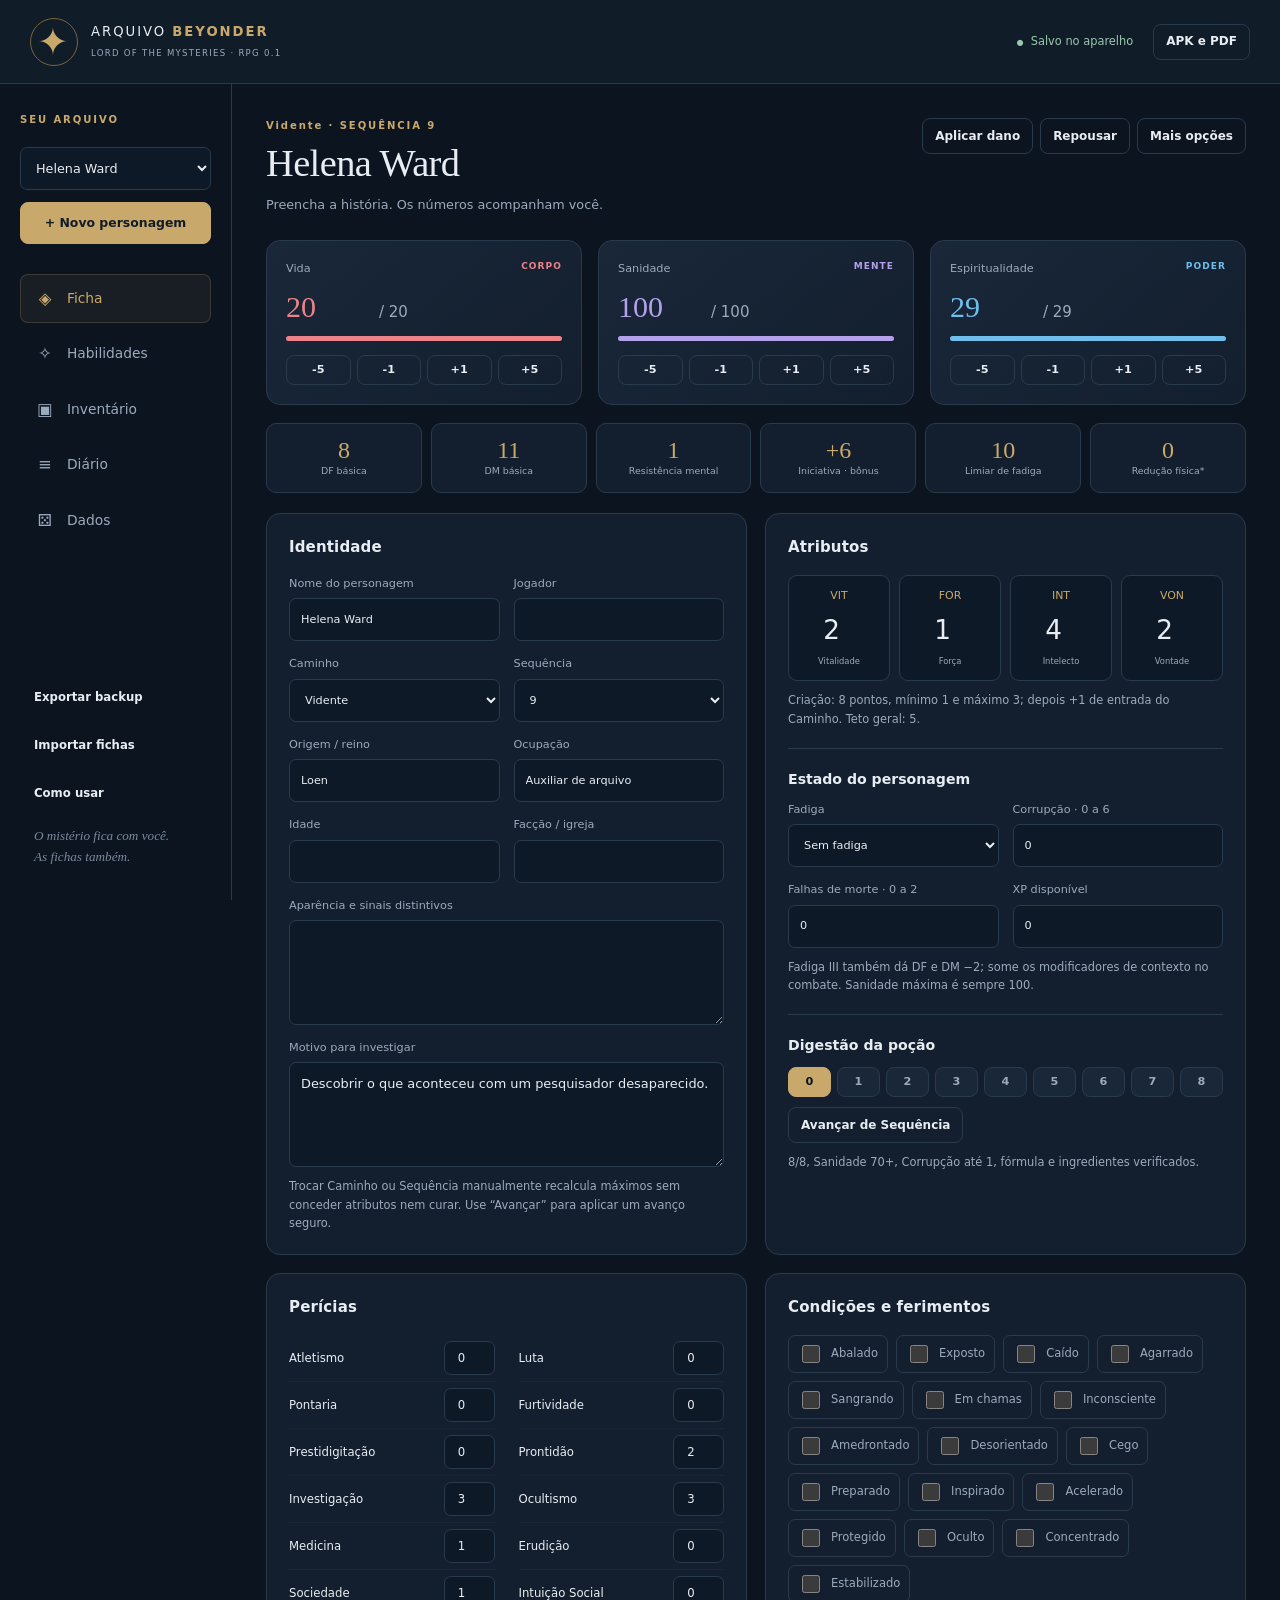
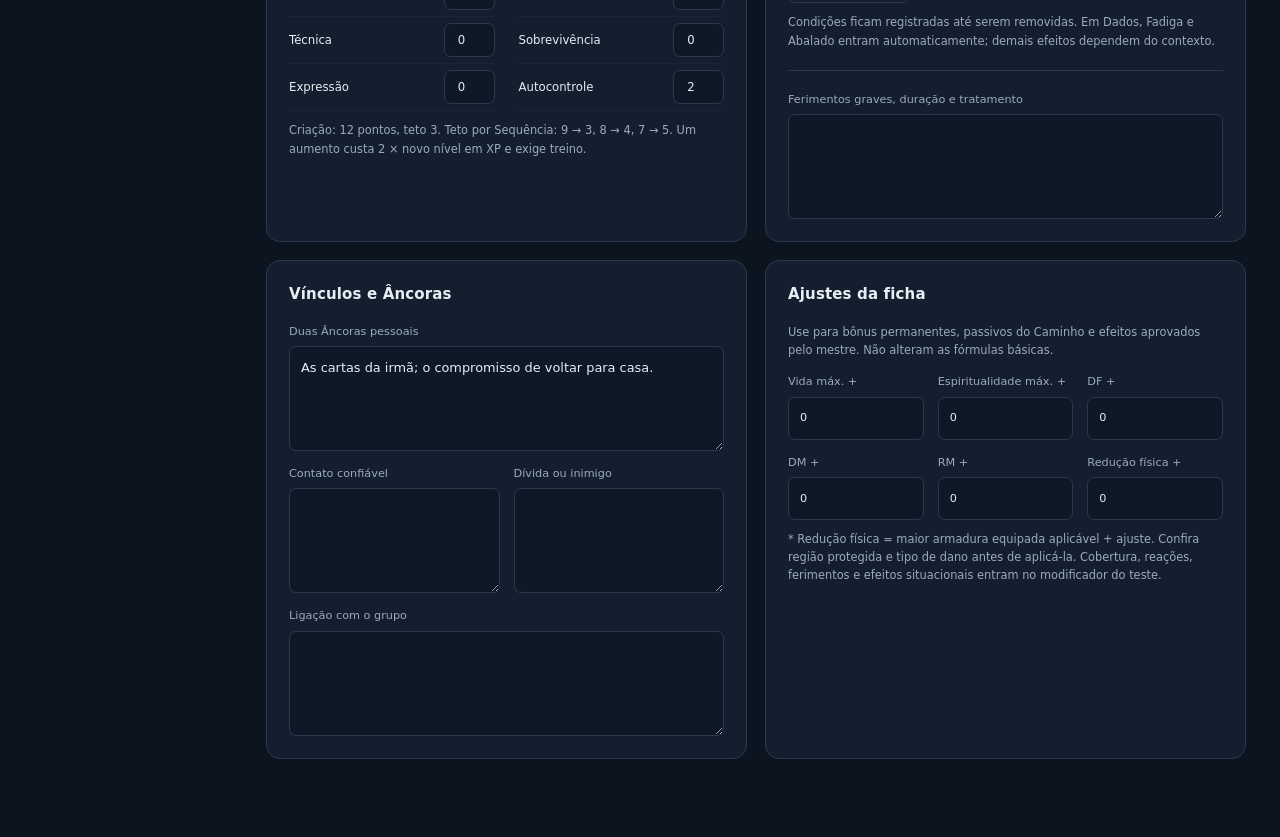
<file: app-jogadores/index.html>
<!doctype html>
<html lang="pt-BR">
<head>
  <meta charset="utf-8">
  <meta name="viewport" content="width=device-width,initial-scale=1,viewport-fit=cover">
  <meta name="theme-color" content="#111c29">
  <meta name="description" content="Suas fichas de Lord of the Mysteries. Vida, Sanidade, Espiritualidade, inventário e investigação, mesmo offline.">
  <title>Arquivo Beyonder — Fichas</title>
  <link rel="manifest" href="./manifest.webmanifest">
  <link rel="icon" href="./icons/icon.svg" type="image/svg+xml">
  <link rel="apple-touch-icon" href="./icons/icon-192.png">
  <link rel="stylesheet" href="./styles.css">
</head>
<body>
  <header class="topbar">
    <a href="#ficha" class="brand" aria-label="Arquivo Beyonder, início">
      <span class="sigil" aria-hidden="true">✦</span>
      <span>ARQUIVO <b>BEYONDER</b><small>LORD OF THE MYSTERIES · RPG 0.1</small></span>
    </a>
    <span class="save-state" id="save-state" role="status">Salvo no aparelho</span>
    <button id="install" class="ghost small">Instalar no Android</button>
  </header>

  <div class="app-shell">
    <aside class="sidebar">
      <p class="eyebrow">SEU ARQUIVO</p>
      <label class="sr-only" for="character-select">Personagem ativo</label>
      <select id="character-select"></select>
      <button class="primary" data-action="new">+ Novo personagem</button>
      <nav aria-label="Seções da ficha">
        <a href="#ficha" data-tab="ficha"><span aria-hidden="true">◈</span> Ficha</a>
        <a href="#habilidades" data-tab="habilidades"><span aria-hidden="true">✧</span> Habilidades</a>
        <a href="#inventario" data-tab="inventario"><span aria-hidden="true">▣</span> Inventário</a>
        <a href="#diario" data-tab="diario"><span aria-hidden="true">≡</span> Diário</a>
        <a href="#dados" data-tab="dados"><span aria-hidden="true">⚄</span> Dados</a>
      </nav>
      <div class="sidebar-bottom">
        <button class="ghost" data-action="backup">Exportar backup</button>
        <button class="ghost" data-action="import">Importar fichas</button>
        <button class="ghost" data-action="help">Como usar</button>
        <p>O mistério fica com você.<br/>As fichas também.</p>
      </div>
    </aside>
    <main id="main" tabindex="-1"></main>
  </div>

  <dialog id="dialog">
    <form id="modal-form">
      <div class="modal-head">
        <h2 id="modal-title"></h2>
        <button type="button" class="icon-btn" id="close-modal" aria-label="Fechar">×</button>
      </div>
      <div id="modal-content"></div>
      <div class="modal-actions">
        <button type="button" class="ghost" id="cancel-modal">Cancelar</button>
        <button type="submit" class="primary" id="submit-modal">Salvar</button>
      </div>
    </form>
  </dialog>

  <input id="import-file" type="file" accept="application/json,.json" hidden>
  <div id="toast" role="status" aria-live="polite"></div>
  <noscript>Ative JavaScript para preencher e salvar a ficha.</noscript>
  <script type="module" src="./app.js"></script>
</body>
</html>
</file>
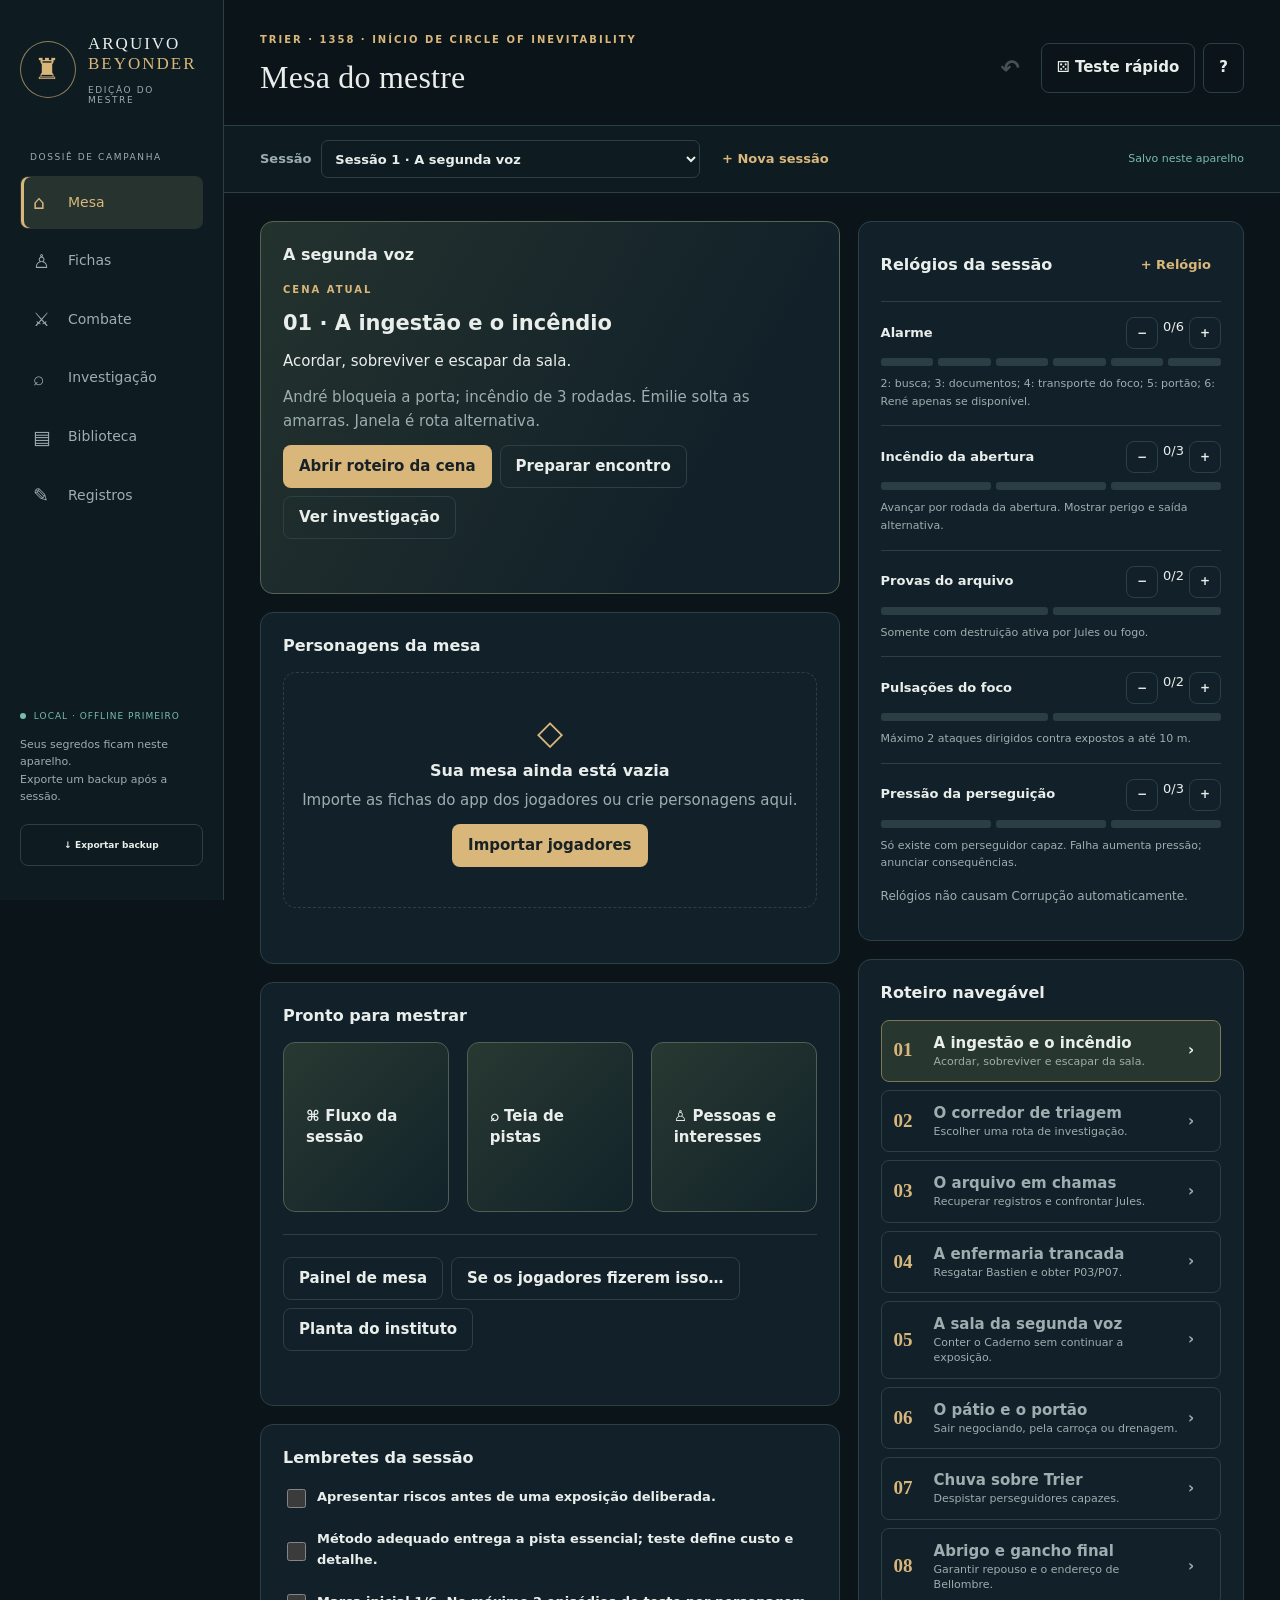
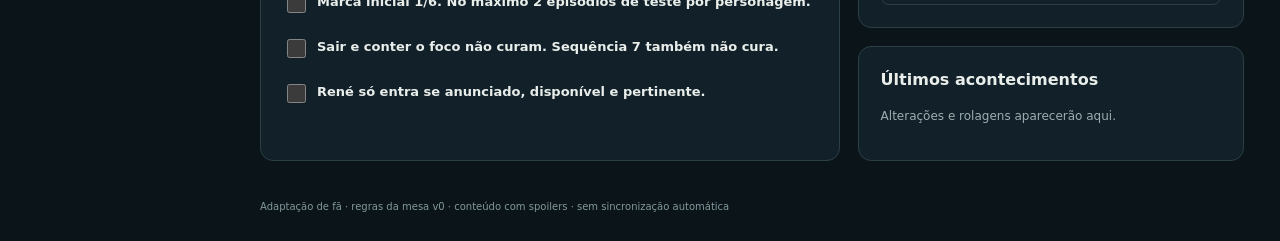
<file: app-mestre/index.html>
<!doctype html>
<html lang="pt-BR">
<head>
  <meta charset="utf-8">
  <meta name="viewport" content="width=device-width,initial-scale=1,viewport-fit=cover">
  <meta name="theme-color" content="#101d23">
  <meta name="description" content="Arquivo Beyonder: mesa do mestre, fichas de NPCs, combate e investigação offline.">
  <link rel="manifest" href="manifest.webmanifest">
  <link rel="icon" href="icons/icon.svg" type="image/svg+xml">
  <link rel="stylesheet" href="styles.css">
  <title>Arquivo Beyonder · Mestre</title>
</head>
<body>
  <a class="skip" href="#main">Ir para o conteúdo</a>
  <div class="layout">
    <aside class="sidebar">
      <a class="brand" href="./">
        <span class="brand-seal">♜</span>
        <span>ARQUIVO<br><b>BEYONDER</b><small>EDIÇÃO DO MESTRE</small></span>
      </a>
      <div class="sidebar-label">DOSSIÊ DE CAMPANHA</div>
      <nav id="nav" aria-label="Seções do mestre"></nav>
      <div class="side-bottom">
        <span class="status-dot"></span> LOCAL · OFFLINE PRIMEIRO
        <p>Seus segredos ficam neste aparelho.<br>Exporte um backup após a sessão.</p>
        <button data-action="backup" class="outline full">↓ Exportar backup</button>
      </div>
    </aside>

    <div class="workspace">
      <header>
        <div class="header-titles">
          <div class="eyebrow">TRIER · 1358 · INÍCIO DE CIRCLE OF INEVITABILITY</div>
          <h1 id="page-title">Mesa do mestre</h1>
        </div>
        <div class="header-tools">
          <button data-action="undo" class="icon-button" id="undo" aria-label="Desfazer última alteração" title="Desfazer">↶</button>
          <button data-action="quick-test" class="outline">⚄ <span>Teste rápido</span></button>
          <button data-action="help" class="outline" aria-label="Ajuda e regras">?</button>
        </div>
      </header>
      <div class="session-bar">
        <label>Sessão <select id="session-picker" aria-label="Sessão ativa"></select></label>
        <button data-action="new-session" class="text-button">+ Nova sessão</button>
        <span id="save-status" role="status">Salvo neste aparelho</span>
      </div>
      <main id="main" tabindex="-1"></main>
      <footer>Adaptação de fã · regras da mesa v0 · conteúdo com spoilers · sem sincronização automática</footer>
    </div>
  </div>

  <div id="toast" role="status" aria-live="polite"></div>
  <dialog id="dialog" aria-labelledby="dialog-title">
    <div class="dialog-head">
      <div>
        <span class="eyebrow" id="dialog-kicker">ARQUIVO DO MESTRE</span>
        <h2 id="dialog-title"></h2>
      </div>
      <button id="dialog-close" class="icon-button" aria-label="Fechar">×</button>
    </div>
    <div id="dialog-body"></div>
  </dialog>
  <input type="file" id="import-file" accept=".json,application/json,text/plain" hidden>
  <noscript>Ative JavaScript para usar as fichas e os cálculos.</noscript>
  <script type="module" src="gm-app.js"></script>
</body>
</html>
</file>
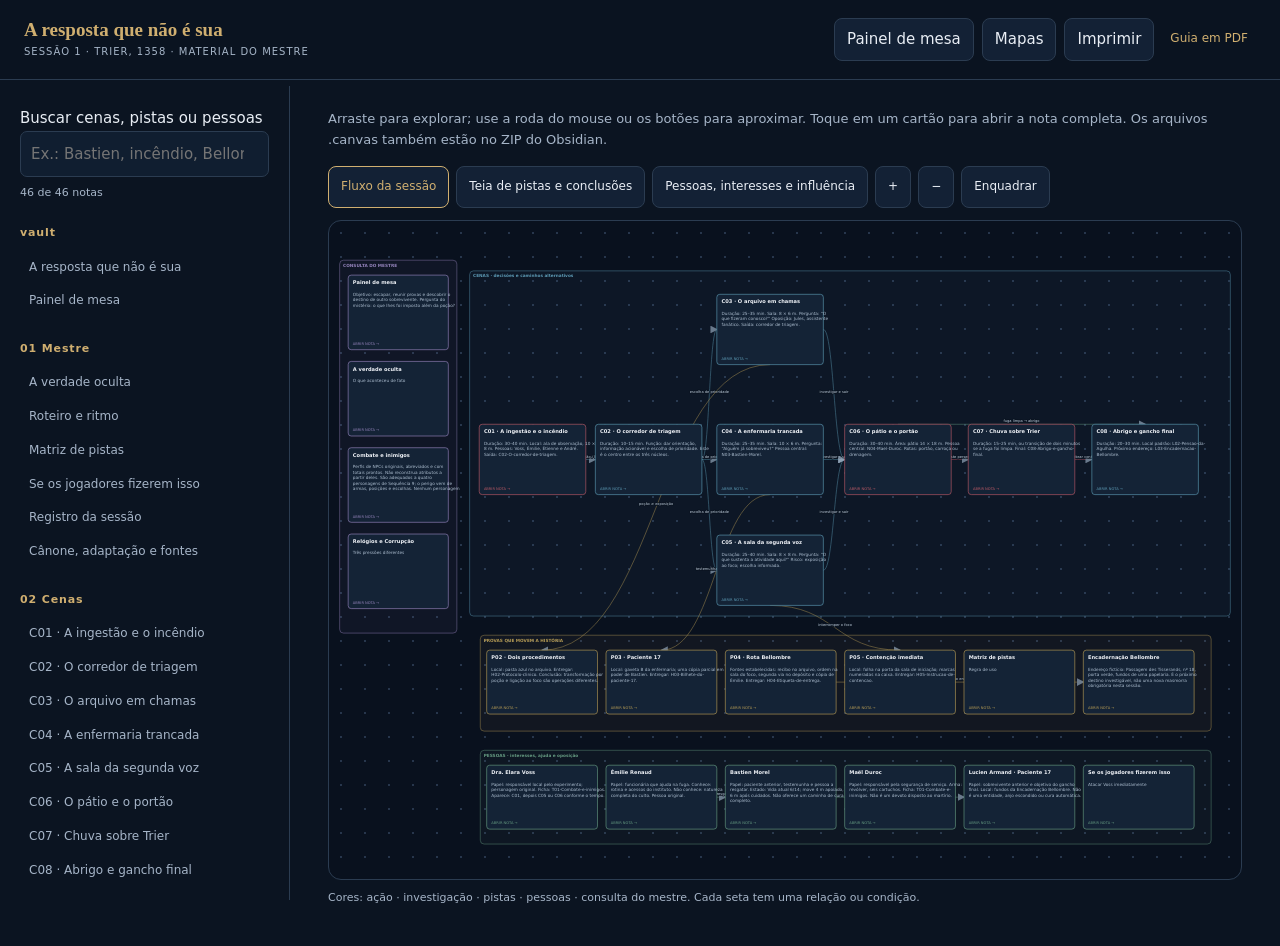
<file: obsidian-sessao-1/Sessao-1-A-resposta-que-nao-e-sua/index.html>
<!doctype html><html lang="pt-BR"><head><meta charset="utf-8"><meta name="viewport" content="width=device-width,initial-scale=1"><title>A resposta que não é sua · Mesa do mestre</title><meta name="description" content="Sessão de Lord of the Mysteries pronta para mestrar: Canvas, pistas, cenas e handouts."><style>
    :root{color-scheme:dark;--bg:#0b1421;--panel:#132135;--line:#2b3c51;--text:#e9eef5;--muted:#a6b5c8;--gold:#d0af70;font:15px/1.65 system-ui,sans-serif}*{box-sizing:border-box}body{margin:0;background:var(--bg);color:var(--text)}button,input{font:inherit}button,a{touch-action:manipulation}button{cursor:pointer;border:1px solid var(--line);border-radius:8px;background:var(--panel);color:var(--text);padding:8px 12px;min-height:42px}button:hover,button.active{border-color:var(--gold);color:var(--gold)}button:focus-visible,a:focus-visible,input:focus-visible{outline:2px solid var(--gold);outline-offset:3px}header{padding:18px 24px;border-bottom:1px solid var(--line);display:flex;align-items:center;gap:16px;position:sticky;top:0;background:#0b1421f5;z-index:4}header strong{font:600 19px Georgia,serif;color:var(--gold)}header small{display:block;font-size:10px;letter-spacing:.1em;color:var(--muted)}.top-actions{margin-left:auto;display:flex;gap:8px;flex-wrap:wrap}.download{color:var(--gold);font-size:12px;align-self:center;padding:8px;text-decoration:none}.layout{display:grid;grid-template-columns:290px minmax(0,1fr)}aside.nav{position:sticky;top:86px;height:calc(100dvh - 86px);overflow:auto;padding:20px;border-right:1px solid var(--line)}input{width:100%;background:#101e30;border:1px solid var(--line);border-radius:7px;color:var(--text);padding:10px}.nav h3{font-size:11px;color:var(--gold);letter-spacing:.08em;margin:22px 0 8px}.nav a{display:block;padding:7px 9px;color:var(--muted);font-size:12px;text-decoration:none;border-radius:6px}.nav a:hover,.nav a.active{background:#d0af7014;color:var(--text)}main{padding:28px 38px;min-width:0}.note{max-width:1000px;margin:auto}.note h1{font:400 33px/1.2 Georgia,serif;color:var(--gold);margin:0 0 22px}.note h2{font-size:20px;margin-top:30px;border-bottom:1px solid var(--line);padding-bottom:9px}.note h3{font-size:16px;margin-top:24px;color:#d4dfec}.note p,.note li{font-size:14px}.note p{margin:13px 0}.note li{margin:7px 0}.note a{color:#9dc9e4;text-underline-offset:3px}.note strong{color:#f4f3e9}.note blockquote,.callout{margin:18px 0;padding:14px 18px;border-left:3px solid var(--gold);background:#d0af700b;color:#d9d9d1}.note blockquote{font-family:Georgia,serif;font-size:16px}.table-wrap{overflow:auto;margin:18px 0;border:1px solid var(--line);border-radius:9px}table{width:100%;border-collapse:collapse;font-size:12px}th,td{padding:10px 12px;text-align:left;vertical-align:top;border-bottom:1px solid var(--line)}th{background:#1c3047;color:var(--gold)}tr:nth-child(even){background:#ffffff03}figure{margin:22px 0}figure img{max-width:100%;background:#f7f4ec;border-radius:8px}code{background:#ffffff09;padding:1px 5px;border-radius:4px}.map-panel{padding:0}.map-intro{color:var(--muted);font-size:13px;margin:0 0 15px}.map-toolbar{display:flex;gap:7px;flex-wrap:wrap;margin-bottom:12px}.map-toolbar button{font-size:12px}.viewport{height:calc(100dvh - 240px);min-height:470px;border:1px solid var(--line);border-radius:13px;background-color:#09111e;background-image:radial-gradient(#27364c 1px,transparent 1px);background-size:24px 24px;overflow:hidden;touch-action:none}.map-svg{display:block;width:100%;height:100%;user-select:none}.map-card{cursor:pointer}.map-card:hover>rect{fill:#1b314b;stroke-width:5}.status{font-size:11px;color:var(--muted);margin-top:9px}.hidden{display:none!important}.mobile-toggle{display:none}footer{font-size:11px;color:var(--muted);margin-top:30px;border-top:1px solid var(--line);padding-top:15px}.back-button{font-size:12px;margin-bottom:18px}#search-count{font-size:11px;color:var(--muted);margin-top:7px}@media(max-width:800px){header{padding:13px 15px;gap:9px;flex-wrap:wrap}header strong{font-size:17px}.top-actions{gap:5px}header button{font-size:11px;padding:5px 8px;min-height:34px}.download{font-size:10px;padding:4px}.layout{display:block}aside.nav{position:fixed;left:0;top:110px;bottom:0;width:min(320px,88vw);height:auto;z-index:8;background:var(--bg);box-shadow:20px 0 60px #0008;display:none}aside.nav.open{display:block}.mobile-toggle{display:block}main{padding:22px 15px}.note h1{font-size:27px}.note p,.note li{font-size:14px}.viewport{height:65dvh;min-height:440px}.map-toolbar button{font-size:10px;padding:6px 8px}.map-intro{font-size:12px}}@media print{header,aside.nav,.map-toolbar,.back-button,.status{display:none!important}.layout{display:block}main{padding:0}.note{color:#172434;max-width:none}.note h1,.note h2,.note h3,.note strong{color:#172434}body{background:white;color:#172434}.note p,.note li{font-size:10pt}table{font-size:8pt}th,td{border-color:#ccd3da}th{background:#eee;color:#172434}.note a{color:#334f69}.note blockquote{color:#333}.table-wrap{overflow:visible}footer{color:#555}}</style></head><body><header><div><strong>A resposta que não é sua</strong><small>SESSÃO 1 · TRIER, 1358 · MATERIAL DO MESTRE</small></div><div class="top-actions"><button id="toggle-nav" class="mobile-toggle">Notas</button><button id="home">Painel de mesa</button><button id="maps">Mapas</button><button id="print">Imprimir</button><a class="download" href="Guia-do-mestre.pdf" data-download="zip">Guia em PDF</a></div></header><div class="layout"><aside class="nav" id="nav"><label for="search">Buscar cenas, pistas ou pessoas</label><input id="search" type="search" placeholder="Ex.: Bastien, incêndio, Bellombre"><p id="search-count"></p><div id="note-list"></div></aside><main></main></div><script type="application/json" id="notes-data">{"00-COMECE-AQUI": {"title": "A resposta que não é sua", "folder": "vault", "body": "<h1>A resposta que não é sua<\/h1><p><strong>Lord of the Mysteries RPG · sessão 1 · Trier, 1358 · quatro personagens de Sequência 9 · 4 a 5 horas.<\/strong><\/p><aside class=\"callout\">Material do mestre<br>O vault contém segredos, respostas do mistério e consequências. Entregue aos jogadores somente os arquivos da pasta <code>08-Handouts<\/code>, conforme forem encontrados. O PDF dos handouts também é separado do guia do mestre.<\/aside><h2>Começar em quinze minutos<\/h2><ol><li>Leia <a href=\"#n=M01-Verdade-oculta\" data-note=\"M01-Verdade-oculta\">M01-Verdade-oculta<\/a> e <a href=\"#n=00-Painel-de-mesa\" data-note=\"00-Painel-de-mesa\">00-Painel-de-mesa<\/a>.<\/li><li>Abra <a href=\"#map=01-Fluxo-da-sessao\" data-map=\"01-Fluxo-da-sessao\">Canvas principal<\/a>. Dê dois cliques nas notas para abri-las; aproxime o mapa para ler os cartões.<\/li><li>Consulte <a href=\"#n=M02-Roteiro-e-ritmo\" data-note=\"M02-Roteiro-e-ritmo\">M02-Roteiro-e-ritmo<\/a> e marque as três cenas que quer priorizar.<\/li><li>Deixe <a href=\"#n=T01-Combate-e-inimigos\" data-note=\"T01-Combate-e-inimigos\">T01-Combate-e-inimigos<\/a> e <a href=\"#n=T02-Relogios-e-corrupcao\" data-note=\"T02-Relogios-e-corrupcao\">T02-Relogios-e-corrupcao<\/a> abertos.<\/li><li>Separe os handouts H01, H02 e H03. Os demais são alternativas.<\/li><li>Comece em <a href=\"#n=C01-A-ingestao-e-o-incendio\" data-note=\"C01-A-ingestao-e-o-incendio\">C01-A-ingestao-e-o-incendio<\/a>.<\/li><\/ol><h2>O que você vai mestrar<\/h2><p>Os personagens despertam presos, são obrigados a beber poções e passam por uma iniciação vinculada a uma influência exterior. Um erro dos sequestradores interrompe a operação. Com a sala pegando fogo e guardas tentando conter as vítimas, o grupo precisa agir imediatamente.<\/p><p>Depois da primeira fuga, três núcleos oferecem investigação, resgate, recursos e novos confrontos. A saída culmina num impasse armado ou numa fuga física pelos subterrâneos. As provas levam à Encadernação Bellombre e ao Paciente 17.<\/p><p><strong>Ao final:<\/strong> os sobreviventes estão livres, marcados por Corrupção 1/6 ou pelos aumentos que realmente sofreram, e têm um objetivo concreto para a próxima sessão. Sequência 7 não cura a condição. Uma intervenção em nível de semideus será uma possibilidade distante, sem garantia.<\/p><h2>Três mapas nativos do Obsidian<\/h2><ul><li><a href=\"#map=01-Fluxo-da-sessao\" data-map=\"01-Fluxo-da-sessao\">01 · Fluxo da sessão<\/a>: cenas, escolhas, pessoas e consequências.<\/li><li><a href=\"#map=02-Teia-de-pistas\" data-map=\"02-Teia-de-pistas\">02 · Teia de pistas<\/a>: provas e conclusões com caminhos redundantes.<\/li><li><a href=\"#map=03-Pessoas-e-interesses\" data-map=\"03-Pessoas-e-interesses\">03 · Pessoas e interesses<\/a>: relações entre culto, vítimas, testemunhas e objetos.<\/li><\/ul><p>Também existe a planta em <a href=\"#n=L01-Instituto-Vauquelin\" data-note=\"L01-Instituto-Vauquelin\">L01-Instituto-Vauquelin<\/a>. O grafo normal do Obsidian funciona com os links deste vault, sem plugins adicionais.<\/p><h2>Os cinco ganchos preservados<\/h2><ol><li>Célula local dos Entry Persons: <a href=\"#n=M01-Verdade-oculta\" data-note=\"M01-Verdade-oculta\">M01-Verdade-oculta<\/a>.<\/li><li>Ingestão forçada de poções convencionais: <a href=\"#n=C01-A-ingestao-e-o-incendio\" data-note=\"C01-A-ingestao-e-o-incendio\">C01-A-ingestao-e-o-incendio<\/a>.<\/li><li>Iniciação ligada ao Delírio Inextinguível: <a href=\"#n=C05-A-sala-da-segunda-voz\" data-note=\"C05-A-sala-da-segunda-voz\">C05-A-sala-da-segunda-voz<\/a>.<\/li><li>Interrupção e fuga: <a href=\"#n=C01-A-ingestao-e-o-incendio\" data-note=\"C01-A-ingestao-e-o-incendio\">C01-A-ingestao-e-o-incendio<\/a> e <a href=\"#n=C06-O-patio-e-o-portao\" data-note=\"C06-O-patio-e-o-portao\">C06-O-patio-e-o-portao<\/a>.<\/li><li>Ligação persistente, investigação e busca de contenção: <a href=\"#n=C08-Abrigo-e-gancho-final\" data-note=\"C08-Abrigo-e-gancho-final\">C08-Abrigo-e-gancho-final<\/a>.<\/li><\/ol><h2>Instalar o vault<\/h2><p>Extraia todo o ZIP. No Obsidian, escolha <strong>Abrir pasta como vault<\/strong> e selecione a pasta que contém este arquivo e <code>.obsidian<\/code>. Não é necessário instalar plugins da comunidade. No Android, coloque a pasta numa localização acessível ao Obsidian e use a mesma opção de abertura.<\/p><p>Sem Obsidian, abra <code>index.html<\/code> do pacote num navegador: ele contém um leitor offline e os três mapas navegáveis. Você também pode usar o guia PDF.<\/p><h2>Sobre o cenário<\/h2><p>Adaptação de fã, não oficial. A ambientação parte do início de Circle of Inevitability. O instituto, os NPCs, os objetos, as falas e a aventura são originais. <a href=\"#n=M06-Canon-e-fontes\" data-note=\"M06-Canon-e-fontes\">M06-Canon-e-fontes<\/a> separa referências da novel das nossas regras e invenções.<\/p><h2>Navegação<\/h2><p><a href=\"#n=00-Painel-de-mesa\" data-note=\"00-Painel-de-mesa\">00-Painel-de-mesa<\/a> · <a href=\"#n=M03-Matriz-de-pistas\" data-note=\"M03-Matriz-de-pistas\">M03-Matriz-de-pistas<\/a> · <a href=\"#n=M04-Se-os-jogadores-fizerem-isso\" data-note=\"M04-Se-os-jogadores-fizerem-isso\">M04-Se-os-jogadores-fizerem-isso<\/a> · <a href=\"#n=M05-Registro-da-sessao\" data-note=\"M05-Registro-da-sessao\">M05-Registro-da-sessao<\/a> · <a href=\"#n=T03-Tabelas-de-improviso\" data-note=\"T03-Tabelas-de-improviso\">T03-Tabelas-de-improviso<\/a><\/p>", "search": "# a resposta que não é sua\n\n**lord of the mysteries rpg · sessão 1 · trier, 1358 · quatro personagens de sequência 9 · 4 a 5 horas.**\n\n> [!warning] material do mestre\n> o vault contém segredos, respostas do mistério e consequências. entregue aos jogadores somente os arquivos da pasta `08-handouts`, conforme forem encontrados. o pdf dos handouts também é separado do guia do mestre.\n\n## começar em quinze minutos\n\n1. leia [[m01-verdade-oculta]] e [[00-painel-de-mesa]].\n2. abra [[mapas/01-fluxo-da-sessao.canvas|canvas principal]]. dê dois cliques nas notas para abri-las; aproxime o mapa para ler os cartões.\n3. consulte [[m02-roteiro-e-ritmo]] e marque as três cenas que quer priorizar.\n4. deixe [[t01-combate-e-inimigos]] e [[t02-relogios-e-corrupcao]] abertos.\n5. separe os handouts h01, h02 e h03. os demais são alternativas.\n6. comece em [[c01-a-ingestao-e-o-incendio]].\n\n## o que você vai mestrar\n\nos personagens despertam presos, são obrigados a beber poções e passam por uma iniciação vinculada a uma influência exterior. um erro dos sequestradores interrompe a operação. com a sala pegando fogo e guardas tentando conter as vítimas, o grupo precisa agir imediatamente.\n\ndepois da primeira fuga, três núcleos oferecem investigação, resgate, recursos e novos confrontos. a saída culmina num impasse armado ou numa fuga física pelos subterrâneos. as provas levam à encadernação bellombre e ao paciente 17.\n\n**ao final:** os sobreviventes estão livres, marcados por corrupção 1/6 ou pelos aumentos que realmente sofreram, e têm um objetivo concreto para a próxima sessão. sequência 7 não cura a condição. uma intervenção em nível de semideus será uma possibilidade distante, sem garantia.\n\n## três mapas nativos do obsidian\n\n- [[mapas/01-fluxo-da-sessao.canvas|01 · fluxo da sessão]]: cenas, escolhas, pessoas e consequências.\n- [[mapas/02-teia-de-pistas.canvas|02 · teia de pistas]]: provas e conclusões com caminhos redundantes.\n- [[mapas/03-pessoas-e-interesses.canvas|03 · pessoas e interesses]]: relações entre culto, vítimas, testemunhas e objetos.\n\ntambém existe a planta em [[l01-instituto-vauquelin]]. o grafo normal do obsidian funciona com os links deste vault, sem plugins adicionais.\n\n## os cinco ganchos preservados\n\n1. célula local dos entry persons: [[m01-verdade-oculta]].\n2. ingestão forçada de poções convencionais: [[c01-a-ingestao-e-o-incendio]].\n3. iniciação ligada ao delírio inextinguível: [[c05-a-sala-da-segunda-voz]].\n4. interrupção e fuga: [[c01-a-ingestao-e-o-incendio]] e [[c06-o-patio-e-o-portao]].\n5. ligação persistente, investigação e busca de contenção: [[c08-abrigo-e-gancho-final]].\n\n## instalar o vault\n\nextraia todo o zip. no obsidian, escolha **abrir pasta como vault** e selecione a pasta que contém este arquivo e `.obsidian`. não é necessário instalar plugins da comunidade. no android, coloque a pasta numa localização acessível ao obsidian e use a mesma opção de abertura.\n\nsem obsidian, abra `index.html` do pacote num navegador: ele contém um leitor offline e os três mapas navegáveis. você também pode usar o guia pdf.\n\n## sobre o cenário\n\nadaptação de fã, não oficial. a ambientação parte do início de circle of inevitability. o instituto, os npcs, os objetos, as falas e a aventura são originais. [[m06-canon-e-fontes]] separa referências da novel das nossas regras e invenções.\n\n## navegação\n\n[[00-painel-de-mesa]] · [[m03-matriz-de-pistas]] · [[m04-se-os-jogadores-fizerem-isso]] · [[m05-registro-da-sessao]] · [[t03-tabelas-de-improviso]]"}, "00-Painel-de-mesa": {"title": "Painel de mesa", "folder": "vault", "body": "<h1>Painel de mesa<\/h1><p><strong>Objetivo:<\/strong> escapar, reunir provas e descobrir o destino de outro sobrevivente. <strong>Pergunta do mistério:<\/strong> o que lhes foi imposto além da poção?<\/p><h2>Antes de falar<\/h2><ul><li>Grupo: quatro personagens, Caminhos já escolhidos. Barras cheias após a transformação; Corrupção 1/6.<\/li><li>Não há rolagem para impedir a premissa combinada. Há escolhas reais sobre como agir durante a interrupção.<\/li><li>Os personagens ouviram uma exposição incompleta. Ainda não conhecem a cosmologia ou o nome completo da entidade.<\/li><li>Uma pista essencial vem de uma busca adequada. O teste decide tempo, detalhe, custo ou risco, sem bloquear a sessão.<\/li><\/ul><h2>Ordem e tempo de mesa<\/h2><div class=\"table-wrap\"><table><tr><th>Momento<\/th><th>Tempo aproximado<\/th><th>Abra<\/th><\/tr><tr><td>Lembranças, poções, acidente e primeira ação<\/td><td>30–40 min<\/td><td><a href=\"#n=C01-A-ingestao-e-o-incendio\" data-note=\"C01-A-ingestao-e-o-incendio\">C01-A-ingestao-e-o-incendio<\/a><\/td><\/tr><tr><td>Triagem, recursos e escolha de rota<\/td><td>10–15 min<\/td><td><a href=\"#n=C02-O-corredor-de-triagem\" data-note=\"C02-O-corredor-de-triagem\">C02-O-corredor-de-triagem<\/a><\/td><\/tr><tr><td>Dois núcleos investigativos, com ação<\/td><td>75–100 min<\/td><td><a href=\"#n=C03-O-arquivo-em-chamas\" data-note=\"C03-O-arquivo-em-chamas\">C03-O-arquivo-em-chamas<\/a>, <a href=\"#n=C04-A-enfermaria-trancada\" data-note=\"C04-A-enfermaria-trancada\">C04-A-enfermaria-trancada<\/a>, <a href=\"#n=C05-A-sala-da-segunda-voz\" data-note=\"C05-A-sala-da-segunda-voz\">C05-A-sala-da-segunda-voz<\/a><\/td><\/tr><tr><td>Impasse no pátio ou drenagem<\/td><td>30–40 min<\/td><td><a href=\"#n=C06-O-patio-e-o-portao\" data-note=\"C06-O-patio-e-o-portao\">C06-O-patio-e-o-portao<\/a><\/td><\/tr><tr><td>Perseguição, se houver perseguidor<\/td><td>15–25 min<\/td><td><a href=\"#n=C07-Chuva-sobre-Trier\" data-note=\"C07-Chuva-sobre-Trier\">C07-Chuva-sobre-Trier<\/a><\/td><\/tr><tr><td>Abrigo, consequências, Bellombre<\/td><td>20–30 min<\/td><td><a href=\"#n=C08-Abrigo-e-gancho-final\" data-note=\"C08-Abrigo-e-gancho-final\">C08-Abrigo-e-gancho-final<\/a><\/td><\/tr><\/table><\/div><p>Dois núcleos bastam. O terceiro é opcional. Para três horas, use arquivo + enfermaria e uma fuga curta; para cinco horas, permita os três e uma perseguição completa. Não acrescente encontros para punir uma fuga bem planejada.<\/p><h2>As quatro respostas essenciais<\/h2><ol><li><strong>Poção e exposição são procedimentos distintos.<\/strong> P02, P01 ou P07.<\/li><li><strong>Sair do prédio não encerra o vínculo.<\/strong> P03, P05 ou Bastien.<\/li><li><strong>O Paciente 17 sobreviveu e foi retirado.<\/strong> P03, P04 ou Bastien.<\/li><li><strong>O próximo endereço é Bellombre.<\/strong> P04, P03 ou Émilie.<\/li><\/ol><p><a href=\"#n=M03-Matriz-de-pistas\" data-note=\"M03-Matriz-de-pistas\">M03-Matriz-de-pistas<\/a> contém localização, conteúdo, redundância e o que revelar em cada resultado.<\/p><h2>Estado da mesa<\/h2><ul><li><strong>Alarme:<\/strong> 0 / 1 / 2 / 3 / 4 / 5 / 6. Marque por consequências concretas, não por perguntas.<\/li><li><strong>Perigo do incêndio inicial:<\/strong> três rodadas; começa quando as contenções cedem. Fim da terceira bloqueia a porta, com saída pela janela de manutenção.<\/li><li><strong>Arquivo:<\/strong> provas ameaçadas em duas rodadas apenas se Jules já acendeu a bacia e os personagens disputam a sala.<\/li><li><strong>Caderno:<\/strong> fechado / aberto; no máximo duas pulsações do foco na cena C05.<\/li><li><strong>Testes da marca:<\/strong> anote por personagem. No máximo dois episódios de exposição na sessão; uma rolagem por personagem em cada episódio aplicável.<\/li><li><strong>Bastien:<\/strong> leito / resgatado / acompanhado por Émilie / capturado / morto.<\/li><li><strong>Caderno:<\/strong> no instituto / levado / escondido / danificado. Dano não é cura da marca.<\/li><\/ul><h2>Consultas rápidas<\/h2><p><strong>Teste:<\/strong> 2d6 + atributo + perícia ≥ dificuldade. <strong>7 / 9 / 12 / 16.<\/strong><\/p><p><strong>Ataque:<\/strong> FOR + Luta corpo a corpo; INT + Pontaria à distância; contra DF. Mental usa o teste escrito contra DM. Dois 1 sempre erram; margem 5+ dá +2 dano; dois 6 com total suficiente ou margem 8+ geram crítico de alvo único.<\/p><p><strong>Turno:<\/strong> uma ação, 8 m de movimento, uma reação por rodada. Reação renova no início do próprio turno. Esquivar/aparar aplicável: +2 DF antes da rolagem. Meia cobertura +2 DF. Armadura reduz dano.<\/p><p><strong>Vida 0:<\/strong> no início do turno, 2d6 + VIT vs. 7. Duas falhas matam; dois 1 contam duas. Medicina 9 + kit estabiliza em contato com uma ação. Sem kit: dificuldade +3.<\/p><p><strong>Fadiga:<\/strong> uma ativação ≥ teto(Espiritualidade máxima/3) gera um nível após o efeito. I/II/III: −1/−2/−3 em testes; II não corre; III move 4 m e tem DF/DM −2.<\/p><h2>Quatro frases para destravar a mesa<\/h2><ul><li>“A porta está livre, mas o carrinho com seus pertences está indo para o arquivo. O que vocês priorizam?”<\/li><li>“A mulher não sabe o que vocês são. Ela quer sair viva e tem uma chave.”<\/li><li>“As três salas parecem acessíveis. Vocês podem começar por qualquer uma.”<\/li><li>“Vocês já têm um endereço e uma testemunha. Permanecer pode render mais informação, mas a saída está ficando vigiada.”<\/li><\/ul><h2>Encerramento e recompensa<\/h2><p>2 XP pela sessão; +1 objetivo importante; +1 consequência duradoura, máximo 4. Digestão: só por interpretação significativa, uma marca ou duas num dilema real, respeitando o livro. Recuperar arma, salvar testemunha e obter contato são recompensas concretas. Não dê uma poção de avanço como prêmio desta noite.<\/p><p><a href=\"#n=T01-Combate-e-inimigos\" data-note=\"T01-Combate-e-inimigos\">T01-Combate-e-inimigos<\/a> · <a href=\"#n=T02-Relogios-e-corrupcao\" data-note=\"T02-Relogios-e-corrupcao\">T02-Relogios-e-corrupcao<\/a> · <a href=\"#n=M04-Se-os-jogadores-fizerem-isso\" data-note=\"M04-Se-os-jogadores-fizerem-isso\">M04-Se-os-jogadores-fizerem-isso<\/a> · <a href=\"#n=M05-Registro-da-sessao\" data-note=\"M05-Registro-da-sessao\">M05-Registro-da-sessao<\/a><\/p>", "search": "# painel de mesa\n\n**objetivo:** escapar, reunir provas e descobrir o destino de outro sobrevivente. **pergunta do mistério:** o que lhes foi imposto além da poção?\n\n## antes de falar\n\n- grupo: quatro personagens, caminhos já escolhidos. barras cheias após a transformação; corrupção 1/6.\n- não há rolagem para impedir a premissa combinada. há escolhas reais sobre como agir durante a interrupção.\n- os personagens ouviram uma exposição incompleta. ainda não conhecem a cosmologia ou o nome completo da entidade.\n- uma pista essencial vem de uma busca adequada. o teste decide tempo, detalhe, custo ou risco, sem bloquear a sessão.\n\n## ordem e tempo de mesa\n\n| momento | tempo aproximado | abra |\n|---|---:|---|\n| lembranças, poções, acidente e primeira ação | 30–40 min | [[c01-a-ingestao-e-o-incendio]] |\n| triagem, recursos e escolha de rota | 10–15 min | [[c02-o-corredor-de-triagem]] |\n| dois núcleos investigativos, com ação | 75–100 min | [[c03-o-arquivo-em-chamas]], [[c04-a-enfermaria-trancada]], [[c05-a-sala-da-segunda-voz]] |\n| impasse no pátio ou drenagem | 30–40 min | [[c06-o-patio-e-o-portao]] |\n| perseguição, se houver perseguidor | 15–25 min | [[c07-chuva-sobre-trier]] |\n| abrigo, consequências, bellombre | 20–30 min | [[c08-abrigo-e-gancho-final]] |\n\ndois núcleos bastam. o terceiro é opcional. para três horas, use arquivo + enfermaria e uma fuga curta; para cinco horas, permita os três e uma perseguição completa. não acrescente encontros para punir uma fuga bem planejada.\n\n## as quatro respostas essenciais\n\n1. **poção e exposição são procedimentos distintos.** p02, p01 ou p07.\n2. **sair do prédio não encerra o vínculo.** p03, p05 ou bastien.\n3. **o paciente 17 sobreviveu e foi retirado.** p03, p04 ou bastien.\n4. **o próximo endereço é bellombre.** p04, p03 ou émilie.\n\n[[m03-matriz-de-pistas]] contém localização, conteúdo, redundância e o que revelar em cada resultado.\n\n## estado da mesa\n\n- **alarme:** 0 / 1 / 2 / 3 / 4 / 5 / 6. marque por consequências concretas, não por perguntas.\n- **perigo do incêndio inicial:** três rodadas; começa quando as contenções cedem. fim da terceira bloqueia a porta, com saída pela janela de manutenção.\n- **arquivo:** provas ameaçadas em duas rodadas apenas se jules já acendeu a bacia e os personagens disputam a sala.\n- **caderno:** fechado / aberto; no máximo duas pulsações do foco na cena c05.\n- **testes da marca:** anote por personagem. no máximo dois episódios de exposição na sessão; uma rolagem por personagem em cada episódio aplicável.\n- **bastien:** leito / resgatado / acompanhado por émilie / capturado / morto.\n- **caderno:** no instituto / levado / escondido / danificado. dano não é cura da marca.\n\n## consultas rápidas\n\n**teste:** 2d6 + atributo + perícia ≥ dificuldade. **7 / 9 / 12 / 16.**\n\n**ataque:** for + luta corpo a corpo; int + pontaria à distância; contra df. mental usa o teste escrito contra dm. dois 1 sempre erram; margem 5+ dá +2 dano; dois 6 com total suficiente ou margem 8+ geram crítico de alvo único.\n\n**turno:** uma ação, 8 m de movimento, uma reação por rodada. reação renova no início do próprio turno. esquivar/aparar aplicável: +2 df antes da rolagem. meia cobertura +2 df. armadura reduz dano.\n\n**vida 0:** no início do turno, 2d6 + vit vs. 7. duas falhas matam; dois 1 contam duas. medicina 9 + kit estabiliza em contato com uma ação. sem kit: dificuldade +3.\n\n**fadiga:** uma ativação ≥ teto(espiritualidade máxima/3) gera um nível após o efeito. i/ii/iii: −1/−2/−3 em testes; ii não corre; iii move 4 m e tem df/dm −2.\n\n## quatro frases para destravar a mesa\n\n- “a porta está livre, mas o carrinho com seus pertences está indo para o arquivo. o que vocês priorizam?”\n- “a mulher não sabe o que vocês são. ela quer sair viva e tem uma chave.”\n- “as três salas parecem acessíveis. vocês podem começar por qualquer uma.”\n- “vocês já têm um endereço e uma testemunha. permanecer pode render mais informação, mas a saída está ficando vigiada.”\n\n## encerramento e recompensa\n\n2 xp pela sessão; +1 objetivo importante; +1 consequência duradoura, máximo 4. digestão: só por interpretação significativa, uma marca ou duas num dilema real, respeitando o livro. recuperar arma, salvar testemunha e obter contato são recompensas concretas. não dê uma poção de avanço como prêmio desta noite.\n\n[[t01-combate-e-inimigos]] · [[t02-relogios-e-corrupcao]] · [[m04-se-os-jogadores-fizerem-isso]] · [[m05-registro-da-sessao]]"}, "M01-Verdade-oculta": {"title": "A verdade oculta", "folder": "01-Mestre", "body": "<h1>A verdade oculta<\/h1><h2>O que aconteceu de fato<\/h2><p>O Instituto Vauquelin é uma fachada de uma pequena célula dos Entry Persons. <a href=\"#n=N01-Elara-Voss\" data-note=\"N01-Elara-Voss\">N01-Elara-Voss<\/a> dirige a operação local. Uma instituição maior fornece dinheiro, vítimas e parte dos componentes, mas seus dirigentes não aparecem nesta sessão.<\/p><p>Há meses, um iniciado participou de uma tentativa de ascensão mental. O contato trouxe um vestígio de influência de um servidor do Delírio Inextinguível, fixado em <a href=\"#n=O01-Caderno-das-Respostas\" data-note=\"O01-Caderno-das-Respostas\">O01-Caderno-das-Respostas<\/a>. Essa origem é uma criação da campanha; não houve descida completa de um anjo ou Deus Exterior.<\/p><p>O caderno conserva uma influência limitada. Ele registra fragmentos de lembranças e respostas das pessoas expostas. Não conhece toda a vida das vítimas, não revela qualquer informação desejada e não permite comunicação irrestrita com o cosmos.<\/p><p>Voss testa a seguinte hipótese: uma iniciação durante a reorganização causada por uma poção produzirá receptáculos mais estáveis. As poções são fórmulas convencionais de Sequência 9. O componente de contaminação é a exposição ao caderno. Os personagens podem continuar em qualquer um dos seis Caminhos já disponíveis.<\/p><p>O culto espera produzir indivíduos que carreguem e retransmitam o vestígio. Uma manifestação mais completa dependeria de preparação posterior. Os personagens não se tornam portais automáticos.<\/p><h2>Por que estas vítimas?<\/h2><p>O instituto selecionou pessoas com algum isolamento social, rotina previsível ou uma situação que permitisse disfarçar o desaparecimento. Cada jogador escolhe uma ligação pessoal no início; isso existe antes de qualquer intervenção da entidade.<\/p><p>Para cada personagem, escolha uma possibilidade: anúncio de emprego, consulta médica falsa, proposta de pesquisa remunerada, abrigo noturno ou abordagem por intermediário. O caderno não escolheu seres destinados. A célula usou gente e recursos que conseguia obter.<\/p><p>Os Caminhos disponíveis resultam do estoque de ingredientes roubados ou comprado pela célula. A seleção dos jogadores vale; não obrigue todos a um Caminho exterior.<\/p><h2>Por que deu errado?<\/h2><p>O assistente <strong>Étienne<\/strong> deveria ler somente a pergunta e aguardar. Ele vê, por um instante, uma resposta escrita na página e tenta completá-la. A resposta inclui uma das lembranças ditas pelos personagens minutos antes.<\/p><p>Étienne prolonga a leitura, Voss tenta fechar o caderno, uma lamparina cai e o foco pulsa. <a href=\"#n=N02-Emilie-Renaud\" data-note=\"N02-Emilie-Renaud\">N02-Emilie-Renaud<\/a> abre a trava coletiva das contenções para retirar as vítimas do fogo. O segurança André tenta executar a ordem anterior de mantê-las presas.<\/p><p>O grupo encontra liberdade porque os responsáveis perderam o controle local. A fuga não é uma coreografia secretamente prevista pelo vilão. Depois de descobri-la, a célula poderá perseguir, negociar ou observar.<\/p><h2>Por que sobrevivem com 1/6?<\/h2><p>A exposição foi interrompida antes de se completar. O valor 1/6 representa uma ligação embrionária com esse vestígio, não a presença plena do próprio Deus Exterior. Se tivessem recebido uma manifestação direta na escala de um Grande Antigo, a resolução seria outra.<\/p><p>As barras começam cheias após a transformação: o sofrimento da abertura é descrição da premissa. Não cobre uma pilha de dano antes da primeira escolha. A partir do incêndio, aplique riscos normalmente.<\/p><h2>O que pode ser tratado agora?<\/h2><p>É possível interromper novas exposições, fechar o foco, interromper a perseguição e procurar proteção temporária. Isso tem valor real. Nenhuma dessas ações já é a cura completa.<\/p><p>Sequências 8 e 7 ampliam as ferramentas do grupo, mas não eliminam o vínculo. Chegar a semideus poderá abrir uma possibilidade de intervenção muito mais tarde, ainda dependente de conhecimento e auxílio. Não anuncie isso como receita de cura nesta sessão.<\/p><h2>Quem sabe quanto?<\/h2><div class=\"table-wrap\"><table><tr><th>Pessoa<\/th><th>Conhece<\/th><th>Não conhece<\/th><\/tr><tr><td>Voss<\/td><td>Origem local do caderno, método e destino de entregas<\/td><td>Solução definitiva, planos completos de sua liderança<\/td><\/tr><tr><td>Jules<\/td><td>Leitura parcial, ordens de apagar registros<\/td><td>Cosmologia, localização de Lucien<\/td><\/tr><tr><td>Émilie<\/td><td>Rotina, chaves, retirada do Paciente 17<\/td><td>Natureza do culto e da corrupção<\/td><\/tr><tr><td>Bastien<\/td><td>Sintomas anteriores e rota de serviço<\/td><td>Explicação metafísica confiável<\/td><\/tr><tr><td>Maël<\/td><td>Pagamento, guardas e saída da carroça<\/td><td>Conteúdo do procedimento<\/td><\/tr><tr><td>Lucien<\/td><td>Uma contenção provisória e o custo de continuar exposto<\/td><td>Cura garantida ou proteção contra um Deus Exterior<\/td><\/tr><\/table><\/div><h2>O que ocultar por enquanto<\/h2><p>Não entregue nomes honoríficos completos, genealogia divina ou explicações de sefirot para personagens recém-transformados. Eles podem reconhecer uma organização e um procedimento perigoso sem adquirir todo esse conhecimento.<\/p><p><a href=\"#n=M06-Canon-e-fontes\" data-note=\"M06-Canon-e-fontes\">M06-Canon-e-fontes<\/a> · <a href=\"#n=P06-Sinais-da-organizacao\" data-note=\"P06-Sinais-da-organizacao\">P06-Sinais-da-organizacao<\/a> · <a href=\"#n=C05-A-sala-da-segunda-voz\" data-note=\"C05-A-sala-da-segunda-voz\">C05-A-sala-da-segunda-voz<\/a><\/p>", "search": "# a verdade oculta\n\n## o que aconteceu de fato\n\no instituto vauquelin é uma fachada de uma pequena célula dos entry persons. [[n01-elara-voss]] dirige a operação local. uma instituição maior fornece dinheiro, vítimas e parte dos componentes, mas seus dirigentes não aparecem nesta sessão.\n\nhá meses, um iniciado participou de uma tentativa de ascensão mental. o contato trouxe um vestígio de influência de um servidor do delírio inextinguível, fixado em [[o01-caderno-das-respostas]]. essa origem é uma criação da campanha; não houve descida completa de um anjo ou deus exterior.\n\no caderno conserva uma influência limitada. ele registra fragmentos de lembranças e respostas das pessoas expostas. não conhece toda a vida das vítimas, não revela qualquer informação desejada e não permite comunicação irrestrita com o cosmos.\n\nvoss testa a seguinte hipótese: uma iniciação durante a reorganização causada por uma poção produzirá receptáculos mais estáveis. as poções são fórmulas convencionais de sequência 9. o componente de contaminação é a exposição ao caderno. os personagens podem continuar em qualquer um dos seis caminhos já disponíveis.\n\no culto espera produzir indivíduos que carreguem e retransmitam o vestígio. uma manifestação mais completa dependeria de preparação posterior. os personagens não se tornam portais automáticos.\n\n## por que estas vítimas?\n\no instituto selecionou pessoas com algum isolamento social, rotina previsível ou uma situação que permitisse disfarçar o desaparecimento. cada jogador escolhe uma ligação pessoal no início; isso existe antes de qualquer intervenção da entidade.\n\npara cada personagem, escolha uma possibilidade: anúncio de emprego, consulta médica falsa, proposta de pesquisa remunerada, abrigo noturno ou abordagem por intermediário. o caderno não escolheu seres destinados. a célula usou gente e recursos que conseguia obter.\n\nos caminhos disponíveis resultam do estoque de ingredientes roubados ou comprado pela célula. a seleção dos jogadores vale; não obrigue todos a um caminho exterior.\n\n## por que deu errado?\n\no assistente **étienne** deveria ler somente a pergunta e aguardar. ele vê, por um instante, uma resposta escrita na página e tenta completá-la. a resposta inclui uma das lembranças ditas pelos personagens minutos antes.\n\nétienne prolonga a leitura, voss tenta fechar o caderno, uma lamparina cai e o foco pulsa. [[n02-emilie-renaud]] abre a trava coletiva das contenções para retirar as vítimas do fogo. o segurança andré tenta executar a ordem anterior de mantê-las presas.\n\no grupo encontra liberdade porque os responsáveis perderam o controle local. a fuga não é uma coreografia secretamente prevista pelo vilão. depois de descobri-la, a célula poderá perseguir, negociar ou observar.\n\n## por que sobrevivem com 1/6?\n\na exposição foi interrompida antes de se completar. o valor 1/6 representa uma ligação embrionária com esse vestígio, não a presença plena do próprio deus exterior. se tivessem recebido uma manifestação direta na escala de um grande antigo, a resolução seria outra.\n\nas barras começam cheias após a transformação: o sofrimento da abertura é descrição da premissa. não cobre uma pilha de dano antes da primeira escolha. a partir do incêndio, aplique riscos normalmente.\n\n## o que pode ser tratado agora?\n\né possível interromper novas exposições, fechar o foco, interromper a perseguição e procurar proteção temporária. isso tem valor real. nenhuma dessas ações já é a cura completa.\n\nsequências 8 e 7 ampliam as ferramentas do grupo, mas não eliminam o vínculo. chegar a semideus poderá abrir uma possibilidade de intervenção muito mais tarde, ainda dependente de conhecimento e auxílio. não anuncie isso como receita de cura nesta sessão.\n\n## quem sabe quanto?\n\n| pessoa | conhece | não conhece |\n|---|---|---|\n| voss | origem local do caderno, método e destino de entregas | solução definitiva, planos completos de sua liderança |\n| jules | leitura parcial, ordens de apagar registros | cosmologia, localização de lucien |\n| émilie | rotina, chaves, retirada do paciente 17 | natureza do culto e da corrupção |\n| bastien | sintomas anteriores e rota de serviço | explicação metafísica confiável |\n| maël | pagamento, guardas e saída da carroça | conteúdo do procedimento |\n| lucien | uma contenção provisória e o custo de continuar exposto | cura garantida ou proteção contra um deus exterior |\n\n## o que ocultar por enquanto\n\nnão entregue nomes honoríficos completos, genealogia divina ou explicações de sefirot para personagens recém-transformados. eles podem reconhecer uma organização e um procedimento perigoso sem adquirir todo esse conhecimento.\n\n[[m06-canon-e-fontes]] · [[p06-sinais-da-organizacao]] · [[c05-a-sala-da-segunda-voz]]"}, "M02-Roteiro-e-ritmo": {"title": "Roteiro e ritmo", "folder": "01-Mestre", "body": "<h1>Roteiro e ritmo<\/h1><h2>Preparação de quinze minutos<\/h2><ul><li>Releia <a href=\"#n=M01-Verdade-oculta\" data-note=\"M01-Verdade-oculta\">M01-Verdade-oculta<\/a>. Escolha uma lembrança curta para cada personagem depois que o jogador a apresentar.<\/li><li>Faça cópias dos H01–H06 ou abra o PDF dos handouts.<\/li><li>Anote André, Jules e Maël como três indivíduos diferentes. Os reforços não surgem da mesma ficha de alguém que já morreu.<\/li><li>Coloque seis marcadores para o alarme; três para o incêndio inicial.<\/li><li>Confira atributos, DF/DM, RM, Vida máxima e limiar de fadiga dos personagens.<\/li><li>Peça que os jogadores saibam o básico de seu Caminho. Não invente poderes universais para resolver a fuga.<\/li><li>Marque como recompensas os pertences da criação, documentos, contatos e resgates.<\/li><\/ul><h2>Ritmo recomendado para quatro horas<\/h2><h3>00:00–00:10 · Identidade e ameaça<\/h3><p>Uma lembrança por pessoa, curta. Faça uma rodada de pequenas ações. Não estenda a cena de aprisionamento por meia hora. As poções entram, a leitura falha e a liberdade começa.<\/p><h3>00:10–00:40 · Ação imediata<\/h3><p><a href=\"#n=C01-A-ingestao-e-o-incendio\" data-note=\"C01-A-ingestao-e-o-incendio\">C01-A-ingestao-e-o-incendio<\/a>. Três rodadas com fogo, contenções e André. Há violência possível, mas as portas podem ser alcançadas sem derrotar todo mundo. Comece a aprender as fichas durante decisões reais.<\/p><h3>00:40–00:55 · Orientação e escolha<\/h3><p><a href=\"#n=C02-O-corredor-de-triagem\" data-note=\"C02-O-corredor-de-triagem\">C02-O-corredor-de-triagem<\/a>. Dê uma descrição clara dos três destinos e permita uma escolha informada. Apresente os pertences indo para o arquivo, a enfermaria trancada e a sala de iniciação sendo evacuada.<\/p><h3>00:55–02:20 · Dois núcleos<\/h3><p>Cada núcleo entrega uma resposta, uma decisão e algo útil. Intercale 10–15 minutos de investigação com um acontecimento ativo: prova queimando, uma porta sendo arrombada, paciente removido ou transporte preparado. Não repita emboscadas iguais.<\/p><h3>02:20–03:00 · A saída fica concreta<\/h3><p><a href=\"#n=C06-O-patio-e-o-portao\" data-note=\"C06-O-patio-e-o-portao\">C06-O-patio-e-o-portao<\/a>. O grupo já pode sair. Ponha Maël, cobertura e carroça no espaço. Aceite suborno, ameaça, documentos ou drenagem. Há ação também em manobrar uma carroça ou tirar alguém de um canal, sem exigir morte de guardas.<\/p><h3>03:00–03:25 · Perseguição ou chegada limpa<\/h3><p><a href=\"#n=C07-Chuva-sobre-Trier\" data-note=\"C07-Chuva-sobre-Trier\">C07-Chuva-sobre-Trier<\/a>. Só use perseguição se houver alguém apto a perseguir. Se conquistaram uma saída discreta, mantenha a vantagem e passe ao abrigo. Use o tempo ganho para interpretação e consequências.<\/p><h3>03:25–04:00 · Descobertas e próximo objetivo<\/h3><p><a href=\"#n=C08-Abrigo-e-gancho-final\" data-note=\"C08-Abrigo-e-gancho-final\">C08-Abrigo-e-gancho-final<\/a>. Dê contexto às provas sem resolver o mistério maior. O grupo aponta para Bellombre e Lucien. Registre a condição e as mudanças no instituto.<\/p><h2>Para tornar a investigação cativante<\/h2><p>Cada cena oferece <strong>uma pergunta que pode ser respondida naquela cena<\/strong>. Não esconda tudo atrás de uma próxima sessão.<\/p><ul><li>Arquivo: “O que nos deram?” Resposta: poção e exposição são coisas diferentes.<\/li><li>Enfermaria: “Alguém já passou por isso?” Resposta: sim; um sobreviveu e foi retirado.<\/li><li>Sala de iniciação: “O que está sustentando a atividade aqui?” Resposta: o caderno, com limites materiais de contenção.<\/li><li>Pátio: “Podemos sair sem obedecer ao culto?” Resposta: sim, por mais de uma rota.<\/li><\/ul><p>Quando houver uma conclusão, diga algo como: “Com esses dois registros, vocês têm uma evidência forte de que a poção não foi o componente responsável pela ligação.” Não obrigue os jogadores a repetir a solução numa palavra exata.<\/p><h2>Cortes se o tempo acabar<\/h2><ol><li>Depois de dois núcleos, anuncie que a carroça está saindo e ofereça a fuga.<\/li><li>Transfira uma pista ainda necessária por sua fonte alternativa legítima, conforme <a href=\"#n=M03-Matriz-de-pistas\" data-note=\"M03-Matriz-de-pistas\">M03-Matriz-de-pistas<\/a>. Não mova um objeto já estabelecido de lugar sem motivo.<\/li><li>Reduza a perseguição a um obstáculo se ela for necessária.<\/li><li>Termine no abrigo; Bellombre é o gancho, não outra masmorra nesta noite.<\/li><\/ol><h2>Se a mesa estiver rápida<\/h2><p>Use a terceira sala, uma conversa com Voss ou a escolha entre resgatar Bastien e acompanhar a carroça. Acrescente informação ou decisão; não mais dez inimigos.<\/p>", "search": "# roteiro e ritmo\n\n## preparação de quinze minutos\n\n- releia [[m01-verdade-oculta]]. escolha uma lembrança curta para cada personagem depois que o jogador a apresentar.\n- faça cópias dos h01–h06 ou abra o pdf dos handouts.\n- anote andré, jules e maël como três indivíduos diferentes. os reforços não surgem da mesma ficha de alguém que já morreu.\n- coloque seis marcadores para o alarme; três para o incêndio inicial.\n- confira atributos, df/dm, rm, vida máxima e limiar de fadiga dos personagens.\n- peça que os jogadores saibam o básico de seu caminho. não invente poderes universais para resolver a fuga.\n- marque como recompensas os pertences da criação, documentos, contatos e resgates.\n\n## ritmo recomendado para quatro horas\n\n### 00:00–00:10 · identidade e ameaça\numa lembrança por pessoa, curta. faça uma rodada de pequenas ações. não estenda a cena de aprisionamento por meia hora. as poções entram, a leitura falha e a liberdade começa.\n\n### 00:10–00:40 · ação imediata\n[[c01-a-ingestao-e-o-incendio]]. três rodadas com fogo, contenções e andré. há violência possível, mas as portas podem ser alcançadas sem derrotar todo mundo. comece a aprender as fichas durante decisões reais.\n\n### 00:40–00:55 · orientação e escolha\n[[c02-o-corredor-de-triagem]]. dê uma descrição clara dos três destinos e permita uma escolha informada. apresente os pertences indo para o arquivo, a enfermaria trancada e a sala de iniciação sendo evacuada.\n\n### 00:55–02:20 · dois núcleos\ncada núcleo entrega uma resposta, uma decisão e algo útil. intercale 10–15 minutos de investigação com um acontecimento ativo: prova queimando, uma porta sendo arrombada, paciente removido ou transporte preparado. não repita emboscadas iguais.\n\n### 02:20–03:00 · a saída fica concreta\n[[c06-o-patio-e-o-portao]]. o grupo já pode sair. ponha maël, cobertura e carroça no espaço. aceite suborno, ameaça, documentos ou drenagem. há ação também em manobrar uma carroça ou tirar alguém de um canal, sem exigir morte de guardas.\n\n### 03:00–03:25 · perseguição ou chegada limpa\n[[c07-chuva-sobre-trier]]. só use perseguição se houver alguém apto a perseguir. se conquistaram uma saída discreta, mantenha a vantagem e passe ao abrigo. use o tempo ganho para interpretação e consequências.\n\n### 03:25–04:00 · descobertas e próximo objetivo\n[[c08-abrigo-e-gancho-final]]. dê contexto às provas sem resolver o mistério maior. o grupo aponta para bellombre e lucien. registre a condição e as mudanças no instituto.\n\n## para tornar a investigação cativante\n\ncada cena oferece **uma pergunta que pode ser respondida naquela cena**. não esconda tudo atrás de uma próxima sessão.\n\n- arquivo: “o que nos deram?” resposta: poção e exposição são coisas diferentes.\n- enfermaria: “alguém já passou por isso?” resposta: sim; um sobreviveu e foi retirado.\n- sala de iniciação: “o que está sustentando a atividade aqui?” resposta: o caderno, com limites materiais de contenção.\n- pátio: “podemos sair sem obedecer ao culto?” resposta: sim, por mais de uma rota.\n\nquando houver uma conclusão, diga algo como: “com esses dois registros, vocês têm uma evidência forte de que a poção não foi o componente responsável pela ligação.” não obrigue os jogadores a repetir a solução numa palavra exata.\n\n## cortes se o tempo acabar\n\n1. depois de dois núcleos, anuncie que a carroça está saindo e ofereça a fuga.\n2. transfira uma pista ainda necessária por sua fonte alternativa legítima, conforme [[m03-matriz-de-pistas]]. não mova um objeto já estabelecido de lugar sem motivo.\n3. reduza a perseguição a um obstáculo se ela for necessária.\n4. termine no abrigo; bellombre é o gancho, não outra masmorra nesta noite.\n\n## se a mesa estiver rápida\n\nuse a terceira sala, uma conversa com voss ou a escolha entre resgatar bastien e acompanhar a carroça. acrescente informação ou decisão; não mais dez inimigos."}, "M03-Matriz-de-pistas": {"title": "Matriz de pistas", "folder": "01-Mestre", "body": "<h1>Matriz de pistas<\/h1><h2>Regra de uso<\/h2><p>Busca adequada entrega a pista essencial. Role quando tempo, precisão, sigilo ou risco realmente importarem. Falha entrega o básico com custo anunciado. Uma pista nunca depende de um único teste.<\/p><div class=\"table-wrap\"><table><tr><th>Código<\/th><th>Local inicial<\/th><th>O que comprova<\/th><th>Documento para entregar<\/th><\/tr><tr><td><a href=\"#n=P01-Admissoes-e-pertences\" data-note=\"P01-Admissoes-e-pertences\">P01-Admissoes-e-pertences<\/a><\/td><td>Arquivo, prancheta A<\/td><td>Sequestro planejado; localização dos bens<\/td><td><a href=\"#n=H01-Ficha-de-admissao\" data-note=\"H01-Ficha-de-admissao\">H01-Ficha-de-admissao<\/a><\/td><\/tr><tr><td><a href=\"#n=P02-Dois-procedimentos\" data-note=\"P02-Dois-procedimentos\">P02-Dois-procedimentos<\/a><\/td><td>Arquivo, pasta azul<\/td><td>Poção e exposição têm funções diferentes<\/td><td><a href=\"#n=H02-Protocolo-clinico\" data-note=\"H02-Protocolo-clinico\">H02-Protocolo-clinico<\/a><\/td><\/tr><tr><td><a href=\"#n=P03-Paciente-17\" data-note=\"P03-Paciente-17\">P03-Paciente-17<\/a><\/td><td>Enfermaria, gaveta B<\/td><td>Lucien sobreviveu e saiu; vínculo persiste<\/td><td><a href=\"#n=H03-Bilhete-do-paciente-17\" data-note=\"H03-Bilhete-do-paciente-17\">H03-Bilhete-do-paciente-17<\/a><\/td><\/tr><tr><td><a href=\"#n=P04-Rota-Bellombre\" data-note=\"P04-Rota-Bellombre\">P04-Rota-Bellombre<\/a><\/td><td>Arquivo, recibo; sala do foco, ordem<\/td><td>Endereço e ligação da oficina com a célula<\/td><td><a href=\"#n=H04-Etiqueta-de-entrega\" data-note=\"H04-Etiqueta-de-entrega\">H04-Etiqueta-de-entrega<\/a><\/td><\/tr><tr><td><a href=\"#n=P05-Contencao-imediata\" data-note=\"P05-Contencao-imediata\">P05-Contencao-imediata<\/a><\/td><td>Sala do foco, folha na porta<\/td><td>Como fechar e transportar o foco agora<\/td><td><a href=\"#n=H05-Instrucao-de-contencao\" data-note=\"H05-Instrucao-de-contencao\">H05-Instrucao-de-contencao<\/a><\/td><\/tr><tr><td><a href=\"#n=P06-Sinais-da-organizacao\" data-note=\"P06-Sinais-da-organizacao\">P06-Sinais-da-organizacao<\/a><\/td><td>Recepção, livro de visitas; fala de Jules<\/td><td>Instituição faz parte de uma célula de iniciação<\/td><td><a href=\"#n=H06-Folheto-do-instituto\" data-note=\"H06-Folheto-do-instituto\">H06-Folheto-do-instituto<\/a><\/td><\/tr><tr><td><a href=\"#n=P07-Notas-de-acompanhamento\" data-note=\"P07-Notas-de-acompanhamento\">P07-Notas-de-acompanhamento<\/a><\/td><td>Enfermaria, cópia clínica<\/td><td>Sintomas e diferença entre estabilização e cura<\/td><td><a href=\"#n=H07-Notas-de-acompanhamento\" data-note=\"H07-Notas-de-acompanhamento\">H07-Notas-de-acompanhamento<\/a><\/td><\/tr><\/table><\/div><h2>Conclusão A · Houve duas operações<\/h2><ul><li>P02 declara procedimentos separados.<\/li><li>P01 possui duas assinaturas e horários distintos; Émilie explica que as pessoas encarregadas não eram as mesmas.<\/li><li>P07 compara pacientes que receberam somente a transformação com os que foram expostos ao texto.<\/li><\/ul><p><strong>Se o arquivo queimar:<\/strong> o prontuário da enfermaria e Émilie continuam oferecendo a conclusão. Não declare que a única cópia do conhecimento desapareceu.<\/p><h2>Conclusão B · Sair não é cura<\/h2><ul><li>P03 relata sintomas longe do foco.<\/li><li>P05 diz para não confundir suspensão da leitura com encerramento do acompanhamento.<\/li><li>Bastien foi levado para outro prédio numa tentativa anterior e continuou a ouvir ecos; ele conta isso espontaneamente se for ajudado.<\/li><\/ul><p><strong>Se Bastien morrer:<\/strong> documentos continuam disponíveis. Não retire a consequência de perdê-lo: o grupo perde uma pessoa e um conhecimento de rotas, mesmo mantendo a investigação possível.<\/p><h2>Conclusão C · Há um sobrevivente acessível<\/h2><ul><li>P03 traz nome Lucien Armand e saída por ordem externa.<\/li><li>Bastien ouviu o nome e lembra de um embrulho de encadernador.<\/li><li>Émilie viu a retirada e copiou o número da oficina antes de desistir de denunciar o instituto.<\/li><\/ul><h2>Conclusão D · Bellombre é o próximo endereço<\/h2><ul><li>P04 traz endereço completo: <strong>Passagem des Tisserands, nº 18, porta verde, fundos de uma papelaria<\/strong>. Este endereço é fictício para a campanha.<\/li><li>P03 tem o carimbo da oficina e referência à entrega noturna.<\/li><li>Émilie conserva no bolso uma cópia do recibo. Se ela não estiver com o grupo, há uma segunda via no depósito de transporte, estabelecida na planta.<\/li><\/ul><h2>Informação adicional, nunca obrigatória<\/h2><ul><li>Investigação 12 no arquivo: o pagamento não saiu diretamente do nome de Voss.<\/li><li>Técnica 9 na caixa: as correias estão marcadas para serem apertadas em ordem; conter é possível com ação material.<\/li><li>Ocultismo 12: os diagramas locais não equivalem à cura dos corpos já afetados.<\/li><li>Intuição Social 9 com Maël: ele teme ser responsabilizado; oferecer uma saída plausível vale mais que discutir religião.<\/li><li>Medicina 9 em Bastien: parte do estado físico vem de privação e tratamento inadequado, não de uma progressão sobrenatural inevitável naquela hora.<\/li><\/ul><h2>Se os jogadores tirarem uma conclusão errada<\/h2><p>Pergunte qual evidência os levou até ela e ofereça uma observação incompatível que já esteja no local. Exemplo: suspeitam que toda poção estava adulterada; a ficha de controle mostra duas pessoas transformadas sem as manifestações posteriores. Não diga “você falhou em entender”.<\/p><p><a href=\"#map=02-Teia-de-pistas\" data-map=\"02-Teia-de-pistas\">Abrir a teia visual de investigação<\/a><\/p>", "search": "# matriz de pistas\n\n## regra de uso\n\nbusca adequada entrega a pista essencial. role quando tempo, precisão, sigilo ou risco realmente importarem. falha entrega o básico com custo anunciado. uma pista nunca depende de um único teste.\n\n| código | local inicial | o que comprova | documento para entregar |\n|---|---|---|---|\n| [[p01-admissoes-e-pertences]] | arquivo, prancheta a | sequestro planejado; localização dos bens | [[h01-ficha-de-admissao]] |\n| [[p02-dois-procedimentos]] | arquivo, pasta azul | poção e exposição têm funções diferentes | [[h02-protocolo-clinico]] |\n| [[p03-paciente-17]] | enfermaria, gaveta b | lucien sobreviveu e saiu; vínculo persiste | [[h03-bilhete-do-paciente-17]] |\n| [[p04-rota-bellombre]] | arquivo, recibo; sala do foco, ordem | endereço e ligação da oficina com a célula | [[h04-etiqueta-de-entrega]] |\n| [[p05-contencao-imediata]] | sala do foco, folha na porta | como fechar e transportar o foco agora | [[h05-instrucao-de-contencao]] |\n| [[p06-sinais-da-organizacao]] | recepção, livro de visitas; fala de jules | instituição faz parte de uma célula de iniciação | [[h06-folheto-do-instituto]] |\n| [[p07-notas-de-acompanhamento]] | enfermaria, cópia clínica | sintomas e diferença entre estabilização e cura | [[h07-notas-de-acompanhamento]] |\n\n## conclusão a · houve duas operações\n\n- p02 declara procedimentos separados.\n- p01 possui duas assinaturas e horários distintos; émilie explica que as pessoas encarregadas não eram as mesmas.\n- p07 compara pacientes que receberam somente a transformação com os que foram expostos ao texto.\n\n**se o arquivo queimar:** o prontuário da enfermaria e émilie continuam oferecendo a conclusão. não declare que a única cópia do conhecimento desapareceu.\n\n## conclusão b · sair não é cura\n\n- p03 relata sintomas longe do foco.\n- p05 diz para não confundir suspensão da leitura com encerramento do acompanhamento.\n- bastien foi levado para outro prédio numa tentativa anterior e continuou a ouvir ecos; ele conta isso espontaneamente se for ajudado.\n\n**se bastien morrer:** documentos continuam disponíveis. não retire a consequência de perdê-lo: o grupo perde uma pessoa e um conhecimento de rotas, mesmo mantendo a investigação possível.\n\n## conclusão c · há um sobrevivente acessível\n\n- p03 traz nome lucien armand e saída por ordem externa.\n- bastien ouviu o nome e lembra de um embrulho de encadernador.\n- émilie viu a retirada e copiou o número da oficina antes de desistir de denunciar o instituto.\n\n## conclusão d · bellombre é o próximo endereço\n\n- p04 traz endereço completo: **passagem des tisserands, nº 18, porta verde, fundos de uma papelaria**. este endereço é fictício para a campanha.\n- p03 tem o carimbo da oficina e referência à entrega noturna.\n- émilie conserva no bolso uma cópia do recibo. se ela não estiver com o grupo, há uma segunda via no depósito de transporte, estabelecida na planta.\n\n## informação adicional, nunca obrigatória\n\n- investigação 12 no arquivo: o pagamento não saiu diretamente do nome de voss.\n- técnica 9 na caixa: as correias estão marcadas para serem apertadas em ordem; conter é possível com ação material.\n- ocultismo 12: os diagramas locais não equivalem à cura dos corpos já afetados.\n- intuição social 9 com maël: ele teme ser responsabilizado; oferecer uma saída plausível vale mais que discutir religião.\n- medicina 9 em bastien: parte do estado físico vem de privação e tratamento inadequado, não de uma progressão sobrenatural inevitável naquela hora.\n\n## se os jogadores tirarem uma conclusão errada\n\npergunte qual evidência os levou até ela e ofereça uma observação incompatível que já esteja no local. exemplo: suspeitam que toda poção estava adulterada; a ficha de controle mostra duas pessoas transformadas sem as manifestações posteriores. não diga “você falhou em entender”.\n\n[[mapas/02-teia-de-pistas.canvas|abrir a teia visual de investigação]]"}, "M04-Se-os-jogadores-fizerem-isso": {"title": "Se os jogadores fizerem isso", "folder": "01-Mestre", "body": "<h1>Se os jogadores fizerem isso<\/h1><h2>Atacar Voss imediatamente<\/h2><p>Ela está num espaço real e pode ser alcançada. Use sua ficha. Não dê teleporte, imortalidade ou uma intervenção superior para preservar um NPC. Morte ou captura mudam os interesses da célula; a documentação mantém a investigação possível.<\/p><h2>Negociar com o culto<\/h2><p>Voss oferece cessar perseguição imediata em troca do foco e das provas. Ela pode cumprir a retirada local, mas não promete por toda a organização. Faça o custo e as condições explícitos. Se aceitarem, a sessão segue com liberdade e menos documentos; Bastien, Émilie ou a memória de P04 ainda apontam Bellombre.<\/p><h2>Chamar a polícia ou uma igreja<\/h2><p>Permita. As instituições podem socorrer feridos, preservar provas e iniciar investigação. Não as torne inúteis apenas para manter a campanha. Uma patrulha comum não chega instantaneamente a um chamado sem endereço ou à noite, mas uma denúncia com localização real produz resposta plausível.<\/p><p>Se o grupo conseguir ajuda oficial cedo, resuma o resgate com o custo de se identificar e prestar depoimento. Eles não recebem cura imediata, nem são executados automaticamente por serem vítimas marcadas. Ao entregar um objeto perigoso, ganham proteção e também passam a ter suas próprias versões examinadas. Bellombre pode virar uma investigação acompanhada.<\/p><h2>Procurar o Tolo<\/h2><p>Um personagem com contato religioso plausível pode procurar a Igreja do Tolo. Recebe acolhimento compatível com o local e com quem realmente encontra. Uma oração comum não garante aparição pessoal, diagnóstico completo ou resolução automática. Não conceda nem negue intervenção por uma rolagem arbitrária de Vontade.<\/p><h2>Ler tudo do caderno<\/h2><p>Pare a ação por um momento e confirme a consequência que o personagem consegue perceber: avisos, sintomas e instruções estabelecidos. Se continuar, aplique a exposição definida em O01 e T02. Não conte dez testes porque leu dez linhas; uma ocorrência cobre a leitura daquele episódio. Conhecimento obtido é limitado e não concede fórmula universal.<\/p><h2>Destruir o caderno<\/h2><p>Ele pode ser danificado. Use a resistência material de O01 e anuncie os riscos. Quando o foco deixa de funcionar, novas pulsações param. A marca adquirida não se apaga, mas o grupo removeu uma ferramenta do culto e conseguiu um resultado importante. Documentos e testemunhas continuam apontando o próximo passo.<\/p><h2>Levar o caderno sem ler<\/h2><p>É uma estratégia válida. Fechá-lo e usar o recipiente suspende as pulsações locais. Não acrescente dano contínuo secreto durante todo o caminho. O objeto continua sendo uma responsabilidade perigosa; essa condição deve estar informada, não escondida como punição pelo saque.<\/p><h2>Fugir sem investigar<\/h2><p>Conceda a fuga se o plano funcionar. As consequências passam a ser informação incompleta, menos recursos e dependência de contatos. Use somente fontes alternativas já estabelecidas em M03. A aventura não exige que visitem todas as salas.<\/p><h2>Voltar por outra pessoa<\/h2><p>Mostre o alarme atual e quem permanece no local. O resgate pode ter sucesso. Se a rota foi bloqueada, a janela ou drenagem já existe. O mundo responde ao tempo e às decisões; não mova o prisioneiro a cada tentativa só para impedir o objetivo.<\/p><h2>Torturar alguém por respostas<\/h2><p>O NPC continua limitado ao que sabe e pode dizer qualquer coisa para cessar o sofrimento. Não gere verdade cosmológica como recompensa automática. Émilie e Maël podem romper cooperação, testemunhas podem se recusar a permanecer, e a confiança futura muda. Use as informações da ficha, não uma lista infinita de revelações.<\/p><h2>Dividir o grupo<\/h2><p>Alterne a cada decisão ou cinco minutos. As salas ficam próximas o bastante para perceber ruído e acudir. Não dobre o número de adversários. Um personagem isolado encontra a situação que já existia, com os mesmos interesses e rotas.<\/p><h2>Morrer alguém<\/h2><p>Use morte e estabilização de forma consistente, sem resultados secretos para salvar ou matar. Um jogador pode controlar temporariamente Bastien ou Émilie com concordância dele. Um substituto de Sequência 9 pode ser outra vítima da mesma noite, apresentada por uma contenção vizinha já estabelecida antes da cena. Não ressuscite por vontade da entidade sem que essa seja uma mudança deliberada de campanha discutida depois.<\/p><h2>Os jogadores suspeitam de todos os aliados<\/h2><p>Ofereça fatos verificáveis: Émilie entrega sua chave, Bastien sabe a passagem e Jeanne cobra um preço claro. Eles podem aceitar ajuda parcial sem confiar cegamente. Evite revelar todo aliado como traidor; isso destrói o valor da investigação sobre intenções.<\/p><h2>Querem avançar de Sequência imediatamente<\/h2><p>O estoque do instituto tem materiais de Sequência 9 e registros incompletos. Não há poções de avanço prontas. Digestão, conhecimento e preparação continuam exigidos. A urgência da corrupção não elimina o método de interpretação nem fornece imunidade por subir de nível.<\/p>", "search": "# se os jogadores fizerem isso\n\n## atacar voss imediatamente\n\nela está num espaço real e pode ser alcançada. use sua ficha. não dê teleporte, imortalidade ou uma intervenção superior para preservar um npc. morte ou captura mudam os interesses da célula; a documentação mantém a investigação possível.\n\n## negociar com o culto\n\nvoss oferece cessar perseguição imediata em troca do foco e das provas. ela pode cumprir a retirada local, mas não promete por toda a organização. faça o custo e as condições explícitos. se aceitarem, a sessão segue com liberdade e menos documentos; bastien, émilie ou a memória de p04 ainda apontam bellombre.\n\n## chamar a polícia ou uma igreja\n\npermita. as instituições podem socorrer feridos, preservar provas e iniciar investigação. não as torne inúteis apenas para manter a campanha. uma patrulha comum não chega instantaneamente a um chamado sem endereço ou à noite, mas uma denúncia com localização real produz resposta plausível.\n\nse o grupo conseguir ajuda oficial cedo, resuma o resgate com o custo de se identificar e prestar depoimento. eles não recebem cura imediata, nem são executados automaticamente por serem vítimas marcadas. ao entregar um objeto perigoso, ganham proteção e também passam a ter suas próprias versões examinadas. bellombre pode virar uma investigação acompanhada.\n\n## procurar o tolo\n\num personagem com contato religioso plausível pode procurar a igreja do tolo. recebe acolhimento compatível com o local e com quem realmente encontra. uma oração comum não garante aparição pessoal, diagnóstico completo ou resolução automática. não conceda nem negue intervenção por uma rolagem arbitrária de vontade.\n\n## ler tudo do caderno\n\npare a ação por um momento e confirme a consequência que o personagem consegue perceber: avisos, sintomas e instruções estabelecidos. se continuar, aplique a exposição definida em o01 e t02. não conte dez testes porque leu dez linhas; uma ocorrência cobre a leitura daquele episódio. conhecimento obtido é limitado e não concede fórmula universal.\n\n## destruir o caderno\n\nele pode ser danificado. use a resistência material de o01 e anuncie os riscos. quando o foco deixa de funcionar, novas pulsações param. a marca adquirida não se apaga, mas o grupo removeu uma ferramenta do culto e conseguiu um resultado importante. documentos e testemunhas continuam apontando o próximo passo.\n\n## levar o caderno sem ler\n\né uma estratégia válida. fechá-lo e usar o recipiente suspende as pulsações locais. não acrescente dano contínuo secreto durante todo o caminho. o objeto continua sendo uma responsabilidade perigosa; essa condição deve estar informada, não escondida como punição pelo saque.\n\n## fugir sem investigar\n\nconceda a fuga se o plano funcionar. as consequências passam a ser informação incompleta, menos recursos e dependência de contatos. use somente fontes alternativas já estabelecidas em m03. a aventura não exige que visitem todas as salas.\n\n## voltar por outra pessoa\n\nmostre o alarme atual e quem permanece no local. o resgate pode ter sucesso. se a rota foi bloqueada, a janela ou drenagem já existe. o mundo responde ao tempo e às decisões; não mova o prisioneiro a cada tentativa só para impedir o objetivo.\n\n## torturar alguém por respostas\n\no npc continua limitado ao que sabe e pode dizer qualquer coisa para cessar o sofrimento. não gere verdade cosmológica como recompensa automática. émilie e maël podem romper cooperação, testemunhas podem se recusar a permanecer, e a confiança futura muda. use as informações da ficha, não uma lista infinita de revelações.\n\n## dividir o grupo\n\nalterne a cada decisão ou cinco minutos. as salas ficam próximas o bastante para perceber ruído e acudir. não dobre o número de adversários. um personagem isolado encontra a situação que já existia, com os mesmos interesses e rotas.\n\n## morrer alguém\n\nuse morte e estabilização de forma consistente, sem resultados secretos para salvar ou matar. um jogador pode controlar temporariamente bastien ou émilie com concordância dele. um substituto de sequência 9 pode ser outra vítima da mesma noite, apresentada por uma contenção vizinha já estabelecida antes da cena. não ressuscite por vontade da entidade sem que essa seja uma mudança deliberada de campanha discutida depois.\n\n## os jogadores suspeitam de todos os aliados\n\nofereça fatos verificáveis: émilie entrega sua chave, bastien sabe a passagem e jeanne cobra um preço claro. eles podem aceitar ajuda parcial sem confiar cegamente. evite revelar todo aliado como traidor; isso destrói o valor da investigação sobre intenções.\n\n## querem avançar de sequência imediatamente\n\no estoque do instituto tem materiais de sequência 9 e registros incompletos. não há poções de avanço prontas. digestão, conhecimento e preparação continuam exigidos. a urgência da corrupção não elimina o método de interpretação nem fornece imunidade por subir de nível."}, "M05-Registro-da-sessao": {"title": "Registro da sessão", "folder": "01-Mestre", "body": "<h1>Registro da sessão<\/h1><h2>Antes de começar<\/h2><ul><li>Data da mesa:<\/li><li>Participantes:<\/li><li>Personagens e Caminhos:<\/li><li>Lembrança dita por cada um:<\/li><li>Contato já existente que pode oferecer abrigo:<\/li><\/ul><h2>Relógio do instituto<\/h2><ul><li>☐ 1 · Funcionários tentam conter o incidente<\/li><li>☐ 2 · Busca organizada pelas vítimas<\/li><li>☐ 3 · Documentos começam a sair<\/li><li>☐ 4 · Caderno inicia transporte anunciado<\/li><li>☐ 5 · Portão reforçado e carroça pronta<\/li><li>☐ 6 · René pode chegar, se apto e apropriado<\/li><\/ul><h2>Registro por personagem<\/h2><div class=\"table-wrap\"><table><tr><th>Nome<\/th><th>Vida / máximo<\/th><th>Sanidade<\/th><th>Espiritualidade<\/th><th>Fadiga<\/th><th>Corrupção<\/th><th>Ferimentos<\/th><th>Episódios da marca<\/th><\/tr><tr><td>1<\/td><td><\/td><td><\/td><td><\/td><td><\/td><td>1/6<\/td><td><\/td><td><\/td><\/tr><tr><td>2<\/td><td><\/td><td><\/td><td><\/td><td><\/td><td>1/6<\/td><td><\/td><td><\/td><\/tr><tr><td>3<\/td><td><\/td><td><\/td><td><\/td><td><\/td><td>1/6<\/td><td><\/td><td><\/td><\/tr><tr><td>4<\/td><td><\/td><td><\/td><td><\/td><td><\/td><td>1/6<\/td><td><\/td><td><\/td><\/tr><\/table><\/div><h2>Pessoas<\/h2><ul><li>Voss: livre / capturada / ferida / morta / outra situação:<\/li><li>Émilie:<\/li><li>Bastien:<\/li><li>Maël:<\/li><li>André:<\/li><li>Jules:<\/li><li>René:<\/li><li>Étienne:<\/li><li>Quem reconhece rostos ou nomes do grupo:<\/li><\/ul><h2>Provas obtidas<\/h2><ul><li>☐ P01 · Admissões e pertences<\/li><li>☐ P02 · Dois procedimentos<\/li><li>☐ P03 · Paciente 17<\/li><li>☐ P04 · Rota Bellombre<\/li><li>☐ P05 · Contenção imediata<\/li><li>☐ P06 · Sinais da organização<\/li><li>☐ P07 · Acompanhamento<\/li><\/ul><h2>Consequências materiais<\/h2><ul><li>Caderno: no instituto / levado contido / levado aberto / escondido / danificado / destruído / entregue:<\/li><li>Bens recuperados:<\/li><li>Munição e dinheiro consumidos:<\/li><li>Testemunhas resgatadas:<\/li><li>Rota de saída:<\/li><li>Perseguição ocorreu? Quem participou?<\/li><li>Abrigo escolhido:<\/li><li>Dívidas e acordos:<\/li><\/ul><h2>Recompensas<\/h2><ul><li>XP por pessoa, respeitando máximo 4:<\/li><li>Digestão justificada e qual ação a sustentou:<\/li><li>Contatos, provas e equipamento:<\/li><\/ul><h2>Próxima sessão<\/h2><ul><li>Primeira abordagem escolhida a Bellombre:<\/li><li>O que a célula sabe sobre a fuga:<\/li><li>O que o grupo acredita sobre a marca:<\/li><li>Uma pista que precisa ser retomada:<\/li><li>Uma consequência que será perceptível, sem virar punição automática:<\/li><\/ul>", "search": "# registro da sessão\n\n## antes de começar\n\n- data da mesa:\n- participantes:\n- personagens e caminhos:\n- lembrança dita por cada um:\n- contato já existente que pode oferecer abrigo:\n\n## relógio do instituto\n\n- [ ] 1 · funcionários tentam conter o incidente\n- [ ] 2 · busca organizada pelas vítimas\n- [ ] 3 · documentos começam a sair\n- [ ] 4 · caderno inicia transporte anunciado\n- [ ] 5 · portão reforçado e carroça pronta\n- [ ] 6 · rené pode chegar, se apto e apropriado\n\n## registro por personagem\n\n| nome | vida / máximo | sanidade | espiritualidade | fadiga | corrupção | ferimentos | episódios da marca |\n|---|---|---|---|---|---|---|---|\n| 1 | | | | | 1/6 | | |\n| 2 | | | | | 1/6 | | |\n| 3 | | | | | 1/6 | | |\n| 4 | | | | | 1/6 | | |\n\n## pessoas\n\n- voss: livre / capturada / ferida / morta / outra situação:\n- émilie:\n- bastien:\n- maël:\n- andré:\n- jules:\n- rené:\n- étienne:\n- quem reconhece rostos ou nomes do grupo:\n\n## provas obtidas\n\n- [ ] p01 · admissões e pertences\n- [ ] p02 · dois procedimentos\n- [ ] p03 · paciente 17\n- [ ] p04 · rota bellombre\n- [ ] p05 · contenção imediata\n- [ ] p06 · sinais da organização\n- [ ] p07 · acompanhamento\n\n## consequências materiais\n\n- caderno: no instituto / levado contido / levado aberto / escondido / danificado / destruído / entregue:\n- bens recuperados:\n- munição e dinheiro consumidos:\n- testemunhas resgatadas:\n- rota de saída:\n- perseguição ocorreu? quem participou?\n- abrigo escolhido:\n- dívidas e acordos:\n\n## recompensas\n\n- xp por pessoa, respeitando máximo 4:\n- digestão justificada e qual ação a sustentou:\n- contatos, provas e equipamento:\n\n## próxima sessão\n\n- primeira abordagem escolhida a bellombre:\n- o que a célula sabe sobre a fuga:\n- o que o grupo acredita sobre a marca:\n- uma pista que precisa ser retomada:\n- uma consequência que será perceptível, sem virar punição automática:"}, "M06-Canon-e-fontes": {"title": "Cânone, adaptação e fontes", "folder": "01-Mestre", "body": "<h1>Cânone, adaptação e fontes<\/h1><h2>Recorte fixado com o jogador<\/h2><p>Trier, Intis, em 1358, no período inicial de Circle of Inevitability. O grupo começa na Sequência 9. A entidade exterior escolhida é o Delírio Inextinguível, em inglês Inextinguishable Ravings. A aventura corre em paralelo aos protagonistas da novel.<\/p><h2>Base de ambientação<\/h2><ul><li>O Delírio Inextinguível é um Deus Exterior associado a consciência, espírito e filosofia. Os detalhes são desenvolvidos na continuação: <a target=\"_blank\" rel=\"noopener\" href=\"https://lordofthemysteries.fandom.com/wiki/Inextinguishable_Ravings\">referência da entidade<\/a>.<\/li><li>Entry Persons é uma organização associada a ele: <a target=\"_blank\" rel=\"noopener\" href=\"https://lordofthemysteries.fandom.com/wiki/Entry_Persons\">referência da organização<\/a>.<\/li><li>O Caminho exterior é apresentado na Terra por dádivas, distinto das poções convencionais dos nossos seis Caminhos: <a target=\"_blank\" rel=\"noopener\" href=\"https://lordofthemysteries.fandom.com/wiki/Everlasting_Pathway\">Everlasting Pathway<\/a>.<\/li><li>A barreira e o perigo de determinadas conexões são aspectos centrais da cosmologia: <a target=\"_blank\" rel=\"noopener\" href=\"https://www.webnovel.com/zh/book/lord-of-mysteries_11022733006234505/seven-lights_45054093219131784\">capítulo 1271 na publicação oficial<\/a>.<\/li><li>O autor descreveu aspectos do Caminho e servidores mentais/espirituais: <a target=\"_blank\" rel=\"noopener\" href=\"https://lordofthemysteries.fandom.com/wiki/Archive%3ACuttlefish%27s_WeChat_Post%3A_%22The_Inextinguishable_Ravings_Pathway%22\">publicação traduzida e arquivada<\/a>.<\/li><\/ul><p>As referências de wiki contêm spoilers amplos da continuação. O pacote usa somente a base necessária à premissa; não exige que o mestre recite todo o conteúdo dessas páginas. As regras numéricas não são oficiais.<\/p><h2>Criações desta aventura<\/h2><p>Instituto Vauquelin, Voss, Émilie, Bastien, Maël, Lucien, Jeanne e Adèle; Encadernação Bellombre, endereço e pensão; símbolo local; Caderno das Respostas e sua caixa; procedimento durante a ingestão; vestígio fixado; sintomas específicos; perfis e dificuldades; contadores e limites da marca; todos os handouts e textos de leitura.<\/p><p>Nada disso deve ser apresentado como evento narrado na novel ou como prática universal dos Entry Persons. A célula local está conduzindo um experimento e pode estar errada em suas próprias hipóteses.<\/p><h2>Limites de poder e progressão<\/h2><p>A presença é um vestígio limitado, não um Grande Antigo pessoalmente manifestado. Avançar não cria imunidade. Sequência 7 não cura. A condição de semideus poderá oferecer uma chance de intervenção futura, conforme a campanha; não há uma cura canônica garantida por atingir uma linha da ficha.<\/p><h2>Regras da mesa preservadas<\/h2><p>2d6 + atributo + perícia; quatro atributos; dificuldades 7/9/12/16; Sanidade máxima 100; RM e DM distintas; custo de Espiritualidade e fadiga por gasto concentrado; brutalidade de armas e morte; limites de Sequência. Os perfis de NPC são abreviados. A regra de teste da marca em T02 é adicional específico desta campanha.<\/p><p>As instruções usam “habilidade Beyonder”, “iniciação”, “procedimento” e “Ocultismo”, conforme o vocabulário escolhido para o livro. O texto evita transformar o nome de uma prática em uma habilidade universal disponível a todo personagem.<\/p><h2>Créditos<\/h2><p>Adaptação de fã, independente e não oficial, inspirada em Lord of the Mysteries e Circle of Inevitability, de Cuttlefish That Loves Diving. Textos da aventura e materiais de mesa são originais para esta campanha.<\/p>", "search": "# cânone, adaptação e fontes\n\n## recorte fixado com o jogador\n\ntrier, intis, em 1358, no período inicial de circle of inevitability. o grupo começa na sequência 9. a entidade exterior escolhida é o delírio inextinguível, em inglês inextinguishable ravings. a aventura corre em paralelo aos protagonistas da novel.\n\n## base de ambientação\n\n- o delírio inextinguível é um deus exterior associado a consciência, espírito e filosofia. os detalhes são desenvolvidos na continuação: [referência da entidade](https://lordofthemysteries.fandom.com/wiki/inextinguishable_ravings).\n- entry persons é uma organização associada a ele: [referência da organização](https://lordofthemysteries.fandom.com/wiki/entry_persons).\n- o caminho exterior é apresentado na terra por dádivas, distinto das poções convencionais dos nossos seis caminhos: [everlasting pathway](https://lordofthemysteries.fandom.com/wiki/everlasting_pathway).\n- a barreira e o perigo de determinadas conexões são aspectos centrais da cosmologia: [capítulo 1271 na publicação oficial](https://www.webnovel.com/zh/book/lord-of-mysteries_11022733006234505/seven-lights_45054093219131784).\n- o autor descreveu aspectos do caminho e servidores mentais/espirituais: [publicação traduzida e arquivada](https://lordofthemysteries.fandom.com/wiki/archive%3acuttlefish%27s_wechat_post%3a_%22the_inextinguishable_ravings_pathway%22).\n\nas referências de wiki contêm spoilers amplos da continuação. o pacote usa somente a base necessária à premissa; não exige que o mestre recite todo o conteúdo dessas páginas. as regras numéricas não são oficiais.\n\n## criações desta aventura\n\ninstituto vauquelin, voss, émilie, bastien, maël, lucien, jeanne e adèle; encadernação bellombre, endereço e pensão; símbolo local; caderno das respostas e sua caixa; procedimento durante a ingestão; vestígio fixado; sintomas específicos; perfis e dificuldades; contadores e limites da marca; todos os handouts e textos de leitura.\n\nnada disso deve ser apresentado como evento narrado na novel ou como prática universal dos entry persons. a célula local está conduzindo um experimento e pode estar errada em suas próprias hipóteses.\n\n## limites de poder e progressão\n\na presença é um vestígio limitado, não um grande antigo pessoalmente manifestado. avançar não cria imunidade. sequência 7 não cura. a condição de semideus poderá oferecer uma chance de intervenção futura, conforme a campanha; não há uma cura canônica garantida por atingir uma linha da ficha.\n\n## regras da mesa preservadas\n\n2d6 + atributo + perícia; quatro atributos; dificuldades 7/9/12/16; sanidade máxima 100; rm e dm distintas; custo de espiritualidade e fadiga por gasto concentrado; brutalidade de armas e morte; limites de sequência. os perfis de npc são abreviados. a regra de teste da marca em t02 é adicional específico desta campanha.\n\nas instruções usam “habilidade beyonder”, “iniciação”, “procedimento” e “ocultismo”, conforme o vocabulário escolhido para o livro. o texto evita transformar o nome de uma prática em uma habilidade universal disponível a todo personagem.\n\n## créditos\n\nadaptação de fã, independente e não oficial, inspirada em lord of the mysteries e circle of inevitability, de cuttlefish that loves diving. textos da aventura e materiais de mesa são originais para esta campanha."}, "C01-A-ingestao-e-o-incendio": {"title": "C01 · A ingestão e o incêndio", "folder": "02-Cenas", "body": "<h1>C01 · A ingestão e o incêndio<\/h1><p><strong>Duração:<\/strong> 30–40 min. <strong>Local:<\/strong> ala de observação, 10 × 8 m. <strong>Pessoas:<\/strong> Voss, Émilie, Étienne e André. <strong>Saída:<\/strong> <a href=\"#n=C02-O-corredor-de-triagem\" data-note=\"C02-O-corredor-de-triagem\">C02-O-corredor-de-triagem<\/a>.<\/p><h2>Leia ao abrir<\/h2><blockquote>O gosto de metal chega antes da luz. Quando vocês abrem os olhos, encontram os pulsos presos a cadeiras alinhadas. Há um frasco sobre a mesa de cada um. As poções parecem diferentes. As contenções, idênticas.<br><br>Um homem de avental confere uma prancheta. Uma mulher mantém um caderno fechado sob a mão.<br><br>“Nome completo”, ela pede. “Depois, uma lembrança de que tenham absoluta certeza.”<\/blockquote><h2>A rodada de apresentação<\/h2><p>Cada jogador diz seu nome e uma lembrança em até um minuto. Pergunte por uma pessoa, lugar ou promessa ligada à lembrança. Anote uma palavra que poderá reaparecer. A influência só repetirá informação efetivamente exposta, evitando uma falsa onisciência.<\/p><p>Cada personagem pode tomar uma pequena iniciativa antes da ingestão:<\/p><div class=\"table-wrap\"><table><tr><th>Intenção<\/th><th>Teste<\/th><th>Sucesso<\/th><th>Falha<\/th><\/tr><tr><td>Examinar contenção<\/td><td>INT + Técnica 9<\/td><td>Sabe abrir a própria trava com uma ação sem novo teste<\/td><td>A trava ainda abrirá na interrupção coletiva<\/td><\/tr><tr><td>Observar a equipe<\/td><td>INT + Intuição Social 9<\/td><td>Identifica Émilie como alguém prestes a ajudar<\/td><td>Apenas vê medo e tensão, sem custo<\/td><\/tr><tr><td>Esconder objeto<\/td><td>INT + Prestidigitação 9<\/td><td>Conserva grampo, caco ou instrumento pequeno<\/td><td>Objeto cai sob a cadeira; recuperável após a interrupção<\/td><\/tr><tr><td>Entender preparação<\/td><td>INT + Ocultismo 12<\/td><td>Nota que o caderno é um foco separado da poção<\/td><td>Percebe preparação mística, sem compreender o papel de cada parte<\/td><\/tr><\/table><\/div><p>Os personagens já escolheram seus Caminhos. A ingestão faz parte da premissa combinada; não peça testes fictícios para escapar de algo que você não pretende permitir. Faça perguntas de atitude: quem ameaça, quem observa, quem tenta acalmar outra vítima?<\/p><h2>Transformação e erro<\/h2><p>Descreva uma manifestação breve por Caminho, sem antecipar poderes de Sequências superiores: sentidos espirituais se abrem; músculos se reorganizam; detalhes de rostos se destacam; a escuridão ganha contorno. Use a descrição da ficha. Barras entram cheias e as capacidades de Sequência 9 passam a funcionar.<\/p><p>Étienne abre o caderno e lê: “O que permanece quando ninguém se lembra de você?” Ele vê algo e começa uma resposta que não estava nas instruções.<\/p><p>Leia:<\/p><blockquote>A palavra seguinte sai de várias gargantas ao mesmo tempo. Uma delas é a sua. Étienne repete um detalhe da lembrança que você acabou de contar. A mulher arranca a página de suas mãos. A lamparina cai. O óleo corre sob as cadeiras.<br><br>“Abram as travas!”, grita a funcionária junto da porta. O segurança avança: “A ordem era mantê-los aqui!”<\/blockquote><p><strong>Corrupção 1/6.<\/strong> Diga abertamente que a ligação ficou incompleta. Não peça outro teste nessa exposição inicial.<\/p><h2>Ação · três rodadas<\/h2><p>Émilie abre a trava coletiva. Os pulsos se libertam; soltar a tira das pernas custa metade do movimento, sem teste. André está a 4 m da porta, com bastão. A porta está a 6–8 m das cadeiras mais distantes. Iniciativa normal; André usa <a href=\"#n=T01-Combate-e-inimigos\" data-note=\"T01-Combate-e-inimigos\">T01-Combate-e-inimigos<\/a>.<\/p><p><strong>Objetivos visíveis:<\/strong> sair; impedir André de trancar a porta; ajudar uma pessoa que caiu; pegar a prancheta ou um instrumento. Ninguém precisa matar o segurança para avançar.<\/p><h3>Rodada 1<\/h3><p>André ameaça e tenta bloquear o primeiro fugitivo. Prefere agarrar ou empurrar; só golpeia se for atacado ou se alguém tentar passar à força. Émilie mantém a porta entreaberta e oferece ajuda. Voss tenta sair carregando o caderno; se a interceptarem, resolva a oposição com a ficha dela. Sua saída é o curso padrão quando ninguém interfere, não uma fuga garantida. Persegui-la exige atravessar o corredor.<\/p><h3>Rodada 2<\/h3><p>Fumaça baixa a visibilidade além de 6 m. Isso não é automaticamente cegueira: ataques que dependam da visão através da fumaça ficam com desvantagem. Uma cadeira pega fogo. Entrar voluntariamente no óleo em chamas causa 1d6 de dano físico; avise a extensão antes de moverem.<\/p><h3>Rodada 3<\/h3><p>Uma estante começa a cair junto da porta. Mostre a inclinação antes das ações. Sustentá-la exige FOR + Atletismo 9, com ajuda possível, ou uma solução material como calçar a base com uma cadeira. Destruir a porta ou usar capacidade compatível também funciona. Quem apenas correr antes da queda ainda pode sair.<\/p><p><strong>Fim da rodada 3:<\/strong> se ninguém contiver a estante, a porta fica obstruída. A alternativa é a janela de manutenção, já visível atrás de uma cortina: quebra com uma ação, dá para um corredor externo 1,5 m abaixo. Descer com ajuda ou tecido não exige teste; saltar às pressas exige FOR + Atletismo 9, falha custa 1d4 de Vida por queda. Não marque Sangramento automaticamente.<\/p><h2>Soluções prontas para ideias comuns<\/h2><ul><li>Derrubar mesa: ação, meia cobertura +2 DF contra a trajetória protegida; também pode bloquear André.<\/li><li>Usar cadeira como arma: 1d4 + FOR, uma mão se quebrada; não ganha bônus de arma pesada.<\/li><li>Agarrar André: FOR + Luta contra DF 10; escapar segue regra do livro.<\/li><li>Falar com André: oferecer segurança, ameaçar revelar o acidente ou apontar o fogo pode render VON + Sociedade 9; promessa vaga não muda sua postura sozinha.<\/li><li>Usar capacidade de Caminho: confira o efeito da Sequência 9; improvise a aplicação, sem inventar o poder. Custos normais.<\/li><li>Socorrer Étienne: ele está a 0 estável, inconsciente. Pode ser carregado; não realiza ataques nesta cena.<\/li><\/ul><h2>Ao sair<\/h2><p>Émilie aponta as três direções e corre para buscar as chaves da enfermaria. O grupo pode acompanhá-la ou escolher outra rota. Avance o alarme de 0 para 1 se a luta foi barulhenta; uma passagem cooperativa mantém 0. O incêndio é conhecido pela equipe e não gera um segmento extra por si só.<\/p><p><a href=\"#n=C02-O-corredor-de-triagem\" data-note=\"C02-O-corredor-de-triagem\">C02-O-corredor-de-triagem<\/a> · <a href=\"#n=N02-Emilie-Renaud\" data-note=\"N02-Emilie-Renaud\">N02-Emilie-Renaud<\/a> · <a href=\"#n=P01-Admissoes-e-pertences\" data-note=\"P01-Admissoes-e-pertences\">P01-Admissoes-e-pertences<\/a><\/p>", "search": "# c01 · a ingestão e o incêndio\n\n**duração:** 30–40 min. **local:** ala de observação, 10 × 8 m. **pessoas:** voss, émilie, étienne e andré. **saída:** [[c02-o-corredor-de-triagem]].\n\n## leia ao abrir\n\n> o gosto de metal chega antes da luz. quando vocês abrem os olhos, encontram os pulsos presos a cadeiras alinhadas. há um frasco sobre a mesa de cada um. as poções parecem diferentes. as contenções, idênticas.\n>\n> um homem de avental confere uma prancheta. uma mulher mantém um caderno fechado sob a mão.\n>\n> “nome completo”, ela pede. “depois, uma lembrança de que tenham absoluta certeza.”\n\n## a rodada de apresentação\n\ncada jogador diz seu nome e uma lembrança em até um minuto. pergunte por uma pessoa, lugar ou promessa ligada à lembrança. anote uma palavra que poderá reaparecer. a influência só repetirá informação efetivamente exposta, evitando uma falsa onisciência.\n\ncada personagem pode tomar uma pequena iniciativa antes da ingestão:\n\n| intenção | teste | sucesso | falha |\n|---|---|---|---|\n| examinar contenção | int + técnica 9 | sabe abrir a própria trava com uma ação sem novo teste | a trava ainda abrirá na interrupção coletiva |\n| observar a equipe | int + intuição social 9 | identifica émilie como alguém prestes a ajudar | apenas vê medo e tensão, sem custo |\n| esconder objeto | int + prestidigitação 9 | conserva grampo, caco ou instrumento pequeno | objeto cai sob a cadeira; recuperável após a interrupção |\n| entender preparação | int + ocultismo 12 | nota que o caderno é um foco separado da poção | percebe preparação mística, sem compreender o papel de cada parte |\n\nos personagens já escolheram seus caminhos. a ingestão faz parte da premissa combinada; não peça testes fictícios para escapar de algo que você não pretende permitir. faça perguntas de atitude: quem ameaça, quem observa, quem tenta acalmar outra vítima?\n\n## transformação e erro\n\ndescreva uma manifestação breve por caminho, sem antecipar poderes de sequências superiores: sentidos espirituais se abrem; músculos se reorganizam; detalhes de rostos se destacam; a escuridão ganha contorno. use a descrição da ficha. barras entram cheias e as capacidades de sequência 9 passam a funcionar.\n\nétienne abre o caderno e lê: “o que permanece quando ninguém se lembra de você?” ele vê algo e começa uma resposta que não estava nas instruções.\n\nleia:\n\n> a palavra seguinte sai de várias gargantas ao mesmo tempo. uma delas é a sua. étienne repete um detalhe da lembrança que você acabou de contar. a mulher arranca a página de suas mãos. a lamparina cai. o óleo corre sob as cadeiras.\n>\n> “abram as travas!”, grita a funcionária junto da porta. o segurança avança: “a ordem era mantê-los aqui!”\n\n**corrupção 1/6.** diga abertamente que a ligação ficou incompleta. não peça outro teste nessa exposição inicial.\n\n## ação · três rodadas\n\némilie abre a trava coletiva. os pulsos se libertam; soltar a tira das pernas custa metade do movimento, sem teste. andré está a 4 m da porta, com bastão. a porta está a 6–8 m das cadeiras mais distantes. iniciativa normal; andré usa [[t01-combate-e-inimigos]].\n\n**objetivos visíveis:** sair; impedir andré de trancar a porta; ajudar uma pessoa que caiu; pegar a prancheta ou um instrumento. ninguém precisa matar o segurança para avançar.\n\n### rodada 1\n\nandré ameaça e tenta bloquear o primeiro fugitivo. prefere agarrar ou empurrar; só golpeia se for atacado ou se alguém tentar passar à força. émilie mantém a porta entreaberta e oferece ajuda. voss tenta sair carregando o caderno; se a interceptarem, resolva a oposição com a ficha dela. sua saída é o curso padrão quando ninguém interfere, não uma fuga garantida. persegui-la exige atravessar o corredor.\n\n### rodada 2\n\nfumaça baixa a visibilidade além de 6 m. isso não é automaticamente cegueira: ataques que dependam da visão através da fumaça ficam com desvantagem. uma cadeira pega fogo. entrar voluntariamente no óleo em chamas causa 1d6 de dano físico; avise a extensão antes de moverem.\n\n### rodada 3\n\numa estante começa a cair junto da porta. mostre a inclinação antes das ações. sustentá-la exige for + atletismo 9, com ajuda possível, ou uma solução material como calçar a base com uma cadeira. destruir a porta ou usar capacidade compatível também funciona. quem apenas correr antes da queda ainda pode sair.\n\n**fim da rodada 3:** se ninguém contiver a estante, a porta fica obstruída. a alternativa é a janela de manutenção, já visível atrás de uma cortina: quebra com uma ação, dá para um corredor externo 1,5 m abaixo. descer com ajuda ou tecido não exige teste; saltar às pressas exige for + atletismo 9, falha custa 1d4 de vida por queda. não marque sangramento automaticamente.\n\n## soluções prontas para ideias comuns\n\n- derrubar mesa: ação, meia cobertura +2 df contra a trajetória protegida; também pode bloquear andré.\n- usar cadeira como arma: 1d4 + for, uma mão se quebrada; não ganha bônus de arma pesada.\n- agarrar andré: for + luta contra df 10; escapar segue regra do livro.\n- falar com andré: oferecer segurança, ameaçar revelar o acidente ou apontar o fogo pode render von + sociedade 9; promessa vaga não muda sua postura sozinha.\n- usar capacidade de caminho: confira o efeito da sequência 9; improvise a aplicação, sem inventar o poder. custos normais.\n- socorrer étienne: ele está a 0 estável, inconsciente. pode ser carregado; não realiza ataques nesta cena.\n\n## ao sair\n\némilie aponta as três direções e corre para buscar as chaves da enfermaria. o grupo pode acompanhá-la ou escolher outra rota. avance o alarme de 0 para 1 se a luta foi barulhenta; uma passagem cooperativa mantém 0. o incêndio é conhecido pela equipe e não gera um segmento extra por si só.\n\n[[c02-o-corredor-de-triagem]] · [[n02-emilie-renaud]] · [[p01-admissoes-e-pertences]]"}, "C02-O-corredor-de-triagem": {"title": "C02 · O corredor de triagem", "folder": "02-Cenas", "body": "<h1>C02 · O corredor de triagem<\/h1><p><strong>Duração:<\/strong> 10–15 min. <strong>Função:<\/strong> dar orientação, informação acionável e escolha de prioridade. Este é o centro entre os três núcleos.<\/p><h2>Leia<\/h2><blockquote>O corredor cheira a roupa molhada e desinfetante. À esquerda, um funcionário empurra um carrinho com bolsas, casacos e uma caixa de documentos. À direita, alguém golpeia uma porta por dentro: “Não deixem que me levem outra vez!”<br><br>Mais adiante, a mulher do caderno discute com um guarda. Vocês ouvem: “O transporte sai agora. Os registros ficam por último.”<\/blockquote><h2>Informação sem teste<\/h2><p>Descreva claramente as opções:<\/p><ul><li><strong>Arquivo:<\/strong> pertences e documentos estão sendo recolhidos. Seguir o carrinho permite recuperar equipamento e provas: <a href=\"#n=C03-O-arquivo-em-chamas\" data-note=\"C03-O-arquivo-em-chamas\">C03-O-arquivo-em-chamas<\/a>.<\/li><li><strong>Enfermaria:<\/strong> alguém precisa de ajuda e talvez saiba o que ocorreu: <a href=\"#n=C04-A-enfermaria-trancada\" data-note=\"C04-A-enfermaria-trancada\">C04-A-enfermaria-trancada<\/a>.<\/li><li><strong>Sala do foco:<\/strong> a operação está sendo desmontada. Há chance de compreender ou interromper sua atividade: <a href=\"#n=C05-A-sala-da-segunda-voz\" data-note=\"C05-A-sala-da-segunda-voz\">C05-A-sala-da-segunda-voz<\/a>.<\/li><li><strong>Lavanderia:<\/strong> uma placa indica acesso ao pátio e aos serviços. É uma saída possível agora, sem investigar tudo: <a href=\"#n=C06-O-patio-e-o-portao\" data-note=\"C06-O-patio-e-o-portao\">C06-O-patio-e-o-portao<\/a>.<\/li><\/ul><p>O carrinho entra no arquivo, onde ficará até ser descarregado. Os pertences não desaparecem imediatamente por escolher outra sala primeiro.<\/p><h2>Émilie entra em cena<\/h2><p>Se ainda não falaram com ela, surge com um molho de chaves e mãos trêmulas. “Eu achava que era tratamento. Eu não sabia disso.” Ela abre a enfermaria se pedirem e identifica uma passagem de serviço. Suas chaves não abrem o cofre de Voss.<\/p><p>Ela revela seu nome, sabe onde fica Bellombre e pede que tirem Bastien dali. Não exige juramento mágico ou missão adicional. Veja <a href=\"#n=N02-Emilie-Renaud\" data-note=\"N02-Emilie-Renaud\">N02-Emilie-Renaud<\/a>.<\/p><h2>Se quiserem observar primeiro<\/h2><ul><li>INT + Prontidão 7: localiza extintor de areia, janela e caminho para a lavanderia; falha consome um minuto, sem esconder as saídas já descritas.<\/li><li>INT + Investigação 9: percebe num quadro de horários que a carroça sai pela porta de serviço.<\/li><li>INT + Intuição Social 9: Maël, ao fundo, está mais preocupado com salários e ordens contraditórias do que com a leitura.<\/li><\/ul><p>Não peça três testes para enxergar o corredor. Use no máximo um teste relevante antes de pedir a decisão.<\/p><h2>Se dividirem o grupo<\/h2><p>Aceite. Alterne a cada cinco minutos ou após uma decisão. Mantenha a distância: os núcleos ficam separados por 10–20 m de corredor, e gritos podem ser ouvidos. O risco é enfrentar uma situação sem ajuda imediata, não sofrer uma emboscada que surge porque houve divisão.<\/p><p>Na primeira situação violenta, avise onde o som chega. Os outros podem abandonar uma busca para acudir. Não gere reinforços duplicados para cada subgrupo.<\/p><h2>Se saírem imediatamente<\/h2><p>Permita. Émilie pode fornecer o recibo P04 que já conserva no bolso. As perguntas sobre origem ficam para uma conversa segura com ela ou Bastien, se o resgatarem. Se não houver nenhum dos dois, há uma segunda via de P04 no depósito que atravessam para sair. Os documentos do depósito já estão estabelecidos e não aparecem por conveniência posterior.<\/p><h2>Pequena recompensa de iniciativa<\/h2><p>Um balde de areia, um avental limpo, um carrinho e dois cobertores estão à mão. Pegá-los não exige teste. Podem servir como disfarce, barreira, transporte ou resgate. O uso inteligente muda a situação de verdade.<\/p><p><a href=\"#n=L01-Instituto-Vauquelin\" data-note=\"L01-Instituto-Vauquelin\">L01-Instituto-Vauquelin<\/a> · <a href=\"#n=M03-Matriz-de-pistas\" data-note=\"M03-Matriz-de-pistas\">M03-Matriz-de-pistas<\/a> · <a href=\"#n=T02-Relogios-e-corrupcao\" data-note=\"T02-Relogios-e-corrupcao\">T02-Relogios-e-corrupcao<\/a><\/p>", "search": "# c02 · o corredor de triagem\n\n**duração:** 10–15 min. **função:** dar orientação, informação acionável e escolha de prioridade. este é o centro entre os três núcleos.\n\n## leia\n\n> o corredor cheira a roupa molhada e desinfetante. à esquerda, um funcionário empurra um carrinho com bolsas, casacos e uma caixa de documentos. à direita, alguém golpeia uma porta por dentro: “não deixem que me levem outra vez!”\n>\n> mais adiante, a mulher do caderno discute com um guarda. vocês ouvem: “o transporte sai agora. os registros ficam por último.”\n\n## informação sem teste\n\ndescreva claramente as opções:\n\n- **arquivo:** pertences e documentos estão sendo recolhidos. seguir o carrinho permite recuperar equipamento e provas: [[c03-o-arquivo-em-chamas]].\n- **enfermaria:** alguém precisa de ajuda e talvez saiba o que ocorreu: [[c04-a-enfermaria-trancada]].\n- **sala do foco:** a operação está sendo desmontada. há chance de compreender ou interromper sua atividade: [[c05-a-sala-da-segunda-voz]].\n- **lavanderia:** uma placa indica acesso ao pátio e aos serviços. é uma saída possível agora, sem investigar tudo: [[c06-o-patio-e-o-portao]].\n\no carrinho entra no arquivo, onde ficará até ser descarregado. os pertences não desaparecem imediatamente por escolher outra sala primeiro.\n\n## émilie entra em cena\n\nse ainda não falaram com ela, surge com um molho de chaves e mãos trêmulas. “eu achava que era tratamento. eu não sabia disso.” ela abre a enfermaria se pedirem e identifica uma passagem de serviço. suas chaves não abrem o cofre de voss.\n\nela revela seu nome, sabe onde fica bellombre e pede que tirem bastien dali. não exige juramento mágico ou missão adicional. veja [[n02-emilie-renaud]].\n\n## se quiserem observar primeiro\n\n- int + prontidão 7: localiza extintor de areia, janela e caminho para a lavanderia; falha consome um minuto, sem esconder as saídas já descritas.\n- int + investigação 9: percebe num quadro de horários que a carroça sai pela porta de serviço.\n- int + intuição social 9: maël, ao fundo, está mais preocupado com salários e ordens contraditórias do que com a leitura.\n\nnão peça três testes para enxergar o corredor. use no máximo um teste relevante antes de pedir a decisão.\n\n## se dividirem o grupo\n\naceite. alterne a cada cinco minutos ou após uma decisão. mantenha a distância: os núcleos ficam separados por 10–20 m de corredor, e gritos podem ser ouvidos. o risco é enfrentar uma situação sem ajuda imediata, não sofrer uma emboscada que surge porque houve divisão.\n\nna primeira situação violenta, avise onde o som chega. os outros podem abandonar uma busca para acudir. não gere reinforços duplicados para cada subgrupo.\n\n## se saírem imediatamente\n\npermita. émilie pode fornecer o recibo p04 que já conserva no bolso. as perguntas sobre origem ficam para uma conversa segura com ela ou bastien, se o resgatarem. se não houver nenhum dos dois, há uma segunda via de p04 no depósito que atravessam para sair. os documentos do depósito já estão estabelecidos e não aparecem por conveniência posterior.\n\n## pequena recompensa de iniciativa\n\num balde de areia, um avental limpo, um carrinho e dois cobertores estão à mão. pegá-los não exige teste. podem servir como disfarce, barreira, transporte ou resgate. o uso inteligente muda a situação de verdade.\n\n[[l01-instituto-vauquelin]] · [[m03-matriz-de-pistas]] · [[t02-relogios-e-corrupcao]]"}, "C03-O-arquivo-em-chamas": {"title": "C03 · O arquivo em chamas", "folder": "02-Cenas", "body": "<h1>C03 · O arquivo em chamas<\/h1><p><strong>Duração:<\/strong> 25–35 min. <strong>Sala:<\/strong> 8 × 6 m. <strong>Pergunta:<\/strong> “O que fizeram conosco?” <strong>Oposição:<\/strong> Jules, assistente fanático. <strong>Saída:<\/strong> corredor de triagem.<\/p><h2>Leia<\/h2><blockquote>Gavetas abertas cobrem a parede. Seus casacos e bolsas estão sobre uma mesa. Um homem ajoelhado alimenta uma bacia de metal com folhas azuis. Ao ver vocês, ele pega outra pasta e aproxima um fósforo.<br><br>“Podem levar as roupas. Os registros não saem daqui.”<\/blockquote><h2>Posições<\/h2><p>Jules fica a 4 m da entrada, atrás da mesa; a mesa oferece meia cobertura contra tiros. A bacia está ao lado dele. Os bens ficam a 2 m da porta. Há uma janela voltada para um pátio interno sem acesso à rua; pode servir de rota de saída para o corredor, com ajuda, mas não pula toda a aventura.<\/p><h2>O que existe na sala<\/h2><ul><li>Prancheta de admissões e bens: <a href=\"#n=P01-Admissoes-e-pertences\" data-note=\"P01-Admissoes-e-pertences\">P01-Admissoes-e-pertences<\/a> / H01.<\/li><li>Pasta azul com os dois procedimentos: <a href=\"#n=P02-Dois-procedimentos\" data-note=\"P02-Dois-procedimentos\">P02-Dois-procedimentos<\/a> / H02.<\/li><li>Recibo de entrega: <a href=\"#n=P04-Rota-Bellombre\" data-note=\"P04-Rota-Bellombre\">P04-Rota-Bellombre<\/a> / H04.<\/li><li>Equipamento da criação, marcado com os nomes dos personagens.<\/li><li>Dois frascos vazios com lacres e horários. São provas de preparação, não ingredientes de poção reutilizáveis.<\/li><\/ul><h2>A pressão de duas rodadas<\/h2><p>Só use iniciativa se Jules começar a queimar provas ou houver disputa física. Anuncie: “Ele está prestes a destruir uma pasta; vocês podem agir.”<\/p><p>Escolha três conjuntos materiais: <strong>admissões<\/strong>, <strong>protocolo azul<\/strong>, <strong>recibos<\/strong>. Uma ação recupera um conjunto à mão; chegar até Jules pode exigir contorná-lo. Uma ação com água, areia ou um pano pesado apaga a bacia sem teste se ninguém impedir.<\/p><ul><li>Fim da primeira rodada: recibos que já foram colocados na bacia acesa ficam inutilizáveis se ninguém os retirar ou apagar o fogo. Isso é o fogo agindo, não uma ação extra de Jules. A segunda via no depósito permanece.<\/li><li>Segunda rodada: Jules usa sua ação para tentar pôr a pasta azul no fogo e seu movimento para fugir, se ainda puder. Se atacou ou fez outra ação, não queima a pasta de graça. Se o fogo foi apagado, precisa acendê-lo de novo por uma ação. O papel não arde sozinho depois de apagado.<\/li><\/ul><p>Mesmo documentos chamuscados conservam a conclusão essencial. Perder o conjunto reduz nomes, datas e detalhes úteis. É uma consequência concreta, sem bloquear o caso.<\/p><h2>Jules decide, não luta até a morte<\/h2><p>Ele oferece os pertences em troca de deixarem os prontuários. Está convencido de que o acidente foi causado por alguém “incapaz de receber a resposta”.<\/p><ul><li>VON + Sociedade 9 com ameaça plausível: entrega a pasta para ganhar a porta.<\/li><li>INT + Sociedade 9 com falsa ordem e documento apropriado: hesita e dá uma oportunidade de recolher um conjunto.<\/li><li>Intuição Social 9: percebe que ele quer fugir mais do que proteger o local.<\/li><li>Sem argumento concreto, insistir em “convença-se” não exige nova rolagem; peça outra abordagem.<\/li><\/ul><p>Usa o perfil <strong>Jules<\/strong> em <a href=\"#n=T01-Combate-e-inimigos\" data-note=\"T01-Combate-e-inimigos\">T01-Combate-e-inimigos<\/a>. Ao perder metade da Vida ou ficar cercado, abandona documentos e tenta recuar. Ele não recebe um ataque grátis para punir uma negociação que falhou.<\/p><h2>O que os registros revelam<\/h2><p>Entregue H01 e H02 quando os conjuntos forem encontrados. Explique o básico após leitura cuidadosa:<\/p><ol><li>A poção foi administrada por uma equipe; a exposição ao texto, por outra.<\/li><li>Os registros chamam o segundo processo de “iniciação complementar”.<\/li><li>Os efeitos persistentes não aparecem nos pacientes que passaram apenas pela transformação.<\/li><\/ol><p><strong>INT + Investigação 9:<\/strong> recupera a informação rapidamente e organiza as datas. Falha: encontra o básico, mas perde tempo; avance um alarme se isso realmente custar dez minutos.<\/p><p><strong>INT + Investigação 12:<\/strong> descobre uma rubrica de pagamentos externos. Levar isso facilita pressionar Voss no futuro, sem entregar o comando completo da organização.<\/p><h2>Itens e limites<\/h2><p>Cada personagem recupera os bens previstos na criação, com sua munição inicial. Se não vieram com armas, há uma faca utilitária e uma bengala, não quatro revólveres gratuitos. O carrinho ajuda a transportar Bastien. Dinheiro da criação continua pertencendo aos personagens; não cobre o mesmo equipamento duas vezes.<\/p><h2>Se o grupo pegar tudo e sair<\/h2><p>Ótimo. A cena terminou com vitória. Mantenha Jules como prisioneiro, fugitivo ou morto conforme o que ocorreu. Ele não reaparece intacto no pátio. Dê tempo para os jogadores formularem uma conclusão antes de apresentar a próxima pressão.<\/p><p><a href=\"#n=C04-A-enfermaria-trancada\" data-note=\"C04-A-enfermaria-trancada\">C04-A-enfermaria-trancada<\/a> · <a href=\"#n=C05-A-sala-da-segunda-voz\" data-note=\"C05-A-sala-da-segunda-voz\">C05-A-sala-da-segunda-voz<\/a> · <a href=\"#n=C06-O-patio-e-o-portao\" data-note=\"C06-O-patio-e-o-portao\">C06-O-patio-e-o-portao<\/a><\/p>", "search": "# c03 · o arquivo em chamas\n\n**duração:** 25–35 min. **sala:** 8 × 6 m. **pergunta:** “o que fizeram conosco?” **oposição:** jules, assistente fanático. **saída:** corredor de triagem.\n\n## leia\n\n> gavetas abertas cobrem a parede. seus casacos e bolsas estão sobre uma mesa. um homem ajoelhado alimenta uma bacia de metal com folhas azuis. ao ver vocês, ele pega outra pasta e aproxima um fósforo.\n>\n> “podem levar as roupas. os registros não saem daqui.”\n\n## posições\n\njules fica a 4 m da entrada, atrás da mesa; a mesa oferece meia cobertura contra tiros. a bacia está ao lado dele. os bens ficam a 2 m da porta. há uma janela voltada para um pátio interno sem acesso à rua; pode servir de rota de saída para o corredor, com ajuda, mas não pula toda a aventura.\n\n## o que existe na sala\n\n- prancheta de admissões e bens: [[p01-admissoes-e-pertences]] / h01.\n- pasta azul com os dois procedimentos: [[p02-dois-procedimentos]] / h02.\n- recibo de entrega: [[p04-rota-bellombre]] / h04.\n- equipamento da criação, marcado com os nomes dos personagens.\n- dois frascos vazios com lacres e horários. são provas de preparação, não ingredientes de poção reutilizáveis.\n\n## a pressão de duas rodadas\n\nsó use iniciativa se jules começar a queimar provas ou houver disputa física. anuncie: “ele está prestes a destruir uma pasta; vocês podem agir.”\n\nescolha três conjuntos materiais: **admissões**, **protocolo azul**, **recibos**. uma ação recupera um conjunto à mão; chegar até jules pode exigir contorná-lo. uma ação com água, areia ou um pano pesado apaga a bacia sem teste se ninguém impedir.\n\n- fim da primeira rodada: recibos que já foram colocados na bacia acesa ficam inutilizáveis se ninguém os retirar ou apagar o fogo. isso é o fogo agindo, não uma ação extra de jules. a segunda via no depósito permanece.\n- segunda rodada: jules usa sua ação para tentar pôr a pasta azul no fogo e seu movimento para fugir, se ainda puder. se atacou ou fez outra ação, não queima a pasta de graça. se o fogo foi apagado, precisa acendê-lo de novo por uma ação. o papel não arde sozinho depois de apagado.\n\nmesmo documentos chamuscados conservam a conclusão essencial. perder o conjunto reduz nomes, datas e detalhes úteis. é uma consequência concreta, sem bloquear o caso.\n\n## jules decide, não luta até a morte\n\nele oferece os pertences em troca de deixarem os prontuários. está convencido de que o acidente foi causado por alguém “incapaz de receber a resposta”.\n\n- von + sociedade 9 com ameaça plausível: entrega a pasta para ganhar a porta.\n- int + sociedade 9 com falsa ordem e documento apropriado: hesita e dá uma oportunidade de recolher um conjunto.\n- intuição social 9: percebe que ele quer fugir mais do que proteger o local.\n- sem argumento concreto, insistir em “convença-se” não exige nova rolagem; peça outra abordagem.\n\nusa o perfil **jules** em [[t01-combate-e-inimigos]]. ao perder metade da vida ou ficar cercado, abandona documentos e tenta recuar. ele não recebe um ataque grátis para punir uma negociação que falhou.\n\n## o que os registros revelam\n\nentregue h01 e h02 quando os conjuntos forem encontrados. explique o básico após leitura cuidadosa:\n\n1. a poção foi administrada por uma equipe; a exposição ao texto, por outra.\n2. os registros chamam o segundo processo de “iniciação complementar”.\n3. os efeitos persistentes não aparecem nos pacientes que passaram apenas pela transformação.\n\n**int + investigação 9:** recupera a informação rapidamente e organiza as datas. falha: encontra o básico, mas perde tempo; avance um alarme se isso realmente custar dez minutos.\n\n**int + investigação 12:** descobre uma rubrica de pagamentos externos. levar isso facilita pressionar voss no futuro, sem entregar o comando completo da organização.\n\n## itens e limites\n\ncada personagem recupera os bens previstos na criação, com sua munição inicial. se não vieram com armas, há uma faca utilitária e uma bengala, não quatro revólveres gratuitos. o carrinho ajuda a transportar bastien. dinheiro da criação continua pertencendo aos personagens; não cobre o mesmo equipamento duas vezes.\n\n## se o grupo pegar tudo e sair\n\nótimo. a cena terminou com vitória. mantenha jules como prisioneiro, fugitivo ou morto conforme o que ocorreu. ele não reaparece intacto no pátio. dê tempo para os jogadores formularem uma conclusão antes de apresentar a próxima pressão.\n\n[[c04-a-enfermaria-trancada]] · [[c05-a-sala-da-segunda-voz]] · [[c06-o-patio-e-o-portao]]"}, "C04-A-enfermaria-trancada": {"title": "C04 · A enfermaria trancada", "folder": "02-Cenas", "body": "<h1>C04 · A enfermaria trancada<\/h1><p><strong>Duração:<\/strong> 25–35 min. <strong>Sala:<\/strong> 10 × 6 m. <strong>Pergunta:<\/strong> “Alguém já sobreviveu?” <strong>Pessoa central:<\/strong> <a href=\"#n=N03-Bastien-Morel\" data-note=\"N03-Bastien-Morel\">N03-Bastien-Morel<\/a>.<\/p><h2>Leia<\/h2><blockquote>A enfermaria tem três leitos. Dois estão vazios; as correias ainda estão fechadas sobre colchões limpos. No terceiro, um homem magro bate o calcanhar contra a cama. Ele para ao ver vocês.<br><br>“Se vieram me transferir, chamem a moça primeiro. Eu não vou sozinho com eles outra vez.”<\/blockquote><h2>A porta<\/h2><p>Émilie abre com sua chave, sem teste. Sem ela: INT + Técnica 9, ferramentas adequadas; falha abre após tempo e barulho, dando +1 alarme. Arrombar: FOR + Atletismo 9, uma ação por tentativa significativa; falha mantém a porta e faz ruído. A janela lateral permite que alguém alcance a trava com um instrumento comprido. Aceite soluções materiais.<\/p><p>Depois de duas tentativas barulhentas, René pode se aproximar se ainda estiver previsto no orçamento de encontros. Mostre passos e o aviso de Émilie antes de iniciativa. Não adicione o reforço a uma luta em que o grupo já está perdendo.<\/p><h2>Bastien precisa de ação concreta<\/h2><p>Suas pernas estão fracas, seus pés têm feridas e ele está preso por uma tira de segurança. Soltar a tira é automático com chave, faca ou ferramenta adequada. Pode caminhar 4 m por turno apoiado; num carrinho move-se junto de quem o empurra, em terreno viável. Carregá-lo ocupa os braços de quem o sustenta e exige adaptar o deslocamento.<\/p><p><strong>INT + Medicina 9 com kit, cinco minutos:<\/strong> limpa e protege os pés; ele passa a caminhar 6 m por turno, sem curar sua condição sobrenatural. Falha: os pés são protegidos, mas a dor mantém o ritmo de 4 m. Não cobre outro ferimento por esse resultado.<\/p><p>Um personagem pode conversar enquanto outro presta cuidados. Evite quatro testes separados para criar uma testemunha que quer falar.<\/p><h2>O que ele conta sem teste<\/h2><p>Se perguntarem o que aconteceu ou lhe oferecerem saída:<\/p><blockquote>“Eu ouvi uma resposta. Passei a sonhar com ela mesmo depois de me levarem para outro prédio.”<br><br>“Havia outro. Chamavam de dezessete. Lucien. Um homem de avental verde veio buscá-lo com um embrulho de livros.”<br><br>“As correias do caderno não eram decoração. Ela conferia a ordem antes de abrir.”<\/blockquote><p>Ele sabe o caminho da lavanderia para a drenagem. Não conhece a entidade nem uma cura. Ele pode descrever a vivência com segurança sem compreender a cosmologia.<\/p><h2>Pistas na enfermaria<\/h2><ul><li>Gaveta B: <a href=\"#n=P03-Paciente-17\" data-note=\"P03-Paciente-17\">P03-Paciente-17<\/a> e <a href=\"#n=H03-Bilhete-do-paciente-17\" data-note=\"H03-Bilhete-do-paciente-17\">H03-Bilhete-do-paciente-17<\/a>.<\/li><li>Prontuário de parede: <a href=\"#n=P07-Notas-de-acompanhamento\" data-note=\"P07-Notas-de-acompanhamento\">P07-Notas-de-acompanhamento<\/a> e H07.<\/li><li>Embalagem de medicamento usada como marcador: o carimbo Bellombre indica reaproveitamento de papel de oficina, não uma farmácia canônica do cenário. O recibo completo continua em P04.<\/li><li>Gancho de chaves: chave do armário médico. Émilie possui outra cópia.<\/li><\/ul><p><strong>Busca adequada:<\/strong> entrega H03 e o registro pertinente. <strong>INT + Investigação 9:<\/strong> encontra antes de um deslocamento dos funcionários. <strong>INT + Intuição Social 9:<\/strong> identifica quando Bastien está relatando um fato e quando admite confusão.<\/p><h2>Acontecimento de ação opcional<\/h2><p>Se a mesa precisa de tensão e ainda não houve uma segunda oposição, Jules ou René tenta remover Bastien por ordem de Voss. Use <strong>um deles<\/strong>, se estiver vivo e livre. Ele começa na porta e diz que o paciente “é propriedade da instituição”.<\/p><p>A discussão pode virar disputa de passagem, tentativa de trancar a porta ou combate. Émilie confronta a ordem e ganha tempo, mas não derrota o inimigo pelos jogadores. Se já houve luta recente ou o grupo está ferido, faça o funcionário recuar ao ouvir o incêndio: a consequência ativa passa a ser resgate e transporte.<\/p><h2>Escolhas e consequências<\/h2><ul><li><strong>Resgatar Bastien:<\/strong> testemunha confiável, conhecimento da drenagem e um vínculo humano. Exige transporte.<\/li><li><strong>Confiá-lo a Émilie:<\/strong> ela sai com ele por uma rota combinada e informa onde se reencontrar. Pode funcionar; não mate ambos fora de cena só para punir divisão.<\/li><li><strong>Deixá-lo:<\/strong> ele oferece H03 mesmo assim, pedindo que pelo menos encontrem Lucien. A célula o remove; anote isso como consequência futura.<\/li><li><strong>Tratá-lo como fonte inesgotável:<\/strong> ele se esgota e precisa de pausa. Repete honestamente que não sabe mais.<\/li><\/ul><h2>Recursos<\/h2><p>Um kit de primeiros socorros funcional, seis ataduras, dois cobertores, água e tesoura. Medicamentos comuns podem ajudar em cuidado supervisionado, sem servir de poção de Sanidade ou cura da marca. <a href=\"#n=O03-Equipamentos-e-recompensas\" data-note=\"O03-Equipamentos-e-recompensas\">O03-Equipamentos-e-recompensas<\/a> detalha a disponibilidade.<\/p><p><a href=\"#n=C06-O-patio-e-o-portao\" data-note=\"C06-O-patio-e-o-portao\">C06-O-patio-e-o-portao<\/a> · <a href=\"#n=P03-Paciente-17\" data-note=\"P03-Paciente-17\">P03-Paciente-17<\/a> · <a href=\"#n=N02-Emilie-Renaud\" data-note=\"N02-Emilie-Renaud\">N02-Emilie-Renaud<\/a><\/p>", "search": "# c04 · a enfermaria trancada\n\n**duração:** 25–35 min. **sala:** 10 × 6 m. **pergunta:** “alguém já sobreviveu?” **pessoa central:** [[n03-bastien-morel]].\n\n## leia\n\n> a enfermaria tem três leitos. dois estão vazios; as correias ainda estão fechadas sobre colchões limpos. no terceiro, um homem magro bate o calcanhar contra a cama. ele para ao ver vocês.\n>\n> “se vieram me transferir, chamem a moça primeiro. eu não vou sozinho com eles outra vez.”\n\n## a porta\n\némilie abre com sua chave, sem teste. sem ela: int + técnica 9, ferramentas adequadas; falha abre após tempo e barulho, dando +1 alarme. arrombar: for + atletismo 9, uma ação por tentativa significativa; falha mantém a porta e faz ruído. a janela lateral permite que alguém alcance a trava com um instrumento comprido. aceite soluções materiais.\n\ndepois de duas tentativas barulhentas, rené pode se aproximar se ainda estiver previsto no orçamento de encontros. mostre passos e o aviso de émilie antes de iniciativa. não adicione o reforço a uma luta em que o grupo já está perdendo.\n\n## bastien precisa de ação concreta\n\nsuas pernas estão fracas, seus pés têm feridas e ele está preso por uma tira de segurança. soltar a tira é automático com chave, faca ou ferramenta adequada. pode caminhar 4 m por turno apoiado; num carrinho move-se junto de quem o empurra, em terreno viável. carregá-lo ocupa os braços de quem o sustenta e exige adaptar o deslocamento.\n\n**int + medicina 9 com kit, cinco minutos:** limpa e protege os pés; ele passa a caminhar 6 m por turno, sem curar sua condição sobrenatural. falha: os pés são protegidos, mas a dor mantém o ritmo de 4 m. não cobre outro ferimento por esse resultado.\n\num personagem pode conversar enquanto outro presta cuidados. evite quatro testes separados para criar uma testemunha que quer falar.\n\n## o que ele conta sem teste\n\nse perguntarem o que aconteceu ou lhe oferecerem saída:\n\n> “eu ouvi uma resposta. passei a sonhar com ela mesmo depois de me levarem para outro prédio.”\n>\n> “havia outro. chamavam de dezessete. lucien. um homem de avental verde veio buscá-lo com um embrulho de livros.”\n>\n> “as correias do caderno não eram decoração. ela conferia a ordem antes de abrir.”\n\nele sabe o caminho da lavanderia para a drenagem. não conhece a entidade nem uma cura. ele pode descrever a vivência com segurança sem compreender a cosmologia.\n\n## pistas na enfermaria\n\n- gaveta b: [[p03-paciente-17]] e [[h03-bilhete-do-paciente-17]].\n- prontuário de parede: [[p07-notas-de-acompanhamento]] e h07.\n- embalagem de medicamento usada como marcador: o carimbo bellombre indica reaproveitamento de papel de oficina, não uma farmácia canônica do cenário. o recibo completo continua em p04.\n- gancho de chaves: chave do armário médico. émilie possui outra cópia.\n\n**busca adequada:** entrega h03 e o registro pertinente. **int + investigação 9:** encontra antes de um deslocamento dos funcionários. **int + intuição social 9:** identifica quando bastien está relatando um fato e quando admite confusão.\n\n## acontecimento de ação opcional\n\nse a mesa precisa de tensão e ainda não houve uma segunda oposição, jules ou rené tenta remover bastien por ordem de voss. use **um deles**, se estiver vivo e livre. ele começa na porta e diz que o paciente “é propriedade da instituição”.\n\na discussão pode virar disputa de passagem, tentativa de trancar a porta ou combate. émilie confronta a ordem e ganha tempo, mas não derrota o inimigo pelos jogadores. se já houve luta recente ou o grupo está ferido, faça o funcionário recuar ao ouvir o incêndio: a consequência ativa passa a ser resgate e transporte.\n\n## escolhas e consequências\n\n- **resgatar bastien:** testemunha confiável, conhecimento da drenagem e um vínculo humano. exige transporte.\n- **confiá-lo a émilie:** ela sai com ele por uma rota combinada e informa onde se reencontrar. pode funcionar; não mate ambos fora de cena só para punir divisão.\n- **deixá-lo:** ele oferece h03 mesmo assim, pedindo que pelo menos encontrem lucien. a célula o remove; anote isso como consequência futura.\n- **tratá-lo como fonte inesgotável:** ele se esgota e precisa de pausa. repete honestamente que não sabe mais.\n\n## recursos\n\num kit de primeiros socorros funcional, seis ataduras, dois cobertores, água e tesoura. medicamentos comuns podem ajudar em cuidado supervisionado, sem servir de poção de sanidade ou cura da marca. [[o03-equipamentos-e-recompensas]] detalha a disponibilidade.\n\n[[c06-o-patio-e-o-portao]] · [[p03-paciente-17]] · [[n02-emilie-renaud]]"}, "C05-A-sala-da-segunda-voz": {"title": "C05 · A sala da segunda voz", "folder": "02-Cenas", "body": "<h1>C05 · A sala da segunda voz<\/h1><p><strong>Duração:<\/strong> 25–40 min. <strong>Sala:<\/strong> 8 × 8 m. <strong>Pergunta:<\/strong> “O que sustenta a atividade aqui?” <strong>Risco:<\/strong> exposição ao foco; escolha informada.<\/p><h2>Como o caderno chegou aqui<\/h2><p>Depois da abertura, Voss leva o caderno da ala de observação para esta sala, a 12 m de corredor, para colocá-lo no recipiente de transporte. Se os personagens a seguirem imediatamente, encontram-na ainda aqui. Se visitarem primeiro outro núcleo, Voss já saiu para o pátio e deixou Étienne, caso ele não tenha sido resgatado, ou um assento vazio com o caderno.<\/p><p>O caderno fica nesta sala até alarme 4; depois, começa a ser levado à carroça. Esse deslocamento é anunciado por passos, ordens e pela visão do recipiente. Não faça o objeto desaparecer sem passagem de tempo.<\/p><h2>Leia<\/h2><blockquote>Na parede, uma folha instrui: “Não completar a resposta. Não corrigir a voz.” A mesa central foi riscada repetidas vezes. Um caderno preso por correias repousa junto de uma caixa revestida de metal.<br><br>A luz da lamparina é firme, mas vocês ouvem o ruído de uma página sendo virada. As correias continuam no lugar.<\/blockquote><p>Se Étienne estiver aqui, ele permanece sentado, olhos abertos, incapaz de manter uma conversa normal. A influência só usa detalhes já ouvidos na abertura. Se não estiver, o ruído e a folha cumprem o mesmo papel; não crie um segundo Étienne.<\/p><h2>Avisos de perigo<\/h2><p>Mostre a folha H05 antes de qualquer escolha de leitura. Um carregador cobre os olhos e se recusa a tocar no objeto aberto. Voss, se presente, está tentando fechá-lo, mesmo sendo antagonista.<\/p><p>Diga: “Vocês têm indícios claros de que abrir e tentar compreender o texto causa uma nova exposição. Podem estudar a montagem e as instruções sem fazer isso.”<\/p><h2>Investigação segura<\/h2><p>Uma busca cuidadosa entrega <a href=\"#n=P05-Contencao-imediata\" data-note=\"P05-Contencao-imediata\">P05-Contencao-imediata<\/a> / H05 e a ordem de transporte <a href=\"#n=P04-Rota-Bellombre\" data-note=\"P04-Rota-Bellombre\">P04-Rota-Bellombre<\/a> / H04. Não exija contato com a página para obter a pista da sessão seguinte.<\/p><ul><li><strong>INT + Ocultismo 9:<\/strong> identifica o caderno como foco distinto das marcas auxiliares.<\/li><li><strong>INT + Ocultismo 12:<\/strong> reconhece que fechar o foco suspende atividade local, sem provar que curou vítimas.<\/li><li><strong>INT + Técnica 9:<\/strong> entende o recipiente e pode fechá-lo com uma ação bem executada durante conflito; fora de pressão, segue as instruções sem teste.<\/li><li><strong>INT + Investigação 9:<\/strong> localiza a cópia da ordem de transporte antes que um carregador a recolha.<\/li><\/ul><p>Falhas mantêm a informação essencial, com tempo ou incompletude em detalhes. Só cobre exposição se alguém de fato abrir e tentar compreender a fonte.<\/p><h2>Ação · a segunda voz<\/h2><p>Se o caderno for aberto, se Étienne tentar lê-lo ou se Voss insistir em continuar o procedimento, entre em iniciativa. O foco faz sua primeira pulsação <strong>ao fim da primeira rodada<\/strong>, dando tempo para agir.<\/p><ul><li>Escolha uma pessoa que realmente tenha se exposto à leitura ou respondido à voz, a até 10 m. Ataque do foco <strong>+3 contra DM<\/strong>, dano <strong>1d6 de Sanidade<\/strong>, reduzido por RM, mínimo 1 se acertar.<\/li><li>Uma segunda pulsação pode ocorrer ao fim da rodada seguinte se a exposição continuar. <strong>Máximo duas pulsações nesta cena.<\/strong> Fechar o caderno ou sair e impedir a continuação da leitura interrompe novas pulsações.<\/li><li>Não há ataque de área nem dano automático por estar numa sala. Uma criatura física não surge para lutar até a morte.<\/li><li>Teste da marca apenas quando seu gatilho realmente ocorrer, conforme <a href=\"#n=T02-Relogios-e-corrupcao\" data-note=\"T02-Relogios-e-corrupcao\">T02-Relogios-e-corrupcao<\/a>. Não some um teste novo por cada palavra.<\/li><\/ul><h2>Formas de intervir<\/h2><p><strong>Fechar o caderno:<\/strong> uma ação ao alcançá-lo; se alguém o segura contra a vontade, resolva agarrão ou disputa. Fechar não exige lê-lo. <strong>Colocar na caixa e apertar correias:<\/strong> mais uma ação; Técnica 9 sob conflito ou automático fora dele. <strong>Interromper Étienne:<\/strong> afastar a mesa, cobrir a página, retirar o caderno ou incapacitá-lo com meios pertinentes. A voz pode ter componente mental, por isso tapar apenas os próprios ouvidos não é garantia de proteção mística.<\/p><p><strong>Destruir a mesa ou o desenho:<\/strong> pode interromper a organização material, mas não é declarado cura. <strong>Queimar o caderno:<\/strong> ele sofre dano físico como descrito em <a href=\"#n=O01-Caderno-das-Respostas\" data-note=\"O01-Caderno-das-Respostas\">O01-Caderno-das-Respostas<\/a>, com risco claramente apresentado. Não recompense destruição impensada com uma descarga inevitável inventada depois.<\/p><h2>Se conversarem com Voss<\/h2><p>Ela oferece uma saída cooperativa em troca do foco e dos registros. Pode explicar: “Vocês receberam uma transformação. A ligação veio depois.” Ela sabe o endereço da oficina, não uma cura definitiva. Usa <a href=\"#n=N01-Elara-Voss\" data-note=\"N01-Elara-Voss\">N01-Elara-Voss<\/a>; não tem teleporte ou comando irresistível inventado para escapar.<\/p><p>Se for capturada, entregue informações que ela conhece. O grupo ganha uma prisioneira valiosa e a dificuldade real de levá-la consigo. Se morrer, H05 e H04 continuam disponíveis.<\/p><h2>Resultado útil da cena<\/h2><p>Mesmo sem levar o objeto, o grupo aprendeu que consegue interromper uma manifestação local. Se usar a caixa corretamente, nenhuma nova pulsação do caderno ocorre nesta sessão. A marca nos personagens permanece; essa distinção deve ficar clara e não diminuir a conquista.<\/p><p><a href=\"#n=O01-Caderno-das-Respostas\" data-note=\"O01-Caderno-das-Respostas\">O01-Caderno-das-Respostas<\/a> · <a href=\"#n=O02-Recipiente-de-transporte\" data-note=\"O02-Recipiente-de-transporte\">O02-Recipiente-de-transporte<\/a> · <a href=\"#n=C06-O-patio-e-o-portao\" data-note=\"C06-O-patio-e-o-portao\">C06-O-patio-e-o-portao<\/a><\/p>", "search": "# c05 · a sala da segunda voz\n\n**duração:** 25–40 min. **sala:** 8 × 8 m. **pergunta:** “o que sustenta a atividade aqui?” **risco:** exposição ao foco; escolha informada.\n\n## como o caderno chegou aqui\n\ndepois da abertura, voss leva o caderno da ala de observação para esta sala, a 12 m de corredor, para colocá-lo no recipiente de transporte. se os personagens a seguirem imediatamente, encontram-na ainda aqui. se visitarem primeiro outro núcleo, voss já saiu para o pátio e deixou étienne, caso ele não tenha sido resgatado, ou um assento vazio com o caderno.\n\no caderno fica nesta sala até alarme 4; depois, começa a ser levado à carroça. esse deslocamento é anunciado por passos, ordens e pela visão do recipiente. não faça o objeto desaparecer sem passagem de tempo.\n\n## leia\n\n> na parede, uma folha instrui: “não completar a resposta. não corrigir a voz.” a mesa central foi riscada repetidas vezes. um caderno preso por correias repousa junto de uma caixa revestida de metal.\n>\n> a luz da lamparina é firme, mas vocês ouvem o ruído de uma página sendo virada. as correias continuam no lugar.\n\nse étienne estiver aqui, ele permanece sentado, olhos abertos, incapaz de manter uma conversa normal. a influência só usa detalhes já ouvidos na abertura. se não estiver, o ruído e a folha cumprem o mesmo papel; não crie um segundo étienne.\n\n## avisos de perigo\n\nmostre a folha h05 antes de qualquer escolha de leitura. um carregador cobre os olhos e se recusa a tocar no objeto aberto. voss, se presente, está tentando fechá-lo, mesmo sendo antagonista.\n\ndiga: “vocês têm indícios claros de que abrir e tentar compreender o texto causa uma nova exposição. podem estudar a montagem e as instruções sem fazer isso.”\n\n## investigação segura\n\numa busca cuidadosa entrega [[p05-contencao-imediata]] / h05 e a ordem de transporte [[p04-rota-bellombre]] / h04. não exija contato com a página para obter a pista da sessão seguinte.\n\n- **int + ocultismo 9:** identifica o caderno como foco distinto das marcas auxiliares.\n- **int + ocultismo 12:** reconhece que fechar o foco suspende atividade local, sem provar que curou vítimas.\n- **int + técnica 9:** entende o recipiente e pode fechá-lo com uma ação bem executada durante conflito; fora de pressão, segue as instruções sem teste.\n- **int + investigação 9:** localiza a cópia da ordem de transporte antes que um carregador a recolha.\n\nfalhas mantêm a informação essencial, com tempo ou incompletude em detalhes. só cobre exposição se alguém de fato abrir e tentar compreender a fonte.\n\n## ação · a segunda voz\n\nse o caderno for aberto, se étienne tentar lê-lo ou se voss insistir em continuar o procedimento, entre em iniciativa. o foco faz sua primeira pulsação **ao fim da primeira rodada**, dando tempo para agir.\n\n- escolha uma pessoa que realmente tenha se exposto à leitura ou respondido à voz, a até 10 m. ataque do foco **+3 contra dm**, dano **1d6 de sanidade**, reduzido por rm, mínimo 1 se acertar.\n- uma segunda pulsação pode ocorrer ao fim da rodada seguinte se a exposição continuar. **máximo duas pulsações nesta cena.** fechar o caderno ou sair e impedir a continuação da leitura interrompe novas pulsações.\n- não há ataque de área nem dano automático por estar numa sala. uma criatura física não surge para lutar até a morte.\n- teste da marca apenas quando seu gatilho realmente ocorrer, conforme [[t02-relogios-e-corrupcao]]. não some um teste novo por cada palavra.\n\n## formas de intervir\n\n**fechar o caderno:** uma ação ao alcançá-lo; se alguém o segura contra a vontade, resolva agarrão ou disputa. fechar não exige lê-lo. **colocar na caixa e apertar correias:** mais uma ação; técnica 9 sob conflito ou automático fora dele. **interromper étienne:** afastar a mesa, cobrir a página, retirar o caderno ou incapacitá-lo com meios pertinentes. a voz pode ter componente mental, por isso tapar apenas os próprios ouvidos não é garantia de proteção mística.\n\n**destruir a mesa ou o desenho:** pode interromper a organização material, mas não é declarado cura. **queimar o caderno:** ele sofre dano físico como descrito em [[o01-caderno-das-respostas]], com risco claramente apresentado. não recompense destruição impensada com uma descarga inevitável inventada depois.\n\n## se conversarem com voss\n\nela oferece uma saída cooperativa em troca do foco e dos registros. pode explicar: “vocês receberam uma transformação. a ligação veio depois.” ela sabe o endereço da oficina, não uma cura definitiva. usa [[n01-elara-voss]]; não tem teleporte ou comando irresistível inventado para escapar.\n\nse for capturada, entregue informações que ela conhece. o grupo ganha uma prisioneira valiosa e a dificuldade real de levá-la consigo. se morrer, h05 e h04 continuam disponíveis.\n\n## resultado útil da cena\n\nmesmo sem levar o objeto, o grupo aprendeu que consegue interromper uma manifestação local. se usar a caixa corretamente, nenhuma nova pulsação do caderno ocorre nesta sessão. a marca nos personagens permanece; essa distinção deve ficar clara e não diminuir a conquista.\n\n[[o01-caderno-das-respostas]] · [[o02-recipiente-de-transporte]] · [[c06-o-patio-e-o-portao]]"}, "C06-O-patio-e-o-portao": {"title": "C06 · O pátio e o portão", "folder": "02-Cenas", "body": "<h1>C06 · O pátio e o portão<\/h1><p><strong>Duração:<\/strong> 30–40 min. <strong>Área:<\/strong> pátio 14 × 18 m. <strong>Pessoa central:<\/strong> <a href=\"#n=N04-Mael-Duroc\" data-note=\"N04-Mael-Duroc\">N04-Mael-Duroc<\/a>. <strong>Rotas:<\/strong> portão, carroça ou drenagem.<\/p><h2>Leia<\/h2><blockquote>A chuva bate na coberta de uma carroça estacionada junto do muro. Duas pilhas de caixas dividem o pátio. Um homem com o revólver apontado para o chão se coloca entre vocês e o portão.<br><br>“Parem aí. Eu tenho ordem de impedir uma saída sem autorização.” Ele olha a fumaça atrás de vocês. “E aparentemente ninguém se lembrou de me dizer qual é a autorização.”<\/blockquote><h2>Posições e recursos<\/h2><p>Os personagens entram pela lavanderia, no extremo sul. Maël está 10 m adiante e 3 m antes do portão. A carroça fica à direita, com a boleia a 8 m do grupo. Caixas a 4 e 8 m fornecem meia cobertura contra tiros. A pilha mais alta pode impedir a linha de visão se alguém ficar inteiramente atrás dela; confirme ângulos antes do ataque.<\/p><p>O muro tem 3 m, com superfície molhada; escalar sem apoio exige FOR + Atletismo 12. Com carroça encostada, corda ou ajuda sólida, use 9 ou dispense o teste se a solução eliminar a incerteza. Cair de uma tentativa precipitada causa 1d4 de dano físico, além de permanecer no pátio; anuncie isso antes da rolagem.<\/p><p>Na lavanderia, um alçapão dá à drenagem. Está travado por dentro com um pino enferrujado. Ferramentas, alavanca ou força resolvem a abertura; não há fechadura sobrenatural.<\/p><h2>Maël quer uma saída para si<\/h2><p>Ele não é um fiel disposto a morrer. Tem contas, salário atrasado e medo de ser responsabilizado. Ele começa com a arma baixa e demanda uma resposta, permitindo negociação antes da iniciativa.<\/p><ul><li>Documento de transferência + história coerente: INT + Sociedade 9. A folha P04 ou ordem de Voss serve de apoio; não é passe universal.<\/li><li>Mostrar que o instituto está destruindo provas e oferecer que ele saia junto: VON + Sociedade 9.<\/li><li>Suborno plausível: pedido inicial £2, negociável até £1 ou bens equivalentes. Se o grupo provar que a instituição o abandonou, dinheiro deixa de ser requisito.<\/li><li>Ameaça acompanhada de vantagem real: VON + Sociedade 9; ameaça vazia a alguém protegido pode ser 12.<\/li><\/ul><p>Uma falha muda sua exigência: ele pede que deixem as armas num caixote, chamem Voss ou apresentem outra prova. Não transforme uma falha social automaticamente em seis tiros.<\/p><h2>Se houver combate<\/h2><p>Use o perfil <strong>Maël<\/strong> de <a href=\"#n=T01-Combate-e-inimigos\" data-note=\"T01-Combate-e-inimigos\">T01-Combate-e-inimigos<\/a>. Uma ação por turno, uma reação. Ele procura cobertura, atira no agressor percebido e tenta recuar para o portão. Não ataca de novo como “resposta dramática” fora de sua ação ou reação prevista.<\/p><p>Ele pode aceitar cessar-fogo ao sofrer metade da Vida, ficar cercado ou ver que a retirada é possível. Se incapacitado, cai como qualquer NPC. O revólver tem seis cartuchos; anote disparos.<\/p><p>Alarme 6 permite a chegada de <strong>René<\/strong>, se ainda estiver vivo, livre e não tiver sido enfrentado. Ele surge na porta interior anunciando a presença, a uma rodada de alcançar posição de tiro. Para três personagens, omita-o; para quatro feridos, faça-o ajudar a retirar funcionários em vez de somar outra arma.<\/p><h2>A carroça<\/h2><p>O cavalo está assustado, mas preso a um cabresto. Acalmá-lo com tempo, voz e alimento é possível sem teste fora de ameaça. Sob disparos ou fumaça: VON + Sobrevivência 9. Falha permite sair devagar, mas derruba uma carga e alerta a rua; não faz o animal esmagar alguém arbitrariamente.<\/p><p>Um condutor pode levar o grupo pela rua de serviço. Quem dirige fica com as mãos ocupadas; outros podem lidar com cobertura e perseguição. A carroça transporta Bastien sem penalidade de marcha. A carga inclui o recipiente se o transporte do caderno tiver começado.<\/p><h2>A drenagem<\/h2><p>Veja <a href=\"#n=L01-Instituto-Vauquelin\" data-note=\"L01-Instituto-Vauquelin\">L01-Instituto-Vauquelin<\/a> para medidas. Abrir o pino: FOR + Atletismo 9 ou INT + Técnica 9 com alavanca; falha permite abrir com mais tempo e ruído, +1 alarme uma vez. O túnel tem 0,9 m de altura, água no tornozelo e trecho de 12 m até a saída.<\/p><p>Uma viga caída bloqueia parte do caminho. Quem examiná-la percebe antes de se enfiar. Erguer com duas pessoas e alavanca é automático; sozinho e às pressas, FOR + Atletismo 9. A pessoa que falhar precisa recuar ou recebe 1d4 de dano se insistir em forçar a passagem. Sempre existe retorno ao alçapão enquanto ninguém o trancar.<\/p><p>Bastien precisa ser passado com apoio. Se perderem tempo para protegê-lo, saia com ele; essa foi uma escolha com custo real, não uma promessa secreta de que ele morrerá depois.<\/p><h2>Ao vencer<\/h2><p>Estabeleça quem pode persegui-los. Maël convertido não persegue. Maël ferido não corre atrás a pé com eficácia. Funcionários desarmados não viram patrulha organizada. Se não houver perseguidor apto, vá direto a <a href=\"#n=C08-Abrigo-e-gancho-final\" data-note=\"C08-Abrigo-e-gancho-final\">C08-Abrigo-e-gancho-final<\/a>, com a transição breve de <a href=\"#n=C07-Chuva-sobre-Trier\" data-note=\"C07-Chuva-sobre-Trier\">C07-Chuva-sobre-Trier<\/a>.<\/p>", "search": "# c06 · o pátio e o portão\n\n**duração:** 30–40 min. **área:** pátio 14 × 18 m. **pessoa central:** [[n04-mael-duroc]]. **rotas:** portão, carroça ou drenagem.\n\n## leia\n\n> a chuva bate na coberta de uma carroça estacionada junto do muro. duas pilhas de caixas dividem o pátio. um homem com o revólver apontado para o chão se coloca entre vocês e o portão.\n>\n> “parem aí. eu tenho ordem de impedir uma saída sem autorização.” ele olha a fumaça atrás de vocês. “e aparentemente ninguém se lembrou de me dizer qual é a autorização.”\n\n## posições e recursos\n\nos personagens entram pela lavanderia, no extremo sul. maël está 10 m adiante e 3 m antes do portão. a carroça fica à direita, com a boleia a 8 m do grupo. caixas a 4 e 8 m fornecem meia cobertura contra tiros. a pilha mais alta pode impedir a linha de visão se alguém ficar inteiramente atrás dela; confirme ângulos antes do ataque.\n\no muro tem 3 m, com superfície molhada; escalar sem apoio exige for + atletismo 12. com carroça encostada, corda ou ajuda sólida, use 9 ou dispense o teste se a solução eliminar a incerteza. cair de uma tentativa precipitada causa 1d4 de dano físico, além de permanecer no pátio; anuncie isso antes da rolagem.\n\nna lavanderia, um alçapão dá à drenagem. está travado por dentro com um pino enferrujado. ferramentas, alavanca ou força resolvem a abertura; não há fechadura sobrenatural.\n\n## maël quer uma saída para si\n\nele não é um fiel disposto a morrer. tem contas, salário atrasado e medo de ser responsabilizado. ele começa com a arma baixa e demanda uma resposta, permitindo negociação antes da iniciativa.\n\n- documento de transferência + história coerente: int + sociedade 9. a folha p04 ou ordem de voss serve de apoio; não é passe universal.\n- mostrar que o instituto está destruindo provas e oferecer que ele saia junto: von + sociedade 9.\n- suborno plausível: pedido inicial £2, negociável até £1 ou bens equivalentes. se o grupo provar que a instituição o abandonou, dinheiro deixa de ser requisito.\n- ameaça acompanhada de vantagem real: von + sociedade 9; ameaça vazia a alguém protegido pode ser 12.\n\numa falha muda sua exigência: ele pede que deixem as armas num caixote, chamem voss ou apresentem outra prova. não transforme uma falha social automaticamente em seis tiros.\n\n## se houver combate\n\nuse o perfil **maël** de [[t01-combate-e-inimigos]]. uma ação por turno, uma reação. ele procura cobertura, atira no agressor percebido e tenta recuar para o portão. não ataca de novo como “resposta dramática” fora de sua ação ou reação prevista.\n\nele pode aceitar cessar-fogo ao sofrer metade da vida, ficar cercado ou ver que a retirada é possível. se incapacitado, cai como qualquer npc. o revólver tem seis cartuchos; anote disparos.\n\nalarme 6 permite a chegada de **rené**, se ainda estiver vivo, livre e não tiver sido enfrentado. ele surge na porta interior anunciando a presença, a uma rodada de alcançar posição de tiro. para três personagens, omita-o; para quatro feridos, faça-o ajudar a retirar funcionários em vez de somar outra arma.\n\n## a carroça\n\no cavalo está assustado, mas preso a um cabresto. acalmá-lo com tempo, voz e alimento é possível sem teste fora de ameaça. sob disparos ou fumaça: von + sobrevivência 9. falha permite sair devagar, mas derruba uma carga e alerta a rua; não faz o animal esmagar alguém arbitrariamente.\n\num condutor pode levar o grupo pela rua de serviço. quem dirige fica com as mãos ocupadas; outros podem lidar com cobertura e perseguição. a carroça transporta bastien sem penalidade de marcha. a carga inclui o recipiente se o transporte do caderno tiver começado.\n\n## a drenagem\n\nveja [[l01-instituto-vauquelin]] para medidas. abrir o pino: for + atletismo 9 ou int + técnica 9 com alavanca; falha permite abrir com mais tempo e ruído, +1 alarme uma vez. o túnel tem 0,9 m de altura, água no tornozelo e trecho de 12 m até a saída.\n\numa viga caída bloqueia parte do caminho. quem examiná-la percebe antes de se enfiar. erguer com duas pessoas e alavanca é automático; sozinho e às pressas, for + atletismo 9. a pessoa que falhar precisa recuar ou recebe 1d4 de dano se insistir em forçar a passagem. sempre existe retorno ao alçapão enquanto ninguém o trancar.\n\nbastien precisa ser passado com apoio. se perderem tempo para protegê-lo, saia com ele; essa foi uma escolha com custo real, não uma promessa secreta de que ele morrerá depois.\n\n## ao vencer\n\nestabeleça quem pode persegui-los. maël convertido não persegue. maël ferido não corre atrás a pé com eficácia. funcionários desarmados não viram patrulha organizada. se não houver perseguidor apto, vá direto a [[c08-abrigo-e-gancho-final]], com a transição breve de [[c07-chuva-sobre-trier]]."}, "C07-Chuva-sobre-Trier": {"title": "C07 · Chuva sobre Trier", "folder": "02-Cenas", "body": "<h1>C07 · Chuva sobre Trier<\/h1><p><strong>Duração:<\/strong> 15–25 min, ou transição de dois minutos se a fuga foi limpa. <strong>Final:<\/strong> <a href=\"#n=C08-Abrigo-e-gancho-final\" data-note=\"C08-Abrigo-e-gancho-final\">C08-Abrigo-e-gancho-final<\/a>.<\/p><h2>Primeiro, verifique se existe perseguição<\/h2><p>Use apenas se houver um perseguidor vivo, livre, informado da saída e fisicamente capaz. Não reapresente um guarda que morreu nem dê ao culto localização perfeita. Anote quem está perseguindo: Maël, René ou um funcionário que os viu sair.<\/p><p>Sem perseguidor, leia:<\/p><blockquote>Depois dos muros, a cidade continua. Uma janela se fecha para a chuva. Um cocheiro reclama de um cavalo. Ninguém na rua sabe o que vocês acabaram de atravessar. Pela primeira vez, o próximo passo pertence a vocês.<\/blockquote><p>Pergunte como procuram abrigo e avance. A recompensa pela discrição é evitar a perseguição.<\/p><h2>Se houver perseguidor<\/h2><p>Leia:<\/p><blockquote>Um grito vem do portão. Passos aceleram atrás de vocês e alguém aponta uma lanterna para a rua. Adiante, uma carroça de entregas cruza a passagem; à esquerda há um beco coberto, à direita uma escadaria descendo entre os prédios.<\/blockquote><p>Resolva <strong>três obstáculos<\/strong>. Em cada um, o grupo escolhe um plano e um personagem conduz a solução; outros podem ajudar com +1 cada, máximo +2. Não repita a mesma perícia se o método não mudou. Uma solução que elimina o obstáculo funciona sem teste.<\/p><p><strong>Progresso começa 0; pressão começa 0.<\/strong> Cada obstáculo superado dá +1 progresso. Falha também permite continuar, mas dá +1 pressão e uma consequência anunciada. Ao final de três obstáculos, o grupo escapou se a pressão for 0–1; com pressão 2, precisa de uma escolha final; com pressão 3, o perseguidor alcança distância de conversa ou ataque, sem captura automática.<\/p><h2>Obstáculo 1 · Cruzamento de carga<\/h2><p>Uma carroça atravessa a rua. Alternativas: saltar ou passar por baixo com FOR + Atletismo 9; convencer o condutor a bloquear o caminho com VON + Sociedade 9; usar uma capacidade disponível para criar uma distração coerente.<\/p><p><strong>Falha:<\/strong> pessoa à frente sofre 1d4 de dano por impacto, ou perde um objeto pequeno previamente escolhido, além de pressão +1. Apresente as opções antes de rolar. Nenhuma perda incide no único documento indispensável.<\/p><h2>Obstáculo 2 · Escada molhada ou beco<\/h2><p>O grupo escolhe. Na escada, FOR + Atletismo 9 para passagem rápida com proteção de quem carrega Bastien. No beco, INT + Furtividade 9 para quebrar a linha de visão usando portas e roupas estendidas. Se Maël persegue a pé e o grupo está numa carroça em via livre, a vantagem pode dispensar este teste.<\/p><p><strong>Falha:<\/strong> deixam uma marca identificável de passagem, ou um personagem fica a um movimento dos demais até alguém ajudá-lo. Pressão +1. Não separe alguém por meia hora de sessão.<\/p><h2>Obstáculo 3 · A grade de serviço<\/h2><p>Uma grade de ferro permite cruzar um pátio de trabalhadores. Está fechada com corrente simples. INT + Técnica 9 com ferramenta, FOR + Atletismo 12 para romper à força, ou Erudição/Sociedade 9 para reconhecer e pedir ajuda a um trabalhador com uma história plausível. Uma chave ou recurso já obtido pode eliminar o teste.<\/p><p><strong>Falha:<\/strong> precisam dar a volta e chegam ao abrigo por uma entrada exposta. Pressão +1. O perseguidor pode reconhecer a rua, não obter acesso automático ao quarto.<\/p><h2>Pressão 2 · Escolha final<\/h2><p>Ofereça duas opções coerentes: abandonar carroça ou carga para entrar numa passagem; pedir abrigo a um contato assumindo uma dívida; confrontar o único perseguidor numa esquina com cobertura. Deixe-os propor uma terceira.<\/p><h2>Pressão 3 · Alcançados<\/h2><p>Descreva o perseguidor a 10 m, ofegante. Ele precisa decidir se vale continuar. Pode negociar, ser enganado, aceitar dinheiro ou lutar conforme seus interesses e estado físico. Use o perfil que já existia. O combate termina quando o perseguidor não consegue ou não quer prosseguir; não vira uma nova onda de inimigos.<\/p><h2>Resgate e caderno durante a corrida<\/h2><p>Bastien pode viajar em carroça ou ser apoiado; não acrescente penalidade oculta depois da escolha. O caderno bem fechado no recipiente não pulsa durante a corrida. Se o levaram aberto apesar dos avisos, primeiro ofereça a possibilidade material de fechá-lo; não use a perseguição para despejar uma exposição nova em todo o grupo sem ação possível.<\/p><p><a href=\"#n=T02-Relogios-e-corrupcao\" data-note=\"T02-Relogios-e-corrupcao\">T02-Relogios-e-corrupcao<\/a> · <a href=\"#n=M04-Se-os-jogadores-fizerem-isso\" data-note=\"M04-Se-os-jogadores-fizerem-isso\">M04-Se-os-jogadores-fizerem-isso<\/a><\/p>", "search": "# c07 · chuva sobre trier\n\n**duração:** 15–25 min, ou transição de dois minutos se a fuga foi limpa. **final:** [[c08-abrigo-e-gancho-final]].\n\n## primeiro, verifique se existe perseguição\n\nuse apenas se houver um perseguidor vivo, livre, informado da saída e fisicamente capaz. não reapresente um guarda que morreu nem dê ao culto localização perfeita. anote quem está perseguindo: maël, rené ou um funcionário que os viu sair.\n\nsem perseguidor, leia:\n\n> depois dos muros, a cidade continua. uma janela se fecha para a chuva. um cocheiro reclama de um cavalo. ninguém na rua sabe o que vocês acabaram de atravessar. pela primeira vez, o próximo passo pertence a vocês.\n\npergunte como procuram abrigo e avance. a recompensa pela discrição é evitar a perseguição.\n\n## se houver perseguidor\n\nleia:\n\n> um grito vem do portão. passos aceleram atrás de vocês e alguém aponta uma lanterna para a rua. adiante, uma carroça de entregas cruza a passagem; à esquerda há um beco coberto, à direita uma escadaria descendo entre os prédios.\n\nresolva **três obstáculos**. em cada um, o grupo escolhe um plano e um personagem conduz a solução; outros podem ajudar com +1 cada, máximo +2. não repita a mesma perícia se o método não mudou. uma solução que elimina o obstáculo funciona sem teste.\n\n**progresso começa 0; pressão começa 0.** cada obstáculo superado dá +1 progresso. falha também permite continuar, mas dá +1 pressão e uma consequência anunciada. ao final de três obstáculos, o grupo escapou se a pressão for 0–1; com pressão 2, precisa de uma escolha final; com pressão 3, o perseguidor alcança distância de conversa ou ataque, sem captura automática.\n\n## obstáculo 1 · cruzamento de carga\n\numa carroça atravessa a rua. alternativas: saltar ou passar por baixo com for + atletismo 9; convencer o condutor a bloquear o caminho com von + sociedade 9; usar uma capacidade disponível para criar uma distração coerente.\n\n**falha:** pessoa à frente sofre 1d4 de dano por impacto, ou perde um objeto pequeno previamente escolhido, além de pressão +1. apresente as opções antes de rolar. nenhuma perda incide no único documento indispensável.\n\n## obstáculo 2 · escada molhada ou beco\n\no grupo escolhe. na escada, for + atletismo 9 para passagem rápida com proteção de quem carrega bastien. no beco, int + furtividade 9 para quebrar a linha de visão usando portas e roupas estendidas. se maël persegue a pé e o grupo está numa carroça em via livre, a vantagem pode dispensar este teste.\n\n**falha:** deixam uma marca identificável de passagem, ou um personagem fica a um movimento dos demais até alguém ajudá-lo. pressão +1. não separe alguém por meia hora de sessão.\n\n## obstáculo 3 · a grade de serviço\n\numa grade de ferro permite cruzar um pátio de trabalhadores. está fechada com corrente simples. int + técnica 9 com ferramenta, for + atletismo 12 para romper à força, ou erudição/sociedade 9 para reconhecer e pedir ajuda a um trabalhador com uma história plausível. uma chave ou recurso já obtido pode eliminar o teste.\n\n**falha:** precisam dar a volta e chegam ao abrigo por uma entrada exposta. pressão +1. o perseguidor pode reconhecer a rua, não obter acesso automático ao quarto.\n\n## pressão 2 · escolha final\n\nofereça duas opções coerentes: abandonar carroça ou carga para entrar numa passagem; pedir abrigo a um contato assumindo uma dívida; confrontar o único perseguidor numa esquina com cobertura. deixe-os propor uma terceira.\n\n## pressão 3 · alcançados\n\ndescreva o perseguidor a 10 m, ofegante. ele precisa decidir se vale continuar. pode negociar, ser enganado, aceitar dinheiro ou lutar conforme seus interesses e estado físico. use o perfil que já existia. o combate termina quando o perseguidor não consegue ou não quer prosseguir; não vira uma nova onda de inimigos.\n\n## resgate e caderno durante a corrida\n\nbastien pode viajar em carroça ou ser apoiado; não acrescente penalidade oculta depois da escolha. o caderno bem fechado no recipiente não pulsa durante a corrida. se o levaram aberto apesar dos avisos, primeiro ofereça a possibilidade material de fechá-lo; não use a perseguição para despejar uma exposição nova em todo o grupo sem ação possível.\n\n[[t02-relogios-e-corrupcao]] · [[m04-se-os-jogadores-fizerem-isso]]"}, "C08-Abrigo-e-gancho-final": {"title": "C08 · Abrigo e gancho final", "folder": "02-Cenas", "body": "<h1>C08 · Abrigo e gancho final<\/h1><p><strong>Duração:<\/strong> 20–30 min. <strong>Local padrão:<\/strong> <a href=\"#n=L02-Pensao-da-Agulha\" data-note=\"L02-Pensao-da-Agulha\">L02-Pensao-da-Agulha<\/a>. <strong>Próximo endereço:<\/strong> <a href=\"#n=L03-Encadernacao-Bellombre\" data-note=\"L03-Encadernacao-Bellombre\">L03-Encadernacao-Bellombre<\/a>.<\/p><h2>Se os personagens já têm um contato<\/h2><p>Use esse vínculo primeiro, se fizer sentido. A pensão é uma opção pronta, não um destino obrigatório. Émilie conhece Jeanne, a proprietária, e pode apresentar o grupo. Sem Émilie, uma placa de quartos e uma porta iluminada permitem encontrá-la.<\/p><h2>Leia ao entrarem<\/h2><blockquote>A proprietária abre a porta até a corrente esticar. Olha os casacos molhados, as mãos queimadas e a pessoa que vocês sustentam. A chaleira apita ao fundo.<br><br>“Vocês vão trazer a polícia para dentro da minha casa?” Ela espera uma resposta. Depois olha de novo para os ferimentos. “Entrem antes que o corredor fique cheio de água.”<\/blockquote><h2>Ajuda concreta<\/h2><p>Jeanne oferece um cômodo de serviço por <strong>2 xelins pela noite<\/strong>, ou como dívida se Émilie os apresentar. Água quente e panos limpos estão incluídos. Ela não exige explicação completa da natureza sobrenatural. Se trouxeram ameaça visível, exige que parem de atrair conflito à porta.<\/p><p>Não há ataque surpresa automático no abrigo. Se a perseguição revelou a rua, estabeleça uma consequência proporcional: vigia distante, perguntas pela manhã ou necessidade de mudar de quarto. Uma porta segura tem valor.<\/p><h2>Resolver o estado físico<\/h2><p>Permita primeiros socorros e estabilização pelas regras. Dez minutos e Medicina 9 + kit podem recuperar 1d4 de Vida uma vez/dia por alvo. Vinte minutos seguros podem remover um nível de fadiga, respeitando o mínimo enquanto a Espiritualidade está vazia. Uma hora segura recupera o quarto previsto da Espiritualidade, respeitando o intervalo do livro.<\/p><p>Uma conversa afetuosa não cura imediatamente dezenas de Sanidade. Âncora pessoal rende recuperação após a noite segura conforme o livro. Medicamentos comuns não purificam Corrupção.<\/p><h2>Deixe o grupo montar a resposta<\/h2><p>Ponha os documentos encontrados à mesa. Faça três perguntas:<\/p><ol><li>“Qual parte do que aconteceu vocês conseguem comprovar?”<\/li><li>“Qual pessoa pode confirmar ou explicar algo que ainda falta?”<\/li><li>“O que querem fazer com o caderno, se ele veio junto?”<\/li><\/ol><p>Se estiverem perdidos, Bastien ou Émilie pode apontar a informação que já conhece, sem resolver a investigação maior. Diga que a Encadernação Bellombre tem relação com Lucien e com os transportes. Não negue uma conclusão correta por formularem com palavras diferentes.<\/p><h2>Ganchos alternativos prontos<\/h2><ul><li><strong>Com Bastien:<\/strong> ele pede que encontrem Lucien, porque o viu deixar o instituto sem estar curado, mas sem as amarras.<\/li><li><strong>Com Émilie:<\/strong> ela entrega a cópia do recibo que conservou no bolso: “Pensei em denunciar. Não sabia a quem.”<\/li><li><strong>Com Voss capturada:<\/strong> ela admite que Bellombre recebeu um sobrevivente. Oferece negociar informações, sem fornecer uma cura que não possui.<\/li><li><strong>Só com documentos:<\/strong> H03 + H04 apontam nome e endereço. A investigação continua sem NPC obrigatório.<\/li><li><strong>Sem documentos e sem testemunhas:<\/strong> antes de encerrar a fuga, o grupo atravessou o depósito estabelecido na planta, onde há uma segunda via de P04. Se rejeitou deliberadamente todas as oportunidades, a manhã traz desaparecimentos investigáveis e a necessidade de voltar a um contato do instituto; não invente um endereço no bolso sem explicar a origem.<\/li><\/ul><h2>O último detalhe<\/h2><p>Escolha apenas um, de acordo com o que ocorreu:<\/p><ul><li><strong>Resgataram Bastien:<\/strong> ele pergunta: “A voz precisou ensinar a resposta, ou vocês sentiram que já sabiam?”<\/li><li><strong>Levaram o caderno contido:<\/strong> descobrem na caixa uma etiqueta com um nome de personagem e data anterior ao sequestro. É evidência de preparo humano da célula, não uma prova de destino inevitável.<\/li><li><strong>Deixaram o foco e preservaram os registros:<\/strong> ao comparar a própria ficha com a lembrança dita na abertura, um personagem reconhece a mesma palavra numa anotação de Étienne.<\/li><\/ul><p>Essa cena não causa dano ou teste adicional da marca. Termine numa descoberta, não num castigo que os jogadores não podiam evitar.<\/p><h2>O que não resolver hoje<\/h2><p>Identidade completa e poderes do Deus Exterior; cura definitiva; acesso automático ao Clube de Tarô; fórmula de Sequência 8; intervenção divina. O instituto é o primeiro elo local, não toda a organização.<\/p><h2>Fechamento mecânico<\/h2><p>Conceda XP conforme <a href=\"#n=00-Painel-de-mesa\" data-note=\"00-Painel-de-mesa\">00-Painel-de-mesa<\/a>. Registre ferimentos, marcas, testemunhas, destino do foco e quem sabe o nome de cada personagem em <a href=\"#n=M05-Registro-da-sessao\" data-note=\"M05-Registro-da-sessao\">M05-Registro-da-sessao<\/a>. Termine perguntando qual será a primeira abordagem a Bellombre: entrar como clientes, vigiar a oficina, procurar Lucien ou levar as provas a uma instituição.<\/p><p>Essas escolhas já preparam a próxima sessão. Não é preciso começar a segunda aventura nesta noite.<\/p>", "search": "# c08 · abrigo e gancho final\n\n**duração:** 20–30 min. **local padrão:** [[l02-pensao-da-agulha]]. **próximo endereço:** [[l03-encadernacao-bellombre]].\n\n## se os personagens já têm um contato\n\nuse esse vínculo primeiro, se fizer sentido. a pensão é uma opção pronta, não um destino obrigatório. émilie conhece jeanne, a proprietária, e pode apresentar o grupo. sem émilie, uma placa de quartos e uma porta iluminada permitem encontrá-la.\n\n## leia ao entrarem\n\n> a proprietária abre a porta até a corrente esticar. olha os casacos molhados, as mãos queimadas e a pessoa que vocês sustentam. a chaleira apita ao fundo.\n>\n> “vocês vão trazer a polícia para dentro da minha casa?” ela espera uma resposta. depois olha de novo para os ferimentos. “entrem antes que o corredor fique cheio de água.”\n\n## ajuda concreta\n\njeanne oferece um cômodo de serviço por **2 xelins pela noite**, ou como dívida se émilie os apresentar. água quente e panos limpos estão incluídos. ela não exige explicação completa da natureza sobrenatural. se trouxeram ameaça visível, exige que parem de atrair conflito à porta.\n\nnão há ataque surpresa automático no abrigo. se a perseguição revelou a rua, estabeleça uma consequência proporcional: vigia distante, perguntas pela manhã ou necessidade de mudar de quarto. uma porta segura tem valor.\n\n## resolver o estado físico\n\npermita primeiros socorros e estabilização pelas regras. dez minutos e medicina 9 + kit podem recuperar 1d4 de vida uma vez/dia por alvo. vinte minutos seguros podem remover um nível de fadiga, respeitando o mínimo enquanto a espiritualidade está vazia. uma hora segura recupera o quarto previsto da espiritualidade, respeitando o intervalo do livro.\n\numa conversa afetuosa não cura imediatamente dezenas de sanidade. âncora pessoal rende recuperação após a noite segura conforme o livro. medicamentos comuns não purificam corrupção.\n\n## deixe o grupo montar a resposta\n\nponha os documentos encontrados à mesa. faça três perguntas:\n\n1. “qual parte do que aconteceu vocês conseguem comprovar?”\n2. “qual pessoa pode confirmar ou explicar algo que ainda falta?”\n3. “o que querem fazer com o caderno, se ele veio junto?”\n\nse estiverem perdidos, bastien ou émilie pode apontar a informação que já conhece, sem resolver a investigação maior. diga que a encadernação bellombre tem relação com lucien e com os transportes. não negue uma conclusão correta por formularem com palavras diferentes.\n\n## ganchos alternativos prontos\n\n- **com bastien:** ele pede que encontrem lucien, porque o viu deixar o instituto sem estar curado, mas sem as amarras.\n- **com émilie:** ela entrega a cópia do recibo que conservou no bolso: “pensei em denunciar. não sabia a quem.”\n- **com voss capturada:** ela admite que bellombre recebeu um sobrevivente. oferece negociar informações, sem fornecer uma cura que não possui.\n- **só com documentos:** h03 + h04 apontam nome e endereço. a investigação continua sem npc obrigatório.\n- **sem documentos e sem testemunhas:** antes de encerrar a fuga, o grupo atravessou o depósito estabelecido na planta, onde há uma segunda via de p04. se rejeitou deliberadamente todas as oportunidades, a manhã traz desaparecimentos investigáveis e a necessidade de voltar a um contato do instituto; não invente um endereço no bolso sem explicar a origem.\n\n## o último detalhe\n\nescolha apenas um, de acordo com o que ocorreu:\n\n- **resgataram bastien:** ele pergunta: “a voz precisou ensinar a resposta, ou vocês sentiram que já sabiam?”\n- **levaram o caderno contido:** descobrem na caixa uma etiqueta com um nome de personagem e data anterior ao sequestro. é evidência de preparo humano da célula, não uma prova de destino inevitável.\n- **deixaram o foco e preservaram os registros:** ao comparar a própria ficha com a lembrança dita na abertura, um personagem reconhece a mesma palavra numa anotação de étienne.\n\nessa cena não causa dano ou teste adicional da marca. termine numa descoberta, não num castigo que os jogadores não podiam evitar.\n\n## o que não resolver hoje\n\nidentidade completa e poderes do deus exterior; cura definitiva; acesso automático ao clube de tarô; fórmula de sequência 8; intervenção divina. o instituto é o primeiro elo local, não toda a organização.\n\n## fechamento mecânico\n\nconceda xp conforme [[00-painel-de-mesa]]. registre ferimentos, marcas, testemunhas, destino do foco e quem sabe o nome de cada personagem em [[m05-registro-da-sessao]]. termine perguntando qual será a primeira abordagem a bellombre: entrar como clientes, vigiar a oficina, procurar lucien ou levar as provas a uma instituição.\n\nessas escolhas já preparam a próxima sessão. não é preciso começar a segunda aventura nesta noite."}, "L01-Instituto-Vauquelin": {"title": "Instituto Vauquelin", "folder": "03-Locais", "body": "<h1>Instituto Vauquelin<\/h1><p><strong>Estabelecimento original da campanha.<\/strong> Uma clínica particular com consultórios à frente e anexos de internação nos fundos. Bairro residencial e de serviços de Trier; não é um endereço canônico da novel.<\/p><figure><img src=\"[data-uri]\" alt=\"planta-mestre\" loading=\"lazy\"><\/figure><h2>Planta e distâncias<\/h2><p>A planta é esquemática, com medidas indicadas nos ambientes. Use essas medidas para alcance e movimento; as ligações desenhadas representam corredores de 2 m de largura. O trecho entre observação e iniciação mede cerca de 12 m; entre observação e arquivo/enfermaria, 10–20 m conforme a porta.<\/p><div class=\"table-wrap\"><table><tr><th>Área<\/th><th>Medida útil<\/th><th>Conexões<\/th><th>Pontos relevantes<\/th><\/tr><tr><td>Recepção<\/td><td>8 × 6 m<\/td><td>Rua e corredor<\/td><td>Folheto, livro de visitas, funcionários comuns<\/td><\/tr><tr><td>Arquivo<\/td><td>8 × 6 m<\/td><td>Corredor<\/td><td>Mesa com bens, bacia de queima, gavetas A e B<\/td><\/tr><tr><td>Enfermaria<\/td><td>10 × 6 m<\/td><td>Corredor<\/td><td>Três leitos, gaveta B, armário médico<\/td><\/tr><tr><td>Observação<\/td><td>10 × 8 m<\/td><td>Corredor e janela de manutenção<\/td><td>Cadeiras, saída do incêndio, estante<\/td><\/tr><tr><td>Iniciação<\/td><td>8 × 8 m<\/td><td>Corredor e passagem ao depósito<\/td><td>Caderno, caixa, folha de segurança<\/td><\/tr><tr><td>Lavanderia/depósito<\/td><td>10 × 6 m<\/td><td>Corredor, pátio e drenagem<\/td><td>Carrinho, areia, segunda via P04, alçapão<\/td><\/tr><tr><td>Pátio<\/td><td>14 × 18 m<\/td><td>Lavanderia e portão da rua de serviço<\/td><td>Caixas, carroça, muro de 3 m<\/td><\/tr><tr><td>Drenagem<\/td><td>12 m de extensão; 0,9 m de altura<\/td><td>Alçapão e viela de serviço<\/td><td>Pino enferrujado e viga móvel<\/td><\/tr><\/table><\/div><h2>Rotina humana<\/h2><p>Uma fachada plausível tem recepcionista diurna, lavadeira, vigia e pacientes comuns. Nesta noite, os consultórios frontais estão fechados; só equipe reduzida permanece. A maior parte do prédio não é uma prisão sobrenatural. Documentos, portas e guardas fazem boa parte do trabalho.<\/p><h2>O que pode ser ouvido<\/h2><ul><li>Uma discussão alta passa entre salas adjacentes com portas abertas.<\/li><li>Um tiro é ouvido pelo pessoal ativo e pode avançar alarme uma vez pelo episódio.<\/li><li>Fumaça, móveis ou parede não concedem por si sós isolamento místico.<\/li><li>Passos próximos são pistas de aproximação de reforços; dê oportunidade de reagir.<\/li><\/ul><h2>Chaves<\/h2><p>Émilie: enfermaria, armário médico e lavanderia. André: observação. Jules: gaveta A. Maël: portão. Voss: portas médicas e cofre de registros parciais. Uma chave não abre tudo, mas encontrar uma solução não exige sempre furto ou luta.<\/p><h2>Itens de cenário que podem virar ferramentas<\/h2><p>Areia e baldes; cobertores; bastões de cortina; carrinho de roupa; ganchos; corda de serviço de 8 m; aventais; pranchetas. Uma ferramenta adequada pode remover a necessidade de teste, reduzir dificuldade ou permitir ajuda, conforme o problema concreto.<\/p><h2>Recepção como alternativa de fuga<\/h2><p>A porta principal tem trinco interno, não selo mágico. Chegar à recepção exige atravessar 20 m de corredor exposto. Uma rota discreta com aventais e documentos pode funcionar; se Maël ainda estiver no pátio, ele não aparece instantaneamente aqui. Um funcionário pode perguntar o destino e buscar ajuda. Use Sociedade 9 com história convincente ou Furtividade contra observadores presentes. Não invente uma parede invisível para obrigar a saída preparada.<\/p><h2>Planta para jogadores<\/h2><p><a href=\"#n=H08-Planta-sem-segredos\" data-note=\"H08-Planta-sem-segredos\">H08-Planta-sem-segredos<\/a> usa uma versão sem códigos de pistas e sem anotações do mestre. Entregue quando conseguirem orientação ou desenharem o prédio. Mostrar a planta não revela o conteúdo de gavetas.<\/p><p><a href=\"#n=C02-O-corredor-de-triagem\" data-note=\"C02-O-corredor-de-triagem\">C02-O-corredor-de-triagem<\/a> · <a href=\"#n=C06-O-patio-e-o-portao\" data-note=\"C06-O-patio-e-o-portao\">C06-O-patio-e-o-portao<\/a><\/p>", "search": "# instituto vauquelin\n\n**estabelecimento original da campanha.** uma clínica particular com consultórios à frente e anexos de internação nos fundos. bairro residencial e de serviços de trier; não é um endereço canônico da novel.\n\n![[anexos/planta-mestre.svg]]\n\n## planta e distâncias\n\na planta é esquemática, com medidas indicadas nos ambientes. use essas medidas para alcance e movimento; as ligações desenhadas representam corredores de 2 m de largura. o trecho entre observação e iniciação mede cerca de 12 m; entre observação e arquivo/enfermaria, 10–20 m conforme a porta.\n\n| área | medida útil | conexões | pontos relevantes |\n|---|---|---|---|\n| recepção | 8 × 6 m | rua e corredor | folheto, livro de visitas, funcionários comuns |\n| arquivo | 8 × 6 m | corredor | mesa com bens, bacia de queima, gavetas a e b |\n| enfermaria | 10 × 6 m | corredor | três leitos, gaveta b, armário médico |\n| observação | 10 × 8 m | corredor e janela de manutenção | cadeiras, saída do incêndio, estante |\n| iniciação | 8 × 8 m | corredor e passagem ao depósito | caderno, caixa, folha de segurança |\n| lavanderia/depósito | 10 × 6 m | corredor, pátio e drenagem | carrinho, areia, segunda via p04, alçapão |\n| pátio | 14 × 18 m | lavanderia e portão da rua de serviço | caixas, carroça, muro de 3 m |\n| drenagem | 12 m de extensão; 0,9 m de altura | alçapão e viela de serviço | pino enferrujado e viga móvel |\n\n## rotina humana\n\numa fachada plausível tem recepcionista diurna, lavadeira, vigia e pacientes comuns. nesta noite, os consultórios frontais estão fechados; só equipe reduzida permanece. a maior parte do prédio não é uma prisão sobrenatural. documentos, portas e guardas fazem boa parte do trabalho.\n\n## o que pode ser ouvido\n\n- uma discussão alta passa entre salas adjacentes com portas abertas.\n- um tiro é ouvido pelo pessoal ativo e pode avançar alarme uma vez pelo episódio.\n- fumaça, móveis ou parede não concedem por si sós isolamento místico.\n- passos próximos são pistas de aproximação de reforços; dê oportunidade de reagir.\n\n## chaves\n\némilie: enfermaria, armário médico e lavanderia. andré: observação. jules: gaveta a. maël: portão. voss: portas médicas e cofre de registros parciais. uma chave não abre tudo, mas encontrar uma solução não exige sempre furto ou luta.\n\n## itens de cenário que podem virar ferramentas\n\nareia e baldes; cobertores; bastões de cortina; carrinho de roupa; ganchos; corda de serviço de 8 m; aventais; pranchetas. uma ferramenta adequada pode remover a necessidade de teste, reduzir dificuldade ou permitir ajuda, conforme o problema concreto.\n\n## recepção como alternativa de fuga\n\na porta principal tem trinco interno, não selo mágico. chegar à recepção exige atravessar 20 m de corredor exposto. uma rota discreta com aventais e documentos pode funcionar; se maël ainda estiver no pátio, ele não aparece instantaneamente aqui. um funcionário pode perguntar o destino e buscar ajuda. use sociedade 9 com história convincente ou furtividade contra observadores presentes. não invente uma parede invisível para obrigar a saída preparada.\n\n## planta para jogadores\n\n[[h08-planta-sem-segredos]] usa uma versão sem códigos de pistas e sem anotações do mestre. entregue quando conseguirem orientação ou desenharem o prédio. mostrar a planta não revela o conteúdo de gavetas.\n\n[[c02-o-corredor-de-triagem]] · [[c06-o-patio-e-o-portao]]"}, "L02-Pensao-da-Agulha": {"title": "Pensão da Agulha", "folder": "03-Locais", "body": "<h1>Pensão da Agulha<\/h1><p><strong>Local original.<\/strong> Uma pensão de trabalhadores com quartos sobre uma pequena oficina de costura. Émilie conhece a proprietária, <strong>Jeanne Mercier<\/strong>, porque já trabalhou consertando roupas para ela.<\/p><h2>O que se vê<\/h2><p>Chão gasto, chaleira, roupas secando, uma conta de carvão presa sob um pires. Há vida cotidiana aqui. A cidade não precisa compartilhar a atmosfera do instituto em cada esquina.<\/p><h2>Jeanne pronta para interpretar<\/h2><p>Mulher de meia-idade, prática, fala baixo para não acordar os hóspedes. Quer manter a casa funcionando e não suporta ver um ferido largado na rua. Esfrega o polegar numa lasca da xícara quando desconfia de uma história.<\/p><p><strong>Primeira frase:<\/strong> “Vocês vão trazer a polícia para dentro da minha casa?”<\/p><p><strong>Aceita:<\/strong> 2 xelins pelo cômodo de serviço, ou dívida registrada com apresentação de Émilie. <strong>Oferece:<\/strong> água quente, panos limpos, porta que fecha e descrição do caminho até Bellombre. <strong>Limite:<\/strong> não esconde uma arma apontada para seus hóspedes nem permite ameaças dentro da cozinha.<\/p><p>Se os jogadores explicarem só que escaparam de um abuso, ela pode ajudar sem ouvir toda a cosmologia. Não precisa exigir confissão completa antes de dar água. Não conhece o culto e não é uma traidora escondida.<\/p><h2>Segurança e serviços<\/h2><p>A porta tem fechadura comum. Uma janela dá para o quintal e outra para a rua. Se a perseguição foi quebrada, não há inimigo esperando no quarto. Se alguém seguiu a rua, mostre a possibilidade de vigia e permita que o grupo decida mudar de lugar, chamar ajuda ou preparar uma saída.<\/p><p>Não há cura sobrenatural no local. Um chamado a médico ou autoridade pode ser encaminhado na manhã seguinte, ou imediatamente diante de urgência real, com tempos plausíveis de deslocamento. Jeanne não possui contatos de anjos por conveniência.<\/p><p><a href=\"#n=C08-Abrigo-e-gancho-final\" data-note=\"C08-Abrigo-e-gancho-final\">C08-Abrigo-e-gancho-final<\/a> · <a href=\"#n=L03-Encadernacao-Bellombre\" data-note=\"L03-Encadernacao-Bellombre\">L03-Encadernacao-Bellombre<\/a><\/p>", "search": "# pensão da agulha\n\n**local original.** uma pensão de trabalhadores com quartos sobre uma pequena oficina de costura. émilie conhece a proprietária, **jeanne mercier**, porque já trabalhou consertando roupas para ela.\n\n## o que se vê\n\nchão gasto, chaleira, roupas secando, uma conta de carvão presa sob um pires. há vida cotidiana aqui. a cidade não precisa compartilhar a atmosfera do instituto em cada esquina.\n\n## jeanne pronta para interpretar\n\nmulher de meia-idade, prática, fala baixo para não acordar os hóspedes. quer manter a casa funcionando e não suporta ver um ferido largado na rua. esfrega o polegar numa lasca da xícara quando desconfia de uma história.\n\n**primeira frase:** “vocês vão trazer a polícia para dentro da minha casa?”\n\n**aceita:** 2 xelins pelo cômodo de serviço, ou dívida registrada com apresentação de émilie. **oferece:** água quente, panos limpos, porta que fecha e descrição do caminho até bellombre. **limite:** não esconde uma arma apontada para seus hóspedes nem permite ameaças dentro da cozinha.\n\nse os jogadores explicarem só que escaparam de um abuso, ela pode ajudar sem ouvir toda a cosmologia. não precisa exigir confissão completa antes de dar água. não conhece o culto e não é uma traidora escondida.\n\n## segurança e serviços\n\na porta tem fechadura comum. uma janela dá para o quintal e outra para a rua. se a perseguição foi quebrada, não há inimigo esperando no quarto. se alguém seguiu a rua, mostre a possibilidade de vigia e permita que o grupo decida mudar de lugar, chamar ajuda ou preparar uma saída.\n\nnão há cura sobrenatural no local. um chamado a médico ou autoridade pode ser encaminhado na manhã seguinte, ou imediatamente diante de urgência real, com tempos plausíveis de deslocamento. jeanne não possui contatos de anjos por conveniência.\n\n[[c08-abrigo-e-gancho-final]] · [[l03-encadernacao-bellombre]]"}, "L03-Encadernacao-Bellombre": {"title": "Encadernação Bellombre", "folder": "03-Locais", "body": "<h1>Encadernação Bellombre<\/h1><p><strong>Endereço fictício:<\/strong> Passagem des Tisserands, nº 18, porta verde, fundos de uma papelaria. É o próximo destino investigável, não uma nova masmorra obrigatória nesta sessão.<\/p><h2>O que é verdade para o mestre<\/h2><p>A proprietária, <strong>Adèle Bellombre<\/strong>, restaurou cadernos e caixas para o instituto antes de compreender sua função. Ela participou da retirada do Paciente 17 por pedido de um antigo contato. Não é automaticamente membro do culto. Parte de suas encomendas pode ser comprometida, e ela teme perder a oficina e a liberdade.<\/p><p><a href=\"#n=N05-Lucien-Armand\" data-note=\"N05-Lucien-Armand\">N05-Lucien-Armand<\/a> está alojado nos fundos, ainda afetado, com cuidados que reduziram novas exposições. A célula não conhece sua rotina atual com precisão. O recibo prova uma ligação comercial e um transporte; não prova que Adèle conhece todos os segredos.<\/p><h2>Se o grupo chegar antes do encerramento<\/h2><p>Descreva a porta verde fechada, luz fraca no alto e cheiro de cola e papel. Depois de uma batida discreta ou conversa com Adèle, ela pergunta quem enviou o grupo. H03 ou o nome de Lucien é prova suficiente para abrir diálogo. Não exige senha inventada que os personagens nunca poderiam descobrir.<\/p><p>Se forem ameaçadores, ela fala pela janela e pede que baixem as armas. Uma abordagem respeitosa permite um encontro curto com Lucien. Termine quando ele confirmar que passou pelo instituto e que a ligação continua; a investigação sobre seu tratamento pertence à sessão seguinte.<\/p><h2>Se tentarem invadir<\/h2><p>Há uma fechadura comum e vizinhos. A oficina não se transforma em um labirinto sobrenatural porque o grupo escolheu violência. Lucien e Adèle buscam ajuda ou retirada. Registre dano, confiança perdida e testemunhas. Não há combate de chefe pronto atrás da porta.<\/p><h2>Primeiro contato com Lucien<\/h2><blockquote>“Se conseguiram sair, comecem me contando o que deixaram lá. Depois eu digo o que ainda veio com vocês.”<\/blockquote><p>Ele pode oferecer um cômodo sem materiais do instituto e instruções para não repetir a exposição durante a noite. Isso é prudência e proteção imediata, sem apagar a Corrupção. Não entrega solução completa, fórmula de Sequência 8 ou promessa de cura.<\/p><p><a href=\"#n=P03-Paciente-17\" data-note=\"P03-Paciente-17\">P03-Paciente-17<\/a> · <a href=\"#n=P04-Rota-Bellombre\" data-note=\"P04-Rota-Bellombre\">P04-Rota-Bellombre<\/a> · <a href=\"#n=C08-Abrigo-e-gancho-final\" data-note=\"C08-Abrigo-e-gancho-final\">C08-Abrigo-e-gancho-final<\/a><\/p>", "search": "# encadernação bellombre\n\n**endereço fictício:** passagem des tisserands, nº 18, porta verde, fundos de uma papelaria. é o próximo destino investigável, não uma nova masmorra obrigatória nesta sessão.\n\n## o que é verdade para o mestre\n\na proprietária, **adèle bellombre**, restaurou cadernos e caixas para o instituto antes de compreender sua função. ela participou da retirada do paciente 17 por pedido de um antigo contato. não é automaticamente membro do culto. parte de suas encomendas pode ser comprometida, e ela teme perder a oficina e a liberdade.\n\n[[n05-lucien-armand]] está alojado nos fundos, ainda afetado, com cuidados que reduziram novas exposições. a célula não conhece sua rotina atual com precisão. o recibo prova uma ligação comercial e um transporte; não prova que adèle conhece todos os segredos.\n\n## se o grupo chegar antes do encerramento\n\ndescreva a porta verde fechada, luz fraca no alto e cheiro de cola e papel. depois de uma batida discreta ou conversa com adèle, ela pergunta quem enviou o grupo. h03 ou o nome de lucien é prova suficiente para abrir diálogo. não exige senha inventada que os personagens nunca poderiam descobrir.\n\nse forem ameaçadores, ela fala pela janela e pede que baixem as armas. uma abordagem respeitosa permite um encontro curto com lucien. termine quando ele confirmar que passou pelo instituto e que a ligação continua; a investigação sobre seu tratamento pertence à sessão seguinte.\n\n## se tentarem invadir\n\nhá uma fechadura comum e vizinhos. a oficina não se transforma em um labirinto sobrenatural porque o grupo escolheu violência. lucien e adèle buscam ajuda ou retirada. registre dano, confiança perdida e testemunhas. não há combate de chefe pronto atrás da porta.\n\n## primeiro contato com lucien\n\n> “se conseguiram sair, comecem me contando o que deixaram lá. depois eu digo o que ainda veio com vocês.”\n\nele pode oferecer um cômodo sem materiais do instituto e instruções para não repetir a exposição durante a noite. isso é prudência e proteção imediata, sem apagar a corrupção. não entrega solução completa, fórmula de sequência 8 ou promessa de cura.\n\n[[p03-paciente-17]] · [[p04-rota-bellombre]] · [[c08-abrigo-e-gancho-final]]"}, "N01-Elara-Voss": {"title": "Dra. Elara Voss", "folder": "04-Pessoas", "body": "<h1>Dra. Elara Voss<\/h1><p><strong>Papel:<\/strong> responsável local pelo experimento; personagem original. <strong>Ficha:<\/strong> <a href=\"#n=T01-Combate-e-inimigos\" data-note=\"T01-Combate-e-inimigos\">T01-Combate-e-inimigos<\/a>. <strong>Aparece:<\/strong> C01, depois C05 ou C06 conforme o tempo.<\/p><h2>Interpretação imediata<\/h2><p>Fala com precisão clínica e raramente levanta a voz. Corrige palavras alheias quando tenta recuperar autoridade. Alinha a manga antes de mentir. O acidente rompe esse controle: a mão que segura o caderno treme.<\/p><p><strong>Quer agora:<\/strong> fechar o foco, sair com os registros e evitar que a liderança descubra o tamanho do fracasso. <strong>Tem medo:<\/strong> ser exposta como incompetente e perder a própria autonomia. <strong>Pode ceder:<\/strong> uma passagem, informação operacional, chaves. <strong>Não possui:<\/strong> cura completa ou conhecimento ilimitado.<\/p><h2>Falas prontas<\/h2><ul><li>Aos prisioneiros: “A transformação está concluída. Fiquem imóveis durante a segunda etapa.”<\/li><li>Quando o acidente começa: “Étienne, eu não mandei responder.”<\/li><li>Sob ameaça: “Se eu soubesse encerrar isso em vocês, já teria encerrado nele.”<\/li><li>Para negociar: “Vocês saem com as roupas e os nomes. Eu saio com o caderno. Ninguém precisa morrer por esta porta.”<\/li><li>Se confrontada com P02: “Sim. São procedimentos diferentes. Foi por isso que os registros foram separados.”<\/li><li>Sobre Bellombre: “A oficina recebeu um paciente. Não significa que tenha resolvido o que havia nele.”<\/li><\/ul><h2>O que sabe<\/h2><p>Os efeitos vieram da exposição, o caderno é um foco, as instruções limitam a atividade imediata e Lucien foi retirado por intermédio da oficina. Ela conhece sua própria célula e rotinas. As explicações superiores que recebeu misturam doutrina e ordens; não revelam toda a cosmologia.<\/p><h2>Como responde a pressão<\/h2><p>Uma prova concreta é mais eficaz que discussão abstrata. Oferecer uma retirada sem o foco pode ser aceitável se ela já perdeu a possibilidade de levá-lo. Se capturada, responde para ganhar tempo e negociar condições. Uma pergunta bem feita pode obter verdade; não faça cada frase dela ser mentira.<\/p><p>Se fugir, ela usa portas e rotas reais. Se perder a oportunidade de sair, permanece disponível para captura ou morte. Seu destino muda a campanha, sem invalidar as pistas já encontradas.<\/p><h2>Consequência futura para anotar<\/h2><p>Voss livre sabe quais rostos viu e quais documentos perdeu. Voss capturada pode ser testemunha. Voss morta deixa uma célula procurando quem causou o prejuízo, com informação parcial. Nenhuma dessas consequências exige vingança onisciente na manhã seguinte.<\/p><p><a href=\"#n=M01-Verdade-oculta\" data-note=\"M01-Verdade-oculta\">M01-Verdade-oculta<\/a> · <a href=\"#n=O01-Caderno-das-Respostas\" data-note=\"O01-Caderno-das-Respostas\">O01-Caderno-das-Respostas<\/a><\/p>", "search": "# dra. elara voss\n\n**papel:** responsável local pelo experimento; personagem original. **ficha:** [[t01-combate-e-inimigos]]. **aparece:** c01, depois c05 ou c06 conforme o tempo.\n\n## interpretação imediata\n\nfala com precisão clínica e raramente levanta a voz. corrige palavras alheias quando tenta recuperar autoridade. alinha a manga antes de mentir. o acidente rompe esse controle: a mão que segura o caderno treme.\n\n**quer agora:** fechar o foco, sair com os registros e evitar que a liderança descubra o tamanho do fracasso. **tem medo:** ser exposta como incompetente e perder a própria autonomia. **pode ceder:** uma passagem, informação operacional, chaves. **não possui:** cura completa ou conhecimento ilimitado.\n\n## falas prontas\n\n- aos prisioneiros: “a transformação está concluída. fiquem imóveis durante a segunda etapa.”\n- quando o acidente começa: “étienne, eu não mandei responder.”\n- sob ameaça: “se eu soubesse encerrar isso em vocês, já teria encerrado nele.”\n- para negociar: “vocês saem com as roupas e os nomes. eu saio com o caderno. ninguém precisa morrer por esta porta.”\n- se confrontada com p02: “sim. são procedimentos diferentes. foi por isso que os registros foram separados.”\n- sobre bellombre: “a oficina recebeu um paciente. não significa que tenha resolvido o que havia nele.”\n\n## o que sabe\n\nos efeitos vieram da exposição, o caderno é um foco, as instruções limitam a atividade imediata e lucien foi retirado por intermédio da oficina. ela conhece sua própria célula e rotinas. as explicações superiores que recebeu misturam doutrina e ordens; não revelam toda a cosmologia.\n\n## como responde a pressão\n\numa prova concreta é mais eficaz que discussão abstrata. oferecer uma retirada sem o foco pode ser aceitável se ela já perdeu a possibilidade de levá-lo. se capturada, responde para ganhar tempo e negociar condições. uma pergunta bem feita pode obter verdade; não faça cada frase dela ser mentira.\n\nse fugir, ela usa portas e rotas reais. se perder a oportunidade de sair, permanece disponível para captura ou morte. seu destino muda a campanha, sem invalidar as pistas já encontradas.\n\n## consequência futura para anotar\n\nvoss livre sabe quais rostos viu e quais documentos perdeu. voss capturada pode ser testemunha. voss morta deixa uma célula procurando quem causou o prejuízo, com informação parcial. nenhuma dessas consequências exige vingança onisciente na manhã seguinte.\n\n[[m01-verdade-oculta]] · [[o01-caderno-das-respostas]]"}, "N02-Emilie-Renaud": {"title": "Émilie Renaud", "folder": "04-Pessoas", "body": "<h1>Émilie Renaud<\/h1><p><strong>Papel:<\/strong> funcionária que ajuda na fuga. <strong>Conhece:<\/strong> rotina e acessos do instituto. <strong>Não conhece:<\/strong> natureza completa do culto. Pessoa original.<\/p><h2>Interpretação imediata<\/h2><p>Tem dedos manchados de desinfetante e um molho de chaves que segura com força demais. Fala em frases curtas quando está assustada, mas se torna firme diante de uma ordem para abandonar um paciente.<\/p><p><strong>Quer agora:<\/strong> tirar Bastien e sair viva. <strong>Tem medo:<\/strong> ser tratada como responsável por tudo. <strong>Ajuda concreta:<\/strong> abre enfermaria e armário médico, leva uma pessoa apoiada, empresta o carrinho, entrega cópia de P04 e apresenta Jeanne.<\/p><h2>Falas prontas<\/h2><ul><li>“Eu abro. Só parem de bater na porta.”<\/li><li>“As poções eram conferidas numa sala. O caderno ficava em outra.”<\/li><li>“O dezessete foi embora de casaco verde. Não foi num carro funerário.”<\/li><li>“Eu guardei o recibo. Pensei que podia precisar provar que ele existiu.”<\/li><li>“Eu ajudo vocês. Não vou deixar aquele homem na cama para facilitar a minha vida.”<\/li><\/ul><h2>Informação que entrega<\/h2><p>Se o grupo aceitar sua ajuda, oferece o caminho da enfermaria e os fatos de rotina sem teste. Mostra P04 quando mencionarem sobreviver, buscar o outro paciente ou abandonar o instituto. Um teste de Intuição Social 9 confirma medo e arrependimento; não cria certeza sobrenatural de toda a vida dela.<\/p><h2>Limites<\/h2><p>Não ataca guardas com coragem sobre-humana. Pode usar sua ação para ajudar, abrir uma porta ou arrastar alguém sob risco. Não aceita ser usada como escudo. Se ameaçada pelo grupo, procura outra rota; a cópia do documento pode ser encontrada nas demais fontes já estabelecidas.<\/p><p>Se a deixarem com Bastien e combinarem uma saída plausível, ela pode conseguir cumprir o plano. Não é necessário converter um gesto de confiança numa traição.<\/p><p><a href=\"#n=C02-O-corredor-de-triagem\" data-note=\"C02-O-corredor-de-triagem\">C02-O-corredor-de-triagem<\/a> · <a href=\"#n=C04-A-enfermaria-trancada\" data-note=\"C04-A-enfermaria-trancada\">C04-A-enfermaria-trancada<\/a> · <a href=\"#n=L02-Pensao-da-Agulha\" data-note=\"L02-Pensao-da-Agulha\">L02-Pensao-da-Agulha<\/a><\/p>", "search": "# émilie renaud\n\n**papel:** funcionária que ajuda na fuga. **conhece:** rotina e acessos do instituto. **não conhece:** natureza completa do culto. pessoa original.\n\n## interpretação imediata\n\ntem dedos manchados de desinfetante e um molho de chaves que segura com força demais. fala em frases curtas quando está assustada, mas se torna firme diante de uma ordem para abandonar um paciente.\n\n**quer agora:** tirar bastien e sair viva. **tem medo:** ser tratada como responsável por tudo. **ajuda concreta:** abre enfermaria e armário médico, leva uma pessoa apoiada, empresta o carrinho, entrega cópia de p04 e apresenta jeanne.\n\n## falas prontas\n\n- “eu abro. só parem de bater na porta.”\n- “as poções eram conferidas numa sala. o caderno ficava em outra.”\n- “o dezessete foi embora de casaco verde. não foi num carro funerário.”\n- “eu guardei o recibo. pensei que podia precisar provar que ele existiu.”\n- “eu ajudo vocês. não vou deixar aquele homem na cama para facilitar a minha vida.”\n\n## informação que entrega\n\nse o grupo aceitar sua ajuda, oferece o caminho da enfermaria e os fatos de rotina sem teste. mostra p04 quando mencionarem sobreviver, buscar o outro paciente ou abandonar o instituto. um teste de intuição social 9 confirma medo e arrependimento; não cria certeza sobrenatural de toda a vida dela.\n\n## limites\n\nnão ataca guardas com coragem sobre-humana. pode usar sua ação para ajudar, abrir uma porta ou arrastar alguém sob risco. não aceita ser usada como escudo. se ameaçada pelo grupo, procura outra rota; a cópia do documento pode ser encontrada nas demais fontes já estabelecidas.\n\nse a deixarem com bastien e combinarem uma saída plausível, ela pode conseguir cumprir o plano. não é necessário converter um gesto de confiança numa traição.\n\n[[c02-o-corredor-de-triagem]] · [[c04-a-enfermaria-trancada]] · [[l02-pensao-da-agulha]]"}, "N03-Bastien-Morel": {"title": "Bastien Morel", "folder": "04-Pessoas", "body": "<h1>Bastien Morel<\/h1><p><strong>Papel:<\/strong> paciente anterior, testemunha e pessoa a resgatar. <strong>Estado:<\/strong> Vida atual 6/14; move 4 m apoiado, 6 m após cuidados. Não oferece um caminho de cura completo.<\/p><h2>Interpretação imediata<\/h2><p>Ex-empregado de armazém. Usa detalhes práticos para se orientar: conta portas, lembra o horário da entrega, identifica o som da carroça. Quando não sabe uma resposta, admite. Sua confusão existe em alguns episódios, sem tornar toda fala um enigma impossível.<\/p><p><strong>Quer agora:<\/strong> sair e não ficar sozinho com os responsáveis. <strong>Tem medo:<\/strong> ser transferido de novo sem testemunha. <strong>Ajuda:<\/strong> conhece lavanderia e drenagem; confirma que houve sintomas fora do prédio; lembra Lucien.<\/p><h2>Falas prontas<\/h2><ul><li>“A oficina. Eu lembro do embrulho de livros, não do nome da rua.”<\/li><li>“Quando eu não sei, eu digo que não sei. Quando eu escuto de novo, não parece que estou lembrando.”<\/li><li>“Levaram o outro daqui e depois vieram apagar o número dele da parede.”<\/li><li>“Não abram para me mostrar. Eu acredito em vocês.”<\/li><li>“Se precisarem me deixar, pelo menos levem o bilhete.”<\/li><\/ul><h2>Informação<\/h2><p>O Paciente 17 se chama Lucien. Ele saiu vivo com alguém ligado a uma oficina. Bastien viu a caixa do foco ser fechada sempre na mesma ordem e percebeu que os responsáveis ficavam menos agitados depois. Uma transferência anterior não interrompeu seus próprios sintomas.<\/p><p>Ele não sabe qual consciência está por trás da voz e não conhece as autoridades da entidade. Não recita um nome honorífico completo.<\/p><h2>Como tratá-lo na mesa<\/h2><p>Conversa pode ocorrer durante Medicina ou preparação de transporte. Libertar e tratar gera cooperação, sem rolagem para cada resposta. Se o grupo o abandona, ele ainda pode entregar H03. Se for resgatado, a vantagem é real: rota conhecida, testemunha e pessoa que pode estabelecer vínculo futuro.<\/p><p>Quando for usado como personagem temporário, seu foco é observar, ajudar e sobreviver. Ele não recebe de súbito um Caminho superior ao do jogador.<\/p><p><a href=\"#n=C04-A-enfermaria-trancada\" data-note=\"C04-A-enfermaria-trancada\">C04-A-enfermaria-trancada<\/a> · <a href=\"#n=P03-Paciente-17\" data-note=\"P03-Paciente-17\">P03-Paciente-17<\/a> · <a href=\"#n=P07-Notas-de-acompanhamento\" data-note=\"P07-Notas-de-acompanhamento\">P07-Notas-de-acompanhamento<\/a><\/p>", "search": "# bastien morel\n\n**papel:** paciente anterior, testemunha e pessoa a resgatar. **estado:** vida atual 6/14; move 4 m apoiado, 6 m após cuidados. não oferece um caminho de cura completo.\n\n## interpretação imediata\n\nex-empregado de armazém. usa detalhes práticos para se orientar: conta portas, lembra o horário da entrega, identifica o som da carroça. quando não sabe uma resposta, admite. sua confusão existe em alguns episódios, sem tornar toda fala um enigma impossível.\n\n**quer agora:** sair e não ficar sozinho com os responsáveis. **tem medo:** ser transferido de novo sem testemunha. **ajuda:** conhece lavanderia e drenagem; confirma que houve sintomas fora do prédio; lembra lucien.\n\n## falas prontas\n\n- “a oficina. eu lembro do embrulho de livros, não do nome da rua.”\n- “quando eu não sei, eu digo que não sei. quando eu escuto de novo, não parece que estou lembrando.”\n- “levaram o outro daqui e depois vieram apagar o número dele da parede.”\n- “não abram para me mostrar. eu acredito em vocês.”\n- “se precisarem me deixar, pelo menos levem o bilhete.”\n\n## informação\n\no paciente 17 se chama lucien. ele saiu vivo com alguém ligado a uma oficina. bastien viu a caixa do foco ser fechada sempre na mesma ordem e percebeu que os responsáveis ficavam menos agitados depois. uma transferência anterior não interrompeu seus próprios sintomas.\n\nele não sabe qual consciência está por trás da voz e não conhece as autoridades da entidade. não recita um nome honorífico completo.\n\n## como tratá-lo na mesa\n\nconversa pode ocorrer durante medicina ou preparação de transporte. libertar e tratar gera cooperação, sem rolagem para cada resposta. se o grupo o abandona, ele ainda pode entregar h03. se for resgatado, a vantagem é real: rota conhecida, testemunha e pessoa que pode estabelecer vínculo futuro.\n\nquando for usado como personagem temporário, seu foco é observar, ajudar e sobreviver. ele não recebe de súbito um caminho superior ao do jogador.\n\n[[c04-a-enfermaria-trancada]] · [[p03-paciente-17]] · [[p07-notas-de-acompanhamento]]"}, "N04-Mael-Duroc": {"title": "Maël Duroc", "folder": "04-Pessoas", "body": "<h1>Maël Duroc<\/h1><p><strong>Papel:<\/strong> responsável pela segurança de serviço. <strong>Arma:<\/strong> revólver, seis cartuchos. <strong>Ficha:<\/strong> <a href=\"#n=T01-Combate-e-inimigos\" data-note=\"T01-Combate-e-inimigos\">T01-Combate-e-inimigos<\/a>. Não é um devoto disposto ao martírio.<\/p><h2>Interpretação imediata<\/h2><p>Mantém o chapéu mesmo sob o telhado do pátio e verifica repetidamente a rua. Escolhe palavras de contrato: ordem, autorização, responsabilidade. Está há semanas cobrando pagamento atrasado.<\/p><p><strong>Quer agora:<\/strong> não ser preso por um trabalho que não compreende e conservar um meio de receber. <strong>Tem medo:<\/strong> fogo, algo impossível dentro do prédio e ser deixado como único culpado. <strong>Pode dar:<\/strong> passagem, chave, atraso na perseguição e informação sobre transporte.<\/p><h2>Falas prontas<\/h2><ul><li>“Quem assinou a transferência?”<\/li><li>“Eu vi entrarem gente. Não fui contratado para fazer desaparecer ninguém.”<\/li><li>“Se vocês têm uma acusação, tragam uma prova. Se têm uma saída, falem rápido.”<\/li><li>“Não quero saber o que tinha na sala. Quero saber se ainda está lá.”<\/li><li>Ao aceitar acordo: “Vocês passam. Eu não vi para onde foram.”<\/li><\/ul><h2>Negociação concreta<\/h2><p>Preço inicial £2 para abrir o portão, podendo aceitar £1 ou outra segurança. O preço não é obrigatório se prova e argumento mudarem seu interesse. Um documento coerente, ameaça realista ou plano para sair também permitem Sociedade 9. Use dificuldade 12 apenas se a proposta exige que ele ignore um risco evidente sem compensação.<\/p><p>Uma falha gera exigência ou contraproposta. Não significa disparo automático. Um ataque deliberado resolve em iniciativa, com a arma e posição já apresentadas.<\/p><h2>O que sabe<\/h2><p>Uma carroça leva material para Bellombre; Voss pode autorizar saídas; Jules destrói registros quando recebe ordens. Maël não sabe o que o caderno é. Conhece o portão e reconhece os uniformes da equipe, mas pode ser enganado com uma história apoiada por provas.<\/p><h2>Se o grupo o poupar<\/h2><p>Anote. Ele pode negar informações aos perseguidores ou avisar alguém. Isso não cria amizade eterna, mas também não exige uma traição depois. Se roubaram sua arma e o deixaram ferido, sua prioridade é socorro, não uma corrida perfeita pela chuva.<\/p><p><a href=\"#n=C06-O-patio-e-o-portao\" data-note=\"C06-O-patio-e-o-portao\">C06-O-patio-e-o-portao<\/a> · <a href=\"#n=P04-Rota-Bellombre\" data-note=\"P04-Rota-Bellombre\">P04-Rota-Bellombre<\/a><\/p>", "search": "# maël duroc\n\n**papel:** responsável pela segurança de serviço. **arma:** revólver, seis cartuchos. **ficha:** [[t01-combate-e-inimigos]]. não é um devoto disposto ao martírio.\n\n## interpretação imediata\n\nmantém o chapéu mesmo sob o telhado do pátio e verifica repetidamente a rua. escolhe palavras de contrato: ordem, autorização, responsabilidade. está há semanas cobrando pagamento atrasado.\n\n**quer agora:** não ser preso por um trabalho que não compreende e conservar um meio de receber. **tem medo:** fogo, algo impossível dentro do prédio e ser deixado como único culpado. **pode dar:** passagem, chave, atraso na perseguição e informação sobre transporte.\n\n## falas prontas\n\n- “quem assinou a transferência?”\n- “eu vi entrarem gente. não fui contratado para fazer desaparecer ninguém.”\n- “se vocês têm uma acusação, tragam uma prova. se têm uma saída, falem rápido.”\n- “não quero saber o que tinha na sala. quero saber se ainda está lá.”\n- ao aceitar acordo: “vocês passam. eu não vi para onde foram.”\n\n## negociação concreta\n\npreço inicial £2 para abrir o portão, podendo aceitar £1 ou outra segurança. o preço não é obrigatório se prova e argumento mudarem seu interesse. um documento coerente, ameaça realista ou plano para sair também permitem sociedade 9. use dificuldade 12 apenas se a proposta exige que ele ignore um risco evidente sem compensação.\n\numa falha gera exigência ou contraproposta. não significa disparo automático. um ataque deliberado resolve em iniciativa, com a arma e posição já apresentadas.\n\n## o que sabe\n\numa carroça leva material para bellombre; voss pode autorizar saídas; jules destrói registros quando recebe ordens. maël não sabe o que o caderno é. conhece o portão e reconhece os uniformes da equipe, mas pode ser enganado com uma história apoiada por provas.\n\n## se o grupo o poupar\n\nanote. ele pode negar informações aos perseguidores ou avisar alguém. isso não cria amizade eterna, mas também não exige uma traição depois. se roubaram sua arma e o deixaram ferido, sua prioridade é socorro, não uma corrida perfeita pela chuva.\n\n[[c06-o-patio-e-o-portao]] · [[p04-rota-bellombre]]"}, "N05-Lucien-Armand": {"title": "Lucien Armand · Paciente 17", "folder": "04-Pessoas", "body": "<h1>Lucien Armand · Paciente 17<\/h1><p><strong>Papel:<\/strong> sobrevivente anterior e objetivo do gancho final. <strong>Local:<\/strong> fundos da Encadernação Bellombre. Não é uma entidade, anjo escondido ou cura automática.<\/p><h2>Verdade atual<\/h2><p>Lucien foi retirado do instituto com ajuda de Adèle Bellombre. Ele reuniu instruções incompletas, deixou de se expor ao foco e conseguiu acompanhamento temporário. Continua afetado. Seu estado demonstra que uma intervenção útil não equivale à cura definitiva.<\/p><p>Ele não precisa aparecer antes do fim. As pistas provam sua existência e permitem procurá-lo. Se a mesa chegar cedo à oficina, use a conversa curta em <a href=\"#n=L03-Encadernacao-Bellombre\" data-note=\"L03-Encadernacao-Bellombre\">L03-Encadernacao-Bellombre<\/a>.<\/p><h2>Interpretação<\/h2><p>Anota antes de responder, como quem quer conferir se a ideia já estava escrita. Seu caderno é comum e pode ser examinado sem risco sobrenatural. Ele distingue “não sei”, “suspeito” e “vi”, uma ajuda importante para investigação.<\/p><h2>Falas prontas<\/h2><ul><li>“Que bom que perguntaram de onde eu tirei isso.”<\/li><li>“Eu não parei de ouvir porque me tornei mais forte. Parei de repetir uma parte do que eles me ensinaram.”<\/li><li>“Não vou prometer o que não conseguiram fazer por mim.”<\/li><li>“Antes do tratamento, quero saber se vocês trouxeram o objeto.”<\/li><\/ul><h2>O que pode oferecer hoje<\/h2><p>Confirmar nome e número, identificar os registros como autênticos, pedir que o foco seja contido longe das pessoas e oferecer um lugar para conversar sem materiais do instituto. Não reduz Corrupção por falar nem fornece um avanço imediato.<\/p><h2>Não preparar ainda<\/h2><p>Não é necessário decidir a cura final ou uma ficha de semideus. Para a sessão 1, basta conhecer sua localização, limites, experiência e disposição para ajudar. As perguntas dos personagens orientarão a sessão seguinte.<\/p><p><a href=\"#n=P03-Paciente-17\" data-note=\"P03-Paciente-17\">P03-Paciente-17<\/a> · <a href=\"#n=C08-Abrigo-e-gancho-final\" data-note=\"C08-Abrigo-e-gancho-final\">C08-Abrigo-e-gancho-final<\/a><\/p>", "search": "# lucien armand · paciente 17\n\n**papel:** sobrevivente anterior e objetivo do gancho final. **local:** fundos da encadernação bellombre. não é uma entidade, anjo escondido ou cura automática.\n\n## verdade atual\n\nlucien foi retirado do instituto com ajuda de adèle bellombre. ele reuniu instruções incompletas, deixou de se expor ao foco e conseguiu acompanhamento temporário. continua afetado. seu estado demonstra que uma intervenção útil não equivale à cura definitiva.\n\nele não precisa aparecer antes do fim. as pistas provam sua existência e permitem procurá-lo. se a mesa chegar cedo à oficina, use a conversa curta em [[l03-encadernacao-bellombre]].\n\n## interpretação\n\nanota antes de responder, como quem quer conferir se a ideia já estava escrita. seu caderno é comum e pode ser examinado sem risco sobrenatural. ele distingue “não sei”, “suspeito” e “vi”, uma ajuda importante para investigação.\n\n## falas prontas\n\n- “que bom que perguntaram de onde eu tirei isso.”\n- “eu não parei de ouvir porque me tornei mais forte. parei de repetir uma parte do que eles me ensinaram.”\n- “não vou prometer o que não conseguiram fazer por mim.”\n- “antes do tratamento, quero saber se vocês trouxeram o objeto.”\n\n## o que pode oferecer hoje\n\nconfirmar nome e número, identificar os registros como autênticos, pedir que o foco seja contido longe das pessoas e oferecer um lugar para conversar sem materiais do instituto. não reduz corrupção por falar nem fornece um avanço imediato.\n\n## não preparar ainda\n\nnão é necessário decidir a cura final ou uma ficha de semideus. para a sessão 1, basta conhecer sua localização, limites, experiência e disposição para ajudar. as perguntas dos personagens orientarão a sessão seguinte.\n\n[[p03-paciente-17]] · [[c08-abrigo-e-gancho-final]]"}, "P01-Admissoes-e-pertences": {"title": "P01 · Admissões e pertences", "folder": "05-Pistas", "body": "<h1>P01 · Admissões e pertences<\/h1><p><strong>Local inicial:<\/strong> prancheta A no arquivo. <strong>Entregar:<\/strong> <a href=\"#n=H01-Ficha-de-admissao\" data-note=\"H01-Ficha-de-admissao\">H01-Ficha-de-admissao<\/a>. <strong>Conclusão:<\/strong> houve seleção humana e duas etapas de preparação.<\/p><h2>Informação essencial<\/h2><p>Os nomes foram anotados antes da chegada. Um funcionário recebeu os bens e outra rubrica autorizou a exposição. Os pertences da criação estão marcados numa mesa do arquivo. A informação permite recuperar equipamento sem procurar cada gaveta por uma rolagem diferente.<\/p><h2>Informação extra<\/h2><p>INT + Investigação 9 organiza horários e mostra que a assinatura dos componentes não é a da exposição. Com 12, identifica uma referência de pagamento externa à conta cotidiana do instituto; é prova útil contra Voss, sem revelar o comando inteiro.<\/p><h2>Em falha<\/h2><p>Os dados básicos continuam legíveis; encontrar a ordem correta consome tempo ou perde uma rubrica chamuscada. Use consequência da cena, sem dano mental por ler um formulário comum.<\/p><h2>Se perdida<\/h2><p>Émilie viu as etapas e P02/P07 preservam a distinção. O equipamento continua materialmente na mesa, salvo se alguém já o tiver levado de forma anunciada.<\/p><p><a href=\"#n=C03-O-arquivo-em-chamas\" data-note=\"C03-O-arquivo-em-chamas\">C03-O-arquivo-em-chamas<\/a> · <a href=\"#n=P02-Dois-procedimentos\" data-note=\"P02-Dois-procedimentos\">P02-Dois-procedimentos<\/a><\/p>", "search": "# p01 · admissões e pertences\n\n**local inicial:** prancheta a no arquivo. **entregar:** [[h01-ficha-de-admissao]]. **conclusão:** houve seleção humana e duas etapas de preparação.\n\n## informação essencial\n\nos nomes foram anotados antes da chegada. um funcionário recebeu os bens e outra rubrica autorizou a exposição. os pertences da criação estão marcados numa mesa do arquivo. a informação permite recuperar equipamento sem procurar cada gaveta por uma rolagem diferente.\n\n## informação extra\n\nint + investigação 9 organiza horários e mostra que a assinatura dos componentes não é a da exposição. com 12, identifica uma referência de pagamento externa à conta cotidiana do instituto; é prova útil contra voss, sem revelar o comando inteiro.\n\n## em falha\n\nos dados básicos continuam legíveis; encontrar a ordem correta consome tempo ou perde uma rubrica chamuscada. use consequência da cena, sem dano mental por ler um formulário comum.\n\n## se perdida\n\némilie viu as etapas e p02/p07 preservam a distinção. o equipamento continua materialmente na mesa, salvo se alguém já o tiver levado de forma anunciada.\n\n[[c03-o-arquivo-em-chamas]] · [[p02-dois-procedimentos]]"}, "P02-Dois-procedimentos": {"title": "P02 · Dois procedimentos", "folder": "05-Pistas", "body": "<h1>P02 · Dois procedimentos<\/h1><p><strong>Local:<\/strong> pasta azul no arquivo. <strong>Entregar:<\/strong> <a href=\"#n=H02-Protocolo-clinico\" data-note=\"H02-Protocolo-clinico\">H02-Protocolo-clinico<\/a>. <strong>Conclusão:<\/strong> transformação por poção e ligação ao foco são operações diferentes.<\/p><h2>O que está escrito<\/h2><p>O protocolo tem uma seção de administração do preparado de Sequência 9 e outra de exposição ao texto. As equipes, horários e condições são distintos. A segunda parte começa somente após observar a transformação.<\/p><h2>Como revelar<\/h2><p>Uma busca na pasta apropriada entrega o documento. INT + Investigação 9 acelera e identifica as assinaturas; Ocultismo 9 ajuda a nomear o papel do foco. Não exija os dois testes para a conclusão básica.<\/p><h2>Em falha ou queima<\/h2><p>O título e a separação das seções permanecem. Perdem data ou responsável, ou gastam tempo. P07 e o relato de Émilie oferecem rotas alternativas caso a pasta inteira tenha sido destruída antes de chegarem.<\/p><h2>Limite<\/h2><p>Não contém fórmulas de Sequência 8, origem completa da entidade ou cura. Os ingredientes remanescentes são materiais de transformação de Sequência 9 e recipientes vazios, não um tesouro de avanços.<\/p><p><a href=\"#n=C03-O-arquivo-em-chamas\" data-note=\"C03-O-arquivo-em-chamas\">C03-O-arquivo-em-chamas<\/a> · <a href=\"#n=M03-Matriz-de-pistas\" data-note=\"M03-Matriz-de-pistas\">M03-Matriz-de-pistas<\/a><\/p>", "search": "# p02 · dois procedimentos\n\n**local:** pasta azul no arquivo. **entregar:** [[h02-protocolo-clinico]]. **conclusão:** transformação por poção e ligação ao foco são operações diferentes.\n\n## o que está escrito\n\no protocolo tem uma seção de administração do preparado de sequência 9 e outra de exposição ao texto. as equipes, horários e condições são distintos. a segunda parte começa somente após observar a transformação.\n\n## como revelar\n\numa busca na pasta apropriada entrega o documento. int + investigação 9 acelera e identifica as assinaturas; ocultismo 9 ajuda a nomear o papel do foco. não exija os dois testes para a conclusão básica.\n\n## em falha ou queima\n\no título e a separação das seções permanecem. perdem data ou responsável, ou gastam tempo. p07 e o relato de émilie oferecem rotas alternativas caso a pasta inteira tenha sido destruída antes de chegarem.\n\n## limite\n\nnão contém fórmulas de sequência 8, origem completa da entidade ou cura. os ingredientes remanescentes são materiais de transformação de sequência 9 e recipientes vazios, não um tesouro de avanços.\n\n[[c03-o-arquivo-em-chamas]] · [[m03-matriz-de-pistas]]"}, "P03-Paciente-17": {"title": "P03 · Paciente 17", "folder": "05-Pistas", "body": "<h1>P03 · Paciente 17<\/h1><p><strong>Local:<\/strong> gaveta B da enfermaria; uma cópia parcial em poder de Bastien. <strong>Entregar:<\/strong> <a href=\"#n=H03-Bilhete-do-paciente-17\" data-note=\"H03-Bilhete-do-paciente-17\">H03-Bilhete-do-paciente-17<\/a>.<\/p><h2>Informação essencial<\/h2><p>Lucien Armand saiu vivo, continua precisando de acompanhamento e foi recebido pela oficina Bellombre. O bilhete menciona sintomas depois de uma transferência, mostrando que afastamento físico não encerra automaticamente o vínculo.<\/p><h2>Como encontrar<\/h2><p>Busca na gaveta indicada ou conversa respeitosa com Bastien entrega a pista. Investigação 9 evita perder tempo em prontuários irrelevantes. Intuição Social 9 ajuda a reconhecer que Bastien relata algo presenciado, mas não é uma detecção absoluta de mentiras.<\/p><h2>Informação adicional<\/h2><p>Medicina 9 identifica que o registro de alta é administrativo, não uma certificação de cura. Lucien saiu por intervenção de uma pessoa de fora, não porque a equipe resolveu o experimento.<\/p><h2>Se perdida<\/h2><p>Bastien lembra nome e embrulho. Émilie viu a retirada. P04 conecta a oficina ao transporte. O grupo pode procurar Bellombre com um nome incompleto, encontrando dificuldade social adicional sem ficar sem objetivo.<\/p><p><a href=\"#n=N03-Bastien-Morel\" data-note=\"N03-Bastien-Morel\">N03-Bastien-Morel<\/a> · <a href=\"#n=N05-Lucien-Armand\" data-note=\"N05-Lucien-Armand\">N05-Lucien-Armand<\/a> · <a href=\"#n=L03-Encadernacao-Bellombre\" data-note=\"L03-Encadernacao-Bellombre\">L03-Encadernacao-Bellombre<\/a><\/p>", "search": "# p03 · paciente 17\n\n**local:** gaveta b da enfermaria; uma cópia parcial em poder de bastien. **entregar:** [[h03-bilhete-do-paciente-17]].\n\n## informação essencial\n\nlucien armand saiu vivo, continua precisando de acompanhamento e foi recebido pela oficina bellombre. o bilhete menciona sintomas depois de uma transferência, mostrando que afastamento físico não encerra automaticamente o vínculo.\n\n## como encontrar\n\nbusca na gaveta indicada ou conversa respeitosa com bastien entrega a pista. investigação 9 evita perder tempo em prontuários irrelevantes. intuição social 9 ajuda a reconhecer que bastien relata algo presenciado, mas não é uma detecção absoluta de mentiras.\n\n## informação adicional\n\nmedicina 9 identifica que o registro de alta é administrativo, não uma certificação de cura. lucien saiu por intervenção de uma pessoa de fora, não porque a equipe resolveu o experimento.\n\n## se perdida\n\nbastien lembra nome e embrulho. émilie viu a retirada. p04 conecta a oficina ao transporte. o grupo pode procurar bellombre com um nome incompleto, encontrando dificuldade social adicional sem ficar sem objetivo.\n\n[[n03-bastien-morel]] · [[n05-lucien-armand]] · [[l03-encadernacao-bellombre]]"}, "P04-Rota-Bellombre": {"title": "P04 · Rota Bellombre", "folder": "05-Pistas", "body": "<h1>P04 · Rota Bellombre<\/h1><p><strong>Fontes estabelecidas:<\/strong> recibo no arquivo, ordem na sala do foco, segunda via no depósito e cópia de Émilie. <strong>Entregar:<\/strong> <a href=\"#n=H04-Etiqueta-de-entrega\" data-note=\"H04-Etiqueta-de-entrega\">H04-Etiqueta-de-entrega<\/a>.<\/p><h2>Informação essencial<\/h2><p>Passagem des Tisserands, nº 18, porta verde, fundos de uma papelaria. Oficina Bellombre. A anotação de entrega e o prontuário ligam esse endereço a Lucien.<\/p><h2>Interpretação correta<\/h2><p>O papel comprova transporte e vínculo comercial. Não prova que todos na oficina pertencem ao culto. Se os jogadores concluírem isso, mostre que o recibo tem descrição profissional e assinatura diferente da equipe médica; a investigação das intenções continua aberta.<\/p><h2>Como revelar<\/h2><p>É um documento comum, seguro de ler. Buscar registros de entrega entrega o básico. Investigação 9 encontra a via apropriada depressa. Técnica ou Erudição pode reconhecer marcas de encadernação e o tipo de caixa, sem substituir a evidência escrita.<\/p><h2>Se recusarem todas as fontes<\/h2><p>Anote que escolheram sair sem provas. Émilie ou um funcionário sobrevivente pode ser procurado depois. Não ponha o documento magicamente no bolso de alguém. As fontes redundantes existem para sustentar possibilidades, não para anular uma recusa deliberada.<\/p><p><a href=\"#n=L03-Encadernacao-Bellombre\" data-note=\"L03-Encadernacao-Bellombre\">L03-Encadernacao-Bellombre<\/a> · <a href=\"#n=C08-Abrigo-e-gancho-final\" data-note=\"C08-Abrigo-e-gancho-final\">C08-Abrigo-e-gancho-final<\/a><\/p>", "search": "# p04 · rota bellombre\n\n**fontes estabelecidas:** recibo no arquivo, ordem na sala do foco, segunda via no depósito e cópia de émilie. **entregar:** [[h04-etiqueta-de-entrega]].\n\n## informação essencial\n\npassagem des tisserands, nº 18, porta verde, fundos de uma papelaria. oficina bellombre. a anotação de entrega e o prontuário ligam esse endereço a lucien.\n\n## interpretação correta\n\no papel comprova transporte e vínculo comercial. não prova que todos na oficina pertencem ao culto. se os jogadores concluírem isso, mostre que o recibo tem descrição profissional e assinatura diferente da equipe médica; a investigação das intenções continua aberta.\n\n## como revelar\n\né um documento comum, seguro de ler. buscar registros de entrega entrega o básico. investigação 9 encontra a via apropriada depressa. técnica ou erudição pode reconhecer marcas de encadernação e o tipo de caixa, sem substituir a evidência escrita.\n\n## se recusarem todas as fontes\n\nanote que escolheram sair sem provas. émilie ou um funcionário sobrevivente pode ser procurado depois. não ponha o documento magicamente no bolso de alguém. as fontes redundantes existem para sustentar possibilidades, não para anular uma recusa deliberada.\n\n[[l03-encadernacao-bellombre]] · [[c08-abrigo-e-gancho-final]]"}, "P05-Contencao-imediata": {"title": "P05 · Contenção imediata", "folder": "05-Pistas", "body": "<h1>P05 · Contenção imediata<\/h1><p><strong>Local:<\/strong> folha na porta da sala de iniciação; marcas numeradas na caixa. <strong>Entregar:<\/strong> <a href=\"#n=H05-Instrucao-de-contencao\" data-note=\"H05-Instrucao-de-contencao\">H05-Instrucao-de-contencao<\/a>.<\/p><h2>Informação essencial<\/h2><p>Fechar o caderno, não tentar completar o texto, colocá-lo no recipiente e apertar as correias na ordem marcada. A ação interrompe a atividade local observável. O acompanhamento dos expostos continua necessário.<\/p><h2>Como revelar<\/h2><p>Mostre antes de alguém tocar no foco. É uma instrução de segurança legível; não causa corrupção por ser compreendida. Técnica 9 sob pressão permite operar a caixa em uma ação; sem conflito, seguir as marcas é automático.<\/p><h2>Informação adicional<\/h2><p>Ocultismo 12 indica que a contenção do foco e o tratamento de quem já foi afetado são problemas diferentes. Sucesso não diagnostica toda a influência exterior.<\/p><h2>Se a folha foi levada<\/h2><p>As marcas estão fisicamente nas correias. Bastien lembra a ordem observada; Voss pode ser interrogada; o próprio encaixe material limita a sequência. Não exija abrir a página para descobrir como fechá-la.<\/p><p><a href=\"#n=O01-Caderno-das-Respostas\" data-note=\"O01-Caderno-das-Respostas\">O01-Caderno-das-Respostas<\/a> · <a href=\"#n=O02-Recipiente-de-transporte\" data-note=\"O02-Recipiente-de-transporte\">O02-Recipiente-de-transporte<\/a><\/p>", "search": "# p05 · contenção imediata\n\n**local:** folha na porta da sala de iniciação; marcas numeradas na caixa. **entregar:** [[h05-instrucao-de-contencao]].\n\n## informação essencial\n\nfechar o caderno, não tentar completar o texto, colocá-lo no recipiente e apertar as correias na ordem marcada. a ação interrompe a atividade local observável. o acompanhamento dos expostos continua necessário.\n\n## como revelar\n\nmostre antes de alguém tocar no foco. é uma instrução de segurança legível; não causa corrupção por ser compreendida. técnica 9 sob pressão permite operar a caixa em uma ação; sem conflito, seguir as marcas é automático.\n\n## informação adicional\n\nocultismo 12 indica que a contenção do foco e o tratamento de quem já foi afetado são problemas diferentes. sucesso não diagnostica toda a influência exterior.\n\n## se a folha foi levada\n\nas marcas estão fisicamente nas correias. bastien lembra a ordem observada; voss pode ser interrogada; o próprio encaixe material limita a sequência. não exija abrir a página para descobrir como fechá-la.\n\n[[o01-caderno-das-respostas]] · [[o02-recipiente-de-transporte]]"}, "P06-Sinais-da-organizacao": {"title": "P06 · Sinais da organização", "folder": "05-Pistas", "body": "<h1>P06 · Sinais da organização<\/h1><p><strong>Fontes:<\/strong> folheto na recepção, rubricas dos formulários e falas de Jules/Voss. <strong>Entregar:<\/strong> <a href=\"#n=H06-Folheto-do-instituto\" data-note=\"H06-Folheto-do-instituto\">H06-Folheto-do-instituto<\/a>.<\/p><h2>Informação essencial<\/h2><p>Há uma estrutura de iniciação por trás da clínica. Um símbolo de limiar e uma rubrica aparecem nos papéis, sem serem o emblema de uma igreja ortodoxa. Os responsáveis falam em receber e transmitir uma resposta, indicando propósito além do tratamento.<\/p><h2>O que é canônico e o que é nosso<\/h2><p>A célula está associada aos Entry Persons. O símbolo local, o folheto e os nomes das pessoas são originais. Não atribua a toda a organização um emblema ou uma prática inventada para esta mesa como se fosse descrição oficial da novel.<\/p><h2>Teste pertinente<\/h2><p>INT + Ocultismo 12 pode identificar a natureza de iniciação e a ausência de correspondência com práticas religiosas comuns conhecidas pelo personagem. Não entrega nome honorífico, posição cósmica ou conhecimento protegido de um Deus Exterior.<\/p><h2>Uso imediato<\/h2><p>Comparar as rubricas ajuda a confrontar Voss e mostra que a fachada tem coordenação. H06 pode ser mostrado a uma instituição ou contato posterior para procurar casos parecidos. É uma boa pista de campanha, sem ser requisito para a saída.<\/p><p><a href=\"#n=M06-Canon-e-fontes\" data-note=\"M06-Canon-e-fontes\">M06-Canon-e-fontes<\/a> · <a href=\"#n=N01-Elara-Voss\" data-note=\"N01-Elara-Voss\">N01-Elara-Voss<\/a><\/p>", "search": "# p06 · sinais da organização\n\n**fontes:** folheto na recepção, rubricas dos formulários e falas de jules/voss. **entregar:** [[h06-folheto-do-instituto]].\n\n## informação essencial\n\nhá uma estrutura de iniciação por trás da clínica. um símbolo de limiar e uma rubrica aparecem nos papéis, sem serem o emblema de uma igreja ortodoxa. os responsáveis falam em receber e transmitir uma resposta, indicando propósito além do tratamento.\n\n## o que é canônico e o que é nosso\n\na célula está associada aos entry persons. o símbolo local, o folheto e os nomes das pessoas são originais. não atribua a toda a organização um emblema ou uma prática inventada para esta mesa como se fosse descrição oficial da novel.\n\n## teste pertinente\n\nint + ocultismo 12 pode identificar a natureza de iniciação e a ausência de correspondência com práticas religiosas comuns conhecidas pelo personagem. não entrega nome honorífico, posição cósmica ou conhecimento protegido de um deus exterior.\n\n## uso imediato\n\ncomparar as rubricas ajuda a confrontar voss e mostra que a fachada tem coordenação. h06 pode ser mostrado a uma instituição ou contato posterior para procurar casos parecidos. é uma boa pista de campanha, sem ser requisito para a saída.\n\n[[m06-canon-e-fontes]] · [[n01-elara-voss]]"}, "P07-Notas-de-acompanhamento": {"title": "P07 · Notas de acompanhamento", "folder": "05-Pistas", "body": "<h1>P07 · Notas de acompanhamento<\/h1><p><strong>Local:<\/strong> cópia clínica na enfermaria. <strong>Entregar:<\/strong> <a href=\"#n=H07-Notas-de-acompanhamento\" data-note=\"H07-Notas-de-acompanhamento\">H07-Notas-de-acompanhamento<\/a>.<\/p><h2>Informação essencial<\/h2><p>Pacientes que só receberam a transformação não tiveram o mesmo padrão posterior de respostas repetidas. O registro também reconhece que fechar o foco diminui atividade local, sem comprovar encerramento do vínculo de quem já foi exposto.<\/p><h2>Como revelar<\/h2><p>Uma leitura de acompanhamento entrega a comparação. Medicina 9 identifica linguagem cautelosa e a diferença entre melhora física e resolução da condição. Investigação 9 organiza os grupos de controle e evita perder tempo.<\/p><h2>Em falha<\/h2><p>A comparação básica ainda pode ser feita, mas uma data ou observação fica ambígua. O efeito da falha pode ser precisar de Lucien para interpretar melhor, sem exigir outra cena só para “liberar” o papel.<\/p><h2>Limite<\/h2><p>Não é um manual de purificação, não estabelece cura ao alcançar Sequência 7 e não contém uma fórmula de semideus. Voss anotou observações empíricas que ainda não compreende por completo.<\/p><p><a href=\"#n=C04-A-enfermaria-trancada\" data-note=\"C04-A-enfermaria-trancada\">C04-A-enfermaria-trancada<\/a> · <a href=\"#n=P02-Dois-procedimentos\" data-note=\"P02-Dois-procedimentos\">P02-Dois-procedimentos<\/a> · <a href=\"#n=T02-Relogios-e-corrupcao\" data-note=\"T02-Relogios-e-corrupcao\">T02-Relogios-e-corrupcao<\/a><\/p>", "search": "# p07 · notas de acompanhamento\n\n**local:** cópia clínica na enfermaria. **entregar:** [[h07-notas-de-acompanhamento]].\n\n## informação essencial\n\npacientes que só receberam a transformação não tiveram o mesmo padrão posterior de respostas repetidas. o registro também reconhece que fechar o foco diminui atividade local, sem comprovar encerramento do vínculo de quem já foi exposto.\n\n## como revelar\n\numa leitura de acompanhamento entrega a comparação. medicina 9 identifica linguagem cautelosa e a diferença entre melhora física e resolução da condição. investigação 9 organiza os grupos de controle e evita perder tempo.\n\n## em falha\n\na comparação básica ainda pode ser feita, mas uma data ou observação fica ambígua. o efeito da falha pode ser precisar de lucien para interpretar melhor, sem exigir outra cena só para “liberar” o papel.\n\n## limite\n\nnão é um manual de purificação, não estabelece cura ao alcançar sequência 7 e não contém uma fórmula de semideus. voss anotou observações empíricas que ainda não compreende por completo.\n\n[[c04-a-enfermaria-trancada]] · [[p02-dois-procedimentos]] · [[t02-relogios-e-corrupcao]]"}, "O01-Caderno-das-Respostas": {"title": "Caderno das Respostas", "folder": "06-Objetos", "body": "<h1>Caderno das Respostas<\/h1><p><strong>Objeto original, sem classificação oficial de artefato selado.<\/strong> Um caderno de capa escura, duas correias externas e páginas que conservam respostas incompletas. A instituição o usa como foco de uma iniciação experimental.<\/p><h2>Função e limites<\/h2><p>Conserva um vestígio limitado de consciência ligado a um servidor do Delírio Inextinguível. Pode repetir informação exposta e produzir uma resposta percebida como familiar. Não contém um Deus Exterior inteiro, não conhece todos os segredos e não é um portal irrestrito.<\/p><h2>Interações prontas<\/h2><div class=\"table-wrap\"><table><tr><th>Ação<\/th><th>Resolução<\/th><\/tr><tr><td>Olhar a capa, transportar fechado ou estudar a caixa<\/td><td>Sem dano ou teste da marca por si só<\/td><\/tr><tr><td>Abrir sem tentar compreender<\/td><td>Avisos perceptíveis; ainda pode fechar com ação antes de nova leitura<\/td><\/tr><tr><td>Tentar ler e compreender o texto ativo, depois dos avisos<\/td><td>Uma exposição: 1d10 de dano de Sanidade reduzido por RM, mínimo 1; um teste da marca por exposição deliberada<\/td><\/tr><tr><td>Continuar mantendo leitura ativa em conflito<\/td><td>Pode permitir pulsações da cena C05: +3 vs. DM, 1d6 Sanidade, até duas; é o mesmo episódio para testes da marca<\/td><\/tr><tr><td>Fechar o caderno<\/td><td>Uma ação ao alcance, salvo disputa com quem o segura<\/td><\/tr><tr><td>Guardar e apertar correias do recipiente<\/td><td>Uma ação adicional; Técnica 9 sob conflito, automático com tempo e instruções<\/td><\/tr><\/table><\/div><p>Não cobre exposição por ler H05, um documento comum que ensina a conter. Não some uma nova rolagem por cada linha do caderno.<\/p><h2>Quem a pulsação pode afetar<\/h2><p>Uma pessoa exposta à leitura ou respondendo à voz, a até 10 m e no contexto da atividade do foco. Não é um ataque automático a todos no prédio. Foco fechado ou leitura interrompida impede novas pulsações locais desta sessão. A voz residual pode ser descrita sem acrescentar dano oculto.<\/p><h2>Destruição material<\/h2><p>O caderno tem <strong>8 pontos de integridade<\/strong> e nenhuma armadura contra fogo ou corte adequado; um golpe preciso contra objeto imóvel alcançável não exige teste de ataque se ninguém se opuser. Uma ação de fogo já aplicado causa 1d6 de dano à integridade por rodada. Destruir a capa não basta; com integridade 0, o suporte deixa de sustentar atividade local nesta aventura.<\/p><p><strong>Risco antes da decisão:<\/strong> abrir e manusear páginas para queimá-las pode expor à leitura. Jogar o caderno fechado num fogo e manter distância não causa uma descarga mental automática inventada após a escolha. O recipiente fechado impede combustão externa de alcançar rapidamente o suporte.<\/p><p>Destruir interrompe novas pulsações e priva a célula de uma ferramenta. Não cura a marca já adquirida nem mata o Deus Exterior. Os documentos e testemunhas preservam o próximo objetivo.<\/p><h2>Valor e registro<\/h2><p>Não há preço seguro de venda para iniciantes. A classificação será questão de instituição competente, se o entregarem. Levar ou entregar é uma decisão relevante; não force que fiquem com ele para que a campanha funcione.<\/p><p><a href=\"#n=O02-Recipiente-de-transporte\" data-note=\"O02-Recipiente-de-transporte\">O02-Recipiente-de-transporte<\/a> · <a href=\"#n=P05-Contencao-imediata\" data-note=\"P05-Contencao-imediata\">P05-Contencao-imediata<\/a> · <a href=\"#n=C05-A-sala-da-segunda-voz\" data-note=\"C05-A-sala-da-segunda-voz\">C05-A-sala-da-segunda-voz<\/a><\/p>", "search": "# caderno das respostas\n\n**objeto original, sem classificação oficial de artefato selado.** um caderno de capa escura, duas correias externas e páginas que conservam respostas incompletas. a instituição o usa como foco de uma iniciação experimental.\n\n## função e limites\n\nconserva um vestígio limitado de consciência ligado a um servidor do delírio inextinguível. pode repetir informação exposta e produzir uma resposta percebida como familiar. não contém um deus exterior inteiro, não conhece todos os segredos e não é um portal irrestrito.\n\n## interações prontas\n\n| ação | resolução |\n|---|---|\n| olhar a capa, transportar fechado ou estudar a caixa | sem dano ou teste da marca por si só |\n| abrir sem tentar compreender | avisos perceptíveis; ainda pode fechar com ação antes de nova leitura |\n| tentar ler e compreender o texto ativo, depois dos avisos | uma exposição: 1d10 de dano de sanidade reduzido por rm, mínimo 1; um teste da marca por exposição deliberada |\n| continuar mantendo leitura ativa em conflito | pode permitir pulsações da cena c05: +3 vs. dm, 1d6 sanidade, até duas; é o mesmo episódio para testes da marca |\n| fechar o caderno | uma ação ao alcance, salvo disputa com quem o segura |\n| guardar e apertar correias do recipiente | uma ação adicional; técnica 9 sob conflito, automático com tempo e instruções |\n\nnão cobre exposição por ler h05, um documento comum que ensina a conter. não some uma nova rolagem por cada linha do caderno.\n\n## quem a pulsação pode afetar\n\numa pessoa exposta à leitura ou respondendo à voz, a até 10 m e no contexto da atividade do foco. não é um ataque automático a todos no prédio. foco fechado ou leitura interrompida impede novas pulsações locais desta sessão. a voz residual pode ser descrita sem acrescentar dano oculto.\n\n## destruição material\n\no caderno tem **8 pontos de integridade** e nenhuma armadura contra fogo ou corte adequado; um golpe preciso contra objeto imóvel alcançável não exige teste de ataque se ninguém se opuser. uma ação de fogo já aplicado causa 1d6 de dano à integridade por rodada. destruir a capa não basta; com integridade 0, o suporte deixa de sustentar atividade local nesta aventura.\n\n**risco antes da decisão:** abrir e manusear páginas para queimá-las pode expor à leitura. jogar o caderno fechado num fogo e manter distância não causa uma descarga mental automática inventada após a escolha. o recipiente fechado impede combustão externa de alcançar rapidamente o suporte.\n\ndestruir interrompe novas pulsações e priva a célula de uma ferramenta. não cura a marca já adquirida nem mata o deus exterior. os documentos e testemunhas preservam o próximo objetivo.\n\n## valor e registro\n\nnão há preço seguro de venda para iniciantes. a classificação será questão de instituição competente, se o entregarem. levar ou entregar é uma decisão relevante; não force que fiquem com ele para que a campanha funcione.\n\n[[o02-recipiente-de-transporte]] · [[p05-contencao-imediata]] · [[c05-a-sala-da-segunda-voz]]"}, "O02-Recipiente-de-transporte": {"title": "Recipiente de transporte", "folder": "06-Objetos", "body": "<h1>Recipiente de transporte<\/h1><p>Caixa de madeira revestida de metal, com três correias numeradas. <strong>Material original da campanha.<\/strong> Construída para conter a atividade local do Caderno das Respostas; não é um escudo universal contra influência exterior.<\/p><h2>Como usar<\/h2><p>Feche o caderno, coloque-o na caixa, encaixe a tampa e aperte as correias na ordem 1–2–3. Com instruções e tempo, automático. Sob conflito: uma ação e INT + Técnica 9 depois que o caderno estiver fechado. Falha: não termina o fecho nesta ação; o caderno continua fechado, sem nova exposição automática.<\/p><h2>Efeito<\/h2><p>Quando usado corretamente, suspende as pulsações locais nesta sessão e permite transporte sem dano contínuo. Não reduz Corrupção de alguém já afetado, não restaura Sanidade e não protege de outras fontes. Se alguém decide reabrir o objeto, os avisos permanecem válidos.<\/p><h2>Medidas e peso de jogo<\/h2><p>Ocupa <strong>2 espaços<\/strong>; pode ser carregada com as mãos livres para isso ou fixada no carrinho/carroça. Registre quem a leva. A etiqueta P04 está presa numa face externa e pode ser lida sem abrir.<\/p><h2>Outros usos<\/h2><p>Pode proteger documentos da chuva. Não oferece armadura vestível e não absorve maldições. Seu valor como prova ou ferramenta de contenção é maior que o de uma caixa comum.<\/p><p><a href=\"#n=O01-Caderno-das-Respostas\" data-note=\"O01-Caderno-das-Respostas\">O01-Caderno-das-Respostas<\/a> · <a href=\"#n=H05-Instrucao-de-contencao\" data-note=\"H05-Instrucao-de-contencao\">H05-Instrucao-de-contencao<\/a><\/p>", "search": "# recipiente de transporte\n\ncaixa de madeira revestida de metal, com três correias numeradas. **material original da campanha.** construída para conter a atividade local do caderno das respostas; não é um escudo universal contra influência exterior.\n\n## como usar\n\nfeche o caderno, coloque-o na caixa, encaixe a tampa e aperte as correias na ordem 1–2–3. com instruções e tempo, automático. sob conflito: uma ação e int + técnica 9 depois que o caderno estiver fechado. falha: não termina o fecho nesta ação; o caderno continua fechado, sem nova exposição automática.\n\n## efeito\n\nquando usado corretamente, suspende as pulsações locais nesta sessão e permite transporte sem dano contínuo. não reduz corrupção de alguém já afetado, não restaura sanidade e não protege de outras fontes. se alguém decide reabrir o objeto, os avisos permanecem válidos.\n\n## medidas e peso de jogo\n\nocupa **2 espaços**; pode ser carregada com as mãos livres para isso ou fixada no carrinho/carroça. registre quem a leva. a etiqueta p04 está presa numa face externa e pode ser lida sem abrir.\n\n## outros usos\n\npode proteger documentos da chuva. não oferece armadura vestível e não absorve maldições. seu valor como prova ou ferramenta de contenção é maior que o de uma caixa comum.\n\n[[o01-caderno-das-respostas]] · [[h05-instrucao-de-contencao]]"}, "O03-Equipamentos-e-recompensas": {"title": "Equipamentos e recompensas", "folder": "06-Objetos", "body": "<h1>Equipamentos e recompensas<\/h1><h2>Disponibilidade por lugar<\/h2><div class=\"table-wrap\"><table><tr><th>Local<\/th><th>Recurso<\/th><th>Uso concreto<\/th><\/tr><tr><td>Observação<\/td><td>Cadeira quebrada, grampo, pano, prancheta<\/td><td>Improvisar arma 1d4+FOR, calçar estante, ajudar fuga<\/td><\/tr><tr><td>Corredor<\/td><td>Balde de areia, cobertores, carrinho<\/td><td>Apagar fogo; transportar pessoa ou bens<\/td><\/tr><tr><td>Arquivo<\/td><td>Pertences da criação, faca e bengala<\/td><td>Recuperar a própria ficha de inventário; armas comuns<\/td><\/tr><tr><td>Enfermaria<\/td><td>Um kit médico, seis ataduras, água, tesoura<\/td><td>Estabilização e primeiros socorros; cuidado físico<\/td><\/tr><tr><td>Depósito<\/td><td>Corda de 8 m, aventais, alavanca curta, P04<\/td><td>Escalada assistida, disfarce e abertura do alçapão<\/td><\/tr><tr><td>Pátio<\/td><td>Carroça, caixas, cavalo<\/td><td>Transporte, cobertura e fuga; exigem controle e cuidado<\/td><\/tr><tr><td>Maël ou René vencidos<\/td><td>Arma e munição remanescente<\/td><td>Saque mundano, com os disparos já descontados<\/td><\/tr><\/table><\/div><h2>Valores prontos de armas<\/h2><p>Bengala ou bastão: <strong>1d6 + FOR<\/strong>, contato. Faca utilitária: <strong>1d6 + FOR<\/strong>, contato. Cadeira quebrada: <strong>1d4 + FOR<\/strong>. Revólver de serviço: <strong>2d6<\/strong>, alcance normal 30 m, seis cartuchos, recarga de três por ação.<\/p><p>Uma arma de NPC é comum, sem bônus sobrenatural. Retirá-la de alguém exige acesso real, rendição, furto ou manobra apropriada; não é um item que aparece automaticamente ao fim de toda cena.<\/p><h2>Dinheiro<\/h2><p>Os personagens recuperam o que lhes pertencia na criação. £1 = 20 xelins; um xelim = 12 pence. Jeanne cobra 2 xelins pelo cômodo de serviço; Maël pede até £2 para uma abertura inicialmente comprada, mas pode aceitar acordo sem suborno diante de provas e saída plausível.<\/p><h2>Consumo e cura<\/h2><p>O kit permite ações de Medicina que exigem material. Ataduras não são seis curas independentes. Medicamentos comuns ajudam tratamento adequado, sem virar poções instantâneas de Sanidade. O livro mantém limites de primeiros socorros e repouso.<\/p><h2>Recompensas significativas<\/h2><ul><li>Provas preservadas tornam denúncias, negociações e buscas mais eficazes.<\/li><li>Bastien resgatado oferece testemunho e rota; Émilie oferece contato e chave.<\/li><li>Caderno contido ou destruído interrompe a ferramenta local do culto.<\/li><li>Uma saída limpa poupa perseguição e reduz quem conhece o destino.<\/li><li>Um acordo cumprido com Maël pode evitar violência futura.<\/li><\/ul><p>Nenhuma dessas recompensas exige entregar poção de Sequência 8 ou artefato poderoso. XP e digestão seguem <a href=\"#n=00-Painel-de-mesa\" data-note=\"00-Painel-de-mesa\">00-Painel-de-mesa<\/a>.<\/p>", "search": "# equipamentos e recompensas\n\n## disponibilidade por lugar\n\n| local | recurso | uso concreto |\n|---|---|---|\n| observação | cadeira quebrada, grampo, pano, prancheta | improvisar arma 1d4+for, calçar estante, ajudar fuga |\n| corredor | balde de areia, cobertores, carrinho | apagar fogo; transportar pessoa ou bens |\n| arquivo | pertences da criação, faca e bengala | recuperar a própria ficha de inventário; armas comuns |\n| enfermaria | um kit médico, seis ataduras, água, tesoura | estabilização e primeiros socorros; cuidado físico |\n| depósito | corda de 8 m, aventais, alavanca curta, p04 | escalada assistida, disfarce e abertura do alçapão |\n| pátio | carroça, caixas, cavalo | transporte, cobertura e fuga; exigem controle e cuidado |\n| maël ou rené vencidos | arma e munição remanescente | saque mundano, com os disparos já descontados |\n\n## valores prontos de armas\n\nbengala ou bastão: **1d6 + for**, contato. faca utilitária: **1d6 + for**, contato. cadeira quebrada: **1d4 + for**. revólver de serviço: **2d6**, alcance normal 30 m, seis cartuchos, recarga de três por ação.\n\numa arma de npc é comum, sem bônus sobrenatural. retirá-la de alguém exige acesso real, rendição, furto ou manobra apropriada; não é um item que aparece automaticamente ao fim de toda cena.\n\n## dinheiro\n\nos personagens recuperam o que lhes pertencia na criação. £1 = 20 xelins; um xelim = 12 pence. jeanne cobra 2 xelins pelo cômodo de serviço; maël pede até £2 para uma abertura inicialmente comprada, mas pode aceitar acordo sem suborno diante de provas e saída plausível.\n\n## consumo e cura\n\no kit permite ações de medicina que exigem material. ataduras não são seis curas independentes. medicamentos comuns ajudam tratamento adequado, sem virar poções instantâneas de sanidade. o livro mantém limites de primeiros socorros e repouso.\n\n## recompensas significativas\n\n- provas preservadas tornam denúncias, negociações e buscas mais eficazes.\n- bastien resgatado oferece testemunho e rota; émilie oferece contato e chave.\n- caderno contido ou destruído interrompe a ferramenta local do culto.\n- uma saída limpa poupa perseguição e reduz quem conhece o destino.\n- um acordo cumprido com maël pode evitar violência futura.\n\nnenhuma dessas recompensas exige entregar poção de sequência 8 ou artefato poderoso. xp e digestão seguem [[00-painel-de-mesa]]."}, "T01-Combate-e-inimigos": {"title": "Combate e inimigos", "folder": "07-Mesa", "body": "<h1>Combate e inimigos<\/h1><p>Perfis de NPCs originais, abreviados e com totais prontos. Não reconstrua atributos a partir deles. São adequados a quatro personagens de Sequência 9; o perigo vem de armas, posições e escolhas. Nenhum personagem enfrenta o próprio Deus Exterior nesta sessão.<\/p><h2>Procedimento de cada ataque<\/h2><ol><li>Declare arma, alvo, alcance, custo e posição. Confirme cobertura e reduções pertinentes.<\/li><li>Defensor declara reação normal antes da rolagem: Esquivar ou Aparar aplicável concede +2 DF. Há uma reação por rodada, renovada no começo do próprio turno.<\/li><li>Role 2d6 + bônus pronto do atacante contra a DF efetiva. Mental usa o ataque escrito contra DM.<\/li><li>Dois 1 sempre erram e deixam Exposto. Total igual à defesa acerta. Margem 5+ dá +2 dano.<\/li><li>Crítico de alvo único: dois 6 com total suficiente ou margem 8+. Acrescente um dado básico, sem dobrar bônus fixos; aplique +2 de margem se couber.<\/li><li>Role dano, aplique armadura apropriada ou RM para Sanidade. Verifique ferimento, morte e crise.<\/li><\/ol><p><strong>Lembretes:<\/strong> meia cobertura +2 DF; cobertura total impede tiro direto. Atirar em inimigo em contato dá desvantagem. Modificadores circunstanciais têm limite ±4. Armadura não aumenta DF. Corrupção não é dano físico.<\/p><h2>André · segurança do início<\/h2><div class=\"table-wrap\"><table><tr><th>Vida<\/th><th>DF<\/th><th>DM<\/th><th>RM<\/th><th>Iniciativa<\/th><th>Ataque<\/th><th>Dano<\/th><\/tr><tr><td>14<\/td><td>10<\/td><td>9<\/td><td>0<\/td><td>+3<\/td><td>Bastão +3, contato<\/td><td>1d6+1<\/td><\/tr><\/table><\/div><p>Movimento 8 m. Sem armadura. Busca bloquear a porta, agarrar e intimidar antes de golpear. Não tem revólver oculto. <strong>Moral:<\/strong> aceita uma retirada segura quando gravemente ferido, cercado ou convencido de que o incêndio o matará. <strong>Saque:<\/strong> bastão, chave da porta da ala e 4 xelins pessoais. <strong>Perícias relevantes:<\/strong> Prontidão total +3; resistência física +2; Autocontrole total +2.<\/p><h2>Jules · assistente fanático<\/h2><div class=\"table-wrap\"><table><tr><th>Vida<\/th><th>DF<\/th><th>DM<\/th><th>RM<\/th><th>Iniciativa<\/th><th>Ataque<\/th><th>Dano<\/th><\/tr><tr><td>10<\/td><td>9<\/td><td>10<\/td><td>0<\/td><td>+2<\/td><td>Faca +2, contato<\/td><td>1d6+1<\/td><\/tr><\/table><\/div><p>Movimento 8 m. Sem armadura. Não possui um poder de controle mental nesta aventura. Tenta queimar registros e recuar; usa mesa como cobertura. <strong>Moral:<\/strong> com Vida 5 ou menos, abandona a missão e procura saída. <strong>Saque:<\/strong> faca utilitária, fósforos, chave da gaveta A. <strong>Perícias:<\/strong> mentir +3, notar risco imediato +2, Ocultismo limitado +2.<\/p><h2>Maël · responsável pelo portão<\/h2><div class=\"table-wrap\"><table><tr><th>Vida<\/th><th>DF<\/th><th>DM<\/th><th>RM<\/th><th>Iniciativa<\/th><th>Ataque<\/th><th>Dano<\/th><\/tr><tr><td>14<\/td><td>10<\/td><td>10<\/td><td>0<\/td><td>+4<\/td><td>Revólver +4, até 30 m<\/td><td>2d6<\/td><\/tr><\/table><\/div><p>Seis cartuchos, recarga de três por ação. Movimento 8 m. Sem armadura balística. Pode empregar bastão +3, dano 1d6+1. <strong>Moral:<\/strong> recua ou negocia com Vida 7 ou menos, quando perde cobertura ou quando percebe uma saída segura. <strong>Saque:<\/strong> arma com munição remanescente, até seis cartuchos de reserva, chave do portão. <strong>Perícias:<\/strong> Prontidão +4, negociar +3, resistência +2.<\/p><h2>René · reforço condicional<\/h2><div class=\"table-wrap\"><table><tr><th>Vida<\/th><th>DF<\/th><th>DM<\/th><th>RM<\/th><th>Iniciativa<\/th><th>Ataque<\/th><th>Dano<\/th><\/tr><tr><td>12<\/td><td>9<\/td><td>9<\/td><td>0<\/td><td>+3<\/td><td>Revólver +3, até 30 m<\/td><td>2d6<\/td><\/tr><\/table><\/div><p>Seis cartuchos, recarga três por ação. Movimento 8 m. Não surge se já foi enfrentado na enfermaria ou estiver indisponível. <strong>Moral:<\/strong> protege a própria retirada; um ferimento grave ou ameaça sobrenatural evidente o faz abandonar a perseguição. <strong>Saque:<\/strong> arma com cartuchos que sobraram; sem reserva extra. <strong>Perícias:<\/strong> Prontidão +3, seguir rastros urbanos +2.<\/p><h2>Elara Voss · responsável pelo experimento<\/h2><div class=\"table-wrap\"><table><tr><th>Vida<\/th><th>DF<\/th><th>DM<\/th><th>RM<\/th><th>Iniciativa<\/th><th>Ataque<\/th><th>Dano<\/th><\/tr><tr><td>12<\/td><td>9<\/td><td>12<\/td><td>1<\/td><td>+4<\/td><td>Instrumento +2, contato<\/td><td>1d4+1<\/td><\/tr><\/table><\/div><p>Não é chefe de combate. Seus recursos sobrenaturais nesta sessão dependem do foco e do procedimento, descritos em O01. Sem o caderno ativo, não ganha ataques mentais avulsos. <strong>Moral:<\/strong> negocia, usa uma porta e tenta conservar registros; não tem fuga inevitável. <strong>Perícias:<\/strong> Medicina +5, Ocultismo +5 sobre o procedimento, Sociedade +4, mentir +4. <strong>Saque:<\/strong> chaves médicas, ordem P04 e prontuário parcial; sem fórmula pronta de Sequência 8.<\/p><h2>Étienne · vítima do erro<\/h2><p>Vida 0 estável após a abertura, ou Vida 4 se precisar representá-lo consciente na sala do foco. DF 5 quando completamente indefeso; DM 9; sem ataques físicos coordenados. As pulsações são do foco, não ações extras dele. Pode ser salvo e tratado. Não confunda desorientação com uma criatura invulnerável.<\/p><h2>Pessoas sem intenção de combater<\/h2><p>Émilie: Vida 10, DF 8, DM 9; Medicina +2, Técnica de rotina +2. Pode ajudar um teste pertinente ou levar Bastien. Jeanne: Vida 10, DF 8, DM 10; Sociedade +3. Bastien: Vida atual 6, máximo 14, DF 7, DM 9; move 4 m apoiado, ou 6 m após cuidados. Eles procuram abrigo e proteção; não são escudos descartáveis ou substitutos mais fortes dos personagens.<\/p><h2>Orçamento de encontros<\/h2><div class=\"table-wrap\"><table><tr><th>Grupo<\/th><th>Abertura<\/th><th>Investigação<\/th><th>Pátio<\/th><\/tr><tr><td>3 jogadores<\/td><td>André ameaçando e agarrando; recua cedo<\/td><td>Jules <strong>ou<\/strong> conflito de resgate<\/td><td>Maël negocia; René ausente<\/td><\/tr><tr><td>4 jogadores<\/td><td>André completo<\/td><td>Jules; René só se estiver faltando pressão<\/td><td>Maël; René somente com alarme 6 e grupo em condições<\/td><\/tr><tr><td>5 jogadores<\/td><td>André, sem dobrar ataques<\/td><td>Jules com vantagem de posição, não mais dano<\/td><td>Maël; René pode chegar anunciado<\/td><\/tr><\/table><\/div><p>Não some todas as oposições numa única sala. Se o grupo está ferido, as consequências podem ser perseguição, provas perdidas ou negociação difícil, sem uma nova linha de tiro.<\/p><h2>Ferimentos, estabilização e dano fatal<\/h2><p>Um impacto após reduções ≥ teto(Vida máxima/2) gera um Ferimento Grave, máximo um por impacto. Se o golpe leva de Vida positiva a 0 e causa dano final ≥ Vida máxima, há morte imediata salvo proteção específica.<\/p><p>Vida 0: 2d6 + VIT vs. 7 no início do turno; falha marca uma; dois 1 marcam duas; duas matam. Novo dano ≥1 a 0 marca uma falha. Ação em contato, kit, INT + Medicina 9 estabiliza sem devolver Vida. Sem kit, dificuldade +3. Deixe estes riscos claros antes de um duelo de revólveres.<\/p>", "search": "# combate e inimigos\n\nperfis de npcs originais, abreviados e com totais prontos. não reconstrua atributos a partir deles. são adequados a quatro personagens de sequência 9; o perigo vem de armas, posições e escolhas. nenhum personagem enfrenta o próprio deus exterior nesta sessão.\n\n## procedimento de cada ataque\n\n1. declare arma, alvo, alcance, custo e posição. confirme cobertura e reduções pertinentes.\n2. defensor declara reação normal antes da rolagem: esquivar ou aparar aplicável concede +2 df. há uma reação por rodada, renovada no começo do próprio turno.\n3. role 2d6 + bônus pronto do atacante contra a df efetiva. mental usa o ataque escrito contra dm.\n4. dois 1 sempre erram e deixam exposto. total igual à defesa acerta. margem 5+ dá +2 dano.\n5. crítico de alvo único: dois 6 com total suficiente ou margem 8+. acrescente um dado básico, sem dobrar bônus fixos; aplique +2 de margem se couber.\n6. role dano, aplique armadura apropriada ou rm para sanidade. verifique ferimento, morte e crise.\n\n**lembretes:** meia cobertura +2 df; cobertura total impede tiro direto. atirar em inimigo em contato dá desvantagem. modificadores circunstanciais têm limite ±4. armadura não aumenta df. corrupção não é dano físico.\n\n## andré · segurança do início\n\n| vida | df | dm | rm | iniciativa | ataque | dano |\n|---:|---:|---:|---:|---:|---|---|\n| 14 | 10 | 9 | 0 | +3 | bastão +3, contato | 1d6+1 |\n\nmovimento 8 m. sem armadura. busca bloquear a porta, agarrar e intimidar antes de golpear. não tem revólver oculto. **moral:** aceita uma retirada segura quando gravemente ferido, cercado ou convencido de que o incêndio o matará. **saque:** bastão, chave da porta da ala e 4 xelins pessoais. **perícias relevantes:** prontidão total +3; resistência física +2; autocontrole total +2.\n\n## jules · assistente fanático\n\n| vida | df | dm | rm | iniciativa | ataque | dano |\n|---:|---:|---:|---:|---:|---|---|\n| 10 | 9 | 10 | 0 | +2 | faca +2, contato | 1d6+1 |\n\nmovimento 8 m. sem armadura. não possui um poder de controle mental nesta aventura. tenta queimar registros e recuar; usa mesa como cobertura. **moral:** com vida 5 ou menos, abandona a missão e procura saída. **saque:** faca utilitária, fósforos, chave da gaveta a. **perícias:** mentir +3, notar risco imediato +2, ocultismo limitado +2.\n\n## maël · responsável pelo portão\n\n| vida | df | dm | rm | iniciativa | ataque | dano |\n|---:|---:|---:|---:|---:|---|---|\n| 14 | 10 | 10 | 0 | +4 | revólver +4, até 30 m | 2d6 |\n\nseis cartuchos, recarga de três por ação. movimento 8 m. sem armadura balística. pode empregar bastão +3, dano 1d6+1. **moral:** recua ou negocia com vida 7 ou menos, quando perde cobertura ou quando percebe uma saída segura. **saque:** arma com munição remanescente, até seis cartuchos de reserva, chave do portão. **perícias:** prontidão +4, negociar +3, resistência +2.\n\n## rené · reforço condicional\n\n| vida | df | dm | rm | iniciativa | ataque | dano |\n|---:|---:|---:|---:|---:|---|---|\n| 12 | 9 | 9 | 0 | +3 | revólver +3, até 30 m | 2d6 |\n\nseis cartuchos, recarga três por ação. movimento 8 m. não surge se já foi enfrentado na enfermaria ou estiver indisponível. **moral:** protege a própria retirada; um ferimento grave ou ameaça sobrenatural evidente o faz abandonar a perseguição. **saque:** arma com cartuchos que sobraram; sem reserva extra. **perícias:** prontidão +3, seguir rastros urbanos +2.\n\n## elara voss · responsável pelo experimento\n\n| vida | df | dm | rm | iniciativa | ataque | dano |\n|---:|---:|---:|---:|---:|---|---|\n| 12 | 9 | 12 | 1 | +4 | instrumento +2, contato | 1d4+1 |\n\nnão é chefe de combate. seus recursos sobrenaturais nesta sessão dependem do foco e do procedimento, descritos em o01. sem o caderno ativo, não ganha ataques mentais avulsos. **moral:** negocia, usa uma porta e tenta conservar registros; não tem fuga inevitável. **perícias:** medicina +5, ocultismo +5 sobre o procedimento, sociedade +4, mentir +4. **saque:** chaves médicas, ordem p04 e prontuário parcial; sem fórmula pronta de sequência 8.\n\n## étienne · vítima do erro\n\nvida 0 estável após a abertura, ou vida 4 se precisar representá-lo consciente na sala do foco. df 5 quando completamente indefeso; dm 9; sem ataques físicos coordenados. as pulsações são do foco, não ações extras dele. pode ser salvo e tratado. não confunda desorientação com uma criatura invulnerável.\n\n## pessoas sem intenção de combater\n\némilie: vida 10, df 8, dm 9; medicina +2, técnica de rotina +2. pode ajudar um teste pertinente ou levar bastien. jeanne: vida 10, df 8, dm 10; sociedade +3. bastien: vida atual 6, máximo 14, df 7, dm 9; move 4 m apoiado, ou 6 m após cuidados. eles procuram abrigo e proteção; não são escudos descartáveis ou substitutos mais fortes dos personagens.\n\n## orçamento de encontros\n\n| grupo | abertura | investigação | pátio |\n|---|---|---|---|\n| 3 jogadores | andré ameaçando e agarrando; recua cedo | jules **ou** conflito de resgate | maël negocia; rené ausente |\n| 4 jogadores | andré completo | jules; rené só se estiver faltando pressão | maël; rené somente com alarme 6 e grupo em condições |\n| 5 jogadores | andré, sem dobrar ataques | jules com vantagem de posição, não mais dano | maël; rené pode chegar anunciado |\n\nnão some todas as oposições numa única sala. se o grupo está ferido, as consequências podem ser perseguição, provas perdidas ou negociação difícil, sem uma nova linha de tiro.\n\n## ferimentos, estabilização e dano fatal\n\num impacto após reduções ≥ teto(vida máxima/2) gera um ferimento grave, máximo um por impacto. se o golpe leva de vida positiva a 0 e causa dano final ≥ vida máxima, há morte imediata salvo proteção específica.\n\nvida 0: 2d6 + vit vs. 7 no início do turno; falha marca uma; dois 1 marcam duas; duas matam. novo dano ≥1 a 0 marca uma falha. ação em contato, kit, int + medicina 9 estabiliza sem devolver vida. sem kit, dificuldade +3. deixe estes riscos claros antes de um duelo de revólveres."}, "T02-Relogios-e-corrupcao": {"title": "Relógios e Corrupção", "folder": "07-Mesa", "body": "<h1>Relógios e Corrupção<\/h1><h2>Três pressões diferentes<\/h2><p><strong>Alarme do instituto<\/strong> mede a reação humana. <strong>Contadores de cena<\/strong> medem fogo ou provas queimando. <strong>Corrupção<\/strong> mede a ligação exterior individual. Não transforme um avanço em todos os outros automaticamente.<\/p><h2>Alarme de seis segmentos<\/h2><p>Começa 0 após a interrupção, ou 1 se a luta inicial foi muito barulhenta.<\/p><ul><li>+1: tiro ouvido pela equipe; porta arrombada com demora; dez minutos de busca sob pressão; alarme acionado por funcionário livre.<\/li><li>Não some duas vezes pelo mesmo incidente. Dois tiros na mesma troca não são automaticamente dois segmentos; uma troca de tiros é um episódio de ruído.<\/li><li>Não avança por conversa de mesa, planejamento real de poucos minutos ou perguntas sobre o que o personagem percebe.<\/li><li>Não reduza por apagar fogo que já produziu informação; contenção pode impedir novos avanços, mas não apagar o que guardas já sabem.<\/li><\/ul><div class=\"table-wrap\"><table><tr><th>Estado<\/th><th>Consequência<\/th><\/tr><tr><td>0–1<\/td><td>Equipe desorganizada; André e Jules agem localmente<\/td><\/tr><tr><td>2<\/td><td>Funcionários buscam as vítimas nos corredores<\/td><\/tr><tr><td>3<\/td><td>Documentos e pertences começam a ser preparados para transporte<\/td><\/tr><tr><td>4<\/td><td>Voss inicia o transporte anunciado do caderno da sala C05 ao pátio<\/td><\/tr><tr><td>5<\/td><td>Portão reforçado, carroça pronta; Maël exige explicação<\/td><\/tr><tr><td>6<\/td><td>René pode chegar, se apto e apropriado ao orçamento; drenagem continua disponível<\/td><\/tr><\/table><\/div><p>Se o grupo capturou Voss ou levou o caderno antes, os segmentos correspondentes mudam para tentativa de recuperar o que falta; o objeto não se teletransporta de suas mãos.<\/p><h2>Contadores curtos<\/h2><ul><li>Incêndio inicial: três rodadas. Avisos e saídas descritos em C01.<\/li><li>Documentos do arquivo: duas rodadas a partir da tentativa de queima, apenas em disputa ativa. Apagar a bacia para o contador.<\/li><li>Foco aberto: duas pulsações no máximo, ao fim das primeiras rodadas de exposição continuada. Fechar interrompe.<\/li><li>Perseguição: três obstáculos, com pressão 0–3. Não é combate com tiros gratuitos entre rolagens.<\/li><\/ul><h2>A marca nesta campanha<\/h2><p>Os personagens começam em Corrupção 1/6 após a premissa. Essa exposição inicial não exige outra rolagem. A ligação é limitada e incompleta. Nenhuma cena exige ouvir a identidade completa do Deus Exterior.<\/p><p>Faça <strong>VON + Autocontrole 9<\/strong> se houver:<\/p><ol><li>Perda efetiva de <strong>10 ou mais de Sanidade numa única ocorrência<\/strong>, após RM;<\/li><li>Falha num teste de crise causado por dano de Sanidade;<\/li><li>Exposição deliberada ao texto ativo do caderno, após os avisos claros.<\/li><\/ol><p>Use dificuldade 12 com Sanidade ≤20. Corrupção 3–4 aplica −1 em crises/controle; 5 aplica −2, conforme o livro. Inclua fadiga e demais circunstâncias pertinentes, respeitando ±4.<\/p><p><strong>Sucesso:<\/strong> a marca não aumenta. <strong>Falha:<\/strong> +1 Corrupção. O teste em si não causa dano de Sanidade. Um mesmo evento com três gatilhos gera apenas um teste da marca por personagem.<\/p><p>Dois 1 num teste geral podem produzir complicação, mas não transformam sucesso suficiente em aumento automático sem regra. Exemplo de complicação sem marca: a voz repete uma lembrança em voz alta e outra pessoa a escuta.<\/p><h3>Limite desta primeira sessão<\/h3><p>Prepare no máximo <strong>dois episódios<\/strong> capazes de gerar novos testes da marca. O primeiro costuma ser a leitura voluntária de C05. O segundo só ocorre por outra exposição realmente distinta, ou por uma crise posterior causada por fonte relacionada; não force sua ocorrência.<\/p><p>O foco pode causar duas pulsações dentro do mesmo episódio; isso não autoriza três testes da marca pela mesma permanência na sala. Registre o episódio na ficha de mesa. Se não há gatilho, não aumente Corrupção apenas para que o perigo pareça presente.<\/p><p>Perdas pequenas de Sanidade podem gerar sinais narrativos: uma palavra reconhecida, a própria voz parecendo atrasada ou uma lembrança repetida. Não retire controle do personagem por essas descrições.<\/p><h2>Dano de Sanidade e crise<\/h2><p>Quando uma fonte causa dano, aplique máximo(1, dano − RM). Proteção pode anular a exposição inteira se tiver essa função. Perda de 15+ numa ocorrência ou cruzar 50/20 exige VON + Autocontrole 9; com Sanidade ≤20, dificuldade 12 e gatilhos adicionais do livro. Faça um teste de crise por ocorrência.<\/p><p>Sucesso: Abalado uma rodada. Falha: crise 1d6 rodadas, com consequência adequada à fonte. Se isso também gerar um teste da marca, resolva a crise e depois a marca uma vez. Uma rolagem não cria outra cadeia de danos.<\/p><h2>Recuperação e horizonte futuro<\/h2><p>Não há relógio de incubação por hora nesta noite. Depois da fuga, o grupo precisa de contenção e acompanhamento; defina a pressão entre sessões com o tempo ficcional da campanha, em vez de impor uma morte antes que possam investigar.<\/p><p>Sequências 8 e 7 não curam. Tornar-se semideus poderá dar chance de uma intervenção posterior, mas não é receita automática. Os NPCs desta sessão não sabem a solução completa.<\/p><p><a href=\"#n=M05-Registro-da-sessao\" data-note=\"M05-Registro-da-sessao\">M05-Registro-da-sessao<\/a> · <a href=\"#n=O01-Caderno-das-Respostas\" data-note=\"O01-Caderno-das-Respostas\">O01-Caderno-das-Respostas<\/a><\/p>", "search": "# relógios e corrupção\n\n## três pressões diferentes\n\n**alarme do instituto** mede a reação humana. **contadores de cena** medem fogo ou provas queimando. **corrupção** mede a ligação exterior individual. não transforme um avanço em todos os outros automaticamente.\n\n## alarme de seis segmentos\n\ncomeça 0 após a interrupção, ou 1 se a luta inicial foi muito barulhenta.\n\n- +1: tiro ouvido pela equipe; porta arrombada com demora; dez minutos de busca sob pressão; alarme acionado por funcionário livre.\n- não some duas vezes pelo mesmo incidente. dois tiros na mesma troca não são automaticamente dois segmentos; uma troca de tiros é um episódio de ruído.\n- não avança por conversa de mesa, planejamento real de poucos minutos ou perguntas sobre o que o personagem percebe.\n- não reduza por apagar fogo que já produziu informação; contenção pode impedir novos avanços, mas não apagar o que guardas já sabem.\n\n| estado | consequência |\n|---|---|\n| 0–1 | equipe desorganizada; andré e jules agem localmente |\n| 2 | funcionários buscam as vítimas nos corredores |\n| 3 | documentos e pertences começam a ser preparados para transporte |\n| 4 | voss inicia o transporte anunciado do caderno da sala c05 ao pátio |\n| 5 | portão reforçado, carroça pronta; maël exige explicação |\n| 6 | rené pode chegar, se apto e apropriado ao orçamento; drenagem continua disponível |\n\nse o grupo capturou voss ou levou o caderno antes, os segmentos correspondentes mudam para tentativa de recuperar o que falta; o objeto não se teletransporta de suas mãos.\n\n## contadores curtos\n\n- incêndio inicial: três rodadas. avisos e saídas descritos em c01.\n- documentos do arquivo: duas rodadas a partir da tentativa de queima, apenas em disputa ativa. apagar a bacia para o contador.\n- foco aberto: duas pulsações no máximo, ao fim das primeiras rodadas de exposição continuada. fechar interrompe.\n- perseguição: três obstáculos, com pressão 0–3. não é combate com tiros gratuitos entre rolagens.\n\n## a marca nesta campanha\n\nos personagens começam em corrupção 1/6 após a premissa. essa exposição inicial não exige outra rolagem. a ligação é limitada e incompleta. nenhuma cena exige ouvir a identidade completa do deus exterior.\n\nfaça **von + autocontrole 9** se houver:\n\n1. perda efetiva de **10 ou mais de sanidade numa única ocorrência**, após rm;\n2. falha num teste de crise causado por dano de sanidade;\n3. exposição deliberada ao texto ativo do caderno, após os avisos claros.\n\nuse dificuldade 12 com sanidade ≤20. corrupção 3–4 aplica −1 em crises/controle; 5 aplica −2, conforme o livro. inclua fadiga e demais circunstâncias pertinentes, respeitando ±4.\n\n**sucesso:** a marca não aumenta. **falha:** +1 corrupção. o teste em si não causa dano de sanidade. um mesmo evento com três gatilhos gera apenas um teste da marca por personagem.\n\ndois 1 num teste geral podem produzir complicação, mas não transformam sucesso suficiente em aumento automático sem regra. exemplo de complicação sem marca: a voz repete uma lembrança em voz alta e outra pessoa a escuta.\n\n### limite desta primeira sessão\n\nprepare no máximo **dois episódios** capazes de gerar novos testes da marca. o primeiro costuma ser a leitura voluntária de c05. o segundo só ocorre por outra exposição realmente distinta, ou por uma crise posterior causada por fonte relacionada; não force sua ocorrência.\n\no foco pode causar duas pulsações dentro do mesmo episódio; isso não autoriza três testes da marca pela mesma permanência na sala. registre o episódio na ficha de mesa. se não há gatilho, não aumente corrupção apenas para que o perigo pareça presente.\n\nperdas pequenas de sanidade podem gerar sinais narrativos: uma palavra reconhecida, a própria voz parecendo atrasada ou uma lembrança repetida. não retire controle do personagem por essas descrições.\n\n## dano de sanidade e crise\n\nquando uma fonte causa dano, aplique máximo(1, dano − rm). proteção pode anular a exposição inteira se tiver essa função. perda de 15+ numa ocorrência ou cruzar 50/20 exige von + autocontrole 9; com sanidade ≤20, dificuldade 12 e gatilhos adicionais do livro. faça um teste de crise por ocorrência.\n\nsucesso: abalado uma rodada. falha: crise 1d6 rodadas, com consequência adequada à fonte. se isso também gerar um teste da marca, resolva a crise e depois a marca uma vez. uma rolagem não cria outra cadeia de danos.\n\n## recuperação e horizonte futuro\n\nnão há relógio de incubação por hora nesta noite. depois da fuga, o grupo precisa de contenção e acompanhamento; defina a pressão entre sessões com o tempo ficcional da campanha, em vez de impor uma morte antes que possam investigar.\n\nsequências 8 e 7 não curam. tornar-se semideus poderá dar chance de uma intervenção posterior, mas não é receita automática. os npcs desta sessão não sabem a solução completa.\n\n[[m05-registro-da-sessao]] · [[o01-caderno-das-respostas]]"}, "T03-Tabelas-de-improviso": {"title": "Tabelas de improviso", "folder": "07-Mesa", "body": "<h1>Tabelas de improviso<\/h1><p>Use para preencher uma necessidade concreta. Não role eventos aleatórios sobre uma consequência que os jogadores já evitaram.<\/p><h2>Se houver falha de investigação<\/h2><div class=\"table-wrap\"><table><tr><th>d6<\/th><th>Custo que preserva a pista essencial<\/th><\/tr><tr><td>1<\/td><td>Encontram o documento, mas a data ou rubrica ficou chamuscada<\/td><\/tr><tr><td>2<\/td><td>Busca demora dez minutos; alarme +1 se a equipe continua ativa<\/td><\/tr><tr><td>3<\/td><td>Um funcionário vê quem levou a prova e tenta fugir para avisar<\/td><\/tr><tr><td>4<\/td><td>Precisam deixar um objeto volumoso para retirar o conjunto de papéis<\/td><\/tr><tr><td>5<\/td><td>A leitura básica é clara; interpretar a anotação técnica exige uma fonte futura<\/td><\/tr><tr><td>6<\/td><td>O grupo encontra a informação, mas deixa um indício material de sua passagem<\/td><\/tr><\/table><\/div><h2>Detalhes cotidianos de Trier<\/h2><div class=\"table-wrap\"><table><tr><th>d6<\/th><th>Detalhe<\/th><\/tr><tr><td>1<\/td><td>Um jornaleiro protege os exemplares da chuva sob o casaco<\/td><\/tr><tr><td>2<\/td><td>O cheiro de pão da madrugada atravessa uma rua de serviço<\/td><\/tr><tr><td>3<\/td><td>Uma discussão de aluguel continua apesar da fumaça ao longe<\/td><\/tr><tr><td>4<\/td><td>Um cocheiro exige que tirem caixas do caminho antes de passar<\/td><\/tr><tr><td>5<\/td><td>Um vizinho acende uma luz, observa a rua e fecha a janela<\/td><\/tr><tr><td>6<\/td><td>Um empregado noturno reconhece o uniforme do instituto, sem saber de seu segredo<\/td><\/tr><\/table><\/div><p>São detalhes ficcionais genéricos, não estabelecimentos oficiais da novel. Use nomes franceses com moderação; o cenário não precisa de uma aula para funcionar.<\/p><h2>Rumores que não resolvem tudo<\/h2><ol><li>O instituto recebe pacientes que não aparecem nas listas da recepção.<\/li><li>A oficina Bellombre trabalha fora do horário comum.<\/li><li>Um funcionário largou o emprego depois de ouvir a própria voz numa sala vazia.<\/li><li>Voss paga melhor por turnos sem visitantes.<\/li><li>Alguém tentou denunciar o local e desistiu por medo de perder a moradia.<\/li><li>Uma carroça leva caixas fechadas sem descrição da carga.<\/li><\/ol><h2>Como usar cada Caminho sem inventar habilidade<\/h2><div class=\"table-wrap\"><table><tr><th>Caminho<\/th><th>Oportunidade<\/th><\/tr><tr><td>Vidente<\/td><td>Examinar um vínculo material ou fazer pergunta limitada com método conhecido; o resultado orienta, não entrega toda a cosmologia<\/td><\/tr><tr><td>Espectador<\/td><td>Ler intenções de Émilie, Jules ou Maël; observar comportamento vale mais que supor controle mental<\/td><\/tr><tr><td>Insone<\/td><td>Agir em ambiente escuro e perceber a rotina noturna segundo as capacidades da ficha<\/td><\/tr><tr><td>Caçador<\/td><td>Reconhecer rotas, preparar uma distração física e explorar o terreno<\/td><\/tr><tr><td>Guerreiro<\/td><td>Proteger uma passagem, sustentar a estante ou abrir espaço para o resgate<\/td><\/tr><tr><td>Saqueador<\/td><td>Recuperar chave, documento ou arma; furto e fraude, sem roubo de poderes nas Sequências 9–7<\/td><\/tr><\/table><\/div><h2>Uma pista visual para cada eixo<\/h2><ul><li>Separação dos procedimentos: dois lacres e duas assinaturas.<\/li><li>Persistência do vínculo: prontuário relata sintomas fora do prédio.<\/li><li>Sobrevivente: leito 17 riscado como transferido, sem registro de óbito.<\/li><li>Endereço: etiqueta verde da oficina.<\/li><li>Contenção: marcas numeradas nas correias da caixa.<\/li><li>Organização: o mesmo símbolo discreto nos formulários e no folheto.<\/li><\/ul><h2>Se alguém perguntar algo que não está preparado<\/h2><p>Responda a partir do que já é verdade. Um funcionário sabe a própria rotina. Uma chave abre uma porta estabelecida. Um objeto tem a função descrita. Para um detalhe sem importância futura, escolha e anote. Para uma informação capaz de resolver o arco inteiro, mantenha a limitação de conhecimento da fonte em vez de criar uma resposta extraordinária.<\/p>", "search": "# tabelas de improviso\n\nuse para preencher uma necessidade concreta. não role eventos aleatórios sobre uma consequência que os jogadores já evitaram.\n\n## se houver falha de investigação\n\n| d6 | custo que preserva a pista essencial |\n|---:|---|\n| 1 | encontram o documento, mas a data ou rubrica ficou chamuscada |\n| 2 | busca demora dez minutos; alarme +1 se a equipe continua ativa |\n| 3 | um funcionário vê quem levou a prova e tenta fugir para avisar |\n| 4 | precisam deixar um objeto volumoso para retirar o conjunto de papéis |\n| 5 | a leitura básica é clara; interpretar a anotação técnica exige uma fonte futura |\n| 6 | o grupo encontra a informação, mas deixa um indício material de sua passagem |\n\n## detalhes cotidianos de trier\n\n| d6 | detalhe |\n|---:|---|\n| 1 | um jornaleiro protege os exemplares da chuva sob o casaco |\n| 2 | o cheiro de pão da madrugada atravessa uma rua de serviço |\n| 3 | uma discussão de aluguel continua apesar da fumaça ao longe |\n| 4 | um cocheiro exige que tirem caixas do caminho antes de passar |\n| 5 | um vizinho acende uma luz, observa a rua e fecha a janela |\n| 6 | um empregado noturno reconhece o uniforme do instituto, sem saber de seu segredo |\n\nsão detalhes ficcionais genéricos, não estabelecimentos oficiais da novel. use nomes franceses com moderação; o cenário não precisa de uma aula para funcionar.\n\n## rumores que não resolvem tudo\n\n1. o instituto recebe pacientes que não aparecem nas listas da recepção.\n2. a oficina bellombre trabalha fora do horário comum.\n3. um funcionário largou o emprego depois de ouvir a própria voz numa sala vazia.\n4. voss paga melhor por turnos sem visitantes.\n5. alguém tentou denunciar o local e desistiu por medo de perder a moradia.\n6. uma carroça leva caixas fechadas sem descrição da carga.\n\n## como usar cada caminho sem inventar habilidade\n\n| caminho | oportunidade |\n|---|---|\n| vidente | examinar um vínculo material ou fazer pergunta limitada com método conhecido; o resultado orienta, não entrega toda a cosmologia |\n| espectador | ler intenções de émilie, jules ou maël; observar comportamento vale mais que supor controle mental |\n| insone | agir em ambiente escuro e perceber a rotina noturna segundo as capacidades da ficha |\n| caçador | reconhecer rotas, preparar uma distração física e explorar o terreno |\n| guerreiro | proteger uma passagem, sustentar a estante ou abrir espaço para o resgate |\n| saqueador | recuperar chave, documento ou arma; furto e fraude, sem roubo de poderes nas sequências 9–7 |\n\n## uma pista visual para cada eixo\n\n- separação dos procedimentos: dois lacres e duas assinaturas.\n- persistência do vínculo: prontuário relata sintomas fora do prédio.\n- sobrevivente: leito 17 riscado como transferido, sem registro de óbito.\n- endereço: etiqueta verde da oficina.\n- contenção: marcas numeradas nas correias da caixa.\n- organização: o mesmo símbolo discreto nos formulários e no folheto.\n\n## se alguém perguntar algo que não está preparado\n\nresponda a partir do que já é verdade. um funcionário sabe a própria rotina. uma chave abre uma porta estabelecida. um objeto tem a função descrita. para um detalhe sem importância futura, escolha e anote. para uma informação capaz de resolver o arco inteiro, mantenha a limitação de conhecimento da fonte em vez de criar uma resposta extraordinária."}, "T04-Checklist-do-mestre": {"title": "Checklist do mestre", "folder": "07-Mesa", "body": "<h1>Checklist do mestre<\/h1><h2>Antes<\/h2><ul><li>☐ Quatro fichas de Sequência 9 com Caminhos escolhidos<\/li><li>☐ Duas Âncoras pessoais e um contato por personagem<\/li><li>☐ Vida, Sanidade, Espiritualidade, DF/DM, RM e fadiga à mão<\/li><li>☐ Ordem de iniciativa em branco; munição e reações visíveis<\/li><li>☐ Três marcadores de incêndio e seis de alarme<\/li><li>☐ H01, H02, H03, H04 e H05 separados; demais handouts como alternativas<\/li><li>☐ <a href=\"#map=01-Fluxo-da-sessao\" data-map=\"01-Fluxo-da-sessao\">Canvas principal<\/a> e <a href=\"#n=T01-Combate-e-inimigos\" data-note=\"T01-Combate-e-inimigos\">T01-Combate-e-inimigos<\/a> abertos<\/li><li>☐ Entendimento de que a ingestão forçada é a abertura combinada; escolhas dos Caminhos preservadas<\/li><\/ul><h2>Durante<\/h2><ul><li>☐ Cada personagem fez ao menos uma escolha significativa na primeira ação<\/li><li>☐ As três rotas de investigação foram descritas claramente<\/li><li>☐ Pelo menos uma conclusão foi confirmada, sem depender de palavra exata dos jogadores<\/li><li>☐ Reações foram declaradas antes dos dados, salvo exceção explícita<\/li><li>☐ Pistas essenciais sobreviveram por fontes já estabelecidas<\/li><li>☐ Nenhum NPC morto ou capturado reapareceu como reforço<\/li><li>☐ O grupo recebeu avisos antes de exposição deliberada ao foco<\/li><li>☐ Testes da marca foram registrados sem cadeia de rolagens<\/li><li>☐ Uma fuga discreta ou negociação bem feita recebeu benefício real<\/li><\/ul><h2>Ao terminar<\/h2><ul><li>☐ Estado de Voss, Émilie, Bastien, Maël, Jules, André e René anotado<\/li><li>☐ Destino do caderno e das provas anotado<\/li><li>☐ Ferimentos, falhas de morte e recuperação aplicáveis conferidos<\/li><li>☐ XP e digestão justificados<\/li><li>☐ Endereço Bellombre e nome Lucien entregues por fonte válida<\/li><li>☐ Primeira intenção do grupo para a sessão seguinte anotada<\/li><li>☐ <a href=\"#n=M05-Registro-da-sessao\" data-note=\"M05-Registro-da-sessao\">M05-Registro-da-sessao<\/a> preenchido e salvo<\/li><\/ul>", "search": "# checklist do mestre\n\n## antes\n\n- [ ] quatro fichas de sequência 9 com caminhos escolhidos\n- [ ] duas âncoras pessoais e um contato por personagem\n- [ ] vida, sanidade, espiritualidade, df/dm, rm e fadiga à mão\n- [ ] ordem de iniciativa em branco; munição e reações visíveis\n- [ ] três marcadores de incêndio e seis de alarme\n- [ ] h01, h02, h03, h04 e h05 separados; demais handouts como alternativas\n- [ ] [[mapas/01-fluxo-da-sessao.canvas|canvas principal]] e [[t01-combate-e-inimigos]] abertos\n- [ ] entendimento de que a ingestão forçada é a abertura combinada; escolhas dos caminhos preservadas\n\n## durante\n\n- [ ] cada personagem fez ao menos uma escolha significativa na primeira ação\n- [ ] as três rotas de investigação foram descritas claramente\n- [ ] pelo menos uma conclusão foi confirmada, sem depender de palavra exata dos jogadores\n- [ ] reações foram declaradas antes dos dados, salvo exceção explícita\n- [ ] pistas essenciais sobreviveram por fontes já estabelecidas\n- [ ] nenhum npc morto ou capturado reapareceu como reforço\n- [ ] o grupo recebeu avisos antes de exposição deliberada ao foco\n- [ ] testes da marca foram registrados sem cadeia de rolagens\n- [ ] uma fuga discreta ou negociação bem feita recebeu benefício real\n\n## ao terminar\n\n- [ ] estado de voss, émilie, bastien, maël, jules, andré e rené anotado\n- [ ] destino do caderno e das provas anotado\n- [ ] ferimentos, falhas de morte e recuperação aplicáveis conferidos\n- [ ] xp e digestão justificados\n- [ ] endereço bellombre e nome lucien entregues por fonte válida\n- [ ] primeira intenção do grupo para a sessão seguinte anotada\n- [ ] [[m05-registro-da-sessao]] preenchido e salvo"}, "H01-Ficha-de-admissao": {"title": "Instituto Vauquelin · Admissão noturna", "folder": "08-Handouts", "body": "<h1>Instituto Vauquelin · Admissão noturna<\/h1><p><strong>Arquivo interno · Via de conferência<\/strong><\/p><p>Nome: ___________________________________________<\/p><p>Admissão prevista: noite corrente. Registro de seleção autorizado antes do transporte.<\/p><p>Pertences recebidos: bolsa, vestuário e objetos pessoais relacionados na etiqueta individual.<\/p><p>Local de guarda dos pertences: <strong>arquivo, mesa de conferência<\/strong>.<\/p><div class=\"table-wrap\"><table><tr><th>Etapa<\/th><th>Responsável<\/th><th>Observação<\/th><\/tr><tr><td>Recepção e conferência<\/td><td>E. Renaud<\/td><td>Identidade e bens registrados<\/td><\/tr><tr><td>Administração do preparado<\/td><td>Equipe clínica<\/td><td>Aguardar sinais de transformação<\/td><\/tr><tr><td>Exposição complementar<\/td><td>E. Voss<\/td><td>Somente após liberação clínica<\/td><\/tr><\/table><\/div><p><strong>Não juntar os registros clínicos aos registros de exposição.<\/strong><\/p><p>Rubrica financeira: V–4 / conta externa.<\/p><p>Instituto Vauquelin — uso reservado da equipe.<\/p>", "search": "# instituto vauquelin · admissão noturna\n\n**arquivo interno · via de conferência**\n\nnome: ___________________________________________\n\nadmissão prevista: noite corrente. registro de seleção autorizado antes do transporte.\n\npertences recebidos: bolsa, vestuário e objetos pessoais relacionados na etiqueta individual.\n\nlocal de guarda dos pertences: **arquivo, mesa de conferência**.\n\n| etapa | responsável | observação |\n|---|---|---|\n| recepção e conferência | e. renaud | identidade e bens registrados |\n| administração do preparado | equipe clínica | aguardar sinais de transformação |\n| exposição complementar | e. voss | somente após liberação clínica |\n\n**não juntar os registros clínicos aos registros de exposição.**\n\nrubrica financeira: v–4 / conta externa.\n\ninstituto vauquelin — uso reservado da equipe."}, "H02-Protocolo-clinico": {"title": "Protocolo de duas etapas", "folder": "08-Handouts", "body": "<h1>Protocolo de duas etapas<\/h1><p><strong>Cópia de trabalho · pasta azul<\/strong><\/p><h2>I. Transformação<\/h2><p>Confirmar a identificação do preparado e a compatibilidade com o registro individual. Administrar a poção. Observar a conclusão da transformação antes de iniciar qualquer atividade complementar.<\/p><p>Registrar as alterações físicas e perceptivas em folha própria.<\/p><h2>II. Iniciação complementar<\/h2><p>Transferir a responsabilidade para a equipe de exposição. Manter o foco sob controle de um único operador. Solicitar nome e lembrança verificável antes da leitura.<\/p><p><strong>O leitor não deve completar uma resposta que não conste das instruções.<\/strong><\/p><p>Interromper diante de repetição espontânea. Conservar os registros de cada etapa separados para acompanhamento posterior.<\/p><p>Anotação à margem, em outra tinta:<\/p><blockquote>A transformação, por si, não reproduziu o padrão de respostas dos expostos.<\/blockquote>", "search": "# protocolo de duas etapas\n\n**cópia de trabalho · pasta azul**\n\n## i. transformação\n\nconfirmar a identificação do preparado e a compatibilidade com o registro individual. administrar a poção. observar a conclusão da transformação antes de iniciar qualquer atividade complementar.\n\nregistrar as alterações físicas e perceptivas em folha própria.\n\n## ii. iniciação complementar\n\ntransferir a responsabilidade para a equipe de exposição. manter o foco sob controle de um único operador. solicitar nome e lembrança verificável antes da leitura.\n\n**o leitor não deve completar uma resposta que não conste das instruções.**\n\ninterromper diante de repetição espontânea. conservar os registros de cada etapa separados para acompanhamento posterior.\n\nanotação à margem, em outra tinta:\n\n> a transformação, por si, não reproduziu o padrão de respostas dos expostos."}, "H03-Bilhete-do-paciente-17": {"title": "Bilhete dobrado", "folder": "08-Handouts", "body": "<h1>Bilhete dobrado<\/h1><p>Se alguém ficar no meu leito depois de mim:<\/p><p>Meu nome é <strong>Lucien Armand<\/strong>. Aqui me chamam de dezessete. Estou saindo vivo, mas não porque tenham terminado de me tratar.<\/p><p>Já me levaram para outro prédio. Aquilo continuou. Quando disserem que basta deixar a sala, perguntem por que ainda precisam acompanhar os que saem.<\/p><p>Uma pessoa da <strong>oficina Bellombre<\/strong> veio me buscar. Se eu conseguir, deixarei uma resposta lá. Uma resposta minha, escrita antes de voltar a escutar.<\/p><p>Não mostrem o caderno ao homem do outro leito para provar que aconteceu. Ele já acredita.<\/p><p>L. A.<\/p>", "search": "# bilhete dobrado\n\nse alguém ficar no meu leito depois de mim:\n\nmeu nome é **lucien armand**. aqui me chamam de dezessete. estou saindo vivo, mas não porque tenham terminado de me tratar.\n\njá me levaram para outro prédio. aquilo continuou. quando disserem que basta deixar a sala, perguntem por que ainda precisam acompanhar os que saem.\n\numa pessoa da **oficina bellombre** veio me buscar. se eu conseguir, deixarei uma resposta lá. uma resposta minha, escrita antes de voltar a escutar.\n\nnão mostrem o caderno ao homem do outro leito para provar que aconteceu. ele já acredita.\n\nl. a."}, "H04-Etiqueta-de-entrega": {"title": "Bellombre · Encadernação e restauro", "folder": "08-Handouts", "body": "<h1>Bellombre · Encadernação e restauro<\/h1><p><strong>Via de transporte — conservar junto ao recipiente<\/strong><\/p><p>Destino: <strong>Passagem des Tisserands, nº 18<\/strong><\/p><p>Acesso: <strong>porta verde, fundos da papelaria<\/strong><\/p><p>Serviço: revisão de fechos, revestimento interno e conferência das correias.<\/p><p>Referência anterior: retirada do acompanhado <strong>L. Armand / registro 17<\/strong>.<\/p><p>Condição de entrega: recipiente fechado. Não abrir durante o percurso.<\/p><p>Autorização do remetente: E. Voss.<\/p><p>Carimbo da oficina: BELLOMBRE.<\/p>", "search": "# bellombre · encadernação e restauro\n\n**via de transporte — conservar junto ao recipiente**\n\ndestino: **passagem des tisserands, nº 18**\n\nacesso: **porta verde, fundos da papelaria**\n\nserviço: revisão de fechos, revestimento interno e conferência das correias.\n\nreferência anterior: retirada do acompanhado **l. armand / registro 17**.\n\ncondição de entrega: recipiente fechado. não abrir durante o percurso.\n\nautorização do remetente: e. voss.\n\ncarimbo da oficina: bellombre."}, "H05-Instrucao-de-contencao": {"title": "Instrução para suspensão e transporte", "folder": "08-Handouts", "body": "<h1>Instrução para suspensão e transporte<\/h1><p><strong>Manter à vista do operador.<\/strong><\/p><ol><li>Interromper a leitura. Não completar a resposta, mesmo que pareça conhecida.<\/li><li>Fechar a capa sem reler as páginas.<\/li><li>Colocar o volume no recipiente indicado.<\/li><li>Encaixar a tampa.<\/li><li>Apertar as correias na ordem marcada: <strong>1 — 2 — 3<\/strong>.<\/li><li>Registrar quem permaneceu exposto e encaminhar para acompanhamento.<\/li><\/ol><p><strong>A suspensão da atividade do foco não constitui alta dos expostos.<\/strong><\/p><p>Em caso de repetição espontânea, afastar ouvintes e chamar o responsável. Não discutir o conteúdo com o leitor.<\/p>", "search": "# instrução para suspensão e transporte\n\n**manter à vista do operador.**\n\n1. interromper a leitura. não completar a resposta, mesmo que pareça conhecida.\n2. fechar a capa sem reler as páginas.\n3. colocar o volume no recipiente indicado.\n4. encaixar a tampa.\n5. apertar as correias na ordem marcada: **1 — 2 — 3**.\n6. registrar quem permaneceu exposto e encaminhar para acompanhamento.\n\n**a suspensão da atividade do foco não constitui alta dos expostos.**\n\nem caso de repetição espontânea, afastar ouvintes e chamar o responsável. não discutir o conteúdo com o leitor."}, "H06-Folheto-do-instituto": {"title": "Instituto Vauquelin", "folder": "08-Handouts", "body": "<h1>Instituto Vauquelin<\/h1><p><strong>Repouso · Memória · Acompanhamento<\/strong><\/p><p>Atendimento reservado para insônia, esgotamento e dificuldades de concentração.<\/p><p>Consultas mediante agendamento. Visitas aos internados somente com autorização clínica.<\/p><p>Para os interessados em nossos encontros de estudo:<\/p><blockquote>Uma vida não se resume ao que o corpo consegue conservar.<\/blockquote><p>Pergunte na recepção pelo <strong>círculo de iniciação<\/strong>.<\/p><p>Na base da folha, um pequeno desenho: duas linhas verticais e um traço curto atravessando apenas uma delas, semelhante a uma porta incompleta.<\/p>", "search": "# instituto vauquelin\n\n**repouso · memória · acompanhamento**\n\natendimento reservado para insônia, esgotamento e dificuldades de concentração.\n\nconsultas mediante agendamento. visitas aos internados somente com autorização clínica.\n\npara os interessados em nossos encontros de estudo:\n\n> uma vida não se resume ao que o corpo consegue conservar.\n\npergunte na recepção pelo **círculo de iniciação**.\n\nna base da folha, um pequeno desenho: duas linhas verticais e um traço curto atravessando apenas uma delas, semelhante a uma porta incompleta."}, "H07-Notas-de-acompanhamento": {"title": "Acompanhamento · cópia clínica", "folder": "08-Handouts", "body": "<h1>Acompanhamento · cópia clínica<\/h1><p><strong>Comparação provisória dos registros<\/strong><\/p><p>Grupo de transformação sem exposição complementar: alterações compatíveis com o preparado. Nenhum episódio de resposta repetida registrado neste acompanhamento.<\/p><p>Grupo exposto ao texto: relatos de pensamentos reconhecidos sem lembrança de aprendizagem; repetição de palavras pessoais; episódios persistentes fora da sala de origem.<\/p><p>Fechar o foco diminuiu os eventos observáveis no recinto. Não foi possível demonstrar encerramento da condição dos expostos.<\/p><p>Registro 17: retirado por intermédio de Bellombre. Manter acompanhamento. <strong>Saída administrativa não equivale a resolução clínica.<\/strong><\/p><p>E. Voss.<\/p>", "search": "# acompanhamento · cópia clínica\n\n**comparação provisória dos registros**\n\ngrupo de transformação sem exposição complementar: alterações compatíveis com o preparado. nenhum episódio de resposta repetida registrado neste acompanhamento.\n\ngrupo exposto ao texto: relatos de pensamentos reconhecidos sem lembrança de aprendizagem; repetição de palavras pessoais; episódios persistentes fora da sala de origem.\n\nfechar o foco diminuiu os eventos observáveis no recinto. não foi possível demonstrar encerramento da condição dos expostos.\n\nregistro 17: retirado por intermédio de bellombre. manter acompanhamento. **saída administrativa não equivale a resolução clínica.**\n\ne. voss."}, "H08-Planta-sem-segredos": {"title": "Esboço do Instituto Vauquelin", "folder": "08-Handouts", "body": "<h1>Esboço do Instituto Vauquelin<\/h1><figure><img src=\"[data-uri]\" alt=\"planta-jogadores\" loading=\"lazy\"><\/figure><p>Corredores de serviço ligam os anexos. As medidas indicadas são aproximações úteis para movimento e alcance. Portas fechadas, presença de pessoas e obstáculos dependem do que vocês já observaram.<\/p><p>Recepção e portão lateral dão acesso à rua. A drenagem parte da lavanderia para uma viela de serviço. A janela de manutenção da ala de observação dá a um corredor externo dentro do terreno.<\/p>", "search": "# esboço do instituto vauquelin\n\n![[anexos/planta-jogadores.svg]]\n\ncorredores de serviço ligam os anexos. as medidas indicadas são aproximações úteis para movimento e alcance. portas fechadas, presença de pessoas e obstáculos dependem do que vocês já observaram.\n\nrecepção e portão lateral dão acesso à rua. a drenagem parte da lavanderia para uma viela de serviço. a janela de manutenção da ala de observação dá a um corredor externo dentro do terreno."}}</script><script type="application/json" id="maps-data">{"01-Fluxo-da-sessao": {"title": "Fluxo da sessão", "svg": "<svg xmlns=\"http://www.w3.org/2000/svg\" class=\"map-svg\" viewBox=\"-660 -320 4280 2860\" data-original=\"-660 -320 4280 2860\"><defs><marker id=\"arrow\" markerWidth=\"12\" markerHeight=\"12\" refX=\"10\" refY=\"6\" orient=\"auto\"><path d=\"M0 0 L12 6 L0 12z\" fill=\"#91a4b8\"/><\/marker><\/defs><rect x=\"-610\" y=\"-250\" width=\"550\" height=\"1750\" rx=\"18\" fill=\"#9483bb0c\" stroke=\"#9483bb\" stroke-width=\"2\"/><text x=\"-594\" y=\"-220\" fill=\"#9483bb\" font-family=\"system-ui\" font-size=\"20\" font-weight=\"700\">CONSULTA DO MESTRE<\/text><rect x=\"0\" y=\"-200\" width=\"3570\" height=\"1620\" rx=\"18\" fill=\"#5c99b30c\" stroke=\"#5c99b3\" stroke-width=\"2\"/><text x=\"16\" y=\"-170\" fill=\"#5c99b3\" font-family=\"system-ui\" font-size=\"20\" font-weight=\"700\">CENAS · decisões e caminhos alternativos<\/text><rect x=\"50\" y=\"1510\" width=\"3430\" height=\"450\" rx=\"18\" fill=\"#b59b550c\" stroke=\"#b59b55\" stroke-width=\"2\"/><text x=\"66\" y=\"1540\" fill=\"#b59b55\" font-family=\"system-ui\" font-size=\"20\" font-weight=\"700\">PROVAS QUE MOVEM A HISTÓRIA<\/text><rect x=\"50\" y=\"2050\" width=\"3430\" height=\"440\" rx=\"18\" fill=\"#659a810c\" stroke=\"#659a81\" stroke-width=\"2\"/><text x=\"66\" y=\"2080\" fill=\"#659a81\" font-family=\"system-ui\" font-size=\"20\" font-weight=\"700\">PESSOAS · interesses, ajuda e oposição<\/text><path d=\"M545 685.0 C567.5 685.0 567.5 685.0 590 685.0\" fill=\"none\" stroke=\"#5c99b3\" stroke-width=\"3\" opacity=\".7\" marker-end=\"url(#arrow)\"/><text x=\"567.5\" y=\"676.0\" text-anchor=\"middle\" font-family=\"system-ui\" font-size=\"17\" fill=\"#c2d1df\" stroke=\"#0b1421\" stroke-width=\"6\" paint-order=\"stroke\">interrupção / liberdade<\/text><path d=\"M1090 685.0 C1125.0 685.0 1125.0 75.0 1160 75.0\" fill=\"none\" stroke=\"#5c99b3\" stroke-width=\"3\" opacity=\".7\" marker-end=\"url(#arrow)\"/><text x=\"1125.0\" y=\"371.0\" text-anchor=\"middle\" font-family=\"system-ui\" font-size=\"17\" fill=\"#c2d1df\" stroke=\"#0b1421\" stroke-width=\"6\" paint-order=\"stroke\">escolha de prioridade<\/text><path d=\"M1660 75.0 C1710.0 75.0 1710.0 685.0 1760 685.0\" fill=\"none\" stroke=\"#5c99b3\" stroke-width=\"3\" opacity=\".7\" marker-end=\"url(#arrow)\"/><text x=\"1710.0\" y=\"371.0\" text-anchor=\"middle\" font-family=\"system-ui\" font-size=\"17\" fill=\"#c2d1df\" stroke=\"#0b1421\" stroke-width=\"6\" paint-order=\"stroke\">investigar e sair<\/text><path d=\"M1090 685.0 C1125.0 685.0 1125.0 685.0 1160 685.0\" fill=\"none\" stroke=\"#5c99b3\" stroke-width=\"3\" opacity=\".7\" marker-end=\"url(#arrow)\"/><text x=\"1125.0\" y=\"676.0\" text-anchor=\"middle\" font-family=\"system-ui\" font-size=\"17\" fill=\"#c2d1df\" stroke=\"#0b1421\" stroke-width=\"6\" paint-order=\"stroke\">escolha de prioridade<\/text><path d=\"M1660 685.0 C1710.0 685.0 1710.0 685.0 1760 685.0\" fill=\"none\" stroke=\"#5c99b3\" stroke-width=\"3\" opacity=\".7\" marker-end=\"url(#arrow)\"/><text x=\"1710.0\" y=\"676.0\" text-anchor=\"middle\" font-family=\"system-ui\" font-size=\"17\" fill=\"#c2d1df\" stroke=\"#0b1421\" stroke-width=\"6\" paint-order=\"stroke\">investigar e sair<\/text><path d=\"M1090 685.0 C1125.0 685.0 1125.0 1205.0 1160 1205.0\" fill=\"none\" stroke=\"#5c99b3\" stroke-width=\"3\" opacity=\".7\" marker-end=\"url(#arrow)\"/><text x=\"1125.0\" y=\"936.0\" text-anchor=\"middle\" font-family=\"system-ui\" font-size=\"17\" fill=\"#c2d1df\" stroke=\"#0b1421\" stroke-width=\"6\" paint-order=\"stroke\">escolha de prioridade<\/text><path d=\"M1660 1205.0 C1710.0 1205.0 1710.0 685.0 1760 685.0\" fill=\"none\" stroke=\"#5c99b3\" stroke-width=\"3\" opacity=\".7\" marker-end=\"url(#arrow)\"/><text x=\"1710.0\" y=\"936.0\" text-anchor=\"middle\" font-family=\"system-ui\" font-size=\"17\" fill=\"#c2d1df\" stroke=\"#0b1421\" stroke-width=\"6\" paint-order=\"stroke\">investigar e sair<\/text><path d=\"M2260 685.0 C2300.0 685.0 2300.0 685.0 2340 685.0\" fill=\"none\" stroke=\"#ba5965\" stroke-width=\"3\" opacity=\".7\" marker-end=\"url(#arrow)\"/><text x=\"2300.0\" y=\"676.0\" text-anchor=\"middle\" font-family=\"system-ui\" font-size=\"17\" fill=\"#c2d1df\" stroke=\"#0b1421\" stroke-width=\"6\" paint-order=\"stroke\">se existe perseguidor<\/text><path d=\"M2840 685.0 C2880.0 685.0 2880.0 685.0 2920 685.0\" fill=\"none\" stroke=\"#ba5965\" stroke-width=\"3\" opacity=\".7\" marker-end=\"url(#arrow)\"/><text x=\"2880.0\" y=\"676.0\" text-anchor=\"middle\" font-family=\"system-ui\" font-size=\"17\" fill=\"#c2d1df\" stroke=\"#0b1421\" stroke-width=\"6\" paint-order=\"stroke\">quebrar contato<\/text><path d=\"M2010.0 520 C2590.0 520 2590.0 520 3170.0 520\" fill=\"none\" stroke=\"#659a81\" stroke-width=\"3\" opacity=\".7\" marker-end=\"url(#arrow)\"/><text x=\"2590.0\" y=\"511.0\" text-anchor=\"middle\" font-family=\"system-ui\" font-size=\"17\" fill=\"#c2d1df\" stroke=\"#0b1421\" stroke-width=\"6\" paint-order=\"stroke\">fuga limpa → abrigo<\/text><path d=\"M1410.0 240 C875.0 240 875.0 1580 340.0 1580\" fill=\"none\" stroke=\"#b59b55\" stroke-width=\"3\" opacity=\".7\" marker-end=\"url(#arrow)\"/><text x=\"875.0\" y=\"901.0\" text-anchor=\"middle\" font-family=\"system-ui\" font-size=\"17\" fill=\"#c2d1df\" stroke=\"#0b1421\" stroke-width=\"6\" paint-order=\"stroke\">poção ≠ exposição<\/text><path d=\"M1410.0 850 C1155.0 850 1155.0 1580 900.0 1580\" fill=\"none\" stroke=\"#b59b55\" stroke-width=\"3\" opacity=\".7\" marker-end=\"url(#arrow)\"/><text x=\"1155.0\" y=\"1206.0\" text-anchor=\"middle\" font-family=\"system-ui\" font-size=\"17\" fill=\"#c2d1df\" stroke=\"#0b1421\" stroke-width=\"6\" paint-order=\"stroke\">testemunha e registro<\/text><path d=\"M1410.0 1370 C1715.0 1370 1715.0 1580 2020.0 1580\" fill=\"none\" stroke=\"#b59b55\" stroke-width=\"3\" opacity=\".7\" marker-end=\"url(#arrow)\"/><text x=\"1715.0\" y=\"1466.0\" text-anchor=\"middle\" font-family=\"system-ui\" font-size=\"17\" fill=\"#c2d1df\" stroke=\"#0b1421\" stroke-width=\"6\" paint-order=\"stroke\">interromper o foco<\/text><path d=\"M1720 1730.0 C2300.0 1730.0 2300.0 1730.0 2880 1730.0\" fill=\"none\" stroke=\"#b59b55\" stroke-width=\"3\" opacity=\".7\" marker-end=\"url(#arrow)\"/><text x=\"2300.0\" y=\"1721.0\" text-anchor=\"middle\" font-family=\"system-ui\" font-size=\"17\" fill=\"#c2d1df\" stroke=\"#0b1421\" stroke-width=\"6\" paint-order=\"stroke\">próximo endereço<\/text><path d=\"M1160 2270.0 C1180.0 2270.0 1180.0 2270.0 1200 2270.0\" fill=\"none\" stroke=\"#659a81\" stroke-width=\"3\" opacity=\".7\" marker-end=\"url(#arrow)\"/><text x=\"1180.0\" y=\"2261.0\" text-anchor=\"middle\" font-family=\"system-ui\" font-size=\"17\" fill=\"#c2d1df\" stroke=\"#0b1421\" stroke-width=\"6\" paint-order=\"stroke\">quer resgatá-lo<\/text><path d=\"M1720 2270.0 C2020.0 2270.0 2020.0 2270.0 2320 2270.0\" fill=\"none\" stroke=\"#659a81\" stroke-width=\"3\" opacity=\".7\" marker-end=\"url(#arrow)\"/><text x=\"2020.0\" y=\"2261.0\" text-anchor=\"middle\" font-family=\"system-ui\" font-size=\"17\" fill=\"#c2d1df\" stroke=\"#0b1421\" stroke-width=\"6\" paint-order=\"stroke\">lembra o sobrevivente<\/text><g data-note=\"00-Painel-de-mesa\" class=\"map-card\"><rect x=\"-570\" y=\"-180\" width=\"470\" height=\"350\" rx=\"14\" fill=\"#142336\" stroke=\"#9483bb\" stroke-width=\"3\"/><text x=\"-548\" y=\"-137\" fill=\"#eef1f6\" font-family=\"system-ui\" font-size=\"24\" font-weight=\"650\">Painel de mesa<\/text><text x=\"-548\" y=\"-84\" fill=\"#adbed0\" font-family=\"system-ui\" font-size=\"20\">Objetivo: escapar, reunir provas e descobrir o<\/text><text x=\"-548\" y=\"-58\" fill=\"#adbed0\" font-family=\"system-ui\" font-size=\"20\">destino de outro sobrevivente. Pergunta do<\/text><text x=\"-548\" y=\"-32\" fill=\"#adbed0\" font-family=\"system-ui\" font-size=\"20\">mistério: o que lhes foi imposto além da poção?<\/text><text x=\"-548\" y=\"148\" fill=\"#9483bb\" font-family=\"system-ui\" font-size=\"17\">ABRIR NOTA →<\/text><\/g><g data-note=\"M01-Verdade-oculta\" class=\"map-card\"><rect x=\"-570\" y=\"225\" width=\"470\" height=\"350\" rx=\"14\" fill=\"#142336\" stroke=\"#9483bb\" stroke-width=\"3\"/><text x=\"-548\" y=\"268\" fill=\"#eef1f6\" font-family=\"system-ui\" font-size=\"24\" font-weight=\"650\">A verdade oculta<\/text><text x=\"-548\" y=\"321\" fill=\"#adbed0\" font-family=\"system-ui\" font-size=\"20\"> O que aconteceu de fato<\/text><text x=\"-548\" y=\"553\" fill=\"#9483bb\" font-family=\"system-ui\" font-size=\"17\">ABRIR NOTA →<\/text><\/g><g data-note=\"T01-Combate-e-inimigos\" class=\"map-card\"><rect x=\"-570\" y=\"630\" width=\"470\" height=\"350\" rx=\"14\" fill=\"#142336\" stroke=\"#9483bb\" stroke-width=\"3\"/><text x=\"-548\" y=\"673\" fill=\"#eef1f6\" font-family=\"system-ui\" font-size=\"24\" font-weight=\"650\">Combate e inimigos<\/text><text x=\"-548\" y=\"726\" fill=\"#adbed0\" font-family=\"system-ui\" font-size=\"20\">Perfis de NPCs originais, abreviados e com<\/text><text x=\"-548\" y=\"752\" fill=\"#adbed0\" font-family=\"system-ui\" font-size=\"20\">totais prontos. Não reconstrua atributos a<\/text><text x=\"-548\" y=\"778\" fill=\"#adbed0\" font-family=\"system-ui\" font-size=\"20\">partir deles. São adequados a quatro<\/text><text x=\"-548\" y=\"804\" fill=\"#adbed0\" font-family=\"system-ui\" font-size=\"20\">personagens de Sequência 9; o perigo vem de<\/text><text x=\"-548\" y=\"830\" fill=\"#adbed0\" font-family=\"system-ui\" font-size=\"20\">armas, posições e escolhas. Nenhum personagem<\/text><text x=\"-548\" y=\"958\" fill=\"#9483bb\" font-family=\"system-ui\" font-size=\"17\">ABRIR NOTA →<\/text><\/g><g data-note=\"T02-Relogios-e-corrupcao\" class=\"map-card\"><rect x=\"-570\" y=\"1035\" width=\"470\" height=\"350\" rx=\"14\" fill=\"#142336\" stroke=\"#9483bb\" stroke-width=\"3\"/><text x=\"-548\" y=\"1078\" fill=\"#eef1f6\" font-family=\"system-ui\" font-size=\"24\" font-weight=\"650\">Relógios e Corrupção<\/text><text x=\"-548\" y=\"1131\" fill=\"#adbed0\" font-family=\"system-ui\" font-size=\"20\"> Três pressões diferentes<\/text><text x=\"-548\" y=\"1363\" fill=\"#9483bb\" font-family=\"system-ui\" font-size=\"17\">ABRIR NOTA →<\/text><\/g><g data-note=\"C01-A-ingestao-e-o-incendio\" class=\"map-card\"><rect x=\"45\" y=\"520\" width=\"500\" height=\"330\" rx=\"14\" fill=\"#142336\" stroke=\"#ba5965\" stroke-width=\"3\"/><text x=\"67\" y=\"563\" fill=\"#eef1f6\" font-family=\"system-ui\" font-size=\"24\" font-weight=\"650\">C01 · A ingestão e o incêndio<\/text><text x=\"67\" y=\"616\" fill=\"#adbed0\" font-family=\"system-ui\" font-size=\"20\">Duração: 30–40 min. Local: ala de observação, 10 ×<\/text><text x=\"67\" y=\"642\" fill=\"#adbed0\" font-family=\"system-ui\" font-size=\"20\">8 m. Pessoas: Voss, Émilie, Étienne e André.<\/text><text x=\"67\" y=\"668\" fill=\"#adbed0\" font-family=\"system-ui\" font-size=\"20\">Saída: C02-O-corredor-de-triagem.<\/text><text x=\"67\" y=\"828\" fill=\"#ba5965\" font-family=\"system-ui\" font-size=\"17\">ABRIR NOTA →<\/text><\/g><g data-note=\"C02-O-corredor-de-triagem\" class=\"map-card\"><rect x=\"590\" y=\"520\" width=\"500\" height=\"330\" rx=\"14\" fill=\"#142336\" stroke=\"#5c99b3\" stroke-width=\"3\"/><text x=\"612\" y=\"563\" fill=\"#eef1f6\" font-family=\"system-ui\" font-size=\"24\" font-weight=\"650\">C02 · O corredor de triagem<\/text><text x=\"612\" y=\"616\" fill=\"#adbed0\" font-family=\"system-ui\" font-size=\"20\">Duração: 10–15 min. Função: dar orientação,<\/text><text x=\"612\" y=\"642\" fill=\"#adbed0\" font-family=\"system-ui\" font-size=\"20\">informação acionável e escolha de prioridade. Este<\/text><text x=\"612\" y=\"668\" fill=\"#adbed0\" font-family=\"system-ui\" font-size=\"20\">é o centro entre os três núcleos.<\/text><text x=\"612\" y=\"828\" fill=\"#5c99b3\" font-family=\"system-ui\" font-size=\"17\">ABRIR NOTA →<\/text><\/g><g data-note=\"C03-O-arquivo-em-chamas\" class=\"map-card\"><rect x=\"1160\" y=\"-90\" width=\"500\" height=\"330\" rx=\"14\" fill=\"#142336\" stroke=\"#5c99b3\" stroke-width=\"3\"/><text x=\"1182\" y=\"-47\" fill=\"#eef1f6\" font-family=\"system-ui\" font-size=\"24\" font-weight=\"650\">C03 · O arquivo em chamas<\/text><text x=\"1182\" y=\"6\" fill=\"#adbed0\" font-family=\"system-ui\" font-size=\"20\">Duração: 25–35 min. Sala: 8 × 6 m. Pergunta: “O<\/text><text x=\"1182\" y=\"32\" fill=\"#adbed0\" font-family=\"system-ui\" font-size=\"20\">que fizeram conosco?” Oposição: Jules, assistente<\/text><text x=\"1182\" y=\"58\" fill=\"#adbed0\" font-family=\"system-ui\" font-size=\"20\">fanático. Saída: corredor de triagem.<\/text><text x=\"1182\" y=\"218\" fill=\"#5c99b3\" font-family=\"system-ui\" font-size=\"17\">ABRIR NOTA →<\/text><\/g><g data-note=\"C04-A-enfermaria-trancada\" class=\"map-card\"><rect x=\"1160\" y=\"520\" width=\"500\" height=\"330\" rx=\"14\" fill=\"#142336\" stroke=\"#5c99b3\" stroke-width=\"3\"/><text x=\"1182\" y=\"563\" fill=\"#eef1f6\" font-family=\"system-ui\" font-size=\"24\" font-weight=\"650\">C04 · A enfermaria trancada<\/text><text x=\"1182\" y=\"616\" fill=\"#adbed0\" font-family=\"system-ui\" font-size=\"20\">Duração: 25–35 min. Sala: 10 × 6 m. Pergunta:<\/text><text x=\"1182\" y=\"642\" fill=\"#adbed0\" font-family=\"system-ui\" font-size=\"20\">“Alguém já sobreviveu?” Pessoa central:<\/text><text x=\"1182\" y=\"668\" fill=\"#adbed0\" font-family=\"system-ui\" font-size=\"20\">N03-Bastien-Morel.<\/text><text x=\"1182\" y=\"828\" fill=\"#5c99b3\" font-family=\"system-ui\" font-size=\"17\">ABRIR NOTA →<\/text><\/g><g data-note=\"C05-A-sala-da-segunda-voz\" class=\"map-card\"><rect x=\"1160\" y=\"1040\" width=\"500\" height=\"330\" rx=\"14\" fill=\"#142336\" stroke=\"#5c99b3\" stroke-width=\"3\"/><text x=\"1182\" y=\"1083\" fill=\"#eef1f6\" font-family=\"system-ui\" font-size=\"24\" font-weight=\"650\">C05 · A sala da segunda voz<\/text><text x=\"1182\" y=\"1136\" fill=\"#adbed0\" font-family=\"system-ui\" font-size=\"20\">Duração: 25–40 min. Sala: 8 × 8 m. Pergunta: “O<\/text><text x=\"1182\" y=\"1162\" fill=\"#adbed0\" font-family=\"system-ui\" font-size=\"20\">que sustenta a atividade aqui?” Risco: exposição<\/text><text x=\"1182\" y=\"1188\" fill=\"#adbed0\" font-family=\"system-ui\" font-size=\"20\">ao foco; escolha informada.<\/text><text x=\"1182\" y=\"1348\" fill=\"#5c99b3\" font-family=\"system-ui\" font-size=\"17\">ABRIR NOTA →<\/text><\/g><g data-note=\"C06-O-patio-e-o-portao\" class=\"map-card\"><rect x=\"1760\" y=\"520\" width=\"500\" height=\"330\" rx=\"14\" fill=\"#142336\" stroke=\"#ba5965\" stroke-width=\"3\"/><text x=\"1782\" y=\"563\" fill=\"#eef1f6\" font-family=\"system-ui\" font-size=\"24\" font-weight=\"650\">C06 · O pátio e o portão<\/text><text x=\"1782\" y=\"616\" fill=\"#adbed0\" font-family=\"system-ui\" font-size=\"20\">Duração: 30–40 min. Área: pátio 14 × 18 m. Pessoa<\/text><text x=\"1782\" y=\"642\" fill=\"#adbed0\" font-family=\"system-ui\" font-size=\"20\">central: N04-Mael-Duroc. Rotas: portão, carroça ou<\/text><text x=\"1782\" y=\"668\" fill=\"#adbed0\" font-family=\"system-ui\" font-size=\"20\">drenagem.<\/text><text x=\"1782\" y=\"828\" fill=\"#ba5965\" font-family=\"system-ui\" font-size=\"17\">ABRIR NOTA →<\/text><\/g><g data-note=\"C07-Chuva-sobre-Trier\" class=\"map-card\"><rect x=\"2340\" y=\"520\" width=\"500\" height=\"330\" rx=\"14\" fill=\"#142336\" stroke=\"#ba5965\" stroke-width=\"3\"/><text x=\"2362\" y=\"563\" fill=\"#eef1f6\" font-family=\"system-ui\" font-size=\"24\" font-weight=\"650\">C07 · Chuva sobre Trier<\/text><text x=\"2362\" y=\"616\" fill=\"#adbed0\" font-family=\"system-ui\" font-size=\"20\">Duração: 15–25 min, ou transição de dois minutos<\/text><text x=\"2362\" y=\"642\" fill=\"#adbed0\" font-family=\"system-ui\" font-size=\"20\">se a fuga foi limpa. Final: C08-Abrigo-e-gancho-<\/text><text x=\"2362\" y=\"668\" fill=\"#adbed0\" font-family=\"system-ui\" font-size=\"20\">final.<\/text><text x=\"2362\" y=\"828\" fill=\"#ba5965\" font-family=\"system-ui\" font-size=\"17\">ABRIR NOTA →<\/text><\/g><g data-note=\"C08-Abrigo-e-gancho-final\" class=\"map-card\"><rect x=\"2920\" y=\"520\" width=\"500\" height=\"330\" rx=\"14\" fill=\"#142336\" stroke=\"#5c99b3\" stroke-width=\"3\"/><text x=\"2942\" y=\"563\" fill=\"#eef1f6\" font-family=\"system-ui\" font-size=\"24\" font-weight=\"650\">C08 · Abrigo e gancho final<\/text><text x=\"2942\" y=\"616\" fill=\"#adbed0\" font-family=\"system-ui\" font-size=\"20\">Duração: 20–30 min. Local padrão: L02-Pensao-da-<\/text><text x=\"2942\" y=\"642\" fill=\"#adbed0\" font-family=\"system-ui\" font-size=\"20\">Agulha. Próximo endereço: L03-Encadernacao-<\/text><text x=\"2942\" y=\"668\" fill=\"#adbed0\" font-family=\"system-ui\" font-size=\"20\">Bellombre.<\/text><text x=\"2942\" y=\"828\" fill=\"#5c99b3\" font-family=\"system-ui\" font-size=\"17\">ABRIR NOTA →<\/text><\/g><g data-note=\"P02-Dois-procedimentos\" class=\"map-card\"><rect x=\"80\" y=\"1580\" width=\"520\" height=\"300\" rx=\"14\" fill=\"#142336\" stroke=\"#b59b55\" stroke-width=\"3\"/><text x=\"102\" y=\"1623\" fill=\"#eef1f6\" font-family=\"system-ui\" font-size=\"24\" font-weight=\"650\">P02 · Dois procedimentos<\/text><text x=\"102\" y=\"1676\" fill=\"#adbed0\" font-family=\"system-ui\" font-size=\"20\">Local: pasta azul no arquivo. Entregar:<\/text><text x=\"102\" y=\"1702\" fill=\"#adbed0\" font-family=\"system-ui\" font-size=\"20\">H02-Protocolo-clinico. Conclusão: transformação por<\/text><text x=\"102\" y=\"1728\" fill=\"#adbed0\" font-family=\"system-ui\" font-size=\"20\">poção e ligação ao foco são operações diferentes.<\/text><text x=\"102\" y=\"1858\" fill=\"#b59b55\" font-family=\"system-ui\" font-size=\"17\">ABRIR NOTA →<\/text><\/g><g data-note=\"P03-Paciente-17\" class=\"map-card\"><rect x=\"640\" y=\"1580\" width=\"520\" height=\"300\" rx=\"14\" fill=\"#142336\" stroke=\"#b59b55\" stroke-width=\"3\"/><text x=\"662\" y=\"1623\" fill=\"#eef1f6\" font-family=\"system-ui\" font-size=\"24\" font-weight=\"650\">P03 · Paciente 17<\/text><text x=\"662\" y=\"1676\" fill=\"#adbed0\" font-family=\"system-ui\" font-size=\"20\">Local: gaveta B da enfermaria; uma cópia parcial em<\/text><text x=\"662\" y=\"1702\" fill=\"#adbed0\" font-family=\"system-ui\" font-size=\"20\">poder de Bastien. Entregar: H03-Bilhete-do-<\/text><text x=\"662\" y=\"1728\" fill=\"#adbed0\" font-family=\"system-ui\" font-size=\"20\">paciente-17.<\/text><text x=\"662\" y=\"1858\" fill=\"#b59b55\" font-family=\"system-ui\" font-size=\"17\">ABRIR NOTA →<\/text><\/g><g data-note=\"P04-Rota-Bellombre\" class=\"map-card\"><rect x=\"1200\" y=\"1580\" width=\"520\" height=\"300\" rx=\"14\" fill=\"#142336\" stroke=\"#b59b55\" stroke-width=\"3\"/><text x=\"1222\" y=\"1623\" fill=\"#eef1f6\" font-family=\"system-ui\" font-size=\"24\" font-weight=\"650\">P04 · Rota Bellombre<\/text><text x=\"1222\" y=\"1676\" fill=\"#adbed0\" font-family=\"system-ui\" font-size=\"20\">Fontes estabelecidas: recibo no arquivo, ordem na<\/text><text x=\"1222\" y=\"1702\" fill=\"#adbed0\" font-family=\"system-ui\" font-size=\"20\">sala do foco, segunda via no depósito e cópia de<\/text><text x=\"1222\" y=\"1728\" fill=\"#adbed0\" font-family=\"system-ui\" font-size=\"20\">Émilie. Entregar: H04-Etiqueta-de-entrega.<\/text><text x=\"1222\" y=\"1858\" fill=\"#b59b55\" font-family=\"system-ui\" font-size=\"17\">ABRIR NOTA →<\/text><\/g><g data-note=\"P05-Contencao-imediata\" class=\"map-card\"><rect x=\"1760\" y=\"1580\" width=\"520\" height=\"300\" rx=\"14\" fill=\"#142336\" stroke=\"#b59b55\" stroke-width=\"3\"/><text x=\"1782\" y=\"1623\" fill=\"#eef1f6\" font-family=\"system-ui\" font-size=\"24\" font-weight=\"650\">P05 · Contenção imediata<\/text><text x=\"1782\" y=\"1676\" fill=\"#adbed0\" font-family=\"system-ui\" font-size=\"20\">Local: folha na porta da sala de iniciação; marcas<\/text><text x=\"1782\" y=\"1702\" fill=\"#adbed0\" font-family=\"system-ui\" font-size=\"20\">numeradas na caixa. Entregar: H05-Instrucao-de-<\/text><text x=\"1782\" y=\"1728\" fill=\"#adbed0\" font-family=\"system-ui\" font-size=\"20\">contencao.<\/text><text x=\"1782\" y=\"1858\" fill=\"#b59b55\" font-family=\"system-ui\" font-size=\"17\">ABRIR NOTA →<\/text><\/g><g data-note=\"M03-Matriz-de-pistas\" class=\"map-card\"><rect x=\"2320\" y=\"1580\" width=\"520\" height=\"300\" rx=\"14\" fill=\"#142336\" stroke=\"#b59b55\" stroke-width=\"3\"/><text x=\"2342\" y=\"1623\" fill=\"#eef1f6\" font-family=\"system-ui\" font-size=\"24\" font-weight=\"650\">Matriz de pistas<\/text><text x=\"2342\" y=\"1676\" fill=\"#adbed0\" font-family=\"system-ui\" font-size=\"20\"> Regra de uso<\/text><text x=\"2342\" y=\"1858\" fill=\"#b59b55\" font-family=\"system-ui\" font-size=\"17\">ABRIR NOTA →<\/text><\/g><g data-note=\"L03-Encadernacao-Bellombre\" class=\"map-card\"><rect x=\"2880\" y=\"1580\" width=\"520\" height=\"300\" rx=\"14\" fill=\"#142336\" stroke=\"#b59b55\" stroke-width=\"3\"/><text x=\"2902\" y=\"1623\" fill=\"#eef1f6\" font-family=\"system-ui\" font-size=\"24\" font-weight=\"650\">Encadernação Bellombre<\/text><text x=\"2902\" y=\"1676\" fill=\"#adbed0\" font-family=\"system-ui\" font-size=\"20\">Endereço fictício: Passagem des Tisserands, nº 18,<\/text><text x=\"2902\" y=\"1702\" fill=\"#adbed0\" font-family=\"system-ui\" font-size=\"20\">porta verde, fundos de uma papelaria. É o próximo<\/text><text x=\"2902\" y=\"1728\" fill=\"#adbed0\" font-family=\"system-ui\" font-size=\"20\">destino investigável, não uma nova masmorra<\/text><text x=\"2902\" y=\"1754\" fill=\"#adbed0\" font-family=\"system-ui\" font-size=\"20\">obrigatória nesta sessão.<\/text><text x=\"2902\" y=\"1858\" fill=\"#b59b55\" font-family=\"system-ui\" font-size=\"17\">ABRIR NOTA →<\/text><\/g><g data-note=\"N01-Elara-Voss\" class=\"map-card\"><rect x=\"80\" y=\"2120\" width=\"520\" height=\"300\" rx=\"14\" fill=\"#142336\" stroke=\"#659a81\" stroke-width=\"3\"/><text x=\"102\" y=\"2163\" fill=\"#eef1f6\" font-family=\"system-ui\" font-size=\"24\" font-weight=\"650\">Dra. Elara Voss<\/text><text x=\"102\" y=\"2216\" fill=\"#adbed0\" font-family=\"system-ui\" font-size=\"20\">Papel: responsável local pelo experimento;<\/text><text x=\"102\" y=\"2242\" fill=\"#adbed0\" font-family=\"system-ui\" font-size=\"20\">personagem original. Ficha: T01-Combate-e-inimigos.<\/text><text x=\"102\" y=\"2268\" fill=\"#adbed0\" font-family=\"system-ui\" font-size=\"20\">Aparece: C01, depois C05 ou C06 conforme o tempo.<\/text><text x=\"102\" y=\"2398\" fill=\"#659a81\" font-family=\"system-ui\" font-size=\"17\">ABRIR NOTA →<\/text><\/g><g data-note=\"N02-Emilie-Renaud\" class=\"map-card\"><rect x=\"640\" y=\"2120\" width=\"520\" height=\"300\" rx=\"14\" fill=\"#142336\" stroke=\"#659a81\" stroke-width=\"3\"/><text x=\"662\" y=\"2163\" fill=\"#eef1f6\" font-family=\"system-ui\" font-size=\"24\" font-weight=\"650\">Émilie Renaud<\/text><text x=\"662\" y=\"2216\" fill=\"#adbed0\" font-family=\"system-ui\" font-size=\"20\">Papel: funcionária que ajuda na fuga. Conhece:<\/text><text x=\"662\" y=\"2242\" fill=\"#adbed0\" font-family=\"system-ui\" font-size=\"20\">rotina e acessos do instituto. Não conhece: natureza<\/text><text x=\"662\" y=\"2268\" fill=\"#adbed0\" font-family=\"system-ui\" font-size=\"20\">completa do culto. Pessoa original.<\/text><text x=\"662\" y=\"2398\" fill=\"#659a81\" font-family=\"system-ui\" font-size=\"17\">ABRIR NOTA →<\/text><\/g><g data-note=\"N03-Bastien-Morel\" class=\"map-card\"><rect x=\"1200\" y=\"2120\" width=\"520\" height=\"300\" rx=\"14\" fill=\"#142336\" stroke=\"#659a81\" stroke-width=\"3\"/><text x=\"1222\" y=\"2163\" fill=\"#eef1f6\" font-family=\"system-ui\" font-size=\"24\" font-weight=\"650\">Bastien Morel<\/text><text x=\"1222\" y=\"2216\" fill=\"#adbed0\" font-family=\"system-ui\" font-size=\"20\">Papel: paciente anterior, testemunha e pessoa a<\/text><text x=\"1222\" y=\"2242\" fill=\"#adbed0\" font-family=\"system-ui\" font-size=\"20\">resgatar. Estado: Vida atual 6/14; move 4 m apoiado,<\/text><text x=\"1222\" y=\"2268\" fill=\"#adbed0\" font-family=\"system-ui\" font-size=\"20\">6 m após cuidados. Não oferece um caminho de cura<\/text><text x=\"1222\" y=\"2294\" fill=\"#adbed0\" font-family=\"system-ui\" font-size=\"20\">completo.<\/text><text x=\"1222\" y=\"2398\" fill=\"#659a81\" font-family=\"system-ui\" font-size=\"17\">ABRIR NOTA →<\/text><\/g><g data-note=\"N04-Mael-Duroc\" class=\"map-card\"><rect x=\"1760\" y=\"2120\" width=\"520\" height=\"300\" rx=\"14\" fill=\"#142336\" stroke=\"#659a81\" stroke-width=\"3\"/><text x=\"1782\" y=\"2163\" fill=\"#eef1f6\" font-family=\"system-ui\" font-size=\"24\" font-weight=\"650\">Maël Duroc<\/text><text x=\"1782\" y=\"2216\" fill=\"#adbed0\" font-family=\"system-ui\" font-size=\"20\">Papel: responsável pela segurança de serviço. Arma:<\/text><text x=\"1782\" y=\"2242\" fill=\"#adbed0\" font-family=\"system-ui\" font-size=\"20\">revólver, seis cartuchos. Ficha: T01-Combate-e-<\/text><text x=\"1782\" y=\"2268\" fill=\"#adbed0\" font-family=\"system-ui\" font-size=\"20\">inimigos. Não é um devoto disposto ao martírio.<\/text><text x=\"1782\" y=\"2398\" fill=\"#659a81\" font-family=\"system-ui\" font-size=\"17\">ABRIR NOTA →<\/text><\/g><g data-note=\"N05-Lucien-Armand\" class=\"map-card\"><rect x=\"2320\" y=\"2120\" width=\"520\" height=\"300\" rx=\"14\" fill=\"#142336\" stroke=\"#659a81\" stroke-width=\"3\"/><text x=\"2342\" y=\"2163\" fill=\"#eef1f6\" font-family=\"system-ui\" font-size=\"24\" font-weight=\"650\">Lucien Armand · Paciente 17<\/text><text x=\"2342\" y=\"2216\" fill=\"#adbed0\" font-family=\"system-ui\" font-size=\"20\">Papel: sobrevivente anterior e objetivo do gancho<\/text><text x=\"2342\" y=\"2242\" fill=\"#adbed0\" font-family=\"system-ui\" font-size=\"20\">final. Local: fundos da Encadernação Bellombre. Não<\/text><text x=\"2342\" y=\"2268\" fill=\"#adbed0\" font-family=\"system-ui\" font-size=\"20\">é uma entidade, anjo escondido ou cura automática.<\/text><text x=\"2342\" y=\"2398\" fill=\"#659a81\" font-family=\"system-ui\" font-size=\"17\">ABRIR NOTA →<\/text><\/g><g data-note=\"M04-Se-os-jogadores-fizerem-isso\" class=\"map-card\"><rect x=\"2880\" y=\"2120\" width=\"520\" height=\"300\" rx=\"14\" fill=\"#142336\" stroke=\"#659a81\" stroke-width=\"3\"/><text x=\"2902\" y=\"2163\" fill=\"#eef1f6\" font-family=\"system-ui\" font-size=\"24\" font-weight=\"650\">Se os jogadores fizerem isso<\/text><text x=\"2902\" y=\"2216\" fill=\"#adbed0\" font-family=\"system-ui\" font-size=\"20\"> Atacar Voss imediatamente<\/text><text x=\"2902\" y=\"2398\" fill=\"#659a81\" font-family=\"system-ui\" font-size=\"17\">ABRIR NOTA →<\/text><\/g><\/svg>"}, "02-Teia-de-pistas": {"title": "Teia de pistas e conclusões", "svg": "<svg xmlns=\"http://www.w3.org/2000/svg\" class=\"map-svg\" viewBox=\"-90 -110 3750 2120\" data-original=\"-90 -110 3750 2120\"><defs><marker id=\"arrow\" markerWidth=\"12\" markerHeight=\"12\" refX=\"10\" refY=\"6\" orient=\"auto\"><path d=\"M0 0 L12 6 L0 12z\" fill=\"#91a4b8\"/><\/marker><\/defs><rect x=\"-40\" y=\"-40\" width=\"1650\" height=\"1460\" rx=\"18\" fill=\"#5c99b30c\" stroke=\"#5c99b3\" stroke-width=\"2\"/><text x=\"-24\" y=\"-10\" fill=\"#5c99b3\" font-family=\"system-ui\" font-size=\"20\" font-weight=\"700\">FONTES INDEPENDENTES<\/text><rect x=\"1740\" y=\"-40\" width=\"640\" height=\"1460\" rx=\"18\" fill=\"#b59b550c\" stroke=\"#b59b55\" stroke-width=\"2\"/><text x=\"1756\" y=\"-10\" fill=\"#b59b55\" font-family=\"system-ui\" font-size=\"20\" font-weight=\"700\">CONCLUSÕES ESSENCIAIS<\/text><rect x=\"-40\" y=\"1500\" width=\"2420\" height=\"460\" rx=\"18\" fill=\"#659a810c\" stroke=\"#659a81\" stroke-width=\"2\"/><text x=\"-24\" y=\"1530\" fill=\"#659a81\" font-family=\"system-ui\" font-size=\"20\" font-weight=\"700\">TESTEMUNHAS ALTERNATIVAS<\/text><rect x=\"2500\" y=\"-40\" width=\"1110\" height=\"1960\" rx=\"18\" fill=\"#9483bb0c\" stroke=\"#9483bb\" stroke-width=\"2\"/><text x=\"2516\" y=\"-10\" fill=\"#9483bb\" font-family=\"system-ui\" font-size=\"20\" font-weight=\"700\">DOCUMENTOS PARA ENTREGAR<\/text><path d=\"M490 220.0 C1135.0 220.0 1135.0 172.5 1780 172.5\" fill=\"none\" stroke=\"#b59b55\" stroke-width=\"3\" opacity=\".7\" marker-end=\"url(#arrow)\"/><text x=\"1135.0\" y=\"187.25\" text-anchor=\"middle\" font-family=\"system-ui\" font-size=\"17\" fill=\"#c2d1df\" stroke=\"#0b1421\" stroke-width=\"6\" paint-order=\"stroke\">evidência<\/text><path d=\"M1020 220.0 C1400.0 220.0 1400.0 172.5 1780 172.5\" fill=\"none\" stroke=\"#b59b55\" stroke-width=\"3\" opacity=\".7\" marker-end=\"url(#arrow)\"/><text x=\"1400.0\" y=\"187.25\" text-anchor=\"middle\" font-family=\"system-ui\" font-size=\"17\" fill=\"#c2d1df\" stroke=\"#0b1421\" stroke-width=\"6\" paint-order=\"stroke\">evidência<\/text><path d=\"M490 1120.0 C1135.0 1120.0 1135.0 172.5 1780 172.5\" fill=\"none\" stroke=\"#b59b55\" stroke-width=\"3\" opacity=\".7\" marker-end=\"url(#arrow)\"/><text x=\"1135.0\" y=\"637.25\" text-anchor=\"middle\" font-family=\"system-ui\" font-size=\"17\" fill=\"#c2d1df\" stroke=\"#0b1421\" stroke-width=\"6\" paint-order=\"stroke\">evidência<\/text><path d=\"M1550 220.0 C1665.0 220.0 1665.0 522.5 1780 522.5\" fill=\"none\" stroke=\"#b59b55\" stroke-width=\"3\" opacity=\".7\" marker-end=\"url(#arrow)\"/><text x=\"1665.0\" y=\"362.25\" text-anchor=\"middle\" font-family=\"system-ui\" font-size=\"17\" fill=\"#c2d1df\" stroke=\"#0b1421\" stroke-width=\"6\" paint-order=\"stroke\">evidência<\/text><path d=\"M1020 670.0 C1400.0 670.0 1400.0 522.5 1780 522.5\" fill=\"none\" stroke=\"#b59b55\" stroke-width=\"3\" opacity=\".7\" marker-end=\"url(#arrow)\"/><text x=\"1400.0\" y=\"587.25\" text-anchor=\"middle\" font-family=\"system-ui\" font-size=\"17\" fill=\"#c2d1df\" stroke=\"#0b1421\" stroke-width=\"6\" paint-order=\"stroke\">evidência<\/text><path d=\"M490 1120.0 C1135.0 1120.0 1135.0 522.5 1780 522.5\" fill=\"none\" stroke=\"#b59b55\" stroke-width=\"3\" opacity=\".7\" marker-end=\"url(#arrow)\"/><text x=\"1135.0\" y=\"812.25\" text-anchor=\"middle\" font-family=\"system-ui\" font-size=\"17\" fill=\"#c2d1df\" stroke=\"#0b1421\" stroke-width=\"6\" paint-order=\"stroke\">evidência<\/text><path d=\"M1550 220.0 C1665.0 220.0 1665.0 872.5 1780 872.5\" fill=\"none\" stroke=\"#b59b55\" stroke-width=\"3\" opacity=\".7\" marker-end=\"url(#arrow)\"/><text x=\"1665.0\" y=\"537.25\" text-anchor=\"middle\" font-family=\"system-ui\" font-size=\"17\" fill=\"#c2d1df\" stroke=\"#0b1421\" stroke-width=\"6\" paint-order=\"stroke\">evidência<\/text><path d=\"M490 670.0 C1135.0 670.0 1135.0 1222.5 1780 1222.5\" fill=\"none\" stroke=\"#b59b55\" stroke-width=\"3\" opacity=\".7\" marker-end=\"url(#arrow)\"/><text x=\"1135.0\" y=\"937.25\" text-anchor=\"middle\" font-family=\"system-ui\" font-size=\"17\" fill=\"#c2d1df\" stroke=\"#0b1421\" stroke-width=\"6\" paint-order=\"stroke\">evidência<\/text><path d=\"M1550 220.0 C1665.0 220.0 1665.0 1222.5 1780 1222.5\" fill=\"none\" stroke=\"#b59b55\" stroke-width=\"3\" opacity=\".7\" marker-end=\"url(#arrow)\"/><text x=\"1665.0\" y=\"712.25\" text-anchor=\"middle\" font-family=\"system-ui\" font-size=\"17\" fill=\"#c2d1df\" stroke=\"#0b1421\" stroke-width=\"6\" paint-order=\"stroke\">evidência<\/text><path d=\"M280.0 1570 C1167.5 1570 1167.5 300 2055.0 300\" fill=\"none\" stroke=\"#659a81\" stroke-width=\"3\" opacity=\".7\" marker-end=\"url(#arrow)\"/><text x=\"1167.5\" y=\"926.0\" text-anchor=\"middle\" font-family=\"system-ui\" font-size=\"17\" fill=\"#c2d1df\" stroke=\"#0b1421\" stroke-width=\"6\" paint-order=\"stroke\">pode confirmar<\/text><path d=\"M280.0 1570 C1167.5 1570 1167.5 1350 2055.0 1350\" fill=\"none\" stroke=\"#659a81\" stroke-width=\"3\" opacity=\".7\" marker-end=\"url(#arrow)\"/><text x=\"1167.5\" y=\"1451.0\" text-anchor=\"middle\" font-family=\"system-ui\" font-size=\"17\" fill=\"#c2d1df\" stroke=\"#0b1421\" stroke-width=\"6\" paint-order=\"stroke\">pode confirmar<\/text><path d=\"M870.0 1570 C1462.5 1570 1462.5 650 2055.0 650\" fill=\"none\" stroke=\"#659a81\" stroke-width=\"3\" opacity=\".7\" marker-end=\"url(#arrow)\"/><text x=\"1462.5\" y=\"1101.0\" text-anchor=\"middle\" font-family=\"system-ui\" font-size=\"17\" fill=\"#c2d1df\" stroke=\"#0b1421\" stroke-width=\"6\" paint-order=\"stroke\">pode confirmar<\/text><path d=\"M870.0 1570 C1462.5 1570 1462.5 1000 2055.0 1000\" fill=\"none\" stroke=\"#659a81\" stroke-width=\"3\" opacity=\".7\" marker-end=\"url(#arrow)\"/><text x=\"1462.5\" y=\"1276.0\" text-anchor=\"middle\" font-family=\"system-ui\" font-size=\"17\" fill=\"#c2d1df\" stroke=\"#0b1421\" stroke-width=\"6\" paint-order=\"stroke\">pode confirmar<\/text><path d=\"M1460.0 1570 C1757.5 1570 1757.5 1350 2055.0 1350\" fill=\"none\" stroke=\"#659a81\" stroke-width=\"3\" opacity=\".7\" marker-end=\"url(#arrow)\"/><text x=\"1757.5\" y=\"1451.0\" text-anchor=\"middle\" font-family=\"system-ui\" font-size=\"17\" fill=\"#c2d1df\" stroke=\"#0b1421\" stroke-width=\"6\" paint-order=\"stroke\">pode confirmar<\/text><path d=\"M490 220.0 C1515.0 220.0 1515.0 215.0 2540 215.0\" fill=\"none\" stroke=\"#9483bb\" stroke-width=\"3\" opacity=\".7\" marker-end=\"url(#arrow)\"/><text x=\"1515.0\" y=\"208.5\" text-anchor=\"middle\" font-family=\"system-ui\" font-size=\"17\" fill=\"#c2d1df\" stroke=\"#0b1421\" stroke-width=\"6\" paint-order=\"stroke\">entregar cópia<\/text><path d=\"M1020 220.0 C2045.0 220.0 2045.0 215.0 3070 215.0\" fill=\"none\" stroke=\"#9483bb\" stroke-width=\"3\" opacity=\".7\" marker-end=\"url(#arrow)\"/><text x=\"2045.0\" y=\"208.5\" text-anchor=\"middle\" font-family=\"system-ui\" font-size=\"17\" fill=\"#c2d1df\" stroke=\"#0b1421\" stroke-width=\"6\" paint-order=\"stroke\">entregar cópia<\/text><path d=\"M1550 220.0 C2045.0 220.0 2045.0 670.0 2540 670.0\" fill=\"none\" stroke=\"#9483bb\" stroke-width=\"3\" opacity=\".7\" marker-end=\"url(#arrow)\"/><text x=\"2045.0\" y=\"436.0\" text-anchor=\"middle\" font-family=\"system-ui\" font-size=\"17\" fill=\"#c2d1df\" stroke=\"#0b1421\" stroke-width=\"6\" paint-order=\"stroke\">entregar cópia<\/text><path d=\"M490 670.0 C1780.0 670.0 1780.0 670.0 3070 670.0\" fill=\"none\" stroke=\"#9483bb\" stroke-width=\"3\" opacity=\".7\" marker-end=\"url(#arrow)\"/><text x=\"1780.0\" y=\"661.0\" text-anchor=\"middle\" font-family=\"system-ui\" font-size=\"17\" fill=\"#c2d1df\" stroke=\"#0b1421\" stroke-width=\"6\" paint-order=\"stroke\">entregar cópia<\/text><path d=\"M1020 670.0 C1780.0 670.0 1780.0 1125.0 2540 1125.0\" fill=\"none\" stroke=\"#9483bb\" stroke-width=\"3\" opacity=\".7\" marker-end=\"url(#arrow)\"/><text x=\"1780.0\" y=\"888.5\" text-anchor=\"middle\" font-family=\"system-ui\" font-size=\"17\" fill=\"#c2d1df\" stroke=\"#0b1421\" stroke-width=\"6\" paint-order=\"stroke\">entregar cópia<\/text><path d=\"M1550 670.0 C2310.0 670.0 2310.0 1125.0 3070 1125.0\" fill=\"none\" stroke=\"#9483bb\" stroke-width=\"3\" opacity=\".7\" marker-end=\"url(#arrow)\"/><text x=\"2310.0\" y=\"888.5\" text-anchor=\"middle\" font-family=\"system-ui\" font-size=\"17\" fill=\"#c2d1df\" stroke=\"#0b1421\" stroke-width=\"6\" paint-order=\"stroke\">entregar cópia<\/text><path d=\"M490 1120.0 C1515.0 1120.0 1515.0 1580.0 2540 1580.0\" fill=\"none\" stroke=\"#9483bb\" stroke-width=\"3\" opacity=\".7\" marker-end=\"url(#arrow)\"/><text x=\"1515.0\" y=\"1341.0\" text-anchor=\"middle\" font-family=\"system-ui\" font-size=\"17\" fill=\"#c2d1df\" stroke=\"#0b1421\" stroke-width=\"6\" paint-order=\"stroke\">entregar cópia<\/text><g data-note=\"P01-Admissoes-e-pertences\" class=\"map-card\"><rect x=\"0\" y=\"45\" width=\"490\" height=\"350\" rx=\"14\" fill=\"#142336\" stroke=\"#b59b55\" stroke-width=\"3\"/><text x=\"22\" y=\"88\" fill=\"#eef1f6\" font-family=\"system-ui\" font-size=\"24\" font-weight=\"650\">P01 · Admissões e pertences<\/text><text x=\"22\" y=\"141\" fill=\"#adbed0\" font-family=\"system-ui\" font-size=\"20\">Local inicial: prancheta A no arquivo. Entregar:<\/text><text x=\"22\" y=\"167\" fill=\"#adbed0\" font-family=\"system-ui\" font-size=\"20\">H01-Ficha-de-admissao. Conclusão: houve seleção<\/text><text x=\"22\" y=\"193\" fill=\"#adbed0\" font-family=\"system-ui\" font-size=\"20\">humana e duas etapas de preparação.<\/text><text x=\"22\" y=\"373\" fill=\"#b59b55\" font-family=\"system-ui\" font-size=\"17\">ABRIR NOTA →<\/text><\/g><g data-note=\"P02-Dois-procedimentos\" class=\"map-card\"><rect x=\"530\" y=\"45\" width=\"490\" height=\"350\" rx=\"14\" fill=\"#142336\" stroke=\"#b59b55\" stroke-width=\"3\"/><text x=\"552\" y=\"88\" fill=\"#eef1f6\" font-family=\"system-ui\" font-size=\"24\" font-weight=\"650\">P02 · Dois procedimentos<\/text><text x=\"552\" y=\"141\" fill=\"#adbed0\" font-family=\"system-ui\" font-size=\"20\">Local: pasta azul no arquivo. Entregar:<\/text><text x=\"552\" y=\"167\" fill=\"#adbed0\" font-family=\"system-ui\" font-size=\"20\">H02-Protocolo-clinico. Conclusão: transformação<\/text><text x=\"552\" y=\"193\" fill=\"#adbed0\" font-family=\"system-ui\" font-size=\"20\">por poção e ligação ao foco são operações<\/text><text x=\"552\" y=\"219\" fill=\"#adbed0\" font-family=\"system-ui\" font-size=\"20\">diferentes.<\/text><text x=\"552\" y=\"373\" fill=\"#b59b55\" font-family=\"system-ui\" font-size=\"17\">ABRIR NOTA →<\/text><\/g><g data-note=\"P03-Paciente-17\" class=\"map-card\"><rect x=\"1060\" y=\"45\" width=\"490\" height=\"350\" rx=\"14\" fill=\"#142336\" stroke=\"#b59b55\" stroke-width=\"3\"/><text x=\"1082\" y=\"88\" fill=\"#eef1f6\" font-family=\"system-ui\" font-size=\"24\" font-weight=\"650\">P03 · Paciente 17<\/text><text x=\"1082\" y=\"141\" fill=\"#adbed0\" font-family=\"system-ui\" font-size=\"20\">Local: gaveta B da enfermaria; uma cópia parcial<\/text><text x=\"1082\" y=\"167\" fill=\"#adbed0\" font-family=\"system-ui\" font-size=\"20\">em poder de Bastien. Entregar: H03-Bilhete-do-<\/text><text x=\"1082\" y=\"193\" fill=\"#adbed0\" font-family=\"system-ui\" font-size=\"20\">paciente-17.<\/text><text x=\"1082\" y=\"373\" fill=\"#b59b55\" font-family=\"system-ui\" font-size=\"17\">ABRIR NOTA →<\/text><\/g><g data-note=\"P04-Rota-Bellombre\" class=\"map-card\"><rect x=\"0\" y=\"495\" width=\"490\" height=\"350\" rx=\"14\" fill=\"#142336\" stroke=\"#b59b55\" stroke-width=\"3\"/><text x=\"22\" y=\"538\" fill=\"#eef1f6\" font-family=\"system-ui\" font-size=\"24\" font-weight=\"650\">P04 · Rota Bellombre<\/text><text x=\"22\" y=\"591\" fill=\"#adbed0\" font-family=\"system-ui\" font-size=\"20\">Fontes estabelecidas: recibo no arquivo, ordem na<\/text><text x=\"22\" y=\"617\" fill=\"#adbed0\" font-family=\"system-ui\" font-size=\"20\">sala do foco, segunda via no depósito e cópia de<\/text><text x=\"22\" y=\"643\" fill=\"#adbed0\" font-family=\"system-ui\" font-size=\"20\">Émilie. Entregar: H04-Etiqueta-de-entrega.<\/text><text x=\"22\" y=\"823\" fill=\"#b59b55\" font-family=\"system-ui\" font-size=\"17\">ABRIR NOTA →<\/text><\/g><g data-note=\"P05-Contencao-imediata\" class=\"map-card\"><rect x=\"530\" y=\"495\" width=\"490\" height=\"350\" rx=\"14\" fill=\"#142336\" stroke=\"#b59b55\" stroke-width=\"3\"/><text x=\"552\" y=\"538\" fill=\"#eef1f6\" font-family=\"system-ui\" font-size=\"24\" font-weight=\"650\">P05 · Contenção imediata<\/text><text x=\"552\" y=\"591\" fill=\"#adbed0\" font-family=\"system-ui\" font-size=\"20\">Local: folha na porta da sala de iniciação;<\/text><text x=\"552\" y=\"617\" fill=\"#adbed0\" font-family=\"system-ui\" font-size=\"20\">marcas numeradas na caixa. Entregar:<\/text><text x=\"552\" y=\"643\" fill=\"#adbed0\" font-family=\"system-ui\" font-size=\"20\">H05-Instrucao-de-contencao.<\/text><text x=\"552\" y=\"823\" fill=\"#b59b55\" font-family=\"system-ui\" font-size=\"17\">ABRIR NOTA →<\/text><\/g><g data-note=\"P06-Sinais-da-organizacao\" class=\"map-card\"><rect x=\"1060\" y=\"495\" width=\"490\" height=\"350\" rx=\"14\" fill=\"#142336\" stroke=\"#b59b55\" stroke-width=\"3\"/><text x=\"1082\" y=\"538\" fill=\"#eef1f6\" font-family=\"system-ui\" font-size=\"24\" font-weight=\"650\">P06 · Sinais da organização<\/text><text x=\"1082\" y=\"591\" fill=\"#adbed0\" font-family=\"system-ui\" font-size=\"20\">Fontes: folheto na recepção, rubricas dos<\/text><text x=\"1082\" y=\"617\" fill=\"#adbed0\" font-family=\"system-ui\" font-size=\"20\">formulários e falas de Jules/Voss. Entregar:<\/text><text x=\"1082\" y=\"643\" fill=\"#adbed0\" font-family=\"system-ui\" font-size=\"20\">H06-Folheto-do-instituto.<\/text><text x=\"1082\" y=\"823\" fill=\"#b59b55\" font-family=\"system-ui\" font-size=\"17\">ABRIR NOTA →<\/text><\/g><g data-note=\"P07-Notas-de-acompanhamento\" class=\"map-card\"><rect x=\"0\" y=\"945\" width=\"490\" height=\"350\" rx=\"14\" fill=\"#142336\" stroke=\"#b59b55\" stroke-width=\"3\"/><text x=\"22\" y=\"988\" fill=\"#eef1f6\" font-family=\"system-ui\" font-size=\"24\" font-weight=\"650\">P07 · Notas de acompanhamento<\/text><text x=\"22\" y=\"1041\" fill=\"#adbed0\" font-family=\"system-ui\" font-size=\"20\">Local: cópia clínica na enfermaria. Entregar:<\/text><text x=\"22\" y=\"1067\" fill=\"#adbed0\" font-family=\"system-ui\" font-size=\"20\">H07-Notas-de-acompanhamento.<\/text><text x=\"22\" y=\"1273\" fill=\"#b59b55\" font-family=\"system-ui\" font-size=\"17\">ABRIR NOTA →<\/text><\/g><g  class=\"map-card\"><rect x=\"1780\" y=\"45\" width=\"550\" height=\"255\" rx=\"14\" fill=\"#142336\" stroke=\"#b59b55\" stroke-width=\"3\"/><text x=\"1802\" y=\"88\" fill=\"#eef1f6\" font-family=\"system-ui\" font-size=\"24\" font-weight=\"650\">Duas operações<\/text><text x=\"1802\" y=\"141\" fill=\"#adbed0\" font-family=\"system-ui\" font-size=\"20\"> A poção transforma. A exposição ao texto estabeleceu a<\/text><text x=\"1802\" y=\"167\" fill=\"#adbed0\" font-family=\"system-ui\" font-size=\"20\">ligação.<\/text><\/g><g  class=\"map-card\"><rect x=\"1780\" y=\"395\" width=\"550\" height=\"255\" rx=\"14\" fill=\"#142336\" stroke=\"#b59b55\" stroke-width=\"3\"/><text x=\"1802\" y=\"438\" fill=\"#eef1f6\" font-family=\"system-ui\" font-size=\"24\" font-weight=\"650\">A fuga não cura<\/text><text x=\"1802\" y=\"491\" fill=\"#adbed0\" font-family=\"system-ui\" font-size=\"20\"> Afastamento interrompe contato imediato;<\/text><text x=\"1802\" y=\"517\" fill=\"#adbed0\" font-family=\"system-ui\" font-size=\"20\">acompanhamento continua necessário.<\/text><\/g><g  class=\"map-card\"><rect x=\"1780\" y=\"745\" width=\"550\" height=\"255\" rx=\"14\" fill=\"#142336\" stroke=\"#b59b55\" stroke-width=\"3\"/><text x=\"1802\" y=\"788\" fill=\"#eef1f6\" font-family=\"system-ui\" font-size=\"24\" font-weight=\"650\">Houve um sobrevivente<\/text><text x=\"1802\" y=\"841\" fill=\"#adbed0\" font-family=\"system-ui\" font-size=\"20\"> Paciente 17 = Lucien Armand. Ele deixou o instituto<\/text><text x=\"1802\" y=\"867\" fill=\"#adbed0\" font-family=\"system-ui\" font-size=\"20\">vivo.<\/text><\/g><g  class=\"map-card\"><rect x=\"1780\" y=\"1095\" width=\"550\" height=\"255\" rx=\"14\" fill=\"#142336\" stroke=\"#b59b55\" stroke-width=\"3\"/><text x=\"1802\" y=\"1138\" fill=\"#eef1f6\" font-family=\"system-ui\" font-size=\"24\" font-weight=\"650\">Bellombre é o próximo passo<\/text><text x=\"1802\" y=\"1191\" fill=\"#adbed0\" font-family=\"system-ui\" font-size=\"20\"> Endereço completo e ligação comercial; intenções da<\/text><text x=\"1802\" y=\"1217\" fill=\"#adbed0\" font-family=\"system-ui\" font-size=\"20\">oficina ainda precisam ser investigadas.<\/text><\/g><g data-note=\"N02-Emilie-Renaud\" class=\"map-card\"><rect x=\"10\" y=\"1570\" width=\"540\" height=\"310\" rx=\"14\" fill=\"#142336\" stroke=\"#659a81\" stroke-width=\"3\"/><text x=\"32\" y=\"1613\" fill=\"#eef1f6\" font-family=\"system-ui\" font-size=\"24\" font-weight=\"650\">Émilie Renaud<\/text><text x=\"32\" y=\"1666\" fill=\"#adbed0\" font-family=\"system-ui\" font-size=\"20\">Papel: funcionária que ajuda na fuga. Conhece: rotina<\/text><text x=\"32\" y=\"1692\" fill=\"#adbed0\" font-family=\"system-ui\" font-size=\"20\">e acessos do instituto. Não conhece: natureza completa<\/text><text x=\"32\" y=\"1718\" fill=\"#adbed0\" font-family=\"system-ui\" font-size=\"20\">do culto. Pessoa original.<\/text><text x=\"32\" y=\"1858\" fill=\"#659a81\" font-family=\"system-ui\" font-size=\"17\">ABRIR NOTA →<\/text><\/g><g data-note=\"N03-Bastien-Morel\" class=\"map-card\"><rect x=\"600\" y=\"1570\" width=\"540\" height=\"310\" rx=\"14\" fill=\"#142336\" stroke=\"#659a81\" stroke-width=\"3\"/><text x=\"622\" y=\"1613\" fill=\"#eef1f6\" font-family=\"system-ui\" font-size=\"24\" font-weight=\"650\">Bastien Morel<\/text><text x=\"622\" y=\"1666\" fill=\"#adbed0\" font-family=\"system-ui\" font-size=\"20\">Papel: paciente anterior, testemunha e pessoa a<\/text><text x=\"622\" y=\"1692\" fill=\"#adbed0\" font-family=\"system-ui\" font-size=\"20\">resgatar. Estado: Vida atual 6/14; move 4 m apoiado, 6<\/text><text x=\"622\" y=\"1718\" fill=\"#adbed0\" font-family=\"system-ui\" font-size=\"20\">m após cuidados. Não oferece um caminho de cura<\/text><text x=\"622\" y=\"1744\" fill=\"#adbed0\" font-family=\"system-ui\" font-size=\"20\">completo.<\/text><text x=\"622\" y=\"1858\" fill=\"#659a81\" font-family=\"system-ui\" font-size=\"17\">ABRIR NOTA →<\/text><\/g><g data-note=\"N01-Elara-Voss\" class=\"map-card\"><rect x=\"1190\" y=\"1570\" width=\"540\" height=\"310\" rx=\"14\" fill=\"#142336\" stroke=\"#659a81\" stroke-width=\"3\"/><text x=\"1212\" y=\"1613\" fill=\"#eef1f6\" font-family=\"system-ui\" font-size=\"24\" font-weight=\"650\">Dra. Elara Voss<\/text><text x=\"1212\" y=\"1666\" fill=\"#adbed0\" font-family=\"system-ui\" font-size=\"20\">Papel: responsável local pelo experimento; personagem<\/text><text x=\"1212\" y=\"1692\" fill=\"#adbed0\" font-family=\"system-ui\" font-size=\"20\">original. Ficha: T01-Combate-e-inimigos. Aparece: C01,<\/text><text x=\"1212\" y=\"1718\" fill=\"#adbed0\" font-family=\"system-ui\" font-size=\"20\">depois C05 ou C06 conforme o tempo.<\/text><text x=\"1212\" y=\"1858\" fill=\"#659a81\" font-family=\"system-ui\" font-size=\"17\">ABRIR NOTA →<\/text><\/g><g data-note=\"M03-Matriz-de-pistas\" class=\"map-card\"><rect x=\"1780\" y=\"1570\" width=\"540\" height=\"310\" rx=\"14\" fill=\"#142336\" stroke=\"#659a81\" stroke-width=\"3\"/><text x=\"1802\" y=\"1613\" fill=\"#eef1f6\" font-family=\"system-ui\" font-size=\"24\" font-weight=\"650\">Matriz de pistas<\/text><text x=\"1802\" y=\"1666\" fill=\"#adbed0\" font-family=\"system-ui\" font-size=\"20\"> Regra de uso<\/text><text x=\"1802\" y=\"1858\" fill=\"#659a81\" font-family=\"system-ui\" font-size=\"17\">ABRIR NOTA →<\/text><\/g><g data-note=\"H01-Ficha-de-admissao\" class=\"map-card\"><rect x=\"2540\" y=\"40\" width=\"490\" height=\"350\" rx=\"14\" fill=\"#142336\" stroke=\"#9483bb\" stroke-width=\"3\"/><text x=\"2562\" y=\"83\" fill=\"#eef1f6\" font-family=\"system-ui\" font-size=\"24\" font-weight=\"650\">Instituto Vauquelin · Admissão<\/text><text x=\"2562\" y=\"114\" fill=\"#eef1f6\" font-family=\"system-ui\" font-size=\"24\" font-weight=\"650\">noturna<\/text><text x=\"2562\" y=\"167\" fill=\"#adbed0\" font-family=\"system-ui\" font-size=\"20\">Arquivo interno · Via de conferência<\/text><text x=\"2562\" y=\"368\" fill=\"#9483bb\" font-family=\"system-ui\" font-size=\"17\">ABRIR NOTA →<\/text><\/g><g data-note=\"H02-Protocolo-clinico\" class=\"map-card\"><rect x=\"3070\" y=\"40\" width=\"490\" height=\"350\" rx=\"14\" fill=\"#142336\" stroke=\"#9483bb\" stroke-width=\"3\"/><text x=\"3092\" y=\"83\" fill=\"#eef1f6\" font-family=\"system-ui\" font-size=\"24\" font-weight=\"650\">Protocolo de duas etapas<\/text><text x=\"3092\" y=\"136\" fill=\"#adbed0\" font-family=\"system-ui\" font-size=\"20\">Cópia de trabalho · pasta azul<\/text><text x=\"3092\" y=\"368\" fill=\"#9483bb\" font-family=\"system-ui\" font-size=\"17\">ABRIR NOTA →<\/text><\/g><g data-note=\"H03-Bilhete-do-paciente-17\" class=\"map-card\"><rect x=\"2540\" y=\"495\" width=\"490\" height=\"350\" rx=\"14\" fill=\"#142336\" stroke=\"#9483bb\" stroke-width=\"3\"/><text x=\"2562\" y=\"538\" fill=\"#eef1f6\" font-family=\"system-ui\" font-size=\"24\" font-weight=\"650\">Bilhete dobrado<\/text><text x=\"2562\" y=\"591\" fill=\"#adbed0\" font-family=\"system-ui\" font-size=\"20\">Se alguém ficar no meu leito depois de mim:<\/text><text x=\"2562\" y=\"823\" fill=\"#9483bb\" font-family=\"system-ui\" font-size=\"17\">ABRIR NOTA →<\/text><\/g><g data-note=\"H04-Etiqueta-de-entrega\" class=\"map-card\"><rect x=\"3070\" y=\"495\" width=\"490\" height=\"350\" rx=\"14\" fill=\"#142336\" stroke=\"#9483bb\" stroke-width=\"3\"/><text x=\"3092\" y=\"538\" fill=\"#eef1f6\" font-family=\"system-ui\" font-size=\"24\" font-weight=\"650\">Bellombre · Encadernação e restauro<\/text><text x=\"3092\" y=\"591\" fill=\"#adbed0\" font-family=\"system-ui\" font-size=\"20\">Via de transporte — conservar junto ao recipiente<\/text><text x=\"3092\" y=\"823\" fill=\"#9483bb\" font-family=\"system-ui\" font-size=\"17\">ABRIR NOTA →<\/text><\/g><g data-note=\"H05-Instrucao-de-contencao\" class=\"map-card\"><rect x=\"2540\" y=\"950\" width=\"490\" height=\"350\" rx=\"14\" fill=\"#142336\" stroke=\"#9483bb\" stroke-width=\"3\"/><text x=\"2562\" y=\"993\" fill=\"#eef1f6\" font-family=\"system-ui\" font-size=\"24\" font-weight=\"650\">Instrução para suspensão e<\/text><text x=\"2562\" y=\"1024\" fill=\"#eef1f6\" font-family=\"system-ui\" font-size=\"24\" font-weight=\"650\">transporte<\/text><text x=\"2562\" y=\"1077\" fill=\"#adbed0\" font-family=\"system-ui\" font-size=\"20\">Manter à vista do operador.<\/text><text x=\"2562\" y=\"1278\" fill=\"#9483bb\" font-family=\"system-ui\" font-size=\"17\">ABRIR NOTA →<\/text><\/g><g data-note=\"H06-Folheto-do-instituto\" class=\"map-card\"><rect x=\"3070\" y=\"950\" width=\"490\" height=\"350\" rx=\"14\" fill=\"#142336\" stroke=\"#9483bb\" stroke-width=\"3\"/><text x=\"3092\" y=\"993\" fill=\"#eef1f6\" font-family=\"system-ui\" font-size=\"24\" font-weight=\"650\">Instituto Vauquelin<\/text><text x=\"3092\" y=\"1046\" fill=\"#adbed0\" font-family=\"system-ui\" font-size=\"20\">Repouso · Memória · Acompanhamento<\/text><text x=\"3092\" y=\"1278\" fill=\"#9483bb\" font-family=\"system-ui\" font-size=\"17\">ABRIR NOTA →<\/text><\/g><g data-note=\"H07-Notas-de-acompanhamento\" class=\"map-card\"><rect x=\"2540\" y=\"1405\" width=\"490\" height=\"350\" rx=\"14\" fill=\"#142336\" stroke=\"#9483bb\" stroke-width=\"3\"/><text x=\"2562\" y=\"1448\" fill=\"#eef1f6\" font-family=\"system-ui\" font-size=\"24\" font-weight=\"650\">Acompanhamento · cópia clínica<\/text><text x=\"2562\" y=\"1501\" fill=\"#adbed0\" font-family=\"system-ui\" font-size=\"20\">Comparação provisória dos registros<\/text><text x=\"2562\" y=\"1733\" fill=\"#9483bb\" font-family=\"system-ui\" font-size=\"17\">ABRIR NOTA →<\/text><\/g><g data-note=\"H08-Planta-sem-segredos\" class=\"map-card\"><rect x=\"3070\" y=\"1405\" width=\"490\" height=\"350\" rx=\"14\" fill=\"#142336\" stroke=\"#9483bb\" stroke-width=\"3\"/><text x=\"3092\" y=\"1448\" fill=\"#eef1f6\" font-family=\"system-ui\" font-size=\"24\" font-weight=\"650\">Esboço do Instituto Vauquelin<\/text><text x=\"3092\" y=\"1501\" fill=\"#adbed0\" font-family=\"system-ui\" font-size=\"20\">!Anexos/planta-jogadores.svg<\/text><text x=\"3092\" y=\"1733\" fill=\"#9483bb\" font-family=\"system-ui\" font-size=\"17\">ABRIR NOTA →<\/text><\/g><\/svg>"}, "03-Pessoas-e-interesses": {"title": "Pessoas, interesses e influência", "svg": "<svg xmlns=\"http://www.w3.org/2000/svg\" class=\"map-svg\" viewBox=\"-110 -130 3360 2110\" data-original=\"-110 -130 3360 2110\"><defs><marker id=\"arrow\" markerWidth=\"12\" markerHeight=\"12\" refX=\"10\" refY=\"6\" orient=\"auto\"><path d=\"M0 0 L12 6 L0 12z\" fill=\"#91a4b8\"/><\/marker><\/defs><rect x=\"-60\" y=\"-60\" width=\"1560\" height=\"450\" rx=\"18\" fill=\"#9483bb0c\" stroke=\"#9483bb\" stroke-width=\"2\"/><text x=\"-44\" y=\"-30\" fill=\"#9483bb\" font-family=\"system-ui\" font-size=\"20\" font-weight=\"700\">CONTEXTO · conhecimento do mestre<\/text><rect x=\"-60\" y=\"460\" width=\"1560\" height=\"950\" rx=\"18\" fill=\"#ba59650c\" stroke=\"#ba5965\" stroke-width=\"2\"/><text x=\"-44\" y=\"490\" fill=\"#ba5965\" font-family=\"system-ui\" font-size=\"20\" font-weight=\"700\">CÉLULA LOCAL · preservar foco e registros<\/text><rect x=\"1640\" y=\"-60\" width=\"1560\" height=\"1470\" rx=\"18\" fill=\"#659a810c\" stroke=\"#659a81\" stroke-width=\"2\"/><text x=\"1656\" y=\"-30\" fill=\"#659a81\" font-family=\"system-ui\" font-size=\"20\" font-weight=\"700\">VÍTIMAS E ALIADOS<\/text><rect x=\"1640\" y=\"1480\" width=\"1560\" height=\"450\" rx=\"18\" fill=\"#b59b550c\" stroke=\"#b59b55\" stroke-width=\"2\"/><text x=\"1656\" y=\"1510\" fill=\"#b59b55\" font-family=\"system-ui\" font-size=\"20\" font-weight=\"700\">GANCHO PRÓXIMO<\/text><path d=\"M650 170.0 C710.0 170.0 710.0 705.0 770 705.0\" fill=\"none\" stroke=\"#9483bb\" stroke-width=\"3\" opacity=\".7\" marker-end=\"url(#arrow)\"/><text x=\"710.0\" y=\"428.5\" text-anchor=\"middle\" font-family=\"system-ui\" font-size=\"17\" fill=\"#c2d1df\" stroke=\"#0b1421\" stroke-width=\"6\" paint-order=\"stroke\">vestígio de influência<\/text><path d=\"M650 705.0 C710.0 705.0 710.0 705.0 770 705.0\" fill=\"none\" stroke=\"#ba5965\" stroke-width=\"3\" opacity=\".7\" marker-end=\"url(#arrow)\"/><text x=\"710.0\" y=\"696.0\" text-anchor=\"middle\" font-family=\"system-ui\" font-size=\"17\" fill=\"#c2d1df\" stroke=\"#0b1421\" stroke-width=\"6\" paint-order=\"stroke\">usa no experimento<\/text><path d=\"M1420 705.0 C1560.0 705.0 1560.0 170.0 1700 170.0\" fill=\"none\" stroke=\"#ba5965\" stroke-width=\"3\" opacity=\".7\" marker-end=\"url(#arrow)\"/><text x=\"1560.0\" y=\"428.5\" text-anchor=\"middle\" font-family=\"system-ui\" font-size=\"17\" fill=\"#c2d1df\" stroke=\"#0b1421\" stroke-width=\"6\" paint-order=\"stroke\">ligação incompleta<\/text><path d=\"M1420 1145.0 C1095.0 1145.0 1095.0 705.0 770 705.0\" fill=\"none\" stroke=\"#b59b55\" stroke-width=\"3\" opacity=\".7\" marker-end=\"url(#arrow)\"/><text x=\"1095.0\" y=\"916.0\" text-anchor=\"middle\" font-family=\"system-ui\" font-size=\"17\" fill=\"#c2d1df\" stroke=\"#0b1421\" stroke-width=\"6\" paint-order=\"stroke\">contém atividade local<\/text><path d=\"M3120 170.0 C2410.0 170.0 2410.0 170.0 1700 170.0\" fill=\"none\" stroke=\"#659a81\" stroke-width=\"3\" opacity=\".7\" marker-end=\"url(#arrow)\"/><text x=\"2410.0\" y=\"161.0\" text-anchor=\"middle\" font-family=\"system-ui\" font-size=\"17\" fill=\"#c2d1df\" stroke=\"#0b1421\" stroke-width=\"6\" paint-order=\"stroke\">abre contenções / oferece chave<\/text><path d=\"M3120 170.0 C2410.0 170.0 2410.0 705.0 1700 705.0\" fill=\"none\" stroke=\"#659a81\" stroke-width=\"3\" opacity=\".7\" marker-end=\"url(#arrow)\"/><text x=\"2410.0\" y=\"428.5\" text-anchor=\"middle\" font-family=\"system-ui\" font-size=\"17\" fill=\"#c2d1df\" stroke=\"#0b1421\" stroke-width=\"6\" paint-order=\"stroke\">quer resgatar<\/text><path d=\"M2350 705.0 C2025.0 705.0 2025.0 1145.0 1700 1145.0\" fill=\"none\" stroke=\"#659a81\" stroke-width=\"3\" opacity=\".7\" marker-end=\"url(#arrow)\"/><text x=\"2025.0\" y=\"916.0\" text-anchor=\"middle\" font-family=\"system-ui\" font-size=\"17\" fill=\"#c2d1df\" stroke=\"#0b1421\" stroke-width=\"6\" paint-order=\"stroke\">lembra nome e saída<\/text><path d=\"M3120 705.0 C2410.0 705.0 2410.0 170.0 1700 170.0\" fill=\"none\" stroke=\"#be8957\" stroke-width=\"3\" opacity=\".7\" marker-end=\"url(#arrow)\"/><text x=\"2410.0\" y=\"428.5\" text-anchor=\"middle\" font-family=\"system-ui\" font-size=\"17\" fill=\"#c2d1df\" stroke=\"#0b1421\" stroke-width=\"6\" paint-order=\"stroke\">barra passagem / pode negociar<\/text><path d=\"M2350 1145.0 C2025.0 1145.0 2025.0 1710.0 1700 1710.0\" fill=\"none\" stroke=\"#659a81\" stroke-width=\"3\" opacity=\".7\" marker-end=\"url(#arrow)\"/><text x=\"2025.0\" y=\"1418.5\" text-anchor=\"middle\" font-family=\"system-ui\" font-size=\"17\" fill=\"#c2d1df\" stroke=\"#0b1421\" stroke-width=\"6\" paint-order=\"stroke\">está alojado nos fundos<\/text><path d=\"M3120 1145.0 C2410.0 1145.0 2410.0 170.0 1700 170.0\" fill=\"none\" stroke=\"#659a81\" stroke-width=\"3\" opacity=\".7\" marker-end=\"url(#arrow)\"/><text x=\"2410.0\" y=\"648.5\" text-anchor=\"middle\" font-family=\"system-ui\" font-size=\"17\" fill=\"#c2d1df\" stroke=\"#0b1421\" stroke-width=\"6\" paint-order=\"stroke\">abrigo de Jeanne<\/text><path d=\"M3120 1710.0 C2410.0 1710.0 2410.0 1710.0 1700 1710.0\" fill=\"none\" stroke=\"#b59b55\" stroke-width=\"3\" opacity=\".7\" marker-end=\"url(#arrow)\"/><text x=\"2410.0\" y=\"1701.0\" text-anchor=\"middle\" font-family=\"system-ui\" font-size=\"17\" fill=\"#c2d1df\" stroke=\"#0b1421\" stroke-width=\"6\" paint-order=\"stroke\">endereço verificável<\/text><g  class=\"map-card\"><rect x=\"0\" y=\"20\" width=\"650\" height=\"300\" rx=\"14\" fill=\"#142336\" stroke=\"#9483bb\" stroke-width=\"3\"/><text x=\"22\" y=\"63\" fill=\"#eef1f6\" font-family=\"system-ui\" font-size=\"24\" font-weight=\"650\">Delírio Inextinguível<\/text><text x=\"22\" y=\"116\" fill=\"#adbed0\" font-family=\"system-ui\" font-size=\"20\"> A ameaça exterior. A presença desta aventura é um vestígio<\/text><text x=\"22\" y=\"142\" fill=\"#adbed0\" font-family=\"system-ui\" font-size=\"20\">limitado; não há descida plena nesta sessão.<\/text><\/g><g data-note=\"M01-Verdade-oculta\" class=\"map-card\"><rect x=\"770\" y=\"20\" width=\"650\" height=\"300\" rx=\"14\" fill=\"#142336\" stroke=\"#9483bb\" stroke-width=\"3\"/><text x=\"792\" y=\"63\" fill=\"#eef1f6\" font-family=\"system-ui\" font-size=\"24\" font-weight=\"650\">A verdade oculta<\/text><text x=\"792\" y=\"116\" fill=\"#adbed0\" font-family=\"system-ui\" font-size=\"20\"> O que aconteceu de fato<\/text><text x=\"792\" y=\"298\" fill=\"#9483bb\" font-family=\"system-ui\" font-size=\"17\">ABRIR NOTA →<\/text><\/g><g data-note=\"N01-Elara-Voss\" class=\"map-card\"><rect x=\"0\" y=\"540\" width=\"650\" height=\"330\" rx=\"14\" fill=\"#142336\" stroke=\"#ba5965\" stroke-width=\"3\"/><text x=\"22\" y=\"583\" fill=\"#eef1f6\" font-family=\"system-ui\" font-size=\"24\" font-weight=\"650\">Dra. Elara Voss<\/text><text x=\"22\" y=\"636\" fill=\"#adbed0\" font-family=\"system-ui\" font-size=\"20\">Papel: responsável local pelo experimento; personagem original.<\/text><text x=\"22\" y=\"662\" fill=\"#adbed0\" font-family=\"system-ui\" font-size=\"20\">Ficha: T01-Combate-e-inimigos. Aparece: C01, depois C05 ou C06<\/text><text x=\"22\" y=\"688\" fill=\"#adbed0\" font-family=\"system-ui\" font-size=\"20\">conforme o tempo.<\/text><text x=\"22\" y=\"848\" fill=\"#ba5965\" font-family=\"system-ui\" font-size=\"17\">ABRIR NOTA →<\/text><\/g><g data-note=\"O01-Caderno-das-Respostas\" class=\"map-card\"><rect x=\"770\" y=\"540\" width=\"650\" height=\"330\" rx=\"14\" fill=\"#142336\" stroke=\"#ba5965\" stroke-width=\"3\"/><text x=\"792\" y=\"583\" fill=\"#eef1f6\" font-family=\"system-ui\" font-size=\"24\" font-weight=\"650\">Caderno das Respostas<\/text><text x=\"792\" y=\"636\" fill=\"#adbed0\" font-family=\"system-ui\" font-size=\"20\">Objeto original, sem classificação oficial de artefato selado. Um<\/text><text x=\"792\" y=\"662\" fill=\"#adbed0\" font-family=\"system-ui\" font-size=\"20\">caderno de capa escura, duas correias externas e páginas que<\/text><text x=\"792\" y=\"688\" fill=\"#adbed0\" font-family=\"system-ui\" font-size=\"20\">conservam respostas incompletas. A instituição o usa como foco de<\/text><text x=\"792\" y=\"714\" fill=\"#adbed0\" font-family=\"system-ui\" font-size=\"20\">uma iniciação experimental.<\/text><text x=\"792\" y=\"848\" fill=\"#ba5965\" font-family=\"system-ui\" font-size=\"17\">ABRIR NOTA →<\/text><\/g><g data-note=\"P06-Sinais-da-organizacao\" class=\"map-card\"><rect x=\"0\" y=\"980\" width=\"650\" height=\"330\" rx=\"14\" fill=\"#142336\" stroke=\"#ba5965\" stroke-width=\"3\"/><text x=\"22\" y=\"1023\" fill=\"#eef1f6\" font-family=\"system-ui\" font-size=\"24\" font-weight=\"650\">P06 · Sinais da organização<\/text><text x=\"22\" y=\"1076\" fill=\"#adbed0\" font-family=\"system-ui\" font-size=\"20\">Fontes: folheto na recepção, rubricas dos formulários e falas de<\/text><text x=\"22\" y=\"1102\" fill=\"#adbed0\" font-family=\"system-ui\" font-size=\"20\">Jules/Voss. Entregar: H06-Folheto-do-instituto.<\/text><text x=\"22\" y=\"1288\" fill=\"#ba5965\" font-family=\"system-ui\" font-size=\"17\">ABRIR NOTA →<\/text><\/g><g data-note=\"O02-Recipiente-de-transporte\" class=\"map-card\"><rect x=\"770\" y=\"980\" width=\"650\" height=\"330\" rx=\"14\" fill=\"#142336\" stroke=\"#b59b55\" stroke-width=\"3\"/><text x=\"792\" y=\"1023\" fill=\"#eef1f6\" font-family=\"system-ui\" font-size=\"24\" font-weight=\"650\">Recipiente de transporte<\/text><text x=\"792\" y=\"1076\" fill=\"#adbed0\" font-family=\"system-ui\" font-size=\"20\">Caixa de madeira revestida de metal, com três correias numeradas.<\/text><text x=\"792\" y=\"1102\" fill=\"#adbed0\" font-family=\"system-ui\" font-size=\"20\">Material original da campanha. Construída para conter a atividade<\/text><text x=\"792\" y=\"1128\" fill=\"#adbed0\" font-family=\"system-ui\" font-size=\"20\">local do Caderno das Respostas; não é um escudo universal contra<\/text><text x=\"792\" y=\"1154\" fill=\"#adbed0\" font-family=\"system-ui\" font-size=\"20\">influência exterior.<\/text><text x=\"792\" y=\"1288\" fill=\"#b59b55\" font-family=\"system-ui\" font-size=\"17\">ABRIR NOTA →<\/text><\/g><g  class=\"map-card\"><rect x=\"1700\" y=\"20\" width=\"650\" height=\"300\" rx=\"14\" fill=\"#142336\" stroke=\"#5c99b3\" stroke-width=\"3\"/><text x=\"1722\" y=\"63\" fill=\"#eef1f6\" font-family=\"system-ui\" font-size=\"24\" font-weight=\"650\">OS PERSONAGENS<\/text><text x=\"1722\" y=\"116\" fill=\"#adbed0\" font-family=\"system-ui\" font-size=\"20\"> Sequência 9 · marca 1/6 · escapar, compreender e buscar<\/text><text x=\"1722\" y=\"142\" fill=\"#adbed0\" font-family=\"system-ui\" font-size=\"20\">contenção. Caminhos escolhidos pelos jogadores.<\/text><\/g><g data-note=\"N02-Emilie-Renaud\" class=\"map-card\"><rect x=\"2470\" y=\"20\" width=\"650\" height=\"300\" rx=\"14\" fill=\"#142336\" stroke=\"#659a81\" stroke-width=\"3\"/><text x=\"2492\" y=\"63\" fill=\"#eef1f6\" font-family=\"system-ui\" font-size=\"24\" font-weight=\"650\">Émilie Renaud<\/text><text x=\"2492\" y=\"116\" fill=\"#adbed0\" font-family=\"system-ui\" font-size=\"20\">Papel: funcionária que ajuda na fuga. Conhece: rotina e acessos<\/text><text x=\"2492\" y=\"142\" fill=\"#adbed0\" font-family=\"system-ui\" font-size=\"20\">do instituto. Não conhece: natureza completa do culto. Pessoa<\/text><text x=\"2492\" y=\"168\" fill=\"#adbed0\" font-family=\"system-ui\" font-size=\"20\">original.<\/text><text x=\"2492\" y=\"298\" fill=\"#659a81\" font-family=\"system-ui\" font-size=\"17\">ABRIR NOTA →<\/text><\/g><g data-note=\"N03-Bastien-Morel\" class=\"map-card\"><rect x=\"1700\" y=\"540\" width=\"650\" height=\"330\" rx=\"14\" fill=\"#142336\" stroke=\"#659a81\" stroke-width=\"3\"/><text x=\"1722\" y=\"583\" fill=\"#eef1f6\" font-family=\"system-ui\" font-size=\"24\" font-weight=\"650\">Bastien Morel<\/text><text x=\"1722\" y=\"636\" fill=\"#adbed0\" font-family=\"system-ui\" font-size=\"20\">Papel: paciente anterior, testemunha e pessoa a resgatar. Estado:<\/text><text x=\"1722\" y=\"662\" fill=\"#adbed0\" font-family=\"system-ui\" font-size=\"20\">Vida atual 6/14; move 4 m apoiado, 6 m após cuidados. Não oferece<\/text><text x=\"1722\" y=\"688\" fill=\"#adbed0\" font-family=\"system-ui\" font-size=\"20\">um caminho de cura completo.<\/text><text x=\"1722\" y=\"848\" fill=\"#659a81\" font-family=\"system-ui\" font-size=\"17\">ABRIR NOTA →<\/text><\/g><g data-note=\"N04-Mael-Duroc\" class=\"map-card\"><rect x=\"2470\" y=\"540\" width=\"650\" height=\"330\" rx=\"14\" fill=\"#142336\" stroke=\"#be8957\" stroke-width=\"3\"/><text x=\"2492\" y=\"583\" fill=\"#eef1f6\" font-family=\"system-ui\" font-size=\"24\" font-weight=\"650\">Maël Duroc<\/text><text x=\"2492\" y=\"636\" fill=\"#adbed0\" font-family=\"system-ui\" font-size=\"20\">Papel: responsável pela segurança de serviço. Arma: revólver,<\/text><text x=\"2492\" y=\"662\" fill=\"#adbed0\" font-family=\"system-ui\" font-size=\"20\">seis cartuchos. Ficha: T01-Combate-e-inimigos. Não é um devoto<\/text><text x=\"2492\" y=\"688\" fill=\"#adbed0\" font-family=\"system-ui\" font-size=\"20\">disposto ao martírio.<\/text><text x=\"2492\" y=\"848\" fill=\"#be8957\" font-family=\"system-ui\" font-size=\"17\">ABRIR NOTA →<\/text><\/g><g data-note=\"N05-Lucien-Armand\" class=\"map-card\"><rect x=\"1700\" y=\"980\" width=\"650\" height=\"330\" rx=\"14\" fill=\"#142336\" stroke=\"#659a81\" stroke-width=\"3\"/><text x=\"1722\" y=\"1023\" fill=\"#eef1f6\" font-family=\"system-ui\" font-size=\"24\" font-weight=\"650\">Lucien Armand · Paciente 17<\/text><text x=\"1722\" y=\"1076\" fill=\"#adbed0\" font-family=\"system-ui\" font-size=\"20\">Papel: sobrevivente anterior e objetivo do gancho final. Local:<\/text><text x=\"1722\" y=\"1102\" fill=\"#adbed0\" font-family=\"system-ui\" font-size=\"20\">fundos da Encadernação Bellombre. Não é uma entidade, anjo<\/text><text x=\"1722\" y=\"1128\" fill=\"#adbed0\" font-family=\"system-ui\" font-size=\"20\">escondido ou cura automática.<\/text><text x=\"1722\" y=\"1288\" fill=\"#659a81\" font-family=\"system-ui\" font-size=\"17\">ABRIR NOTA →<\/text><\/g><g data-note=\"L02-Pensao-da-Agulha\" class=\"map-card\"><rect x=\"2470\" y=\"980\" width=\"650\" height=\"330\" rx=\"14\" fill=\"#142336\" stroke=\"#659a81\" stroke-width=\"3\"/><text x=\"2492\" y=\"1023\" fill=\"#eef1f6\" font-family=\"system-ui\" font-size=\"24\" font-weight=\"650\">Pensão da Agulha<\/text><text x=\"2492\" y=\"1076\" fill=\"#adbed0\" font-family=\"system-ui\" font-size=\"20\">Local original. Uma pensão de trabalhadores com quartos sobre uma<\/text><text x=\"2492\" y=\"1102\" fill=\"#adbed0\" font-family=\"system-ui\" font-size=\"20\">pequena oficina de costura. Émilie conhece a proprietária, Jeanne<\/text><text x=\"2492\" y=\"1128\" fill=\"#adbed0\" font-family=\"system-ui\" font-size=\"20\">Mercier, porque já trabalhou consertando roupas para ela.<\/text><text x=\"2492\" y=\"1288\" fill=\"#659a81\" font-family=\"system-ui\" font-size=\"17\">ABRIR NOTA →<\/text><\/g><g data-note=\"L03-Encadernacao-Bellombre\" class=\"map-card\"><rect x=\"1700\" y=\"1560\" width=\"650\" height=\"300\" rx=\"14\" fill=\"#142336\" stroke=\"#b59b55\" stroke-width=\"3\"/><text x=\"1722\" y=\"1603\" fill=\"#eef1f6\" font-family=\"system-ui\" font-size=\"24\" font-weight=\"650\">Encadernação Bellombre<\/text><text x=\"1722\" y=\"1656\" fill=\"#adbed0\" font-family=\"system-ui\" font-size=\"20\">Endereço fictício: Passagem des Tisserands, nº 18, porta verde,<\/text><text x=\"1722\" y=\"1682\" fill=\"#adbed0\" font-family=\"system-ui\" font-size=\"20\">fundos de uma papelaria. É o próximo destino investigável, não<\/text><text x=\"1722\" y=\"1708\" fill=\"#adbed0\" font-family=\"system-ui\" font-size=\"20\">uma nova masmorra obrigatória nesta sessão.<\/text><text x=\"1722\" y=\"1838\" fill=\"#b59b55\" font-family=\"system-ui\" font-size=\"17\">ABRIR NOTA →<\/text><\/g><g data-note=\"P04-Rota-Bellombre\" class=\"map-card\"><rect x=\"2470\" y=\"1560\" width=\"650\" height=\"300\" rx=\"14\" fill=\"#142336\" stroke=\"#b59b55\" stroke-width=\"3\"/><text x=\"2492\" y=\"1603\" fill=\"#eef1f6\" font-family=\"system-ui\" font-size=\"24\" font-weight=\"650\">P04 · Rota Bellombre<\/text><text x=\"2492\" y=\"1656\" fill=\"#adbed0\" font-family=\"system-ui\" font-size=\"20\">Fontes estabelecidas: recibo no arquivo, ordem na sala do foco,<\/text><text x=\"2492\" y=\"1682\" fill=\"#adbed0\" font-family=\"system-ui\" font-size=\"20\">segunda via no depósito e cópia de Émilie. Entregar:<\/text><text x=\"2492\" y=\"1708\" fill=\"#adbed0\" font-family=\"system-ui\" font-size=\"20\">H04-Etiqueta-de-entrega.<\/text><text x=\"2492\" y=\"1838\" fill=\"#b59b55\" font-family=\"system-ui\" font-size=\"17\">ABRIR NOTA →<\/text><\/g><\/svg>"}}</script><script>
    const DATA=JSON.parse(document.querySelector('#notes-data').textContent),MAPS=JSON.parse(document.querySelector('#maps-data').textContent);let currentNote=null,currentMap='01-Fluxo-da-sessao',back=[];
    const nav=document.querySelector('#nav'),main=document.querySelector('main'),search=document.querySelector('#search');
    function showNav(){const q=search.value.toLocaleLowerCase('pt-BR').normalize('NFD').replace(/[\u0300-\u036f]/g,'');let folder='',html='',count=0;for(const [id,n]of Object.entries(DATA)){const hay=(n.title+' '+n.search).normalize('NFD').replace(/[\u0300-\u036f]/g,'').toLowerCase();if(q&&!hay.includes(q))continue;count++;if(n.folder!==folder){folder=n.folder;html+='<h3>'+folder.replaceAll('-',' ')+'</h3>';}html+='<a href="#n='+encodeURIComponent(id)+'" data-note="'+id+'" class="'+(id===currentNote?'active':'')+'">'+n.title+'</a>';}document.querySelector('#note-list').innerHTML=html;document.querySelector('#search-count').textContent=count+' de '+Object.keys(DATA).length+' notas';}
    function note(id,push=true){if(!DATA[id])return;if(push&&currentNote&&currentNote!==id)back.push(currentNote);currentNote=id;main.innerHTML='<article class="note"><button class="back-button" id="back">← Voltar</button>'+DATA[id].body+'<footer>Material do mestre · adaptação de fã · sessão 1 · use os handouts separados com os jogadores.</footer></article>';history.replaceState(null,'','#n='+encodeURIComponent(id));nav.classList.remove('open');showNav();document.querySelector('#back').onclick=()=>{if(back.length)note(back.pop(),false);else map(currentMap);};window.scrollTo(0,0);}
    function map(id){if(!MAPS[id])return;currentMap=id;currentNote=null;main.innerHTML='<section class="map-panel"><p class="map-intro">Arraste para explorar; use a roda do mouse ou os botões para aproximar. Toque em um cartão para abrir a nota completa. Os arquivos .canvas também estão no ZIP do Obsidian.</p><div class="map-toolbar">'+Object.entries(MAPS).map(([k,v])=>'<button data-map="'+k+'" class="'+(k===id?'active':'')+'">'+v.title+'</button>').join('')+'<button data-zoom="in" aria-label="Aproximar mapa">+</button><button data-zoom="out" aria-label="Afastar mapa">−</button><button data-zoom="fit">Enquadrar</button></div><div class="viewport">'+MAPS[id].svg+'</div><p class="status">Cores: ação · investigação · pistas · pessoas · consulta do mestre. Cada seta tem uma relação ou condição.</p></section>';history.replaceState(null,'','#map='+encodeURIComponent(id));nav.classList.remove('open');showNav();const svg=main.querySelector('svg');let original=svg.getAttribute('viewBox').split(' ').map(Number),vb=[...original],drag=null;const set=()=>svg.setAttribute('viewBox',vb.join(' '));function zoom(f){const [x,y,w,h]=vb;const nw=w*f,nh=h*f;if(nw<250||nw>original[2]*4)return;vb=[x+(w-nw)/2,y+(h-nh)/2,nw,nh];set();}main.querySelectorAll('[data-zoom]').forEach(b=>b.onclick=()=>{const z=b.dataset.zoom;if(z==='fit'){vb=[...original];set();}else zoom(z==='in' ? 0.75 : 1.33);});svg.addEventListener('wheel',e=>{e.preventDefault();zoom(e.deltaY < 0 ? 0.85 : 1.18);},{passive:false});svg.addEventListener('pointerdown',e=>{drag={x:e.clientX,y:e.clientY,startX:e.clientX,startY:e.clientY,box:[...vb],target:e.target.closest('[data-note]')?.dataset.note};svg.setPointerCapture(e.pointerId);});svg.addEventListener('pointermove',e=>{if(!drag)return;const rect=svg.getBoundingClientRect();const scale=Math.max(vb[2]/rect.width,vb[3]/rect.height);vb[0]=drag.box[0]-(e.clientX-drag.x)*scale;vb[1]=drag.box[1]-(e.clientY-drag.y)*scale;set();});svg.addEventListener('pointerup',e=>{if(!drag)return;const d=drag;drag=null;if(Math.hypot(e.clientX-d.startX,e.clientY-d.startY)<6&&d.target)note(d.target);});svg.addEventListener('pointercancel',()=>drag=null);}
    document.addEventListener('click',e=>{const a=e.target.closest('[data-note],[data-map]');if(!a||a.closest('svg'))return;e.preventDefault();if(a.dataset.note)note(a.dataset.note);else map(a.dataset.map);});search.oninput=showNav;document.querySelector('#toggle-nav').onclick=()=>nav.classList.toggle('open');document.querySelector('#home').onclick=()=>note('00-Painel-de-mesa');document.querySelector('#maps').onclick=()=>map(currentMap);document.querySelector('#print').onclick=()=>window.print();
    function boot(){const match=location.hash.match(/^#(n|map)=(.*)$/);if(match&&match[1]==='n'&&DATA[decodeURIComponent(match[2])])note(decodeURIComponent(match[2]),false);else map(match&&MAPS[decodeURIComponent(match[2])] ? decodeURIComponent(match[2]):currentMap);}window.addEventListener('popstate',boot);showNav();boot();</script></body></html>
</file>
<file: app-jogadores/styles.css>
:root{color-scheme:dark;--bg:#0c1420;--panel:#131f2e;--panel2:#192739;--line:#2a3a4d;--text:#e8edf3;--muted:#9baabd;--gold:#c9a96b;--red:#ed8288;--purple:#b5a0ec;--blue:#6fbeeb;--green:#9bc6b0;--radius:14px;font:15px/1.55 system-ui,-apple-system,BlinkMacSystemFont,"Segoe UI",sans-serif}*{box-sizing:border-box}body{margin:0;background:var(--bg);color:var(--text)}a{color:inherit;text-decoration:none}button,input,select,textarea{font:inherit}button,a,input,select,textarea{touch-action:manipulation}button{cursor:pointer;border:1px solid var(--line);border-radius:8px;background:var(--panel2);color:var(--text);min-height:42px;padding:9px 15px;font-weight:600}button:hover{border-color:var(--gold);background:#243449}button:disabled{opacity:.4;cursor:not-allowed}button:focus-visible,a:focus-visible,input:focus-visible,select:focus-visible,textarea:focus-visible{outline:2px solid var(--gold);outline-offset:3px}.primary{background:var(--gold);border-color:var(--gold);color:#111c29}.primary:hover{background:#e0c28c;color:#111c29}.ghost{background:transparent}.small{min-height:36px;padding:5px 12px;font-size:.8rem}.danger{color:#ff9a9f}.icon-btn{font-size:1.4rem;padding:2px 12px}.topbar{height:84px;padding:0 30px;display:flex;align-items:center;gap:20px;border-bottom:1px solid var(--line);background:#111c29;position:sticky;top:0;z-index:10}.brand{display:flex;gap:13px;align-items:center;letter-spacing:.15em;font-size:.88rem;line-height:1.25}.brand b{color:var(--gold)}.brand small{display:block;color:var(--muted);font-size:.57rem;letter-spacing:.15em;margin-top:7px}.sigil{font-size:38px;color:var(--gold);border:1px solid #79633d;width:48px;height:48px;display:grid;place-items:center;border-radius:50%;font-weight:200}.save-state{color:var(--green);font-size:.76rem;margin-left:auto}.save-state::before{content:'●';font-size:8px;margin-right:7px}.save-state.error{color:var(--red)}.app-shell{display:grid;grid-template-columns:232px minmax(0,1fr);max-width:1600px;margin:auto}.sidebar{padding:28px 20px;position:sticky;top:84px;height:calc(100dvh - 84px);border-right:1px solid var(--line);display:flex;flex-direction:column;gap:12px}.eyebrow{font-size:.67rem;letter-spacing:.19em;color:var(--gold);font-weight:700;margin:0 0 7px}.sidebar select{max-width:100%;width:100%;font-size:.85rem}.sidebar>.primary{font-size:.83rem}nav{display:grid;gap:6px;margin-top:18px}nav a{padding:11px 14px;font-size:.92rem;color:var(--muted);border-radius:8px;display:flex;gap:12px;align-items:center;border:1px solid transparent}nav a span{font-size:1.1rem;width:20px;text-align:center}nav a.active{color:var(--gold);background:#c9a96b12;border-color:#c9a96b35}nav a:hover{background:var(--panel2);color:var(--text)}.sidebar-bottom{margin-top:auto;display:grid;gap:6px;padding-top:24px}.sidebar-bottom button{font-size:.78rem;text-align:left;border-color:transparent;padding:7px 13px}.sidebar-bottom p{font-family:Georgia,serif;font-style:italic;color:#78899e;font-size:.88rem;line-height:1.6;padding:5px 14px;margin-bottom:0}main{padding:34px 34px 60px;min-width:0;outline:0}h1,h2,h3,p{margin-top:0}h1{font:400 clamp(1.8rem,3vw,2.8rem)/1.15 Georgia,serif;letter-spacing:-.015em;margin:4px 0 10px}h2{font-size:1rem;letter-spacing:.01em;margin-bottom:18px}h3{font-size:.94rem;margin-bottom:10px}.subtitle{color:var(--muted);font-size:.85rem;margin:0}.page-heading{display:flex;align-items:flex-start;gap:16px;justify-content:space-between;margin-bottom:26px}.tools{display:flex;gap:7px;flex-wrap:wrap;justify-content:flex-end}.cards{display:grid;gap:16px;grid-template-columns:repeat(3,minmax(0,1fr));margin-bottom:18px}.resource{border:1px solid var(--line);border-radius:var(--radius);padding:19px;background:linear-gradient(140deg,#192739,#131f2e)}.resource .label{font-size:.75rem;color:var(--muted);display:flex;justify-content:space-between}.resource.hp{--accent:var(--red)}.resource.san{--accent:var(--purple)}.resource.spirit{--accent:var(--blue)}.resource .label b{font-size:.6rem;color:var(--accent);text-transform:uppercase;letter-spacing:.12em}.resource .amount{display:flex;gap:8px;align-items:baseline;margin:10px 0;color:var(--accent)}.resource input{font:400 2rem Georgia,serif;padding:0;border:0;background:transparent;width:85px;color:inherit;min-height:38px;appearance:textfield}.resource input::-webkit-inner-spin-button{appearance:none}.amount span{color:var(--muted);font-size:1rem}.track{background:#ffffff10;border-radius:20px;height:5px;overflow:hidden}.track div{background:var(--accent);height:100%;transition:width .2s}.resource-actions{display:flex;gap:6px;margin-top:14px}.resource-actions button{flex:1;min-height:30px;padding:4px;font-size:.75rem;background:transparent}.grid{display:grid;grid-template-columns:1fr 1fr;gap:18px;margin-bottom:18px}.wide{grid-column:1/-1}.panel{background:var(--panel);border:1px solid var(--line);border-radius:var(--radius);padding:22px;min-width:0}.panel-header{display:flex;align-items:center;gap:12px;justify-content:space-between;margin-bottom:16px}.panel-header h2{margin:0}.panel .hint,.hint{font-size:.76rem;color:var(--muted);margin:10px 0 0;line-height:1.6}.notice{padding:12px 16px;background:#c9a96b0b;border:1px solid #c9a96b33;color:#ddc99f;border-radius:8px;font-size:.79rem;line-height:1.65;margin-bottom:18px}.stats{display:grid;grid-template-columns:repeat(6,minmax(0,1fr));gap:9px;margin-bottom:20px}.stat{background:var(--panel);border:1px solid var(--line);border-radius:10px;padding:13px 8px;text-align:center}.stat strong{display:block;font:400 1.6rem Georgia,serif;color:var(--gold)}.stat span{font-size:.63rem;color:var(--muted);display:block}.form-grid{display:grid;grid-template-columns:1fr 1fr;gap:14px}.form-grid.cols3{grid-template-columns:repeat(3,1fr)}label.field{display:flex;flex-direction:column;gap:6px;font-size:.75rem;color:var(--muted)}input,select,textarea{border:1px solid var(--line);border-radius:7px;background:#0e1927;color:var(--text);padding:10px 11px;min-width:0;width:100%;min-height:43px}input[type=checkbox]{width:18px;min-height:18px;height:18px;accent-color:var(--gold);flex-shrink:0}textarea{resize:vertical;min-height:105px;line-height:1.65;font-size:.86rem}input[type=number]{font-variant-numeric:tabular-nums}input:invalid{border-color:var(--red)}.attribute-grid{display:grid;grid-template-columns:repeat(4,1fr);gap:9px}.attribute-grid label{text-align:center;padding:12px 5px;background:#0e1927;border:1px solid var(--line);border-radius:9px;display:flex;flex-direction:column;align-items:center;gap:4px;color:var(--gold);font-size:.73rem}.attribute-grid input{width:56px;padding:1px 4px;background:transparent;border:0;text-align:center;font-size:1.75rem;min-height:38px}.attribute-grid small{font-size:.56rem;color:var(--muted)}.skills{display:grid;grid-template-columns:1fr 1fr;column-gap:24px}.skill{display:flex;align-items:center;justify-content:space-between;gap:8px;border-bottom:1px solid #ffffff08;padding:6px 0;font-size:.78rem}.skill input{width:51px;min-height:34px;padding:3px 5px;text-align:center}.inline{display:flex;gap:10px;align-items:center;flex-wrap:wrap}.checks{display:flex;flex-wrap:wrap;gap:8px}.check{display:flex;align-items:center;gap:8px;font-size:.77rem;padding:6px 9px;border:1px solid var(--line);border-radius:7px;color:var(--muted)}.check:has(input:checked){color:var(--gold);border-color:#c9a96b77;background:#c9a96b0c}.meter{display:flex;gap:6px;margin:10px 0}.meter button{padding:0;flex:1;min-width:26px;min-height:30px;color:var(--muted);font-size:.75rem}.meter button.on{background:var(--gold);color:var(--bg);border-color:var(--gold)}.badge{display:inline-flex;align-items:center;font-size:.66rem;border:1px solid #c9a96b50;background:#c9a96b0e;color:var(--gold);border-radius:5px;padding:3px 7px;white-space:nowrap}.divider{height:1px;background:var(--line);margin:20px 0}.empty{text-align:center;padding:38px 12px}.empty .symbol{font-size:2rem;color:var(--gold);margin-bottom:8px}.empty p{color:var(--muted);font-size:.85rem;max-width:420px;margin:10px auto 20px}.list{display:grid;gap:12px}.list-card{background:var(--panel);border:1px solid var(--line);border-radius:12px;padding:18px}.list-card h3{margin:0 0 6px;overflow-wrap:anywhere}.list-card .description{white-space:pre-wrap;overflow-wrap:anywhere;font-size:.83rem;color:#bac6d5;line-height:1.7;margin:12px 0}.card-top{display:flex;gap:12px;align-items:flex-start;justify-content:space-between}.meta{display:flex;flex-wrap:wrap;gap:8px;font-size:.72rem;color:var(--muted)}.list-card .tools{margin-top:13px;justify-content:flex-start}.list-card .tools button{font-size:.73rem;padding:5px 10px;min-height:34px}.items-grid{display:grid;grid-template-columns:1fr 1fr;gap:13px}.text-right{text-align:right}.roll-result{min-height:180px;display:grid;align-content:center;text-align:center;border:1px solid #c9a96b40;background:#c9a96b08;border-radius:12px;padding:20px;margin-top:20px}.roll-result strong{font:400 3.3rem Georgia,serif;color:var(--gold);line-height:1.1}.roll-result p{font-size:.86rem;margin:10px 0 0}.dice{display:flex;gap:8px;justify-content:center;margin:14px}.die{width:44px;height:44px;display:grid;place-items:center;background:var(--panel2);border:1px solid var(--line);font-size:1.15rem;border-radius:7px}.history{font-size:.78rem;color:var(--muted);list-style:none;padding:0;margin:0}.history li{padding:10px 0;border-bottom:1px solid #ffffff08;overflow-wrap:anywhere}.history time{font-size:.62rem;color:#78899e;display:block}.rule-list p{font-size:.82rem;color:#bdc9d6;margin-bottom:12px}.rule-list b{color:var(--text)}dialog{background:var(--panel);color:var(--text);border:1px solid #596370;border-radius:15px;padding:24px;width:min(590px,calc(100% - 28px));max-height:90dvh;overflow-y:auto;box-shadow:0 30px 100px #0009}dialog::backdrop{background:#030811cc;backdrop-filter:blur(4px)}.modal-head{display:flex;align-items:center;justify-content:space-between;gap:12px;margin-bottom:18px}.modal-head h2{font:400 1.6rem Georgia,serif;margin:0}.modal-actions{display:flex;justify-content:flex-end;gap:10px;border-top:1px solid var(--line);margin-top:22px;padding-top:18px}#modal-content p,#modal-content li{font-size:.86rem;line-height:1.7;color:#c2cddd}#modal-content h3{margin-top:20px;color:var(--gold)}#toast{position:fixed;bottom:25px;left:50%;transform:translate(-50%,20px);background:#e8dbc0;color:#111c29;padding:13px 20px;border-radius:9px;font-size:.83rem;font-weight:600;max-width:min(620px,90vw);width:max-content;opacity:0;pointer-events:none;transition:.18s;z-index:100;box-shadow:0 6px 30px #0007}#toast.show{opacity:1;transform:translate(-50%,0)}.sr-only{position:absolute;width:1px;height:1px;padding:0;overflow:hidden;clip:rect(0,0,0,0);white-space:nowrap;border:0}.print-only{display:none}
@media(min-width:1400px){main{padding:42px 50px}.panel{padding:25px}}@media(max-width:1100px){.app-shell{grid-template-columns:200px minmax(0,1fr)}.sidebar{padding:24px 14px}main{padding:26px 22px}.grid{grid-template-columns:1fr}.stats{grid-template-columns:repeat(3,1fr)}.items-grid{grid-template-columns:1fr}.topbar{padding:0 22px}.page-heading{flex-wrap:wrap}.page-heading .tools{justify-content:flex-start}}@media(max-width:700px){:root{font-size:15px}.topbar{height:70px;padding:0 16px;gap:10px}.brand{font-size:.69rem;gap:9px}.sigil{width:36px;height:36px;font-size:28px}.brand small{font-size:.46rem;letter-spacing:.1em}.topbar>.small{font-size:.66rem;padding:4px 8px;max-width:90px;line-height:1.25}.save-state{font-size:0}.save-state::before{font-size:9px}.app-shell{display:block}.sidebar{position:static;height:auto;border:0;padding:18px 16px 0;display:grid;grid-template-columns:minmax(0,1fr) 150px;gap:9px}.sidebar>.eyebrow{display:none}.sidebar select{font-size:.84rem}.sidebar>.primary{font-size:.74rem;padding:8px}.sidebar nav{position:fixed;bottom:0;left:0;right:0;z-index:20;display:flex;justify-content:space-around;gap:0;margin:0;padding:7px 4px calc(7px + env(safe-area-inset-bottom));background:#111c29f5;border-top:1px solid var(--line);backdrop-filter:blur(14px)}nav a{flex-direction:column;justify-content:center;gap:1px;padding:5px 4px;min-width:55px;font-size:.58rem;line-height:1.3;border-radius:7px}nav a span{font-size:1.15rem}.sidebar-bottom{display:none}main{padding:24px 16px 100px}h1{font-size:2rem}.page-heading{margin-bottom:21px;gap:12px}.page-heading .tools{gap:6px}.page-heading .tools button{font-size:.68rem;padding:5px 9px;min-height:33px}.cards{gap:8px}.resource{padding:13px 10px;border-radius:11px}.resource .label{font-size:.66rem}.resource .label b{display:none}.resource input{font-size:1.7rem;width:50px}.resource .amount{gap:4px}.amount span{font-size:.75rem}.resource-actions{gap:3px;margin-top:10px}.resource-actions button{font-size:.67rem;min-height:30px;padding:3px 0}.stats{gap:7px}.stat{padding:10px 6px}.stat strong{font-size:1.5rem}.panel{padding:17px}.panel-header{gap:8px}.panel h2{font-size:.93rem}.form-grid{gap:12px}.form-grid.cols3{grid-template-columns:repeat(3,minmax(0,1fr))}.attribute-grid{gap:6px}.attribute-grid label{font-size:.67rem}.attribute-grid small{font-size:.51rem}.attribute-grid input{width:48px;font-size:1.5rem}.skills{column-gap:16px}.skill{font-size:.72rem}.skill input{width:43px}.notice{font-size:.73rem;padding:11px 13px}.card-top{flex-wrap:wrap}.meta{font-size:.68rem}label.field{font-size:.73rem}.form-grid input,.form-grid select,.form-grid textarea{font-size:16px}.list-card{padding:16px}.list-card h3{font-size:.92rem}.list-card .description{font-size:.79rem}#toast{bottom:90px}.modal-head h2{font-size:1.35rem}dialog{padding:20px;max-height:86dvh}.modal-actions{position:sticky;bottom:-20px;background:var(--panel);padding-bottom:15px;margin-bottom:-15px}.mobile-backup{display:flex!important}.panel-header>.small{font-size:.68rem}}@media(min-width:701px){.mobile-backup{display:none!important}}@media(prefers-reduced-motion:reduce){*{scroll-behavior:auto!important;transition:none!important}}@media print{body{background:white!important;color:#182333!important;font-size:10pt}header,.sidebar,button,.tools,.resource-actions,#toast,dialog,.notice{display:none!important}.app-shell{display:block}main{padding:0}.panel,.list-card,.resource,.stat{background:white!important;color:#182333!important;border-color:#ccd2d8;break-inside:avoid;box-shadow:none}.panel *,.resource *,.stat *,input,textarea,select{color:#182333!important}.grid,.cards{gap:12px}.grid{grid-template-columns:1fr 1fr}.stats{grid-template-columns:repeat(6,1fr)}input,textarea,select{background:white;border-color:#ccd2d8}.print-only{display:block}.page-heading{margin-top:10px}.hint,.subtitle,.meta{color:#526070!important}.track{background:#ddd}.history{color:#333}a{color:#182333}.attribute-grid label{background:#f6f6f6;border-color:#ddd}.form-grid{gap:8px}}

.download-list{display:grid;gap:12px;margin-bottom:18px}.download-card{display:flex;flex-direction:column;gap:5px;border:1px solid #c9a96b77;border-radius:10px;padding:16px;background:#c9a96b0a}.download-card b{color:var(--gold);font-size:1.05rem}.download-card span{font-size:.75rem;color:var(--muted)}.download-card:hover{background:#c9a96b18}
</file>
<file: app-mestre/styles.css>
:root{color-scheme:dark;--bg:#0b1419;--panel:#122129;--panel2:#182b32;--ink:#e9eeeb;--muted:#9caeaf;--line:#2b4045;--gold:#d9b77b;--teal:#79bbb0;--red:#e58d82;--blue:#a0b5df;--radius:13px}*{box-sizing:border-box}body{margin:0;background:var(--bg);color:var(--ink);font:15px/1.6 system-ui,-apple-system,Segoe UI,sans-serif}button,input,select,textarea{font:inherit}button,a,input,select,textarea{-webkit-tap-highlight-color:transparent}button{cursor:pointer;border:1px solid transparent;border-radius:8px;padding:10px 15px;background:var(--gold);color:#172126;font-weight:650;line-height:1.4;min-height:42px}button:hover{filter:brightness(1.12)}button:disabled{opacity:.4;cursor:default}a{color:var(--gold);text-decoration:none}a:hover{text-decoration:underline}button:focus-visible,a:focus-visible,input:focus-visible,select:focus-visible,textarea:focus-visible{outline:2px solid var(--gold);outline-offset:3px}input,select,textarea{background:#0e1b21;border:1px solid var(--line);color:var(--ink);border-radius:7px;padding:10px 12px;max-width:100%;width:100%;min-height:44px}input[type=checkbox]{accent-color:var(--gold);width:19px;height:19px;min-height:0;flex-shrink:0}textarea{min-height:104px;resize:vertical}label{display:block;color:var(--muted);font-size:13px;font-weight:550}label input,label select,label textarea{margin-top:5px}h1,h2,h3,h4,p{margin-top:0}h1{font-family:Georgia,serif;font-size:32px;font-weight:400;margin:4px 0 0;letter-spacing:.2px}h2{font-size:21px;font-weight:600;line-height:1.3}h3{font-size:16px;line-height:1.4;margin-bottom:12px}h4{font-size:14px;margin-bottom:5px}p{margin-bottom:12px}.muted,.hint{color:var(--muted)}.hint{font-size:12px;line-height:1.6}.eyebrow{font-size:10px;letter-spacing:2px;color:var(--gold);font-weight:700}.layout{display:grid;grid-template-columns:224px minmax(0,1fr);min-height:100vh}.sidebar{position:sticky;top:0;height:100vh;border-right:1px solid var(--line);background:#0e1b21;display:flex;flex-direction:column;padding:34px 20px}.brand{display:flex;gap:12px;align-items:center;color:var(--ink);font-family:Georgia,serif;font-size:17px;line-height:1.2;letter-spacing:2px}.brand:hover{text-decoration:none}.brand b{font-weight:400;color:var(--gold)}.brand small{display:block;font:9px system-ui;letter-spacing:1.6px;margin-top:10px;color:var(--muted)}.brand-seal{border:1px solid #8f7f5b;border-radius:50%;font-size:29px;color:var(--gold);padding:10px 13px}.sidebar-label{margin:45px 10px 12px;font-size:9px;letter-spacing:1.6px;color:var(--muted)}nav{display:grid;gap:6px}nav button{display:flex;gap:12px;align-items:center;background:none;color:var(--muted);text-align:left;font-size:14px;font-weight:500;padding:12px}nav button.active{color:var(--gold);background:#26332e;box-shadow:inset 3px 0 var(--gold)}nav button span:first-child{font-size:19px;min-width:23px}.side-bottom{margin-top:auto;padding-top:30px;font-size:9px;letter-spacing:1px;color:var(--teal)}.side-bottom p{font-size:11px;color:var(--muted);letter-spacing:0;margin:12px 0 18px}.status-dot{display:inline-block;width:6px;height:6px;border-radius:50%;background:var(--teal);margin-right:4px}.workspace{min-width:0;max-width:1700px;width:100%;margin:auto}header{padding:32px 36px 22px;display:flex;align-items:center;gap:12px;justify-content:space-between}.header-tools{display:flex;gap:8px}.outline{background:transparent;color:var(--ink);border-color:var(--line)}.outline.gold{color:var(--gold);border-color:#8f7f5b}.danger{background:#392425;color:var(--red);border-color:#63403c}.text-button{background:none;color:var(--gold);padding:7px 9px;font-size:13px}.icon-button{background:transparent;color:var(--muted);padding:8px 12px;font-size:23px;min-width:42px}.small{font-size:12px;padding:7px 10px;min-height:36px}.full{width:100%}.session-bar{padding:12px 36px;border-top:1px solid var(--line);border-bottom:1px solid var(--line);display:flex;align-items:center;gap:12px;background:#0e1b21}.session-bar label{display:flex;align-items:center;gap:10px;flex:0 1 440px}.session-bar select{margin:0;font-size:13px;padding:7px 9px;min-height:38px}.session-bar>span{margin-left:auto;color:var(--teal);font-size:11px}main{padding:28px 36px;min-height:70vh}footer{padding:10px 36px 26px;color:#82999d;font-size:10px}.grid{display:grid;grid-template-columns:repeat(2,minmax(0,1fr));gap:18px}.grid.three{grid-template-columns:repeat(3,minmax(0,1fr))}.grid.four{grid-template-columns:repeat(4,minmax(0,1fr))}.grid.asymmetric{grid-template-columns:minmax(0,1.5fr) minmax(270px,1fr)}.stack{display:grid;gap:18px}.card{background:var(--panel);border:1px solid var(--line);border-radius:var(--radius);padding:22px;min-width:0}.card.highlight{border-color:#536453;background:linear-gradient(120deg,#24322e,#122129 75%)}.card-title{display:flex;justify-content:space-between;gap:12px;align-items:center;margin-bottom:15px}.card-title h2,.card-title h3{margin:0}.actions{display:flex;gap:8px;flex-wrap:wrap;align-items:center}.section-gap{margin-top:22px}.toolbar{display:flex;gap:12px;align-items:center;flex-wrap:wrap;margin-bottom:22px}.toolbar .search{flex:1;min-width:180px}.toolbar select{width:auto}.pill{display:inline-flex;align-items:center;padding:3px 9px;border:1px solid var(--line);border-radius:20px;font-size:10px;letter-spacing:.5px;color:var(--muted);line-height:1.5}.pill.gold{color:var(--gold);border-color:#635a40}.pill.red{color:var(--red);border-color:#6a4640}.pill.teal{color:var(--teal);border-color:#3c625b}.big-number{font:34px/1.2 Georgia,serif;color:var(--gold)}.statline{display:flex;gap:17px;flex-wrap:wrap}.statline div{color:var(--muted);font-size:11px}.statline b{display:block;font-size:18px;color:var(--ink);line-height:1.4}.resource{margin:11px 0}.resource-head{display:flex;justify-content:space-between;gap:8px;font-size:11px;color:var(--muted);margin-bottom:5px}.resource-head b{color:var(--ink);font-variant-numeric:tabular-nums}.bar{height:5px;background:#293b40;border-radius:8px;overflow:hidden}.bar>span{display:block;height:100%;background:var(--teal)}.bar.hp>span{background:var(--red)}.bar.san>span{background:var(--blue)}.bar.spirit>span{background:var(--gold)}.avatar{border:1px solid var(--line);border-radius:10px;color:var(--gold);background:#20322f;display:grid;place-items:center;flex-shrink:0;width:46px;height:46px;font-family:Georgia,serif;font-size:20px}.entity-heading{display:flex;align-items:center;gap:12px;margin-bottom:15px}.entity-heading h3{margin:0 0 5px}.entity-card{transition:border .15s}.entity-card:hover{border-color:#677365}.entity-card .actions{margin-top:17px}.entity-card p{font-size:12px;color:var(--muted)}.clock{padding:15px 0;border-top:1px solid var(--line)}.clock:first-of-type{border-top:0;padding-top:0}.clock-head{display:flex;justify-content:space-between;align-items:center;font-size:13px}.clock-segments{display:flex;gap:5px;margin:9px 0}.clock-segments span{flex:1;background:#2b3e43;height:8px;border-radius:3px}.clock-segments span.on{background:var(--gold)}.clock small{display:block;font-size:11px;color:var(--muted)}.clock-controls button{min-width:32px;min-height:32px;padding:3px 9px}.clock-controls{display:flex;gap:5px}.scene-list{display:grid;gap:8px}.scene-button{display:grid;grid-template-columns:30px 1fr 20px;align-items:center;text-align:left;background:transparent;color:var(--muted);border:1px solid var(--line);padding:12px;gap:10px}.scene-button.active{color:var(--ink);border-color:#7c7658;background:#27372f}.scene-button span:first-child{color:var(--gold);font-family:Georgia,serif;font-size:19px}.scene-button small{display:block;font-size:11px;font-weight:400;color:var(--muted)}.form-grid{display:grid;grid-template-columns:repeat(2,minmax(0,1fr));gap:14px}.form-grid.three{grid-template-columns:repeat(3,minmax(0,1fr))}.form-grid.four{grid-template-columns:repeat(4,minmax(0,1fr))}.wide{grid-column:1/-1}.divider{border-top:1px solid var(--line);margin:22px 0}.check{display:flex;gap:8px;align-items:center;color:var(--ink);font-size:13px}.checks{display:flex;gap:12px;flex-wrap:wrap}.tabbar{display:flex;gap:5px;overflow:auto;border-bottom:1px solid var(--line);margin:20px 0;padding-bottom:9px}.tabbar button{white-space:nowrap;color:var(--muted);background:none}.tabbar button.active{background:var(--panel2);color:var(--gold)}.list-item{padding:13px 0;border-bottom:1px solid var(--line)}.list-item:last-child{border-bottom:0}.list-item-head{display:flex;justify-content:space-between;gap:10px;align-items:center}.list-item-head h4{margin:0}.list-item p{font-size:12px;color:var(--muted);white-space:pre-wrap;margin:8px 0}.empty{padding:40px 18px;text-align:center;color:var(--muted);border:1px dashed var(--line);border-radius:13px}.empty h3{color:var(--ink);margin:6px 0}.combat-row{display:grid;grid-template-columns:46px minmax(0,1fr);gap:15px;padding:20px;border:1px solid var(--line);border-radius:12px;background:var(--panel)}.combat-row.active{border-color:var(--gold);box-shadow:inset 3px 0 var(--gold)}.combat-initiative input{padding:5px 3px;text-align:center;min-height:34px;margin-bottom:4px}.combat-initiative span{font-size:9px;color:var(--muted)}.combat-content{min-width:0}.combat-content .entity-heading{margin-bottom:7px}.combat-content .entity-heading h3{flex:1}.combat-bars{display:grid;grid-template-columns:repeat(3,minmax(0,1fr));gap:13px}.combat-row .statline{margin:12px 0}.combat-row .actions{gap:6px}.combat-row .checks{margin:12px 0}.combat-banner{display:flex;justify-content:space-between;align-items:center;gap:12px;border:1px solid #63725b;border-radius:12px;padding:18px 22px;background:#1f302c;margin-bottom:18px}.combat-banner h2{margin:0;font-family:Georgia,serif;font-weight:400}.combat-banner small{color:var(--muted)}.clue-card.shared{border-color:#3b6d61}.clue-card.found{border-left:3px solid var(--gold)}.clue-card p{font-size:13px}.source-links{display:flex;gap:6px;flex-wrap:wrap;margin:12px 0}.library-grid{display:grid;grid-template-columns:repeat(3,minmax(0,1fr));gap:12px}.note-link{background:var(--panel);border:1px solid var(--line);border-radius:10px;display:flex;flex-direction:column;align-items:flex-start;text-align:left;padding:18px;min-height:120px;color:var(--ink)}.note-link small{font-size:10px;color:var(--gold);letter-spacing:1px;margin-bottom:9px;font-weight:400}.note-link span{font-size:14px;font-weight:500}.note-link em{color:var(--muted);font-size:11px;font-weight:400;font-style:normal;margin-top:auto}.map-tile{min-height:170px;background:linear-gradient(135deg,#283831,#12232a);border:1px solid #4e6052;border-radius:12px;padding:22px;text-align:left;color:var(--ink)}.map-tile span{display:block;color:var(--gold);font-size:26px;margin-bottom:8px}.map-tile small{display:block;color:var(--muted);font-weight:400;margin-top:10px}.log{max-height:570px;overflow:auto}.log-entry{border-bottom:1px solid var(--line);padding:12px 0;white-space:pre-wrap;font-size:12px;overflow-wrap:anywhere}.log-entry time{color:var(--gold);display:block;font-size:10px}.warning{padding:14px;border:1px solid #755145;background:#322724;border-radius:8px;color:#f0c2b3;font-size:13px}.notice{padding:14px;border-left:3px solid var(--teal);background:#18302f;border-radius:4px;font-size:13px}.success{color:var(--teal)}.negative{color:var(--red)}.back{margin-bottom:18px}.detail-header{display:flex;justify-content:space-between;gap:15px;align-items:center}.detail-header h2{font-family:Georgia,serif;font-size:28px;font-weight:400;margin:0}dialog{background:#122129;color:var(--ink);border:1px solid #4b625f;border-radius:15px;padding:0;width:min(780px,calc(100% - 26px));max-height:91dvh;box-shadow:0 30px 120px #000a}dialog.wide-dialog{width:min(1150px,calc(100% - 26px))}dialog::backdrop{background:#02090dc9;backdrop-filter:blur(5px)}.dialog-head{padding:20px 24px;display:flex;justify-content:space-between;align-items:center;gap:10px;border-bottom:1px solid var(--line);position:sticky;top:0;background:var(--panel);z-index:2}.dialog-head h2{margin:4px 0 0;font-family:Georgia,serif;font-weight:400;font-size:25px}.dialog-head .eyebrow{font-size:9px}#dialog-body{padding:24px}.dialog-actions{display:flex;justify-content:flex-end;gap:8px;flex-wrap:wrap;margin-top:22px}.prose{line-height:1.8;overflow-wrap:anywhere;font-size:14px}.prose h1{font-size:27px;margin:15px 0}.prose h2{font-size:20px;margin-top:28px}.prose h3{margin-top:23px}.prose h4{margin-top:18px}.prose p{margin:12px 0}.prose ul,.prose ol{padding-left:23px}.prose table{border-collapse:collapse;width:100%;display:block;overflow:auto;font-size:12px;margin:18px 0}.prose th,.prose td{border:1px solid var(--line);padding:8px;text-align:left}.prose th{background:var(--panel2)}.prose blockquote{border-left:3px solid var(--gold);margin:16px 0;padding:2px 18px;background:#1e302e}.prose img{max-width:100%;height:auto}.prose a{cursor:pointer}.prose pre{overflow:auto}.map-viewport{height:60dvh;min-height:300px;overflow:auto;background:#0b1419;border:1px solid var(--line);border-radius:9px;touch-action:auto}.map-stage{transform-origin:0 0;min-width:100%;min-height:100%}.map-stage svg{display:block;max-width:none;width:100%;height:auto}.map-stage g[data-note]{cursor:pointer}.map-stage g[data-note]:hover{filter:brightness(1.3)}.map-stage g[data-note]:focus{outline:3px solid #d9b77b}.map-tools{display:flex;gap:7px;align-items:center;margin-bottom:10px}.map-tools span{font-size:12px;color:var(--muted);margin-left:auto}.handout-view{background:#f1ecdf;color:#252722;padding:24px;border-radius:5px;font-family:Georgia,serif}.handout-view h1,.handout-view h2{color:#252722}.handout-view table td,.handout-view table th{border-color:#b8b3a6}.handout-view a{color:#584b2d;pointer-events:none}.handout-view blockquote{background:#e4dece}.plain-note{white-space:pre-wrap;overflow-wrap:anywhere}.roll-result{background:#0e1b21;border:1px solid #4b625f;padding:20px;border-radius:10px;margin-top:18px}.roll-result .big-number{font-size:42px}.roll-result p{font-size:13px}.dice-line{font:20px Georgia,serif;letter-spacing:3px;color:var(--muted);margin:10px 0}.download{display:flex;align-items:center;justify-content:space-between;gap:12px;padding:15px 0;border-bottom:1px solid var(--line)}.download span{font-size:13px}.download small{display:block;color:var(--muted);font-size:11px}#toast{opacity:0;position:fixed;bottom:24px;left:50%;transform:translateX(-50%) translateY(120px);background:#e2d4b4;color:#172126;max-width:calc(100% - 30px);padding:12px 20px;box-shadow:0 8px 40px #0008;border-radius:9px;font-size:13px;z-index:20;transition:transform .2s;pointer-events:none}#toast.show{opacity:1;transform:translateX(-50%) translateY(0)}.skip{position:absolute;top:-60px;left:20px;background:var(--gold);color:#102026;padding:10px;z-index:50}.skip:focus{top:10px}[hidden]{display:none!important}.sensitive{border-color:#8b5c52}.metadata{font-size:11px;color:var(--muted)}.rules-list p{font-size:13px}.download-anchor{display:inline-block;border:1px solid var(--line);border-radius:8px;padding:9px 13px;min-height:42px;color:var(--ink);font-size:13px}.nowrap{white-space:nowrap}
@media(min-width:1500px){.grid.entity-grid{grid-template-columns:repeat(4,minmax(0,1fr))}}@media(max-width:1150px){.grid.three,.library-grid{grid-template-columns:repeat(2,minmax(0,1fr))}.grid.asymmetric{grid-template-columns:minmax(0,1fr) minmax(240px,.8fr)}.sidebar{padding:28px 14px}.layout{grid-template-columns:200px minmax(0,1fr)}header{padding:26px 24px 20px}main{padding:24px}.session-bar{padding:12px 24px}}@media(max-width:850px){.layout{display:block}.sidebar{height:auto;position:sticky;top:0;z-index:5;padding:0;background:#0e1b21ed;backdrop-filter:blur(10px);border-right:0;border-bottom:1px solid var(--line)}.brand,.sidebar-label,.side-bottom{display:none}nav{display:flex;overflow:auto;gap:0;justify-content:space-around}nav button{display:flex;flex-direction:column;gap:2px;font-size:10px;align-items:center;border-radius:0;min-width:60px;padding:8px 9px}nav button.active{box-shadow:inset 0 -2px var(--gold)}nav button span:first-child{font-size:18px;line-height:1.2}header{padding:22px 20px 18px}h1{font-size:28px}.eyebrow{font-size:8px;letter-spacing:1.5px}.session-bar{padding:10px 20px}.session-bar>span{display:none}main{padding:20px}.grid.asymmetric{grid-template-columns:1fr}.grid.four{grid-template-columns:repeat(2,minmax(0,1fr))}footer{padding:10px 20px 20px}.form-grid.four{grid-template-columns:repeat(2,minmax(0,1fr))}}@media(max-width:540px){body{font-size:14px}.grid,.grid.three,.library-grid{grid-template-columns:1fr}.card{padding:18px}.header-tools{gap:0}.header-tools .outline{padding:8px 11px;min-width:40px}.header-tools .outline span{display:none}.header-titles .eyebrow{max-width:220px}header{padding:19px 16px 16px;gap:6px}h1{font-size:26px}.session-bar{padding:9px 16px;gap:3px}.session-bar label{font-size:0}.session-bar select{font-size:12px}.session-bar .text-button{font-size:11px;white-space:nowrap}main{padding:17px 14px}.form-grid.three{grid-template-columns:repeat(2,minmax(0,1fr))}.form-grid{gap:12px}.combat-row{padding:15px 12px;gap:10px}.combat-bars{gap:8px}.combat-banner{align-items:flex-start;padding:15px}.combat-banner .actions{justify-content:flex-end}.combat-content .entity-heading{flex-wrap:wrap}.dialog-head{padding:16px}.dialog-head h2{font-size:23px}#dialog-body{padding:16px}.detail-header{align-items:flex-start}.detail-header .actions{justify-content:flex-end}.detail-header h2{font-size:24px}.map-viewport{height:58dvh}.handout-view{padding:17px}.toolbar{gap:8px}.toolbar select{flex:1}.download{align-items:flex-start}.download span{max-width:65%}.statline{gap:14px}.grid.three.mobile-two{grid-template-columns:repeat(2,minmax(0,1fr))}}@media(prefers-reduced-motion:reduce){*{scroll-behavior:auto!important;transition:none!important}}@media print{body{background:white;color:black}.sidebar,header,.session-bar,footer,button,.toolbar,#toast{display:none!important}.layout{display:block}main{padding:0}dialog[open]{position:static;width:100%;max-height:none;border:0;background:white;color:black}.dialog-head{background:white;color:black}.dialog-head .eyebrow{display:none}.prose,.handout-view{color:black;background:white}body:has(dialog[open]) .layout{display:none}.card,.combat-row{break-inside:avoid;background:white;border-color:#aaa}.muted,.hint,label{color:#444}.statline b{color:black}.bar{print-color-adjust:exact}.handout-view{padding:0}}
</file>
